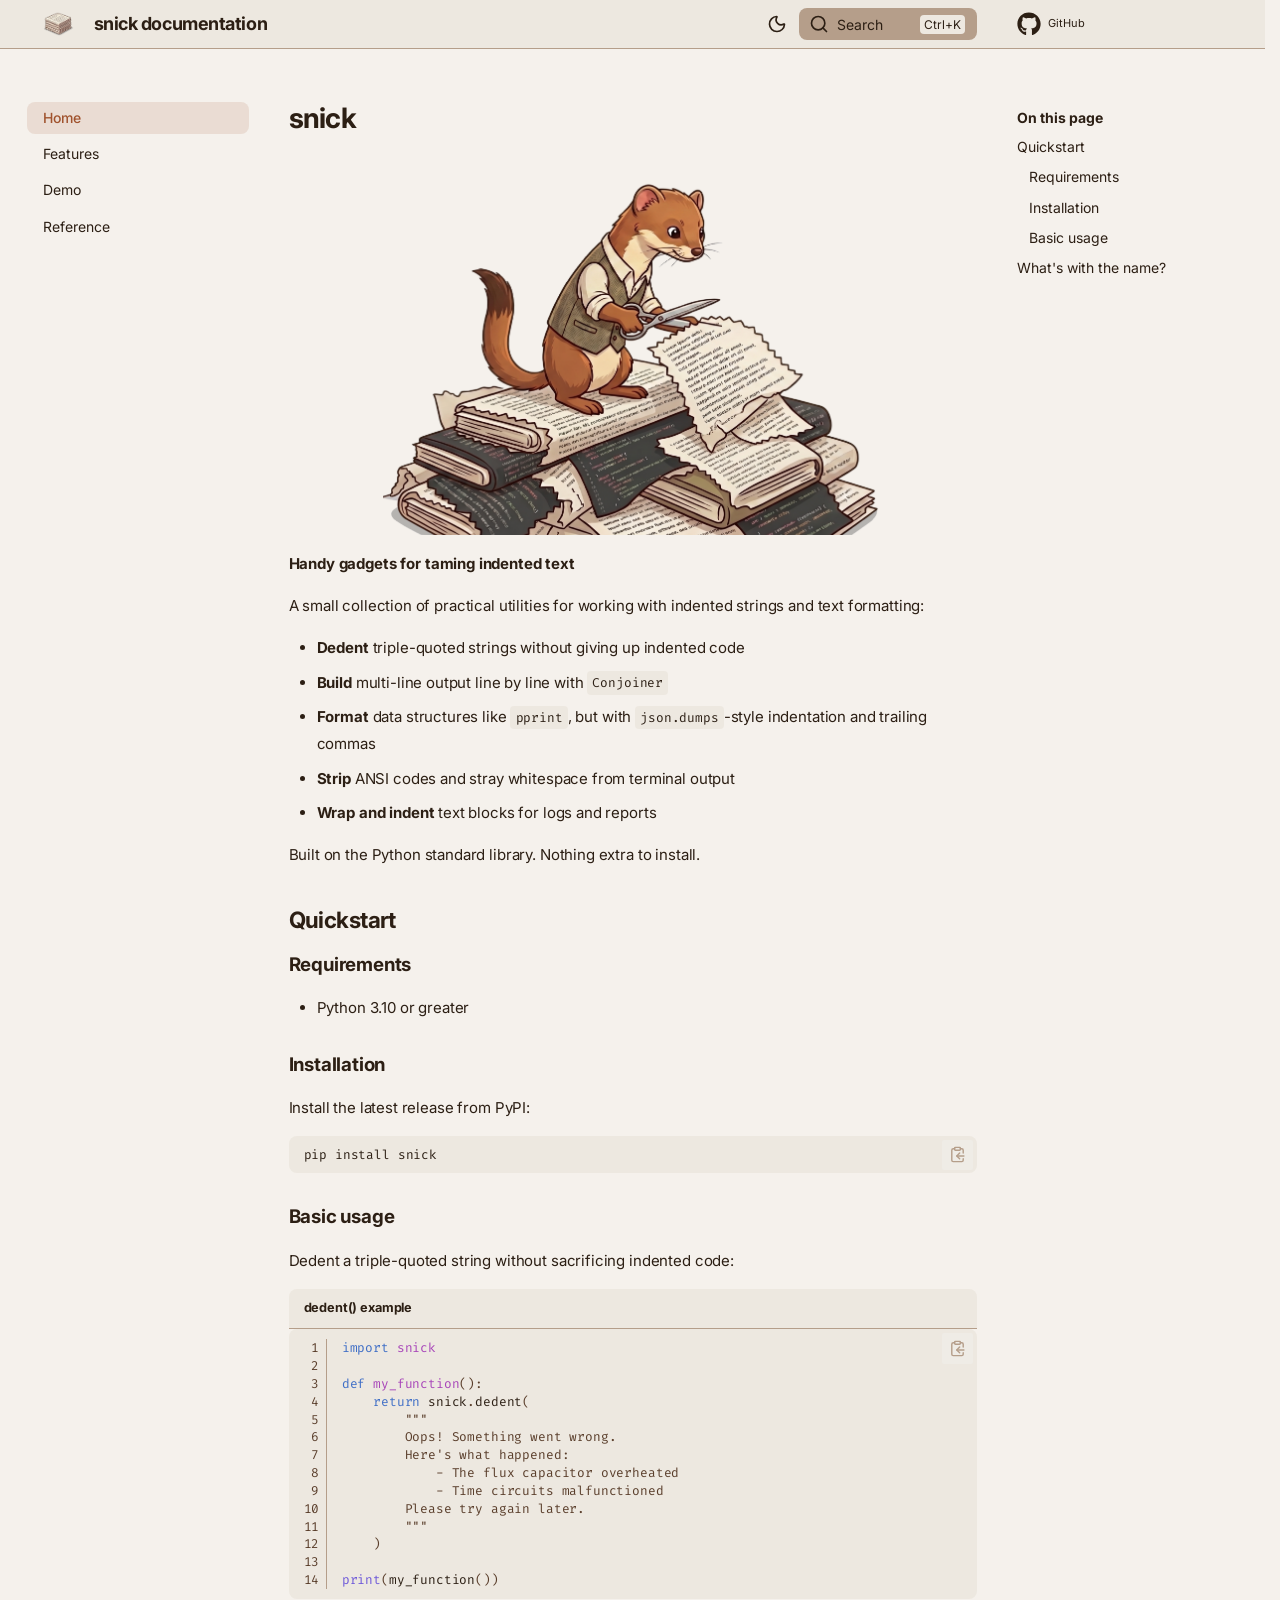
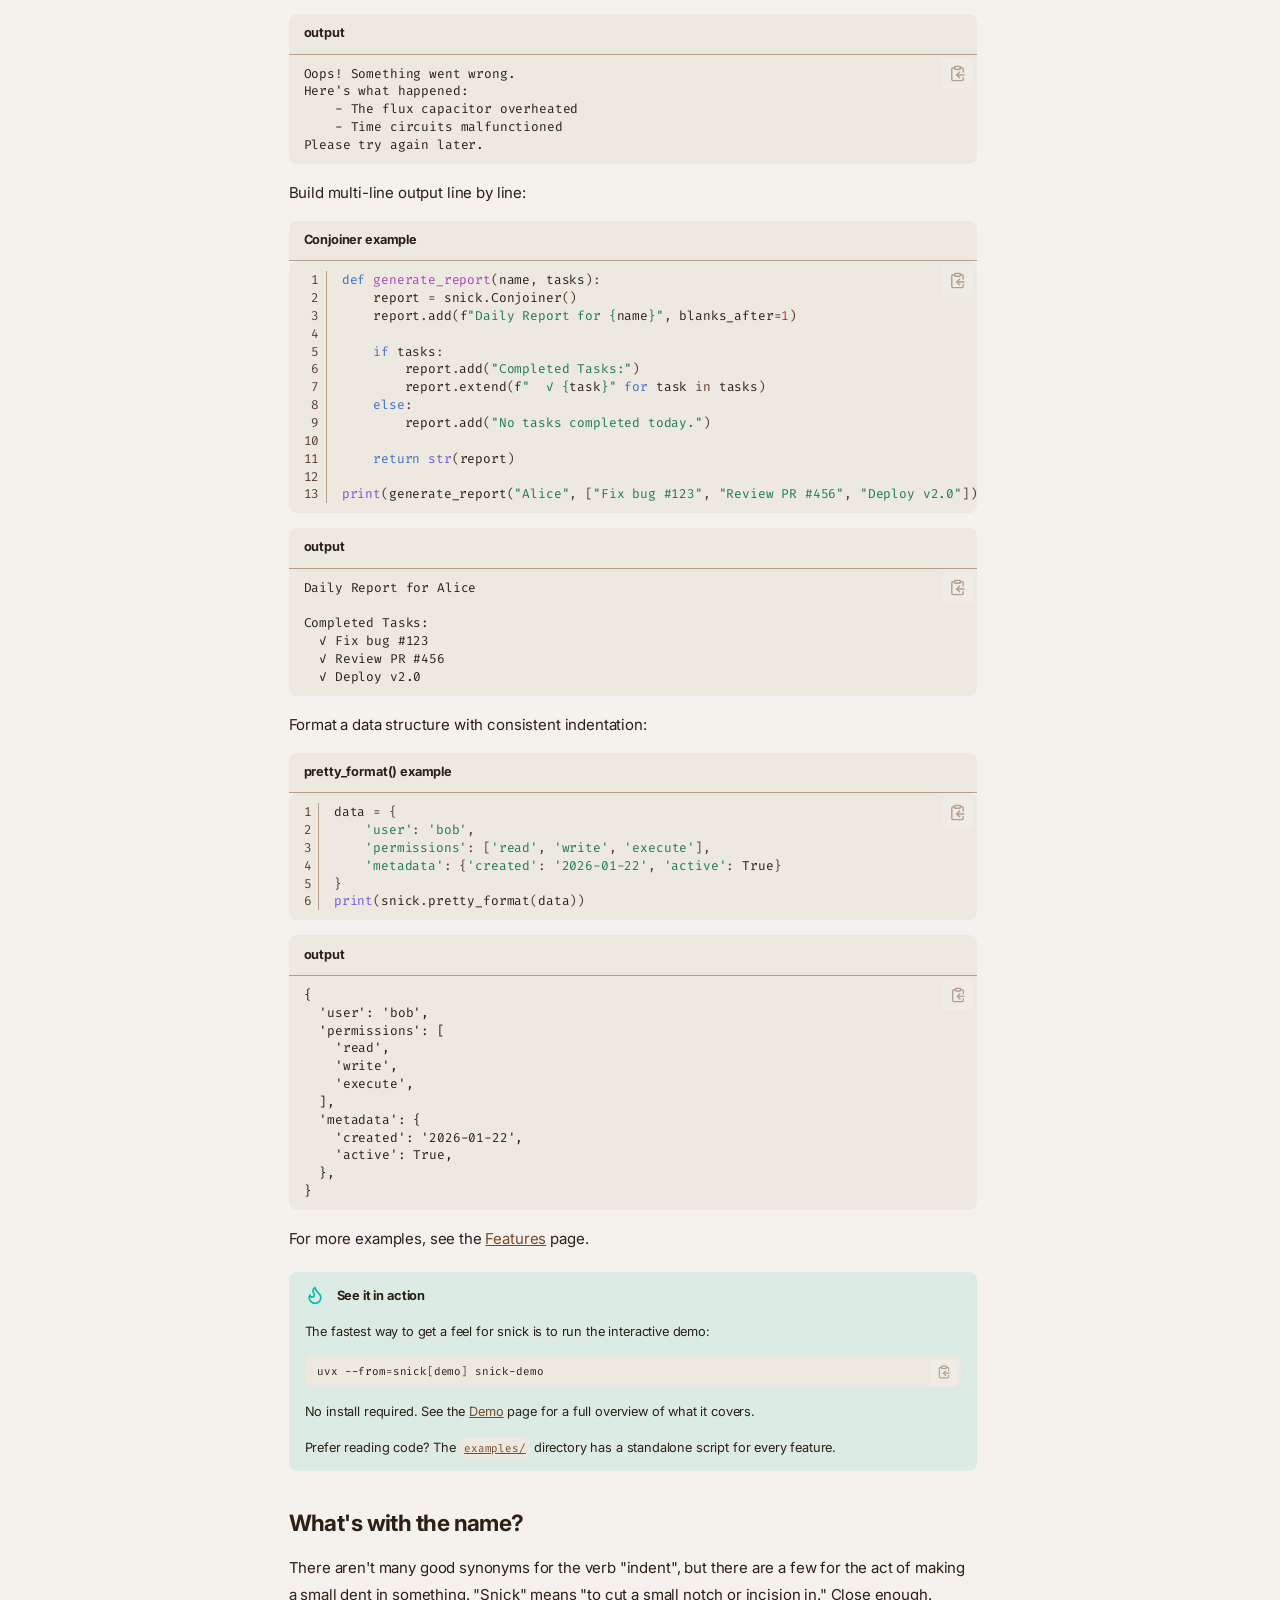
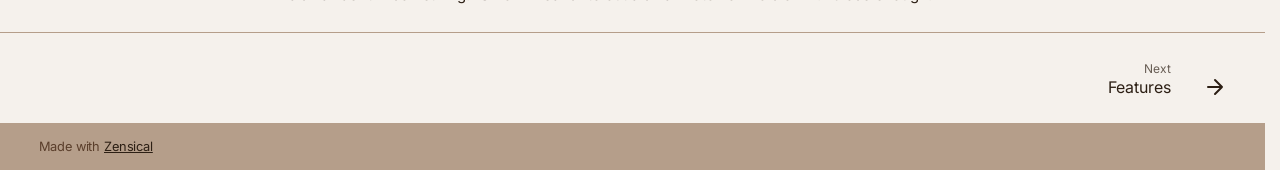
<file: index.html>
<!doctype html>
<html lang="en" class="no-js">
  <head>
    
      <meta charset="utf-8">
      <meta name="viewport" content="width=device-width,initial-scale=1">
      
      
      
        <link rel="canonical" href="https://dusktreader.github.io/snick/">
      
      
      
        <link rel="next" href="./features/">
      
      
        
      
      
      <link rel="icon" href="./images/snick-logo.png">
      <meta name="generator" content="zensical-0.0.33">
    
    
      
        <title>snick - snick documentation</title>
      
    
    
      
        
      
      <link rel="stylesheet" href="./assets/stylesheets/modern/main.53a7feaf.min.css">
      
        
          
        
        <link rel="stylesheet" href="./assets/stylesheets/modern/palette.dfe2e883.min.css">
      
      


    
    
      
    
    
      
        
        
        <link rel="preconnect" href="https://fonts.gstatic.com" crossorigin>
        <link rel="stylesheet" href="https://fonts.googleapis.com/css?family=Inter:300,300i,400,400i,500,500i,700,700i%7CFira+Code:400,400i,700,700i&amp;display=fallback">
        <style>:root{--md-text-font:"Inter";--md-code-font:"Fira Code"}</style>
      
    
    
      <link rel="stylesheet" href="./assets/stylesheets/extra.css">
    
    <script>__md_scope=new URL(".",location),__md_hash=e=>[...e].reduce(((e,t)=>(e<<5)-e+t.charCodeAt(0)),0),__md_get=(e,t=localStorage,a=__md_scope)=>JSON.parse(t.getItem(a.pathname+"."+e)),__md_set=(e,t,a=localStorage,_=__md_scope)=>{try{a.setItem(_.pathname+"."+e,JSON.stringify(t))}catch(e){}},document.documentElement.setAttribute("data-platform",navigator.platform)</script>
    
      

    
    
  </head>
  
  
    
    
      
    
    
    
    
    <body dir="ltr" data-md-color-scheme="default" data-md-color-primary="custom" data-md-color-accent="custom">
  
    
    <input class="md-toggle" data-md-toggle="drawer" type="checkbox" id="__drawer" autocomplete="off">
    <input class="md-toggle" data-md-toggle="search" type="checkbox" id="__search" autocomplete="off">
    <label class="md-overlay" for="__drawer" aria-label="Navigation"></label>
    <div data-md-component="skip">
      
        
        <a href="#snick" class="md-skip">
          Skip to content
        </a>
      
    </div>
    <div data-md-component="announce">
      
    </div>
    
    
      

  

<header class="md-header md-header--shadow" data-md-component="header">
  <nav class="md-header__inner md-grid" aria-label="Header">
    <a href="" title="snick documentation" class="md-header__button md-logo" aria-label="snick documentation" data-md-component="logo">
      
  <img src="./images/snick-logo.png" alt="snick documentation">

    </a>
    <label class="md-header__button md-icon" for="__drawer" aria-label="Navigation">
      
      <svg xmlns="http://www.w3.org/2000/svg" fill="none" stroke="currentColor" stroke-linecap="round" stroke-linejoin="round" stroke-width="2" class="lucide lucide-menu" viewBox="0 0 24 24"><path d="M4 5h16M4 12h16M4 19h16"/></svg>
    </label>
    <div class="md-header__title" data-md-component="header-title">
      <div class="md-header__ellipsis">
        <div class="md-header__topic">
          <span class="md-ellipsis">
            snick documentation
          </span>
        </div>
        <div class="md-header__topic" data-md-component="header-topic">
          <span class="md-ellipsis">
            
              snick
            
          </span>
        </div>
      </div>
    </div>
    
      
        <form class="md-header__option" data-md-component="palette">
  
    
    
    
    <input class="md-option" data-md-color-media="(prefers-color-scheme: light)" data-md-color-scheme="default" data-md-color-primary="custom" data-md-color-accent="custom"  aria-label="Switch to dark mode"  type="radio" name="__palette" id="__palette_0">
    
      <label class="md-header__button md-icon" title="Switch to dark mode" for="__palette_1" hidden>
        <svg xmlns="http://www.w3.org/2000/svg" fill="none" stroke="currentColor" stroke-linecap="round" stroke-linejoin="round" stroke-width="2" class="lucide lucide-moon" viewBox="0 0 24 24"><path d="M20.985 12.486a9 9 0 1 1-9.473-9.472c.405-.022.617.46.402.803a6 6 0 0 0 8.268 8.268c.344-.215.825-.004.803.401"/></svg>
      </label>
    
  
    
    
    
    <input class="md-option" data-md-color-media="(prefers-color-scheme: dark)" data-md-color-scheme="slate" data-md-color-primary="custom" data-md-color-accent="custom"  aria-label="Switch to light mode"  type="radio" name="__palette" id="__palette_1">
    
      <label class="md-header__button md-icon" title="Switch to light mode" for="__palette_0" hidden>
        <svg xmlns="http://www.w3.org/2000/svg" fill="none" stroke="currentColor" stroke-linecap="round" stroke-linejoin="round" stroke-width="2" class="lucide lucide-sun" viewBox="0 0 24 24"><circle cx="12" cy="12" r="4"/><path d="M12 2v2M12 20v2M4.93 4.93l1.41 1.41M17.66 17.66l1.41 1.41M2 12h2M20 12h2M6.34 17.66l-1.41 1.41M19.07 4.93l-1.41 1.41"/></svg>
      </label>
    
  
</form>
      
    
    
      <script>var palette=__md_get("__palette");if(palette&&palette.color){if("(prefers-color-scheme)"===palette.color.media){var media=matchMedia("(prefers-color-scheme: light)"),input=document.querySelector(media.matches?"[data-md-color-media='(prefers-color-scheme: light)']":"[data-md-color-media='(prefers-color-scheme: dark)']");palette.color.media=input.getAttribute("data-md-color-media"),palette.color.scheme=input.getAttribute("data-md-color-scheme"),palette.color.primary=input.getAttribute("data-md-color-primary"),palette.color.accent=input.getAttribute("data-md-color-accent")}for(var[key,value]of Object.entries(palette.color))document.body.setAttribute("data-md-color-"+key,value)}</script>
    
    
    
      
      
        <label class="md-header__button md-icon" for="__search" aria-label="Search">
          
          <svg xmlns="http://www.w3.org/2000/svg" fill="none" stroke="currentColor" stroke-linecap="round" stroke-linejoin="round" stroke-width="2" class="lucide lucide-search" viewBox="0 0 24 24"><path d="m21 21-4.34-4.34"/><circle cx="11" cy="11" r="8"/></svg>
        </label>
        <div class="md-search" data-md-component="search" role="dialog" aria-label="Search">
  <button type="button" class="md-search__button">
    Search
  </button>
</div>
      
    
    <div class="md-header__source">
      
        <a href="https://github.com/dusktreader/snick" title="Go to repository" class="md-source" data-md-component="source">
  <div class="md-source__icon md-icon">
    
    <svg xmlns="http://www.w3.org/2000/svg" viewBox="0 0 512 512"><!--! Font Awesome Free 7.2.0 by @fontawesome - https://fontawesome.com License - https://fontawesome.com/license/free (Icons: CC BY 4.0, Fonts: SIL OFL 1.1, Code: MIT License) Copyright 2026 Fonticons, Inc.--><path fill="currentColor" d="M173.9 397.4c0 2-2.3 3.6-5.2 3.6-3.3.3-5.6-1.3-5.6-3.6 0-2 2.3-3.6 5.2-3.6 3-.3 5.6 1.3 5.6 3.6m-31.1-4.5c-.7 2 1.3 4.3 4.3 4.9 2.6 1 5.6 0 6.2-2s-1.3-4.3-4.3-5.2c-2.6-.7-5.5.3-6.2 2.3m44.2-1.7c-2.9.7-4.9 2.6-4.6 4.9.3 2 2.9 3.3 5.9 2.6 2.9-.7 4.9-2.6 4.6-4.6-.3-1.9-3-3.2-5.9-2.9M252.8 8C114.1 8 8 113.3 8 252c0 110.9 69.8 205.8 169.5 239.2 12.8 2.3 17.3-5.6 17.3-12.1 0-6.2-.3-40.4-.3-61.4 0 0-70 15-84.7-29.8 0 0-11.4-29.1-27.8-36.6 0 0-22.9-15.7 1.6-15.4 0 0 24.9 2 38.6 25.8 21.9 38.6 58.6 27.5 72.9 20.9 2.3-16 8.8-27.1 16-33.7-55.9-6.2-112.3-14.3-112.3-110.5 0-27.5 7.6-41.3 23.6-58.9-2.6-6.5-11.1-33.3 2.6-67.9 20.9-6.5 69 27 69 27 20-5.6 41.5-8.5 62.8-8.5s42.8 2.9 62.8 8.5c0 0 48.1-33.6 69-27 13.7 34.7 5.2 61.4 2.6 67.9 16 17.7 25.8 31.5 25.8 58.9 0 96.5-58.9 104.2-114.8 110.5 9.2 7.9 17 22.9 17 46.4 0 33.7-.3 75.4-.3 83.6 0 6.5 4.6 14.4 17.3 12.1C436.2 457.8 504 362.9 504 252 504 113.3 391.5 8 252.8 8M105.2 352.9c-1.3 1-1 3.3.7 5.2 1.6 1.6 3.9 2.3 5.2 1 1.3-1 1-3.3-.7-5.2-1.6-1.6-3.9-2.3-5.2-1m-10.8-8.1c-.7 1.3.3 2.9 2.3 3.9 1.6 1 3.6.7 4.3-.7.7-1.3-.3-2.9-2.3-3.9-2-.6-3.6-.3-4.3.7m32.4 35.6c-1.6 1.3-1 4.3 1.3 6.2 2.3 2.3 5.2 2.6 6.5 1 1.3-1.3.7-4.3-1.3-6.2-2.2-2.3-5.2-2.6-6.5-1m-11.4-14.7c-1.6 1-1.6 3.6 0 5.9s4.3 3.3 5.6 2.3c1.6-1.3 1.6-3.9 0-6.2-1.4-2.3-4-3.3-5.6-2"/></svg>
  </div>
  <div class="md-source__repository">
    GitHub
  </div>
</a>
      
    </div>
  </nav>
  
</header>
    
    <div class="md-container" data-md-component="container">
      
      
        
          
        
      
      <main class="md-main" data-md-component="main">
        <div class="md-main__inner md-grid">
          
            
              
              <div class="md-sidebar md-sidebar--primary" data-md-component="sidebar" data-md-type="navigation" >
                <div class="md-sidebar__scrollwrap">
                  <div class="md-sidebar__inner">
                    



<nav class="md-nav md-nav--primary" aria-label="Navigation" data-md-level="0">
  <label class="md-nav__title" for="__drawer">
    <a href="" title="snick documentation" class="md-nav__button md-logo" aria-label="snick documentation" data-md-component="logo">
      
  <img src="./images/snick-logo.png" alt="snick documentation">

    </a>
    snick documentation
  </label>
  
    <div class="md-nav__source">
      <a href="https://github.com/dusktreader/snick" title="Go to repository" class="md-source" data-md-component="source">
  <div class="md-source__icon md-icon">
    
    <svg xmlns="http://www.w3.org/2000/svg" viewBox="0 0 512 512"><!--! Font Awesome Free 7.2.0 by @fontawesome - https://fontawesome.com License - https://fontawesome.com/license/free (Icons: CC BY 4.0, Fonts: SIL OFL 1.1, Code: MIT License) Copyright 2026 Fonticons, Inc.--><path fill="currentColor" d="M173.9 397.4c0 2-2.3 3.6-5.2 3.6-3.3.3-5.6-1.3-5.6-3.6 0-2 2.3-3.6 5.2-3.6 3-.3 5.6 1.3 5.6 3.6m-31.1-4.5c-.7 2 1.3 4.3 4.3 4.9 2.6 1 5.6 0 6.2-2s-1.3-4.3-4.3-5.2c-2.6-.7-5.5.3-6.2 2.3m44.2-1.7c-2.9.7-4.9 2.6-4.6 4.9.3 2 2.9 3.3 5.9 2.6 2.9-.7 4.9-2.6 4.6-4.6-.3-1.9-3-3.2-5.9-2.9M252.8 8C114.1 8 8 113.3 8 252c0 110.9 69.8 205.8 169.5 239.2 12.8 2.3 17.3-5.6 17.3-12.1 0-6.2-.3-40.4-.3-61.4 0 0-70 15-84.7-29.8 0 0-11.4-29.1-27.8-36.6 0 0-22.9-15.7 1.6-15.4 0 0 24.9 2 38.6 25.8 21.9 38.6 58.6 27.5 72.9 20.9 2.3-16 8.8-27.1 16-33.7-55.9-6.2-112.3-14.3-112.3-110.5 0-27.5 7.6-41.3 23.6-58.9-2.6-6.5-11.1-33.3 2.6-67.9 20.9-6.5 69 27 69 27 20-5.6 41.5-8.5 62.8-8.5s42.8 2.9 62.8 8.5c0 0 48.1-33.6 69-27 13.7 34.7 5.2 61.4 2.6 67.9 16 17.7 25.8 31.5 25.8 58.9 0 96.5-58.9 104.2-114.8 110.5 9.2 7.9 17 22.9 17 46.4 0 33.7-.3 75.4-.3 83.6 0 6.5 4.6 14.4 17.3 12.1C436.2 457.8 504 362.9 504 252 504 113.3 391.5 8 252.8 8M105.2 352.9c-1.3 1-1 3.3.7 5.2 1.6 1.6 3.9 2.3 5.2 1 1.3-1 1-3.3-.7-5.2-1.6-1.6-3.9-2.3-5.2-1m-10.8-8.1c-.7 1.3.3 2.9 2.3 3.9 1.6 1 3.6.7 4.3-.7.7-1.3-.3-2.9-2.3-3.9-2-.6-3.6-.3-4.3.7m32.4 35.6c-1.6 1.3-1 4.3 1.3 6.2 2.3 2.3 5.2 2.6 6.5 1 1.3-1.3.7-4.3-1.3-6.2-2.2-2.3-5.2-2.6-6.5-1m-11.4-14.7c-1.6 1-1.6 3.6 0 5.9s4.3 3.3 5.6 2.3c1.6-1.3 1.6-3.9 0-6.2-1.4-2.3-4-3.3-5.6-2"/></svg>
  </div>
  <div class="md-source__repository">
    GitHub
  </div>
</a>
    </div>
  
  <ul class="md-nav__list" data-md-scrollfix>
    
      
      
  
  
    
  
  
  
    <li class="md-nav__item md-nav__item--active">
      
      
      
      
        
      
      
        <label class="md-nav__link md-nav__link--active" for="__toc">
          
  
  
  <span class="md-ellipsis">
    
  
    Home
  

    
  </span>
  
  

          <span class="md-nav__icon md-icon"></span>
        </label>
      
      <a href="" class="md-nav__link md-nav__link--active">
        
  
  
  <span class="md-ellipsis">
    
  
    Home
  

    
  </span>
  
  

      </a>
      
        


<nav class="md-nav md-nav--secondary" aria-label="On this page">
  
  
  
    
  
  
    <label class="md-nav__title" for="__toc">
      <span class="md-nav__icon md-icon"></span>
      On this page
    </label>
    <ul class="md-nav__list" data-md-component="toc" data-md-scrollfix>
      
        <li class="md-nav__item">
  <a href="#quickstart" class="md-nav__link">
    <span class="md-ellipsis">
      
        Quickstart
      
    </span>
  </a>
  
    <nav class="md-nav" aria-label="Quickstart">
      <ul class="md-nav__list">
        
          <li class="md-nav__item">
  <a href="#requirements" class="md-nav__link">
    <span class="md-ellipsis">
      
        Requirements
      
    </span>
  </a>
  
</li>
        
          <li class="md-nav__item">
  <a href="#installation" class="md-nav__link">
    <span class="md-ellipsis">
      
        Installation
      
    </span>
  </a>
  
</li>
        
          <li class="md-nav__item">
  <a href="#basic-usage" class="md-nav__link">
    <span class="md-ellipsis">
      
        Basic usage
      
    </span>
  </a>
  
</li>
        
      </ul>
    </nav>
  
</li>
      
        <li class="md-nav__item">
  <a href="#whats-with-the-name" class="md-nav__link">
    <span class="md-ellipsis">
      
        What's with the name?
      
    </span>
  </a>
  
</li>
      
    </ul>
  
</nav>
      
    </li>
  

    
      
      
  
  
  
  
    <li class="md-nav__item">
      <a href="./features/" class="md-nav__link">
        
  
  
  <span class="md-ellipsis">
    
  
    Features
  

    
  </span>
  
  

      </a>
    </li>
  

    
      
      
  
  
  
  
    <li class="md-nav__item">
      <a href="./demo/" class="md-nav__link">
        
  
  
  <span class="md-ellipsis">
    
  
    Demo
  

    
  </span>
  
  

      </a>
    </li>
  

    
      
      
  
  
  
  
    <li class="md-nav__item">
      <a href="./reference/" class="md-nav__link">
        
  
  
  <span class="md-ellipsis">
    
  
    Reference
  

    
  </span>
  
  

      </a>
    </li>
  

    
  </ul>
</nav>
                  </div>
                </div>
              </div>
            
            
              
              <div class="md-sidebar md-sidebar--secondary" data-md-component="sidebar" data-md-type="toc" >
                <div class="md-sidebar__scrollwrap">
                  
                    
                    
                    
                      
                    
                    
                      <input class="md-nav__toggle md-toggle" type="checkbox" id="__toc">
                      <div class="md-sidebar-button__wrapper">
                        <label class="md-sidebar-button" for="__toc"></label>
                      </div>
                    
                  
                  <div class="md-sidebar__inner">
                    


<nav class="md-nav md-nav--secondary" aria-label="On this page">
  
  
  
    
  
  
    <label class="md-nav__title" for="__toc">
      <span class="md-nav__icon md-icon"></span>
      On this page
    </label>
    <ul class="md-nav__list" data-md-component="toc" data-md-scrollfix>
      
        <li class="md-nav__item">
  <a href="#quickstart" class="md-nav__link">
    <span class="md-ellipsis">
      
        Quickstart
      
    </span>
  </a>
  
    <nav class="md-nav" aria-label="Quickstart">
      <ul class="md-nav__list">
        
          <li class="md-nav__item">
  <a href="#requirements" class="md-nav__link">
    <span class="md-ellipsis">
      
        Requirements
      
    </span>
  </a>
  
</li>
        
          <li class="md-nav__item">
  <a href="#installation" class="md-nav__link">
    <span class="md-ellipsis">
      
        Installation
      
    </span>
  </a>
  
</li>
        
          <li class="md-nav__item">
  <a href="#basic-usage" class="md-nav__link">
    <span class="md-ellipsis">
      
        Basic usage
      
    </span>
  </a>
  
</li>
        
      </ul>
    </nav>
  
</li>
      
        <li class="md-nav__item">
  <a href="#whats-with-the-name" class="md-nav__link">
    <span class="md-ellipsis">
      
        What's with the name?
      
    </span>
  </a>
  
</li>
      
    </ul>
  
</nav>
                  </div>
                </div>
              </div>
            
          
          
            <div class="md-content" data-md-component="content">
              
              <article class="md-content__inner md-typeset">
                
                  
  
  


<h1 id="snick">snick</h1>
<p><img alt="snick-hero" class="hero-image" src="images/snick-hero.png" width="500" /></p>
<p><strong>Handy gadgets for taming indented text</strong></p>
<p>A small collection of practical utilities for working with indented strings and text formatting:</p>
<ul>
<li><strong>Dedent</strong> triple-quoted strings without giving up indented code</li>
<li><strong>Build</strong> multi-line output line by line with <code>Conjoiner</code></li>
<li><strong>Format</strong> data structures like <code>pprint</code>, but with <code>json.dumps</code>-style indentation and trailing commas</li>
<li><strong>Strip</strong> ANSI codes and stray whitespace from terminal output</li>
<li><strong>Wrap and indent</strong> text blocks for logs and reports</li>
</ul>
<p>Built on the Python standard library. Nothing extra to install.</p>
<h2 id="quickstart">Quickstart</h2>
<h3 id="requirements">Requirements</h3>
<ul>
<li>Python 3.10 or greater</li>
</ul>
<h3 id="installation">Installation</h3>
<p>Install the latest release from PyPI:</p>
<div class="language-shell highlight"><pre><span></span><code><span id="__span-0-1"><a id="__codelineno-0-1" name="__codelineno-0-1" href="#__codelineno-0-1"></a>pip<span class="w"> </span>install<span class="w"> </span>snick
</span></code></pre></div>
<h3 id="basic-usage">Basic usage</h3>
<p>Dedent a triple-quoted string without sacrificing indented code:</p>
<div class="language-python highlight"><table class="highlighttable"><tr><th colspan="2" class="filename"><span class="filename">dedent() example</span></th></tr><tr><td class="linenos"><div class="linenodiv"><pre><span></span><span class="normal"><a href="#__codelineno-1-1"> 1</a></span>
<span class="normal"><a href="#__codelineno-1-2"> 2</a></span>
<span class="normal"><a href="#__codelineno-1-3"> 3</a></span>
<span class="normal"><a href="#__codelineno-1-4"> 4</a></span>
<span class="normal"><a href="#__codelineno-1-5"> 5</a></span>
<span class="normal"><a href="#__codelineno-1-6"> 6</a></span>
<span class="normal"><a href="#__codelineno-1-7"> 7</a></span>
<span class="normal"><a href="#__codelineno-1-8"> 8</a></span>
<span class="normal"><a href="#__codelineno-1-9"> 9</a></span>
<span class="normal"><a href="#__codelineno-1-10">10</a></span>
<span class="normal"><a href="#__codelineno-1-11">11</a></span>
<span class="normal"><a href="#__codelineno-1-12">12</a></span>
<span class="normal"><a href="#__codelineno-1-13">13</a></span>
<span class="normal"><a href="#__codelineno-1-14">14</a></span></pre></div></td><td class="code"><div><pre><span></span><code><span id="__span-1-1"><a id="__codelineno-1-1" name="__codelineno-1-1"></a><span class="kn">import</span><span class="w"> </span><span class="nn">snick</span>
</span><span id="__span-1-2"><a id="__codelineno-1-2" name="__codelineno-1-2"></a>
</span><span id="__span-1-3"><a id="__codelineno-1-3" name="__codelineno-1-3"></a><span class="k">def</span><span class="w"> </span><span class="nf">my_function</span><span class="p">():</span>
</span><span id="__span-1-4"><a id="__codelineno-1-4" name="__codelineno-1-4"></a>    <span class="k">return</span> <span class="n">snick</span><span class="o">.</span><span class="n">dedent</span><span class="p">(</span>
</span><span id="__span-1-5"><a id="__codelineno-1-5" name="__codelineno-1-5"></a><span class="w">        </span><span class="sd">&quot;&quot;&quot;</span>
</span><span id="__span-1-6"><a id="__codelineno-1-6" name="__codelineno-1-6"></a><span class="sd">        Oops! Something went wrong.</span>
</span><span id="__span-1-7"><a id="__codelineno-1-7" name="__codelineno-1-7"></a><span class="sd">        Here&#39;s what happened:</span>
</span><span id="__span-1-8"><a id="__codelineno-1-8" name="__codelineno-1-8"></a><span class="sd">            - The flux capacitor overheated</span>
</span><span id="__span-1-9"><a id="__codelineno-1-9" name="__codelineno-1-9"></a><span class="sd">            - Time circuits malfunctioned</span>
</span><span id="__span-1-10"><a id="__codelineno-1-10" name="__codelineno-1-10"></a><span class="sd">        Please try again later.</span>
</span><span id="__span-1-11"><a id="__codelineno-1-11" name="__codelineno-1-11"></a><span class="sd">        &quot;&quot;&quot;</span>
</span><span id="__span-1-12"><a id="__codelineno-1-12" name="__codelineno-1-12"></a>    <span class="p">)</span>
</span><span id="__span-1-13"><a id="__codelineno-1-13" name="__codelineno-1-13"></a>
</span><span id="__span-1-14"><a id="__codelineno-1-14" name="__codelineno-1-14"></a><span class="nb">print</span><span class="p">(</span><span class="n">my_function</span><span class="p">())</span>
</span></code></pre></div></td></tr></table></div>
<div class="language-text highlight"><span class="filename">output</span><pre><span></span><code><span id="__span-2-1"><a id="__codelineno-2-1" name="__codelineno-2-1" href="#__codelineno-2-1"></a>Oops! Something went wrong.
</span><span id="__span-2-2"><a id="__codelineno-2-2" name="__codelineno-2-2" href="#__codelineno-2-2"></a>Here&#39;s what happened:
</span><span id="__span-2-3"><a id="__codelineno-2-3" name="__codelineno-2-3" href="#__codelineno-2-3"></a>    - The flux capacitor overheated
</span><span id="__span-2-4"><a id="__codelineno-2-4" name="__codelineno-2-4" href="#__codelineno-2-4"></a>    - Time circuits malfunctioned
</span><span id="__span-2-5"><a id="__codelineno-2-5" name="__codelineno-2-5" href="#__codelineno-2-5"></a>Please try again later.
</span></code></pre></div>
<p>Build multi-line output line by line:</p>
<div class="language-python highlight"><table class="highlighttable"><tr><th colspan="2" class="filename"><span class="filename">Conjoiner example</span></th></tr><tr><td class="linenos"><div class="linenodiv"><pre><span></span><span class="normal"><a href="#__codelineno-3-1"> 1</a></span>
<span class="normal"><a href="#__codelineno-3-2"> 2</a></span>
<span class="normal"><a href="#__codelineno-3-3"> 3</a></span>
<span class="normal"><a href="#__codelineno-3-4"> 4</a></span>
<span class="normal"><a href="#__codelineno-3-5"> 5</a></span>
<span class="normal"><a href="#__codelineno-3-6"> 6</a></span>
<span class="normal"><a href="#__codelineno-3-7"> 7</a></span>
<span class="normal"><a href="#__codelineno-3-8"> 8</a></span>
<span class="normal"><a href="#__codelineno-3-9"> 9</a></span>
<span class="normal"><a href="#__codelineno-3-10">10</a></span>
<span class="normal"><a href="#__codelineno-3-11">11</a></span>
<span class="normal"><a href="#__codelineno-3-12">12</a></span>
<span class="normal"><a href="#__codelineno-3-13">13</a></span></pre></div></td><td class="code"><div><pre><span></span><code><span id="__span-3-1"><a id="__codelineno-3-1" name="__codelineno-3-1"></a><span class="k">def</span><span class="w"> </span><span class="nf">generate_report</span><span class="p">(</span><span class="n">name</span><span class="p">,</span> <span class="n">tasks</span><span class="p">):</span>
</span><span id="__span-3-2"><a id="__codelineno-3-2" name="__codelineno-3-2"></a>    <span class="n">report</span> <span class="o">=</span> <span class="n">snick</span><span class="o">.</span><span class="n">Conjoiner</span><span class="p">()</span>
</span><span id="__span-3-3"><a id="__codelineno-3-3" name="__codelineno-3-3"></a>    <span class="n">report</span><span class="o">.</span><span class="n">add</span><span class="p">(</span><span class="sa">f</span><span class="s2">&quot;Daily Report for </span><span class="si">{</span><span class="n">name</span><span class="si">}</span><span class="s2">&quot;</span><span class="p">,</span> <span class="n">blanks_after</span><span class="o">=</span><span class="mi">1</span><span class="p">)</span>
</span><span id="__span-3-4"><a id="__codelineno-3-4" name="__codelineno-3-4"></a>
</span><span id="__span-3-5"><a id="__codelineno-3-5" name="__codelineno-3-5"></a>    <span class="k">if</span> <span class="n">tasks</span><span class="p">:</span>
</span><span id="__span-3-6"><a id="__codelineno-3-6" name="__codelineno-3-6"></a>        <span class="n">report</span><span class="o">.</span><span class="n">add</span><span class="p">(</span><span class="s2">&quot;Completed Tasks:&quot;</span><span class="p">)</span>
</span><span id="__span-3-7"><a id="__codelineno-3-7" name="__codelineno-3-7"></a>        <span class="n">report</span><span class="o">.</span><span class="n">extend</span><span class="p">(</span><span class="sa">f</span><span class="s2">&quot;  ✓ </span><span class="si">{</span><span class="n">task</span><span class="si">}</span><span class="s2">&quot;</span> <span class="k">for</span> <span class="n">task</span> <span class="ow">in</span> <span class="n">tasks</span><span class="p">)</span>
</span><span id="__span-3-8"><a id="__codelineno-3-8" name="__codelineno-3-8"></a>    <span class="k">else</span><span class="p">:</span>
</span><span id="__span-3-9"><a id="__codelineno-3-9" name="__codelineno-3-9"></a>        <span class="n">report</span><span class="o">.</span><span class="n">add</span><span class="p">(</span><span class="s2">&quot;No tasks completed today.&quot;</span><span class="p">)</span>
</span><span id="__span-3-10"><a id="__codelineno-3-10" name="__codelineno-3-10"></a>
</span><span id="__span-3-11"><a id="__codelineno-3-11" name="__codelineno-3-11"></a>    <span class="k">return</span> <span class="nb">str</span><span class="p">(</span><span class="n">report</span><span class="p">)</span>
</span><span id="__span-3-12"><a id="__codelineno-3-12" name="__codelineno-3-12"></a>
</span><span id="__span-3-13"><a id="__codelineno-3-13" name="__codelineno-3-13"></a><span class="nb">print</span><span class="p">(</span><span class="n">generate_report</span><span class="p">(</span><span class="s2">&quot;Alice&quot;</span><span class="p">,</span> <span class="p">[</span><span class="s2">&quot;Fix bug #123&quot;</span><span class="p">,</span> <span class="s2">&quot;Review PR #456&quot;</span><span class="p">,</span> <span class="s2">&quot;Deploy v2.0&quot;</span><span class="p">]))</span>
</span></code></pre></div></td></tr></table></div>
<div class="language-text highlight"><span class="filename">output</span><pre><span></span><code><span id="__span-4-1"><a id="__codelineno-4-1" name="__codelineno-4-1" href="#__codelineno-4-1"></a>Daily Report for Alice
</span><span id="__span-4-2"><a id="__codelineno-4-2" name="__codelineno-4-2" href="#__codelineno-4-2"></a>
</span><span id="__span-4-3"><a id="__codelineno-4-3" name="__codelineno-4-3" href="#__codelineno-4-3"></a>Completed Tasks:
</span><span id="__span-4-4"><a id="__codelineno-4-4" name="__codelineno-4-4" href="#__codelineno-4-4"></a>  ✓ Fix bug #123
</span><span id="__span-4-5"><a id="__codelineno-4-5" name="__codelineno-4-5" href="#__codelineno-4-5"></a>  ✓ Review PR #456
</span><span id="__span-4-6"><a id="__codelineno-4-6" name="__codelineno-4-6" href="#__codelineno-4-6"></a>  ✓ Deploy v2.0
</span></code></pre></div>
<p>Format a data structure with consistent indentation:</p>
<div class="language-python highlight"><table class="highlighttable"><tr><th colspan="2" class="filename"><span class="filename">pretty_format() example</span></th></tr><tr><td class="linenos"><div class="linenodiv"><pre><span></span><span class="normal"><a href="#__codelineno-5-1">1</a></span>
<span class="normal"><a href="#__codelineno-5-2">2</a></span>
<span class="normal"><a href="#__codelineno-5-3">3</a></span>
<span class="normal"><a href="#__codelineno-5-4">4</a></span>
<span class="normal"><a href="#__codelineno-5-5">5</a></span>
<span class="normal"><a href="#__codelineno-5-6">6</a></span></pre></div></td><td class="code"><div><pre><span></span><code><span id="__span-5-1"><a id="__codelineno-5-1" name="__codelineno-5-1"></a><span class="n">data</span> <span class="o">=</span> <span class="p">{</span>
</span><span id="__span-5-2"><a id="__codelineno-5-2" name="__codelineno-5-2"></a>    <span class="s1">&#39;user&#39;</span><span class="p">:</span> <span class="s1">&#39;bob&#39;</span><span class="p">,</span>
</span><span id="__span-5-3"><a id="__codelineno-5-3" name="__codelineno-5-3"></a>    <span class="s1">&#39;permissions&#39;</span><span class="p">:</span> <span class="p">[</span><span class="s1">&#39;read&#39;</span><span class="p">,</span> <span class="s1">&#39;write&#39;</span><span class="p">,</span> <span class="s1">&#39;execute&#39;</span><span class="p">],</span>
</span><span id="__span-5-4"><a id="__codelineno-5-4" name="__codelineno-5-4"></a>    <span class="s1">&#39;metadata&#39;</span><span class="p">:</span> <span class="p">{</span><span class="s1">&#39;created&#39;</span><span class="p">:</span> <span class="s1">&#39;2026-01-22&#39;</span><span class="p">,</span> <span class="s1">&#39;active&#39;</span><span class="p">:</span> <span class="kc">True</span><span class="p">}</span>
</span><span id="__span-5-5"><a id="__codelineno-5-5" name="__codelineno-5-5"></a><span class="p">}</span>
</span><span id="__span-5-6"><a id="__codelineno-5-6" name="__codelineno-5-6"></a><span class="nb">print</span><span class="p">(</span><span class="n">snick</span><span class="o">.</span><span class="n">pretty_format</span><span class="p">(</span><span class="n">data</span><span class="p">))</span>
</span></code></pre></div></td></tr></table></div>
<div class="language-text highlight"><span class="filename">output</span><pre><span></span><code><span id="__span-6-1"><a id="__codelineno-6-1" name="__codelineno-6-1" href="#__codelineno-6-1"></a>{
</span><span id="__span-6-2"><a id="__codelineno-6-2" name="__codelineno-6-2" href="#__codelineno-6-2"></a>  &#39;user&#39;: &#39;bob&#39;,
</span><span id="__span-6-3"><a id="__codelineno-6-3" name="__codelineno-6-3" href="#__codelineno-6-3"></a>  &#39;permissions&#39;: [
</span><span id="__span-6-4"><a id="__codelineno-6-4" name="__codelineno-6-4" href="#__codelineno-6-4"></a>    &#39;read&#39;,
</span><span id="__span-6-5"><a id="__codelineno-6-5" name="__codelineno-6-5" href="#__codelineno-6-5"></a>    &#39;write&#39;,
</span><span id="__span-6-6"><a id="__codelineno-6-6" name="__codelineno-6-6" href="#__codelineno-6-6"></a>    &#39;execute&#39;,
</span><span id="__span-6-7"><a id="__codelineno-6-7" name="__codelineno-6-7" href="#__codelineno-6-7"></a>  ],
</span><span id="__span-6-8"><a id="__codelineno-6-8" name="__codelineno-6-8" href="#__codelineno-6-8"></a>  &#39;metadata&#39;: {
</span><span id="__span-6-9"><a id="__codelineno-6-9" name="__codelineno-6-9" href="#__codelineno-6-9"></a>    &#39;created&#39;: &#39;2026-01-22&#39;,
</span><span id="__span-6-10"><a id="__codelineno-6-10" name="__codelineno-6-10" href="#__codelineno-6-10"></a>    &#39;active&#39;: True,
</span><span id="__span-6-11"><a id="__codelineno-6-11" name="__codelineno-6-11" href="#__codelineno-6-11"></a>  },
</span><span id="__span-6-12"><a id="__codelineno-6-12" name="__codelineno-6-12" href="#__codelineno-6-12"></a>}
</span></code></pre></div>
<p>For more examples, see the <a href="features/">Features</a> page.</p>
<div class="admonition tip">
<p class="admonition-title">See it in action</p>
<p>The fastest way to get a feel for snick is to run the interactive demo:</p>
<div class="language-shell highlight"><pre><span></span><code><span id="__span-7-1"><a id="__codelineno-7-1" name="__codelineno-7-1" href="#__codelineno-7-1"></a>uvx<span class="w"> </span>--from<span class="o">=</span>snick<span class="o">[</span>demo<span class="o">]</span><span class="w"> </span>snick-demo
</span></code></pre></div>
<p>No install required. See the <a href="demo/">Demo</a> page for a full overview of what it covers.</p>
<p>Prefer reading code? The <a href="https://github.com/dusktreader/snick/tree/main/examples"><code>examples/</code></a>
directory has a standalone script for every feature.</p>
</div>
<h2 id="whats-with-the-name">What's with the name?</h2>
<p>There aren't many good synonyms for the verb "indent", but there are a few for the act of making a small dent in
something. "Snick" means "to cut a small notch or incision in." Close enough.</p>














                
              </article>
            </div>
          
          
<script>var target=document.getElementById(location.hash.slice(1));target&&target.name&&(target.checked=target.name.startsWith("__tabbed_"))</script>
        </div>
        
      </main>
      
        <footer class="md-footer">
  
    
      
      <nav class="md-footer__inner md-grid" aria-label="Footer" >
        
        
          
          <a href="./features/" class="md-footer__link md-footer__link--next" aria-label="Next: Features">
            <div class="md-footer__title">
              <span class="md-footer__direction">
                Next
              </span>
              <div class="md-ellipsis">
                Features
              </div>
            </div>
            <div class="md-footer__button md-icon">
              
              <svg xmlns="http://www.w3.org/2000/svg" fill="none" stroke="currentColor" stroke-linecap="round" stroke-linejoin="round" stroke-width="2" class="lucide lucide-arrow-right" viewBox="0 0 24 24"><path d="M5 12h14M12 5l7 7-7 7"/></svg>
            </div>
          </a>
        
      </nav>
    
  
  <div class="md-footer-meta md-typeset">
    <div class="md-footer-meta__inner md-grid">
      <div class="md-copyright">
  
  
    Made with
    <a href="https://zensical.org/" target="_blank" rel="noopener">
      Zensical
    </a>
  
</div>
      
    </div>
  </div>
</footer>
      
    </div>
    <div class="md-dialog" data-md-component="dialog">
      <div class="md-dialog__inner md-typeset"></div>
    </div>
    
    
    
      
      
      <script id="__config" type="application/json">{"annotate":null,"base":".","features":["content.code.copy","navigation.expand","navigation.footer","navigation.tracking"],"search":"./assets/javascripts/workers/search.e2d2d235.min.js","tags":null,"translations":{"clipboard.copied":"Copied to clipboard","clipboard.copy":"Copy to clipboard","search.result.more.one":"1 more on this page","search.result.more.other":"# more on this page","search.result.none":"No matching documents","search.result.one":"1 matching document","search.result.other":"# matching documents","search.result.placeholder":"Type to start searching","search.result.term.missing":"Missing","select.version":"Select version"},"version":null}</script>
    
    
      <script src="./assets/javascripts/bundle.63456bd9.min.js"></script>
      
    
  </body>
</html>
</file>
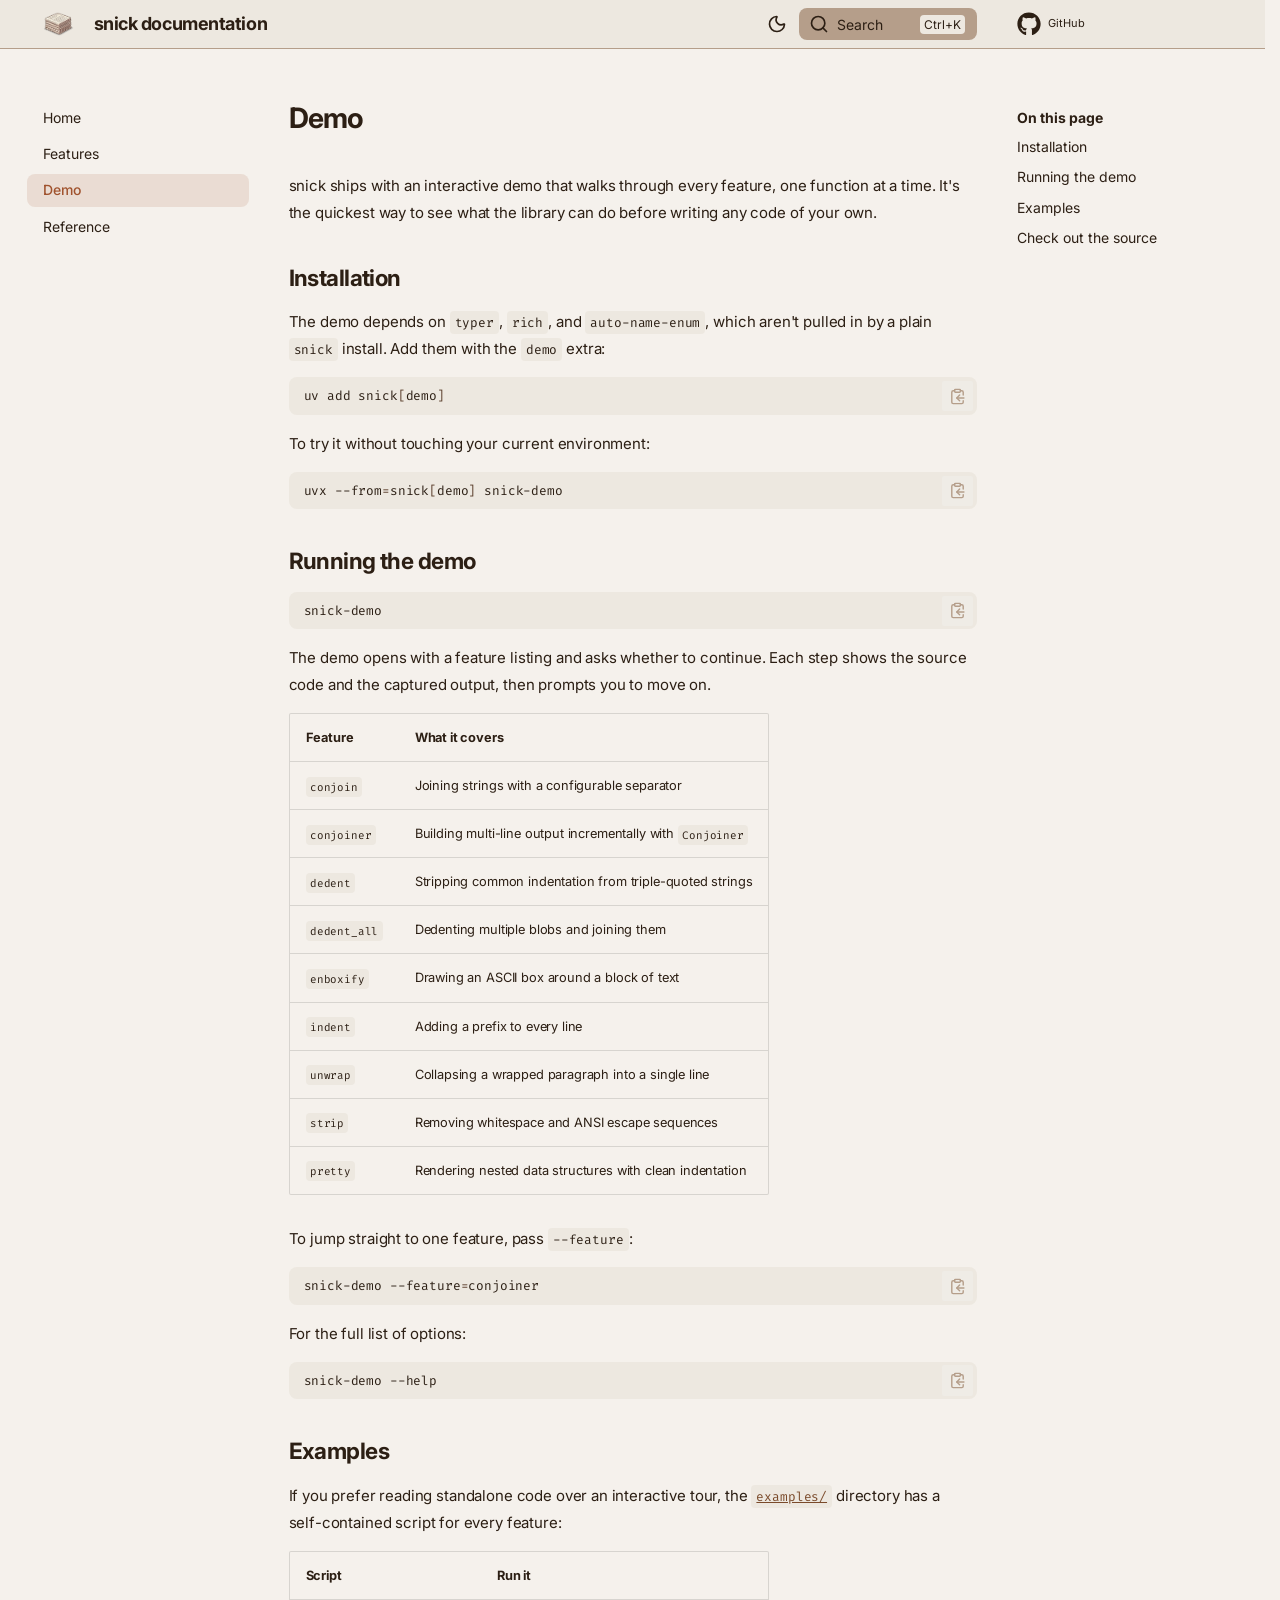
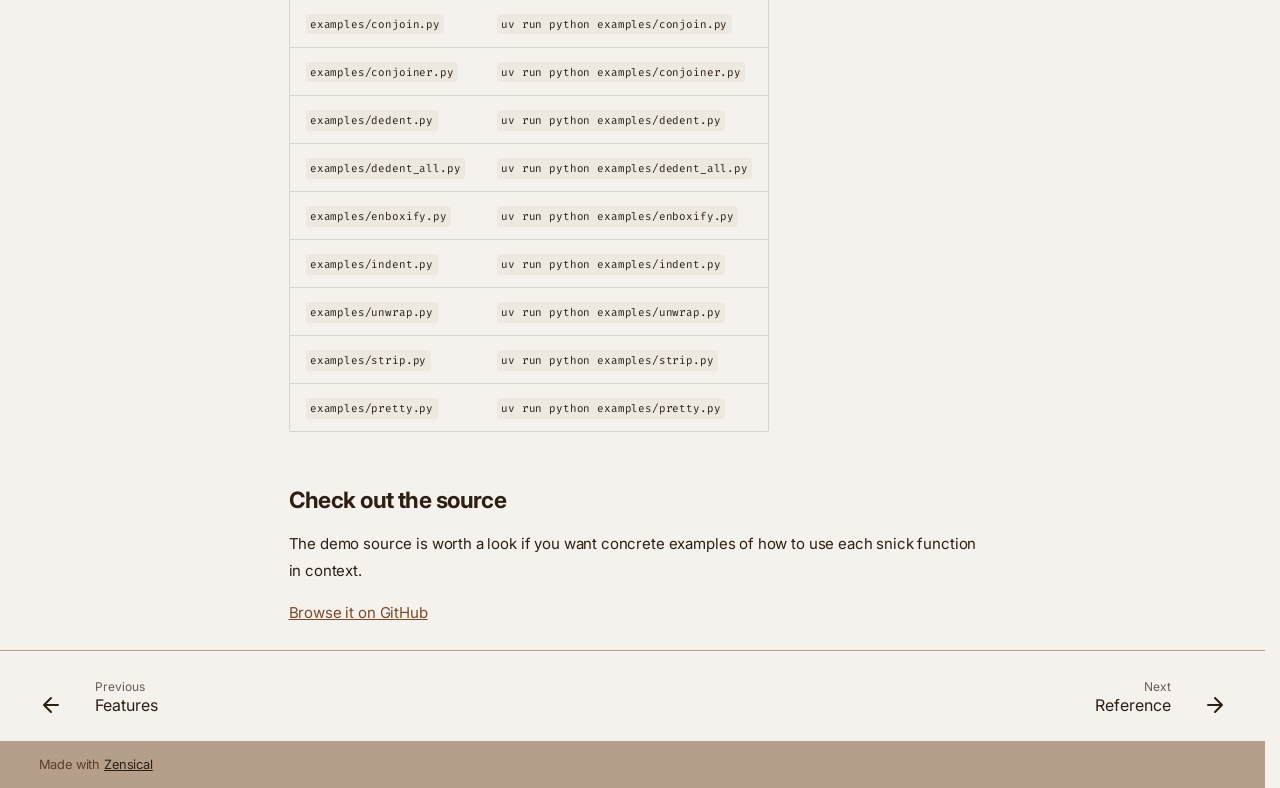
<file: demo/index.html>
<!doctype html>
<html lang="en" class="no-js">
  <head>
    
      <meta charset="utf-8">
      <meta name="viewport" content="width=device-width,initial-scale=1">
      
      
      
        <link rel="canonical" href="https://dusktreader.github.io/snick/demo/">
      
      
        <link rel="prev" href="../features/">
      
      
        <link rel="next" href="../reference/">
      
      
        
      
      
      <link rel="icon" href="../images/snick-logo.png">
      <meta name="generator" content="zensical-0.0.33">
    
    
      
        <title>Demo - snick documentation</title>
      
    
    
      
        
      
      <link rel="stylesheet" href="../assets/stylesheets/modern/main.53a7feaf.min.css">
      
        
          
        
        <link rel="stylesheet" href="../assets/stylesheets/modern/palette.dfe2e883.min.css">
      
      


    
    
      
    
    
      
        
        
        <link rel="preconnect" href="https://fonts.gstatic.com" crossorigin>
        <link rel="stylesheet" href="https://fonts.googleapis.com/css?family=Inter:300,300i,400,400i,500,500i,700,700i%7CFira+Code:400,400i,700,700i&amp;display=fallback">
        <style>:root{--md-text-font:"Inter";--md-code-font:"Fira Code"}</style>
      
    
    
      <link rel="stylesheet" href="../assets/stylesheets/extra.css">
    
    <script>__md_scope=new URL("..",location),__md_hash=e=>[...e].reduce(((e,t)=>(e<<5)-e+t.charCodeAt(0)),0),__md_get=(e,t=localStorage,a=__md_scope)=>JSON.parse(t.getItem(a.pathname+"."+e)),__md_set=(e,t,a=localStorage,_=__md_scope)=>{try{a.setItem(_.pathname+"."+e,JSON.stringify(t))}catch(e){}},document.documentElement.setAttribute("data-platform",navigator.platform)</script>
    
      

    
    
  </head>
  
  
    
    
      
    
    
    
    
    <body dir="ltr" data-md-color-scheme="default" data-md-color-primary="custom" data-md-color-accent="custom">
  
    
    <input class="md-toggle" data-md-toggle="drawer" type="checkbox" id="__drawer" autocomplete="off">
    <input class="md-toggle" data-md-toggle="search" type="checkbox" id="__search" autocomplete="off">
    <label class="md-overlay" for="__drawer" aria-label="Navigation"></label>
    <div data-md-component="skip">
      
        
        <a href="#demo" class="md-skip">
          Skip to content
        </a>
      
    </div>
    <div data-md-component="announce">
      
    </div>
    
    
      

  

<header class="md-header md-header--shadow" data-md-component="header">
  <nav class="md-header__inner md-grid" aria-label="Header">
    <a href="./.." title="snick documentation" class="md-header__button md-logo" aria-label="snick documentation" data-md-component="logo">
      
  <img src="../images/snick-logo.png" alt="snick documentation">

    </a>
    <label class="md-header__button md-icon" for="__drawer" aria-label="Navigation">
      
      <svg xmlns="http://www.w3.org/2000/svg" fill="none" stroke="currentColor" stroke-linecap="round" stroke-linejoin="round" stroke-width="2" class="lucide lucide-menu" viewBox="0 0 24 24"><path d="M4 5h16M4 12h16M4 19h16"/></svg>
    </label>
    <div class="md-header__title" data-md-component="header-title">
      <div class="md-header__ellipsis">
        <div class="md-header__topic">
          <span class="md-ellipsis">
            snick documentation
          </span>
        </div>
        <div class="md-header__topic" data-md-component="header-topic">
          <span class="md-ellipsis">
            
              Demo
            
          </span>
        </div>
      </div>
    </div>
    
      
        <form class="md-header__option" data-md-component="palette">
  
    
    
    
    <input class="md-option" data-md-color-media="(prefers-color-scheme: light)" data-md-color-scheme="default" data-md-color-primary="custom" data-md-color-accent="custom"  aria-label="Switch to dark mode"  type="radio" name="__palette" id="__palette_0">
    
      <label class="md-header__button md-icon" title="Switch to dark mode" for="__palette_1" hidden>
        <svg xmlns="http://www.w3.org/2000/svg" fill="none" stroke="currentColor" stroke-linecap="round" stroke-linejoin="round" stroke-width="2" class="lucide lucide-moon" viewBox="0 0 24 24"><path d="M20.985 12.486a9 9 0 1 1-9.473-9.472c.405-.022.617.46.402.803a6 6 0 0 0 8.268 8.268c.344-.215.825-.004.803.401"/></svg>
      </label>
    
  
    
    
    
    <input class="md-option" data-md-color-media="(prefers-color-scheme: dark)" data-md-color-scheme="slate" data-md-color-primary="custom" data-md-color-accent="custom"  aria-label="Switch to light mode"  type="radio" name="__palette" id="__palette_1">
    
      <label class="md-header__button md-icon" title="Switch to light mode" for="__palette_0" hidden>
        <svg xmlns="http://www.w3.org/2000/svg" fill="none" stroke="currentColor" stroke-linecap="round" stroke-linejoin="round" stroke-width="2" class="lucide lucide-sun" viewBox="0 0 24 24"><circle cx="12" cy="12" r="4"/><path d="M12 2v2M12 20v2M4.93 4.93l1.41 1.41M17.66 17.66l1.41 1.41M2 12h2M20 12h2M6.34 17.66l-1.41 1.41M19.07 4.93l-1.41 1.41"/></svg>
      </label>
    
  
</form>
      
    
    
      <script>var palette=__md_get("__palette");if(palette&&palette.color){if("(prefers-color-scheme)"===palette.color.media){var media=matchMedia("(prefers-color-scheme: light)"),input=document.querySelector(media.matches?"[data-md-color-media='(prefers-color-scheme: light)']":"[data-md-color-media='(prefers-color-scheme: dark)']");palette.color.media=input.getAttribute("data-md-color-media"),palette.color.scheme=input.getAttribute("data-md-color-scheme"),palette.color.primary=input.getAttribute("data-md-color-primary"),palette.color.accent=input.getAttribute("data-md-color-accent")}for(var[key,value]of Object.entries(palette.color))document.body.setAttribute("data-md-color-"+key,value)}</script>
    
    
    
      
      
        <label class="md-header__button md-icon" for="__search" aria-label="Search">
          
          <svg xmlns="http://www.w3.org/2000/svg" fill="none" stroke="currentColor" stroke-linecap="round" stroke-linejoin="round" stroke-width="2" class="lucide lucide-search" viewBox="0 0 24 24"><path d="m21 21-4.34-4.34"/><circle cx="11" cy="11" r="8"/></svg>
        </label>
        <div class="md-search" data-md-component="search" role="dialog" aria-label="Search">
  <button type="button" class="md-search__button">
    Search
  </button>
</div>
      
    
    <div class="md-header__source">
      
        <a href="https://github.com/dusktreader/snick" title="Go to repository" class="md-source" data-md-component="source">
  <div class="md-source__icon md-icon">
    
    <svg xmlns="http://www.w3.org/2000/svg" viewBox="0 0 512 512"><!--! Font Awesome Free 7.2.0 by @fontawesome - https://fontawesome.com License - https://fontawesome.com/license/free (Icons: CC BY 4.0, Fonts: SIL OFL 1.1, Code: MIT License) Copyright 2026 Fonticons, Inc.--><path fill="currentColor" d="M173.9 397.4c0 2-2.3 3.6-5.2 3.6-3.3.3-5.6-1.3-5.6-3.6 0-2 2.3-3.6 5.2-3.6 3-.3 5.6 1.3 5.6 3.6m-31.1-4.5c-.7 2 1.3 4.3 4.3 4.9 2.6 1 5.6 0 6.2-2s-1.3-4.3-4.3-5.2c-2.6-.7-5.5.3-6.2 2.3m44.2-1.7c-2.9.7-4.9 2.6-4.6 4.9.3 2 2.9 3.3 5.9 2.6 2.9-.7 4.9-2.6 4.6-4.6-.3-1.9-3-3.2-5.9-2.9M252.8 8C114.1 8 8 113.3 8 252c0 110.9 69.8 205.8 169.5 239.2 12.8 2.3 17.3-5.6 17.3-12.1 0-6.2-.3-40.4-.3-61.4 0 0-70 15-84.7-29.8 0 0-11.4-29.1-27.8-36.6 0 0-22.9-15.7 1.6-15.4 0 0 24.9 2 38.6 25.8 21.9 38.6 58.6 27.5 72.9 20.9 2.3-16 8.8-27.1 16-33.7-55.9-6.2-112.3-14.3-112.3-110.5 0-27.5 7.6-41.3 23.6-58.9-2.6-6.5-11.1-33.3 2.6-67.9 20.9-6.5 69 27 69 27 20-5.6 41.5-8.5 62.8-8.5s42.8 2.9 62.8 8.5c0 0 48.1-33.6 69-27 13.7 34.7 5.2 61.4 2.6 67.9 16 17.7 25.8 31.5 25.8 58.9 0 96.5-58.9 104.2-114.8 110.5 9.2 7.9 17 22.9 17 46.4 0 33.7-.3 75.4-.3 83.6 0 6.5 4.6 14.4 17.3 12.1C436.2 457.8 504 362.9 504 252 504 113.3 391.5 8 252.8 8M105.2 352.9c-1.3 1-1 3.3.7 5.2 1.6 1.6 3.9 2.3 5.2 1 1.3-1 1-3.3-.7-5.2-1.6-1.6-3.9-2.3-5.2-1m-10.8-8.1c-.7 1.3.3 2.9 2.3 3.9 1.6 1 3.6.7 4.3-.7.7-1.3-.3-2.9-2.3-3.9-2-.6-3.6-.3-4.3.7m32.4 35.6c-1.6 1.3-1 4.3 1.3 6.2 2.3 2.3 5.2 2.6 6.5 1 1.3-1.3.7-4.3-1.3-6.2-2.2-2.3-5.2-2.6-6.5-1m-11.4-14.7c-1.6 1-1.6 3.6 0 5.9s4.3 3.3 5.6 2.3c1.6-1.3 1.6-3.9 0-6.2-1.4-2.3-4-3.3-5.6-2"/></svg>
  </div>
  <div class="md-source__repository">
    GitHub
  </div>
</a>
      
    </div>
  </nav>
  
</header>
    
    <div class="md-container" data-md-component="container">
      
      
        
          
        
      
      <main class="md-main" data-md-component="main">
        <div class="md-main__inner md-grid">
          
            
              
              <div class="md-sidebar md-sidebar--primary" data-md-component="sidebar" data-md-type="navigation" >
                <div class="md-sidebar__scrollwrap">
                  <div class="md-sidebar__inner">
                    



<nav class="md-nav md-nav--primary" aria-label="Navigation" data-md-level="0">
  <label class="md-nav__title" for="__drawer">
    <a href="./.." title="snick documentation" class="md-nav__button md-logo" aria-label="snick documentation" data-md-component="logo">
      
  <img src="../images/snick-logo.png" alt="snick documentation">

    </a>
    snick documentation
  </label>
  
    <div class="md-nav__source">
      <a href="https://github.com/dusktreader/snick" title="Go to repository" class="md-source" data-md-component="source">
  <div class="md-source__icon md-icon">
    
    <svg xmlns="http://www.w3.org/2000/svg" viewBox="0 0 512 512"><!--! Font Awesome Free 7.2.0 by @fontawesome - https://fontawesome.com License - https://fontawesome.com/license/free (Icons: CC BY 4.0, Fonts: SIL OFL 1.1, Code: MIT License) Copyright 2026 Fonticons, Inc.--><path fill="currentColor" d="M173.9 397.4c0 2-2.3 3.6-5.2 3.6-3.3.3-5.6-1.3-5.6-3.6 0-2 2.3-3.6 5.2-3.6 3-.3 5.6 1.3 5.6 3.6m-31.1-4.5c-.7 2 1.3 4.3 4.3 4.9 2.6 1 5.6 0 6.2-2s-1.3-4.3-4.3-5.2c-2.6-.7-5.5.3-6.2 2.3m44.2-1.7c-2.9.7-4.9 2.6-4.6 4.9.3 2 2.9 3.3 5.9 2.6 2.9-.7 4.9-2.6 4.6-4.6-.3-1.9-3-3.2-5.9-2.9M252.8 8C114.1 8 8 113.3 8 252c0 110.9 69.8 205.8 169.5 239.2 12.8 2.3 17.3-5.6 17.3-12.1 0-6.2-.3-40.4-.3-61.4 0 0-70 15-84.7-29.8 0 0-11.4-29.1-27.8-36.6 0 0-22.9-15.7 1.6-15.4 0 0 24.9 2 38.6 25.8 21.9 38.6 58.6 27.5 72.9 20.9 2.3-16 8.8-27.1 16-33.7-55.9-6.2-112.3-14.3-112.3-110.5 0-27.5 7.6-41.3 23.6-58.9-2.6-6.5-11.1-33.3 2.6-67.9 20.9-6.5 69 27 69 27 20-5.6 41.5-8.5 62.8-8.5s42.8 2.9 62.8 8.5c0 0 48.1-33.6 69-27 13.7 34.7 5.2 61.4 2.6 67.9 16 17.7 25.8 31.5 25.8 58.9 0 96.5-58.9 104.2-114.8 110.5 9.2 7.9 17 22.9 17 46.4 0 33.7-.3 75.4-.3 83.6 0 6.5 4.6 14.4 17.3 12.1C436.2 457.8 504 362.9 504 252 504 113.3 391.5 8 252.8 8M105.2 352.9c-1.3 1-1 3.3.7 5.2 1.6 1.6 3.9 2.3 5.2 1 1.3-1 1-3.3-.7-5.2-1.6-1.6-3.9-2.3-5.2-1m-10.8-8.1c-.7 1.3.3 2.9 2.3 3.9 1.6 1 3.6.7 4.3-.7.7-1.3-.3-2.9-2.3-3.9-2-.6-3.6-.3-4.3.7m32.4 35.6c-1.6 1.3-1 4.3 1.3 6.2 2.3 2.3 5.2 2.6 6.5 1 1.3-1.3.7-4.3-1.3-6.2-2.2-2.3-5.2-2.6-6.5-1m-11.4-14.7c-1.6 1-1.6 3.6 0 5.9s4.3 3.3 5.6 2.3c1.6-1.3 1.6-3.9 0-6.2-1.4-2.3-4-3.3-5.6-2"/></svg>
  </div>
  <div class="md-source__repository">
    GitHub
  </div>
</a>
    </div>
  
  <ul class="md-nav__list" data-md-scrollfix>
    
      
      
  
  
  
  
    <li class="md-nav__item">
      <a href="./.." class="md-nav__link">
        
  
  
  <span class="md-ellipsis">
    
  
    Home
  

    
  </span>
  
  

      </a>
    </li>
  

    
      
      
  
  
  
  
    <li class="md-nav__item">
      <a href="../features/" class="md-nav__link">
        
  
  
  <span class="md-ellipsis">
    
  
    Features
  

    
  </span>
  
  

      </a>
    </li>
  

    
      
      
  
  
    
  
  
  
    <li class="md-nav__item md-nav__item--active">
      
      
      
      
        
      
      
        <label class="md-nav__link md-nav__link--active" for="__toc">
          
  
  
  <span class="md-ellipsis">
    
  
    Demo
  

    
  </span>
  
  

          <span class="md-nav__icon md-icon"></span>
        </label>
      
      <a href="././" class="md-nav__link md-nav__link--active">
        
  
  
  <span class="md-ellipsis">
    
  
    Demo
  

    
  </span>
  
  

      </a>
      
        


<nav class="md-nav md-nav--secondary" aria-label="On this page">
  
  
  
    
  
  
    <label class="md-nav__title" for="__toc">
      <span class="md-nav__icon md-icon"></span>
      On this page
    </label>
    <ul class="md-nav__list" data-md-component="toc" data-md-scrollfix>
      
        <li class="md-nav__item">
  <a href="#installation" class="md-nav__link">
    <span class="md-ellipsis">
      
        Installation
      
    </span>
  </a>
  
</li>
      
        <li class="md-nav__item">
  <a href="#running-the-demo" class="md-nav__link">
    <span class="md-ellipsis">
      
        Running the demo
      
    </span>
  </a>
  
</li>
      
        <li class="md-nav__item">
  <a href="#examples" class="md-nav__link">
    <span class="md-ellipsis">
      
        Examples
      
    </span>
  </a>
  
</li>
      
        <li class="md-nav__item">
  <a href="#check-out-the-source" class="md-nav__link">
    <span class="md-ellipsis">
      
        Check out the source
      
    </span>
  </a>
  
</li>
      
    </ul>
  
</nav>
      
    </li>
  

    
      
      
  
  
  
  
    <li class="md-nav__item">
      <a href="../reference/" class="md-nav__link">
        
  
  
  <span class="md-ellipsis">
    
  
    Reference
  

    
  </span>
  
  

      </a>
    </li>
  

    
  </ul>
</nav>
                  </div>
                </div>
              </div>
            
            
              
              <div class="md-sidebar md-sidebar--secondary" data-md-component="sidebar" data-md-type="toc" >
                <div class="md-sidebar__scrollwrap">
                  
                    
                    
                    
                      
                    
                    
                      <input class="md-nav__toggle md-toggle" type="checkbox" id="__toc">
                      <div class="md-sidebar-button__wrapper">
                        <label class="md-sidebar-button" for="__toc"></label>
                      </div>
                    
                  
                  <div class="md-sidebar__inner">
                    


<nav class="md-nav md-nav--secondary" aria-label="On this page">
  
  
  
    
  
  
    <label class="md-nav__title" for="__toc">
      <span class="md-nav__icon md-icon"></span>
      On this page
    </label>
    <ul class="md-nav__list" data-md-component="toc" data-md-scrollfix>
      
        <li class="md-nav__item">
  <a href="#installation" class="md-nav__link">
    <span class="md-ellipsis">
      
        Installation
      
    </span>
  </a>
  
</li>
      
        <li class="md-nav__item">
  <a href="#running-the-demo" class="md-nav__link">
    <span class="md-ellipsis">
      
        Running the demo
      
    </span>
  </a>
  
</li>
      
        <li class="md-nav__item">
  <a href="#examples" class="md-nav__link">
    <span class="md-ellipsis">
      
        Examples
      
    </span>
  </a>
  
</li>
      
        <li class="md-nav__item">
  <a href="#check-out-the-source" class="md-nav__link">
    <span class="md-ellipsis">
      
        Check out the source
      
    </span>
  </a>
  
</li>
      
    </ul>
  
</nav>
                  </div>
                </div>
              </div>
            
          
          
            <div class="md-content" data-md-component="content">
              
              <article class="md-content__inner md-typeset">
                
                  
  
  


<h1 id="demo">Demo</h1>
<p>snick ships with an interactive demo that walks through every feature, one function at a time. It's the quickest
way to see what the library can do before writing any code of your own.</p>
<h2 id="installation">Installation</h2>
<p>The demo depends on <code>typer</code>, <code>rich</code>, and <code>auto-name-enum</code>, which aren't pulled in by a plain <code>snick</code> install.
Add them with the <code>demo</code> extra:</p>
<div class="language-shell highlight"><pre><span></span><code><span id="__span-0-1"><a id="__codelineno-0-1" name="__codelineno-0-1" href="#__codelineno-0-1"></a>uv<span class="w"> </span>add<span class="w"> </span>snick<span class="o">[</span>demo<span class="o">]</span>
</span></code></pre></div>
<p>To try it without touching your current environment:</p>
<div class="language-shell highlight"><pre><span></span><code><span id="__span-1-1"><a id="__codelineno-1-1" name="__codelineno-1-1" href="#__codelineno-1-1"></a>uvx<span class="w"> </span>--from<span class="o">=</span>snick<span class="o">[</span>demo<span class="o">]</span><span class="w"> </span>snick-demo
</span></code></pre></div>
<h2 id="running-the-demo">Running the demo</h2>
<div class="language-shell highlight"><pre><span></span><code><span id="__span-2-1"><a id="__codelineno-2-1" name="__codelineno-2-1" href="#__codelineno-2-1"></a>snick-demo
</span></code></pre></div>
<p>The demo opens with a feature listing and asks whether to continue. Each step shows the source code and the
captured output, then prompts you to move on.</p>
<table>
<thead>
<tr>
<th>Feature</th>
<th>What it covers</th>
</tr>
</thead>
<tbody>
<tr>
<td><code>conjoin</code></td>
<td>Joining strings with a configurable separator</td>
</tr>
<tr>
<td><code>conjoiner</code></td>
<td>Building multi-line output incrementally with <code>Conjoiner</code></td>
</tr>
<tr>
<td><code>dedent</code></td>
<td>Stripping common indentation from triple-quoted strings</td>
</tr>
<tr>
<td><code>dedent_all</code></td>
<td>Dedenting multiple blobs and joining them</td>
</tr>
<tr>
<td><code>enboxify</code></td>
<td>Drawing an ASCII box around a block of text</td>
</tr>
<tr>
<td><code>indent</code></td>
<td>Adding a prefix to every line</td>
</tr>
<tr>
<td><code>unwrap</code></td>
<td>Collapsing a wrapped paragraph into a single line</td>
</tr>
<tr>
<td><code>strip</code></td>
<td>Removing whitespace and ANSI escape sequences</td>
</tr>
<tr>
<td><code>pretty</code></td>
<td>Rendering nested data structures with clean indentation</td>
</tr>
</tbody>
</table>
<p>To jump straight to one feature, pass <code>--feature</code>:</p>
<div class="language-shell highlight"><pre><span></span><code><span id="__span-3-1"><a id="__codelineno-3-1" name="__codelineno-3-1" href="#__codelineno-3-1"></a>snick-demo<span class="w"> </span>--feature<span class="o">=</span>conjoiner
</span></code></pre></div>
<p>For the full list of options:</p>
<div class="language-shell highlight"><pre><span></span><code><span id="__span-4-1"><a id="__codelineno-4-1" name="__codelineno-4-1" href="#__codelineno-4-1"></a>snick-demo<span class="w"> </span>--help
</span></code></pre></div>
<h2 id="examples">Examples</h2>
<p>If you prefer reading standalone code over an interactive tour, the
<a href="https://github.com/dusktreader/snick/tree/main/examples"><code>examples/</code></a> directory has a self-contained script
for every feature:</p>
<table>
<thead>
<tr>
<th>Script</th>
<th>Run it</th>
</tr>
</thead>
<tbody>
<tr>
<td><code>examples/conjoin.py</code></td>
<td><code>uv run python examples/conjoin.py</code></td>
</tr>
<tr>
<td><code>examples/conjoiner.py</code></td>
<td><code>uv run python examples/conjoiner.py</code></td>
</tr>
<tr>
<td><code>examples/dedent.py</code></td>
<td><code>uv run python examples/dedent.py</code></td>
</tr>
<tr>
<td><code>examples/dedent_all.py</code></td>
<td><code>uv run python examples/dedent_all.py</code></td>
</tr>
<tr>
<td><code>examples/enboxify.py</code></td>
<td><code>uv run python examples/enboxify.py</code></td>
</tr>
<tr>
<td><code>examples/indent.py</code></td>
<td><code>uv run python examples/indent.py</code></td>
</tr>
<tr>
<td><code>examples/unwrap.py</code></td>
<td><code>uv run python examples/unwrap.py</code></td>
</tr>
<tr>
<td><code>examples/strip.py</code></td>
<td><code>uv run python examples/strip.py</code></td>
</tr>
<tr>
<td><code>examples/pretty.py</code></td>
<td><code>uv run python examples/pretty.py</code></td>
</tr>
</tbody>
</table>
<h2 id="check-out-the-source">Check out the source</h2>
<p>The demo source is worth a look if you want concrete examples of how to use each snick function in context.</p>
<p><a href="https://github.com/dusktreader/snick/tree/main/src/snick_demo">Browse it on GitHub</a></p>














                
              </article>
            </div>
          
          
<script>var target=document.getElementById(location.hash.slice(1));target&&target.name&&(target.checked=target.name.startsWith("__tabbed_"))</script>
        </div>
        
      </main>
      
        <footer class="md-footer">
  
    
      
      <nav class="md-footer__inner md-grid" aria-label="Footer" >
        
          
          <a href="../features/" class="md-footer__link md-footer__link--prev" aria-label="Previous: Features">
            <div class="md-footer__button md-icon">
              
              <svg xmlns="http://www.w3.org/2000/svg" fill="none" stroke="currentColor" stroke-linecap="round" stroke-linejoin="round" stroke-width="2" class="lucide lucide-arrow-left" viewBox="0 0 24 24"><path d="m12 19-7-7 7-7M19 12H5"/></svg>
            </div>
            <div class="md-footer__title">
              <span class="md-footer__direction">
                Previous
              </span>
              <div class="md-ellipsis">
                Features
              </div>
            </div>
          </a>
        
        
          
          <a href="../reference/" class="md-footer__link md-footer__link--next" aria-label="Next: Reference">
            <div class="md-footer__title">
              <span class="md-footer__direction">
                Next
              </span>
              <div class="md-ellipsis">
                Reference
              </div>
            </div>
            <div class="md-footer__button md-icon">
              
              <svg xmlns="http://www.w3.org/2000/svg" fill="none" stroke="currentColor" stroke-linecap="round" stroke-linejoin="round" stroke-width="2" class="lucide lucide-arrow-right" viewBox="0 0 24 24"><path d="M5 12h14M12 5l7 7-7 7"/></svg>
            </div>
          </a>
        
      </nav>
    
  
  <div class="md-footer-meta md-typeset">
    <div class="md-footer-meta__inner md-grid">
      <div class="md-copyright">
  
  
    Made with
    <a href="https://zensical.org/" target="_blank" rel="noopener">
      Zensical
    </a>
  
</div>
      
    </div>
  </div>
</footer>
      
    </div>
    <div class="md-dialog" data-md-component="dialog">
      <div class="md-dialog__inner md-typeset"></div>
    </div>
    
    
    
      
      
      <script id="__config" type="application/json">{"annotate":null,"base":"..","features":["content.code.copy","navigation.expand","navigation.footer","navigation.tracking"],"search":"../assets/javascripts/workers/search.e2d2d235.min.js","tags":null,"translations":{"clipboard.copied":"Copied to clipboard","clipboard.copy":"Copy to clipboard","search.result.more.one":"1 more on this page","search.result.more.other":"# more on this page","search.result.none":"No matching documents","search.result.one":"1 matching document","search.result.other":"# matching documents","search.result.placeholder":"Type to start searching","search.result.term.missing":"Missing","select.version":"Select version"},"version":null}</script>
    
    
      <script src="../assets/javascripts/bundle.63456bd9.min.js"></script>
      
    
  </body>
</html>
</file>
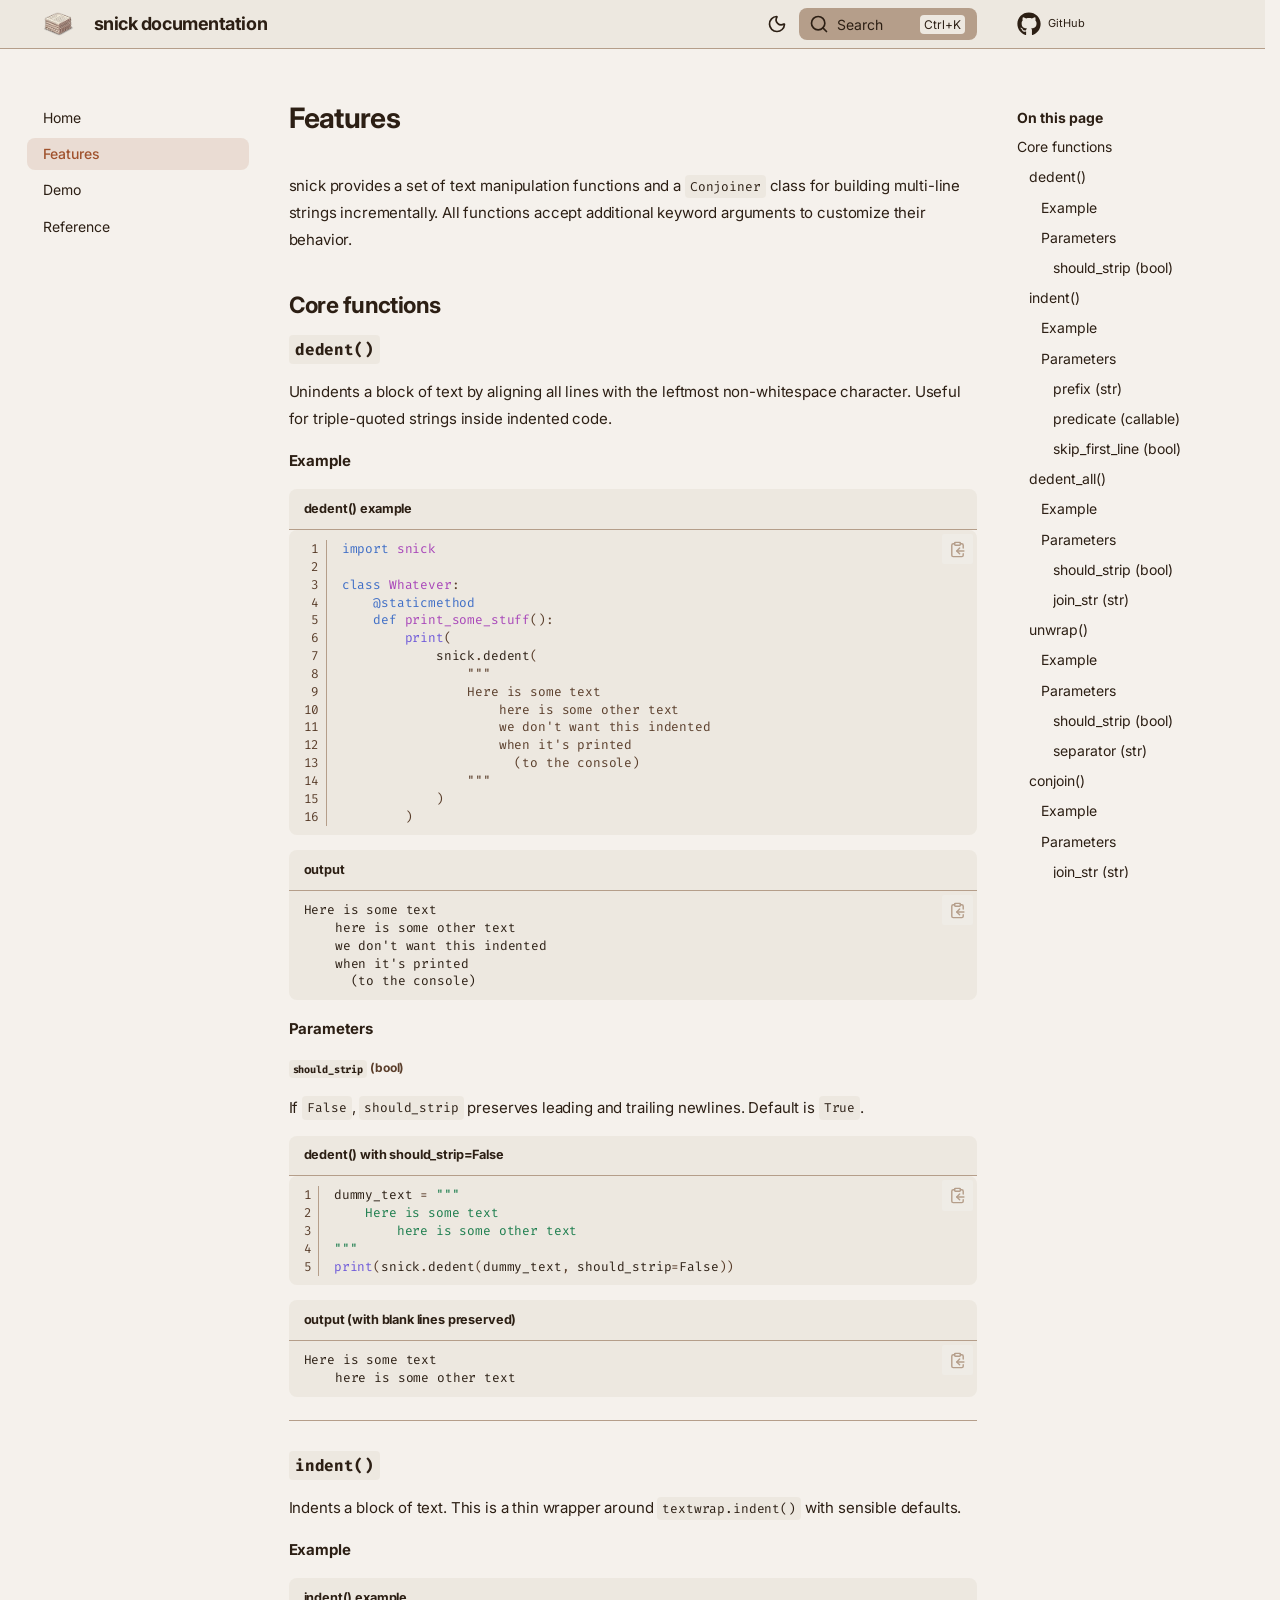
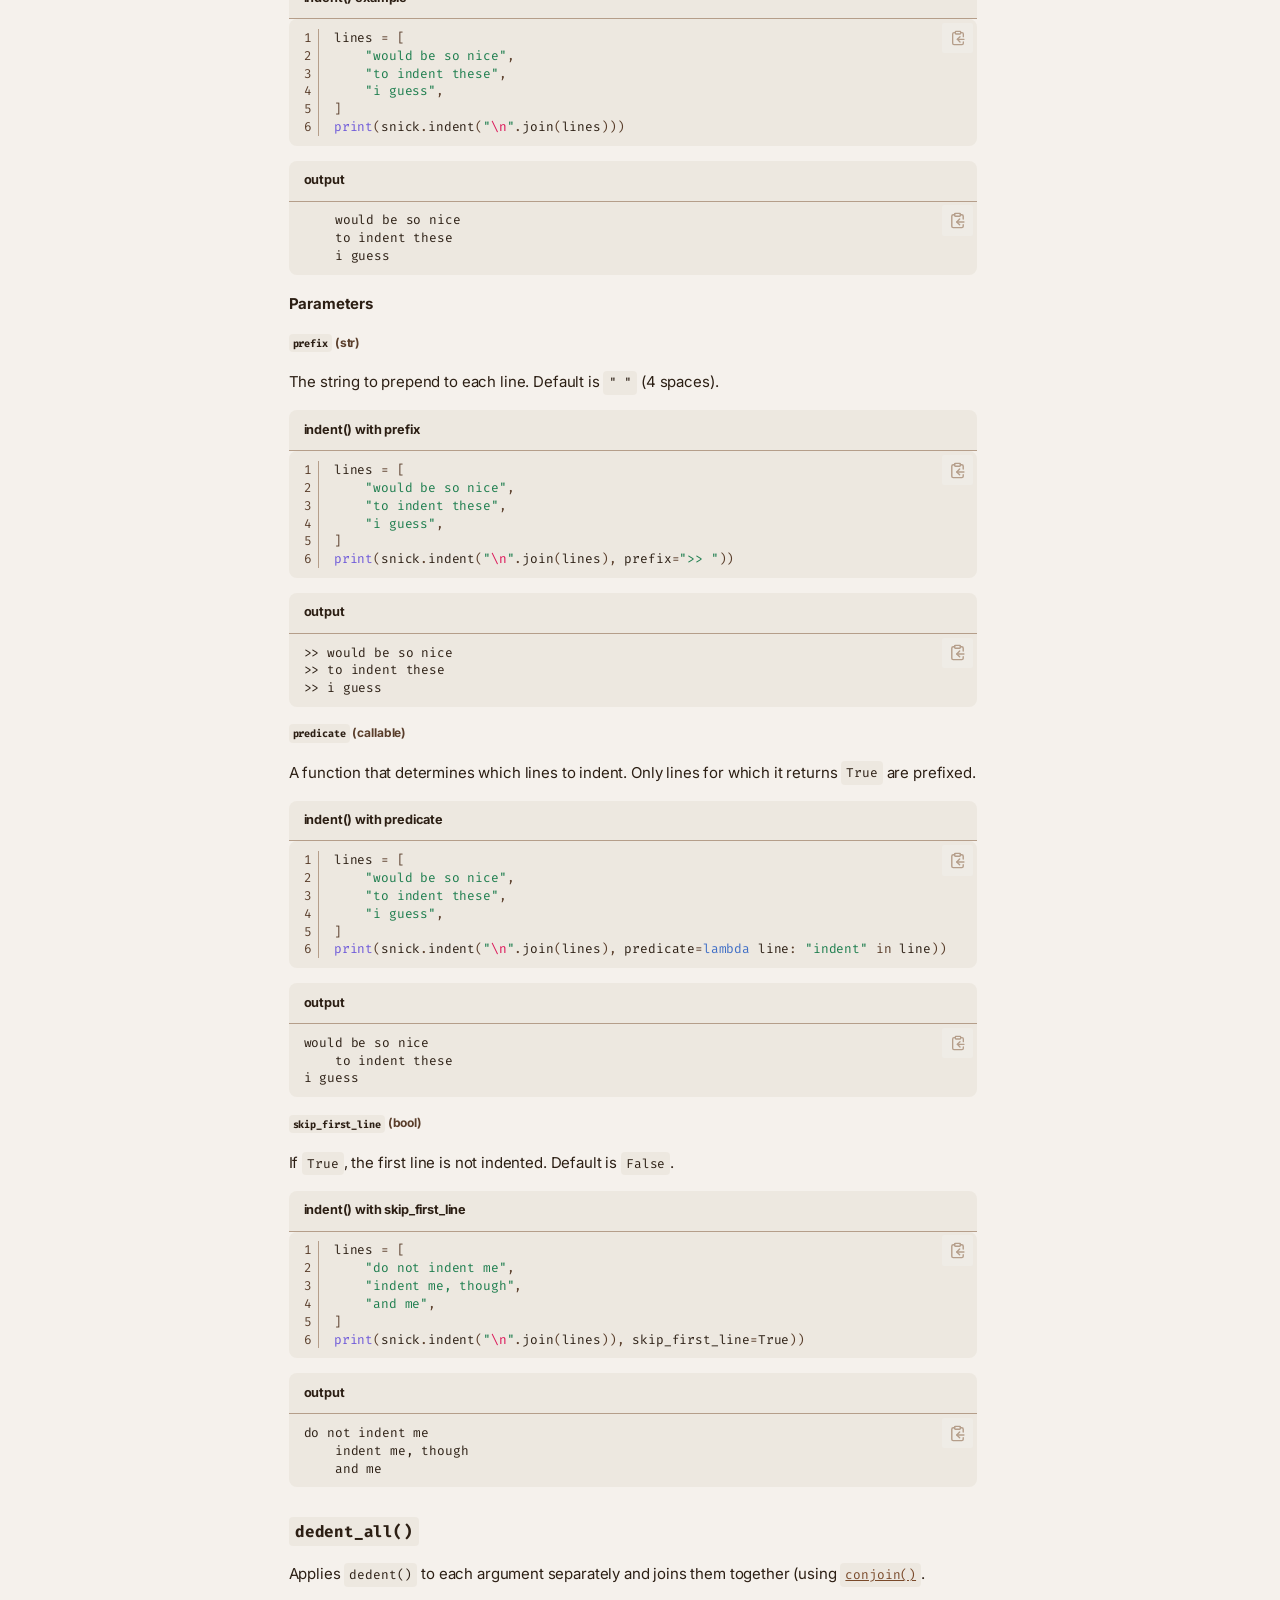
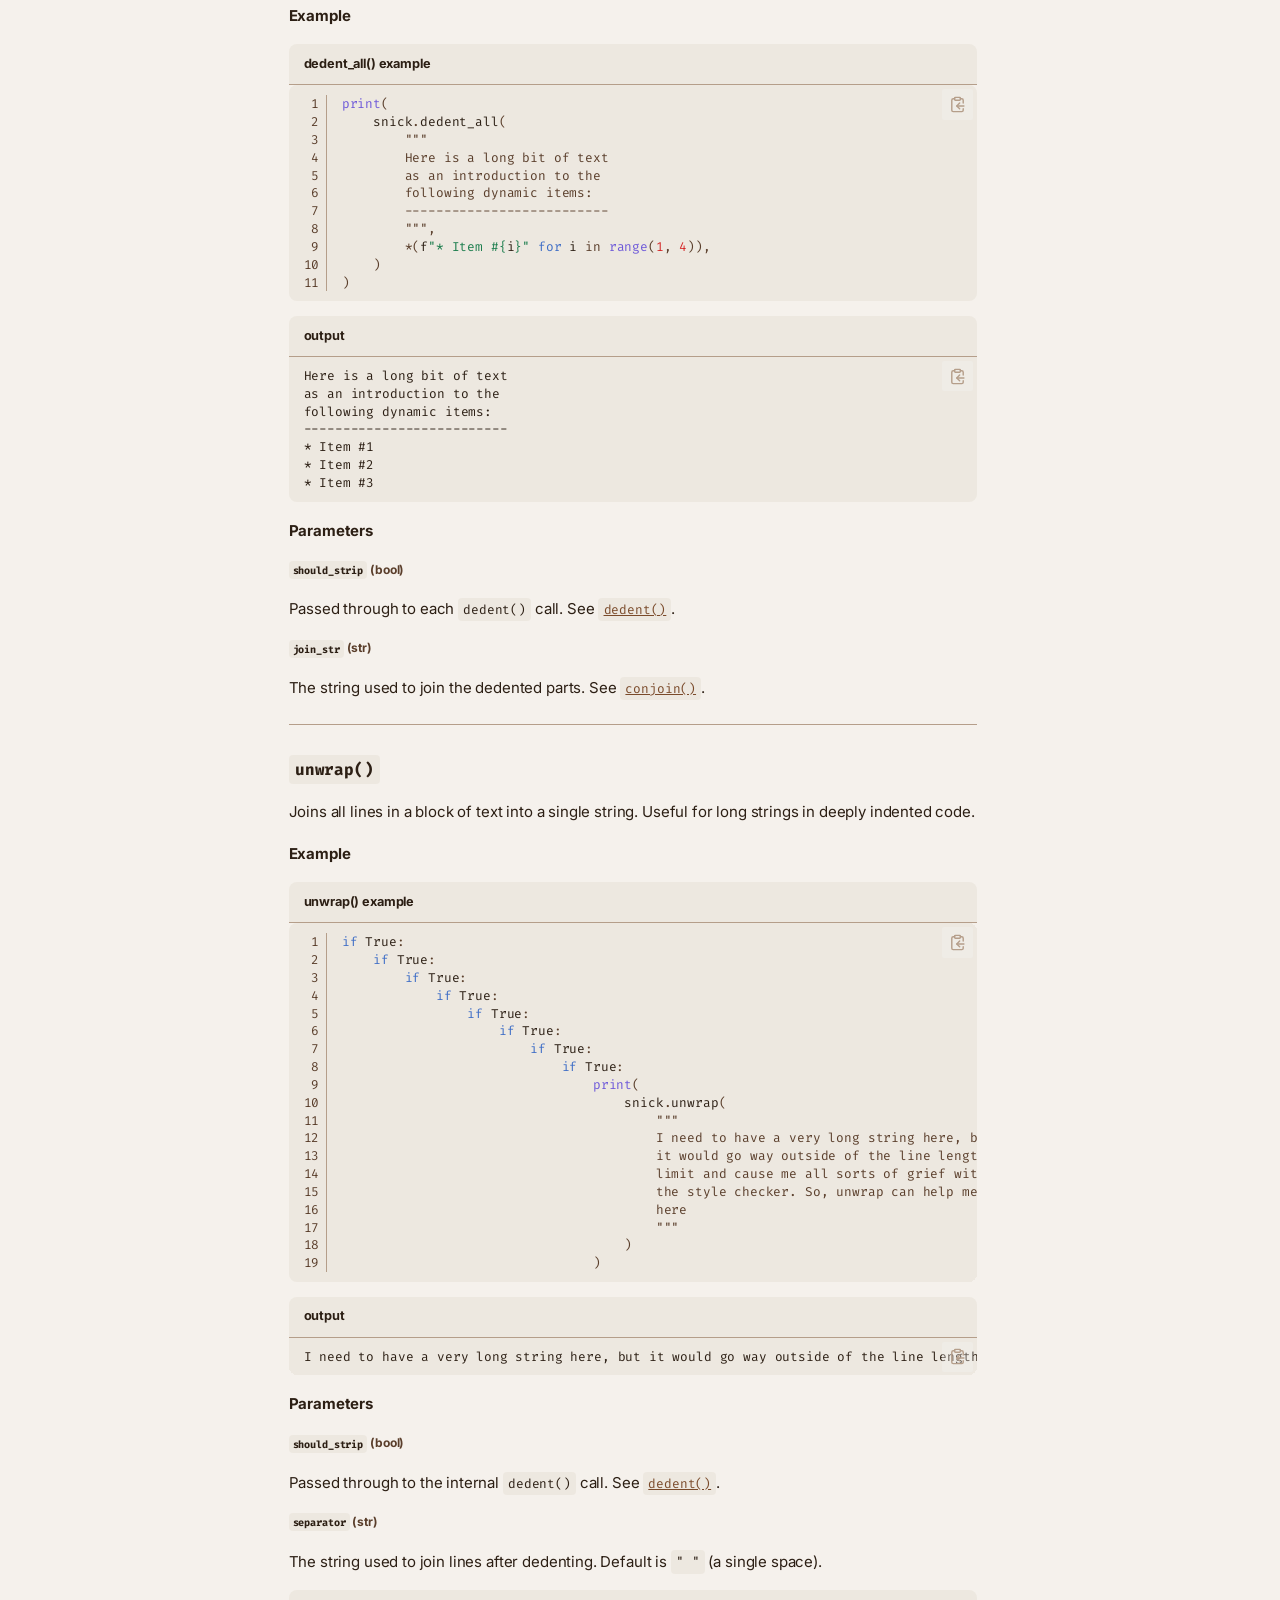
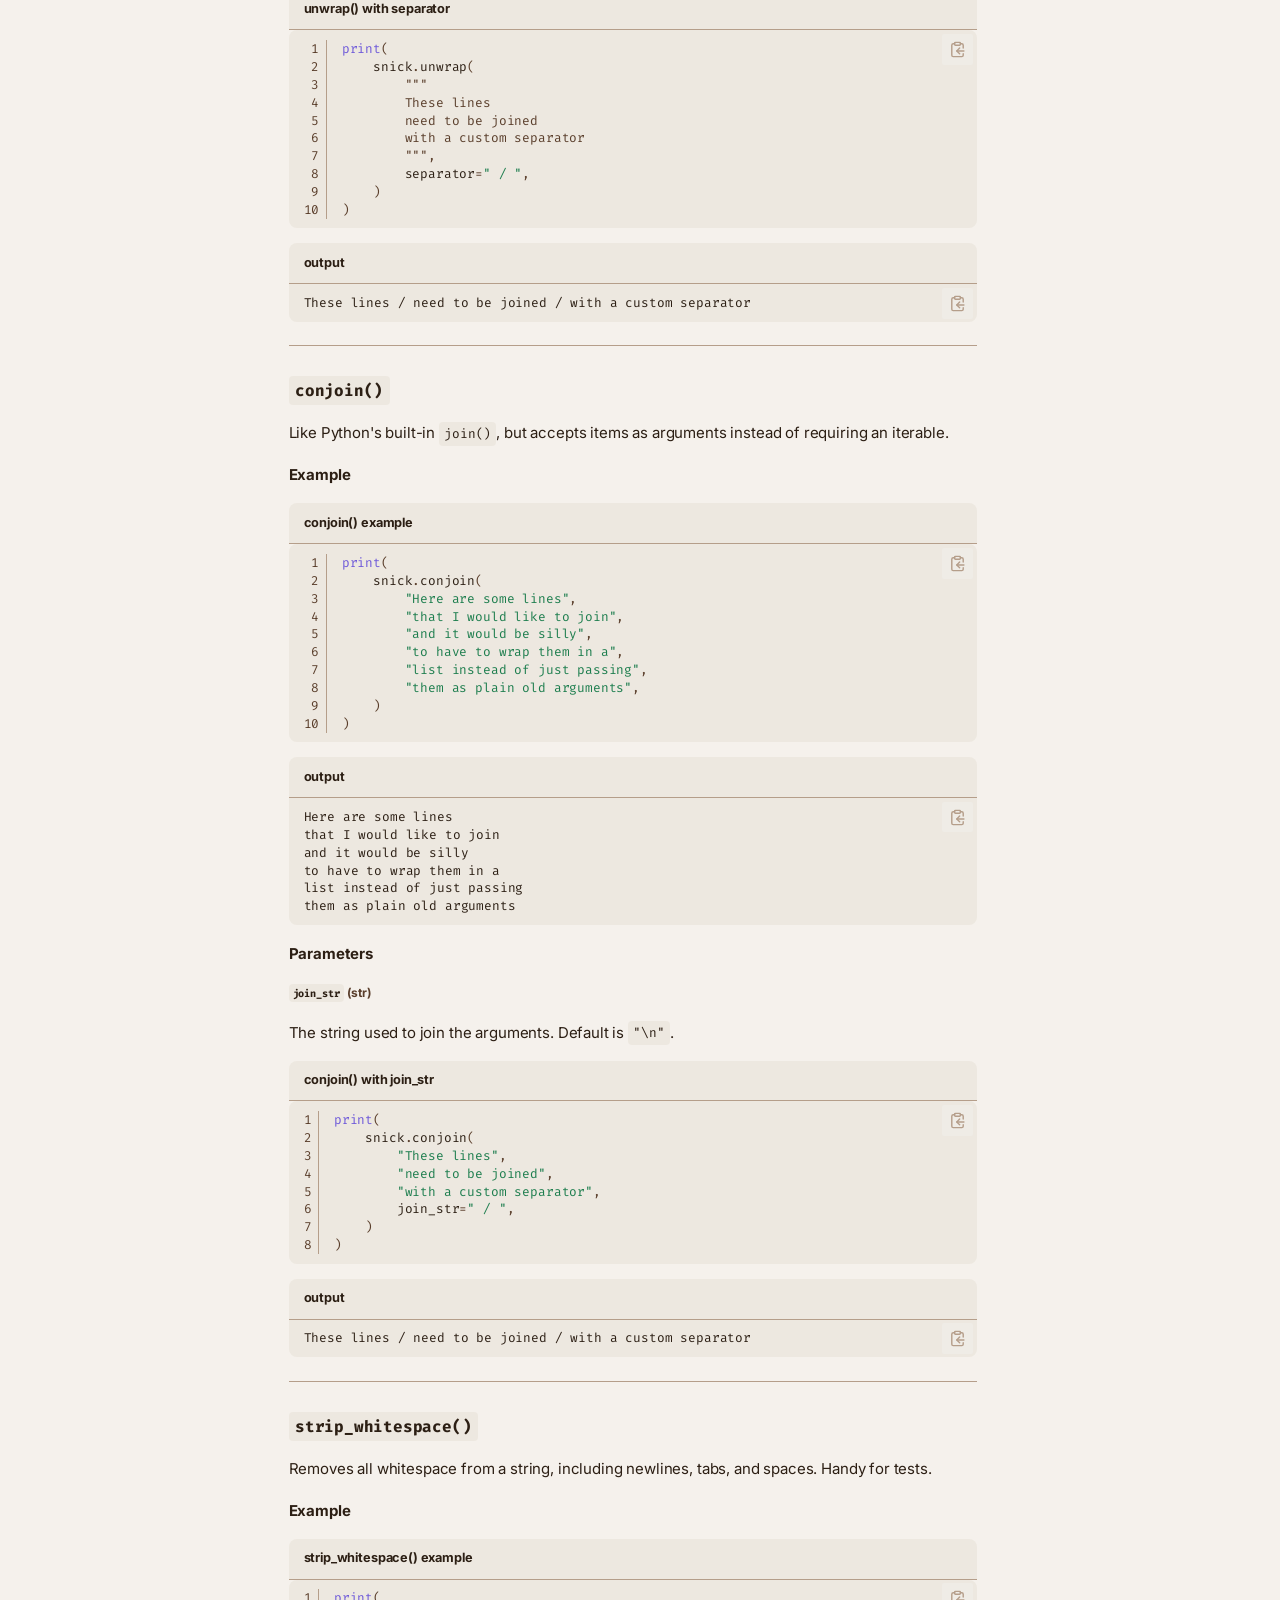
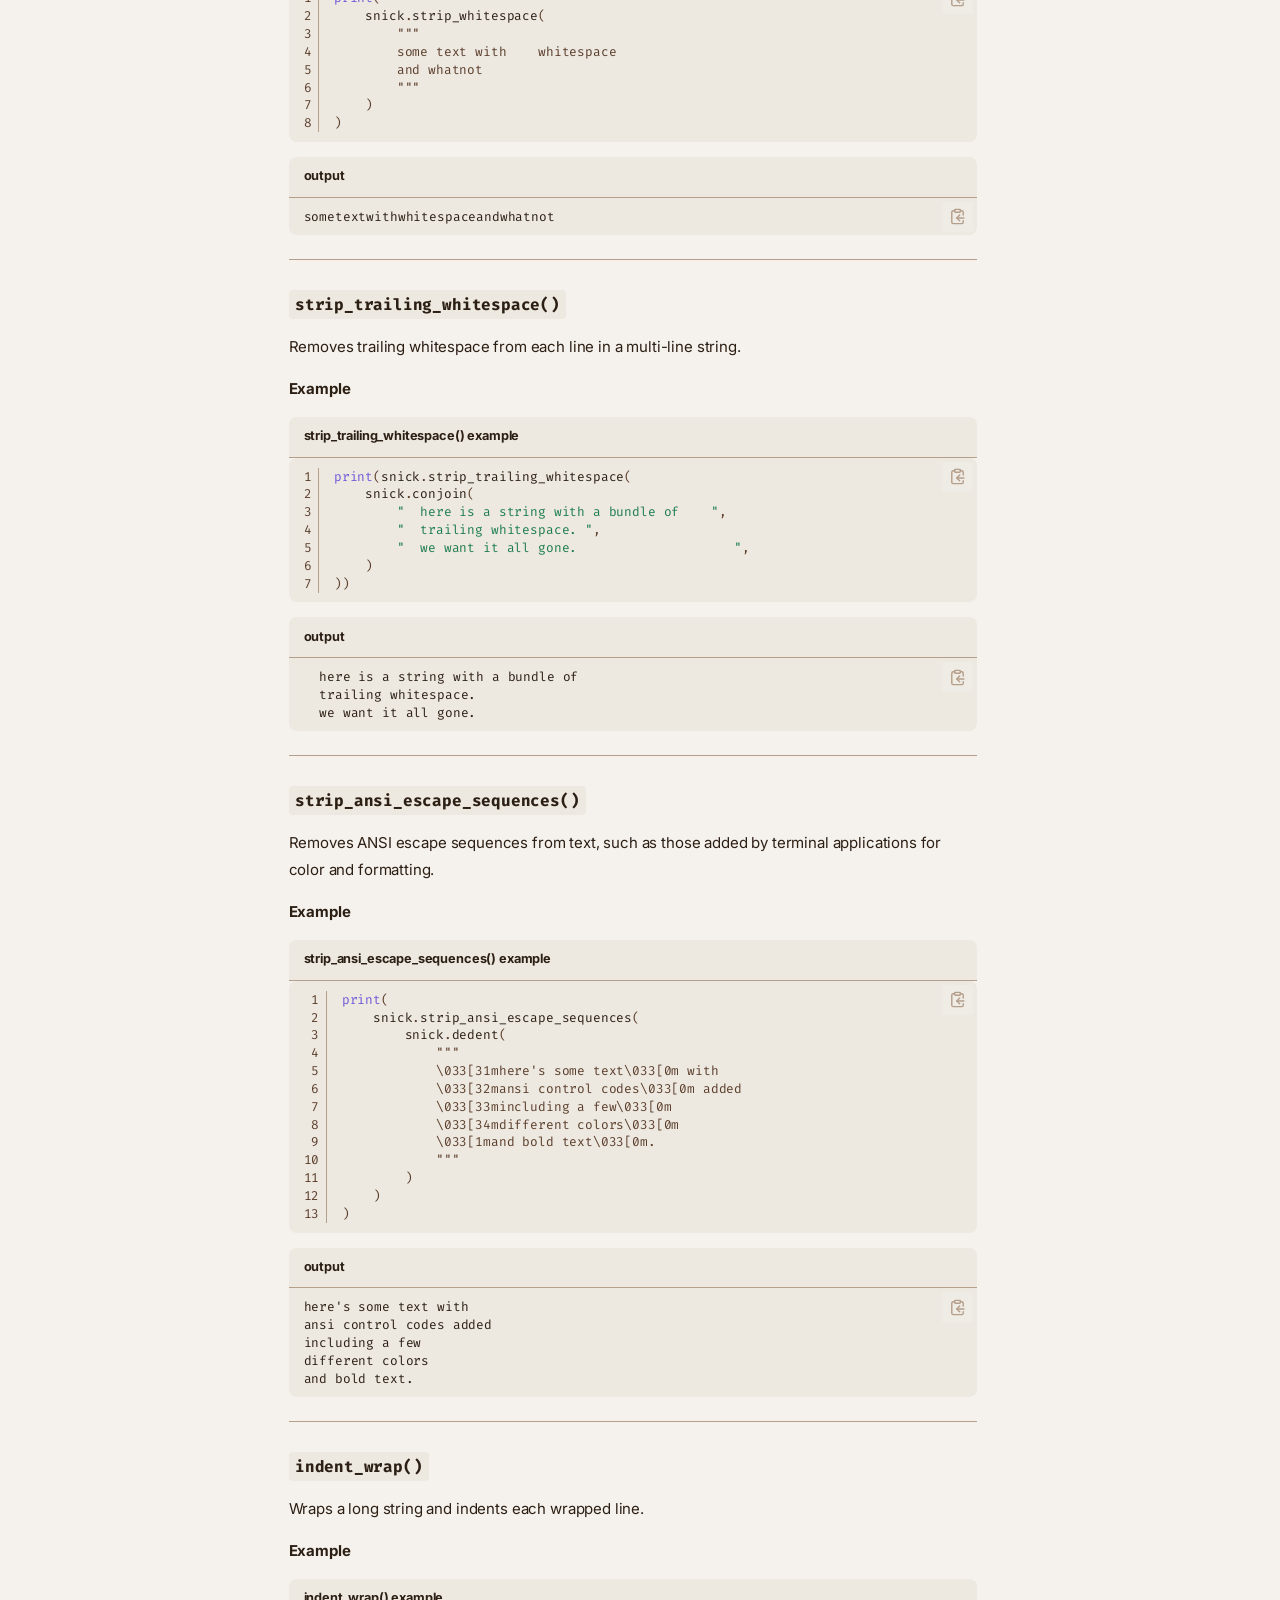
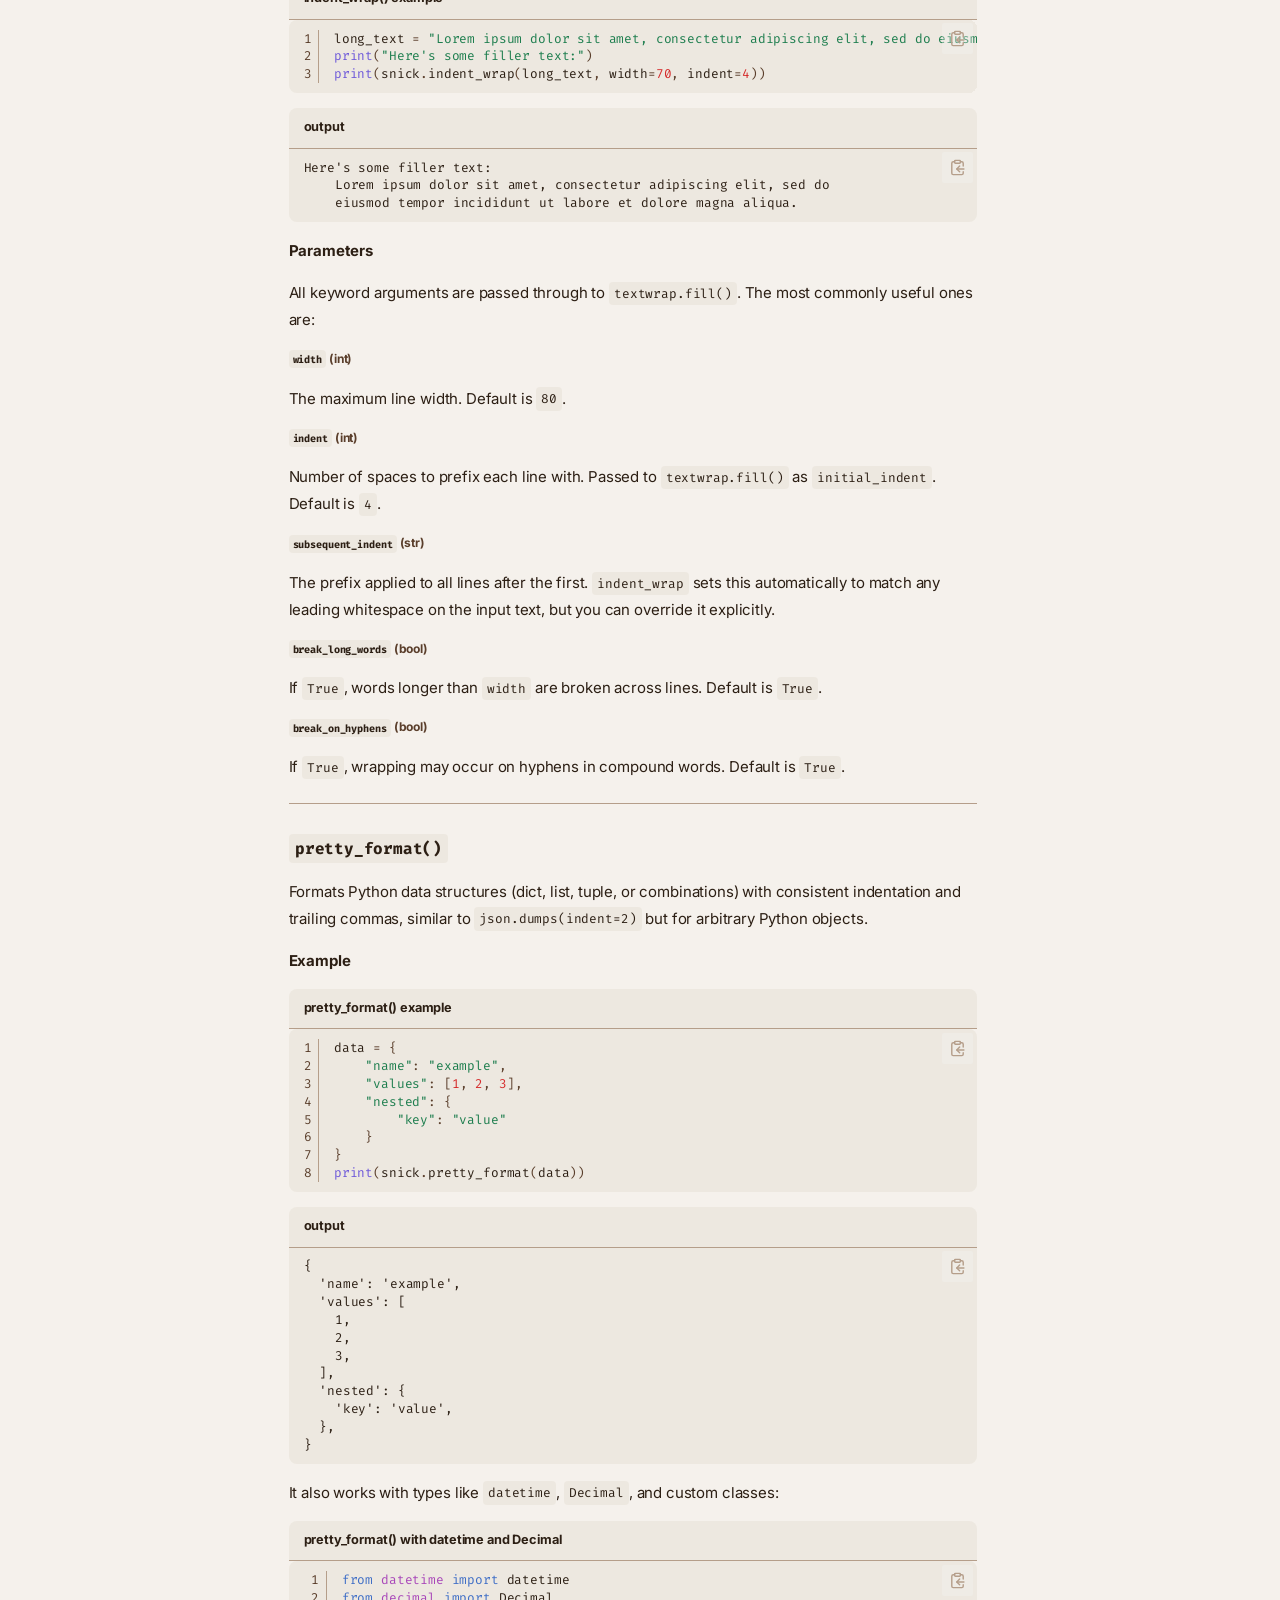
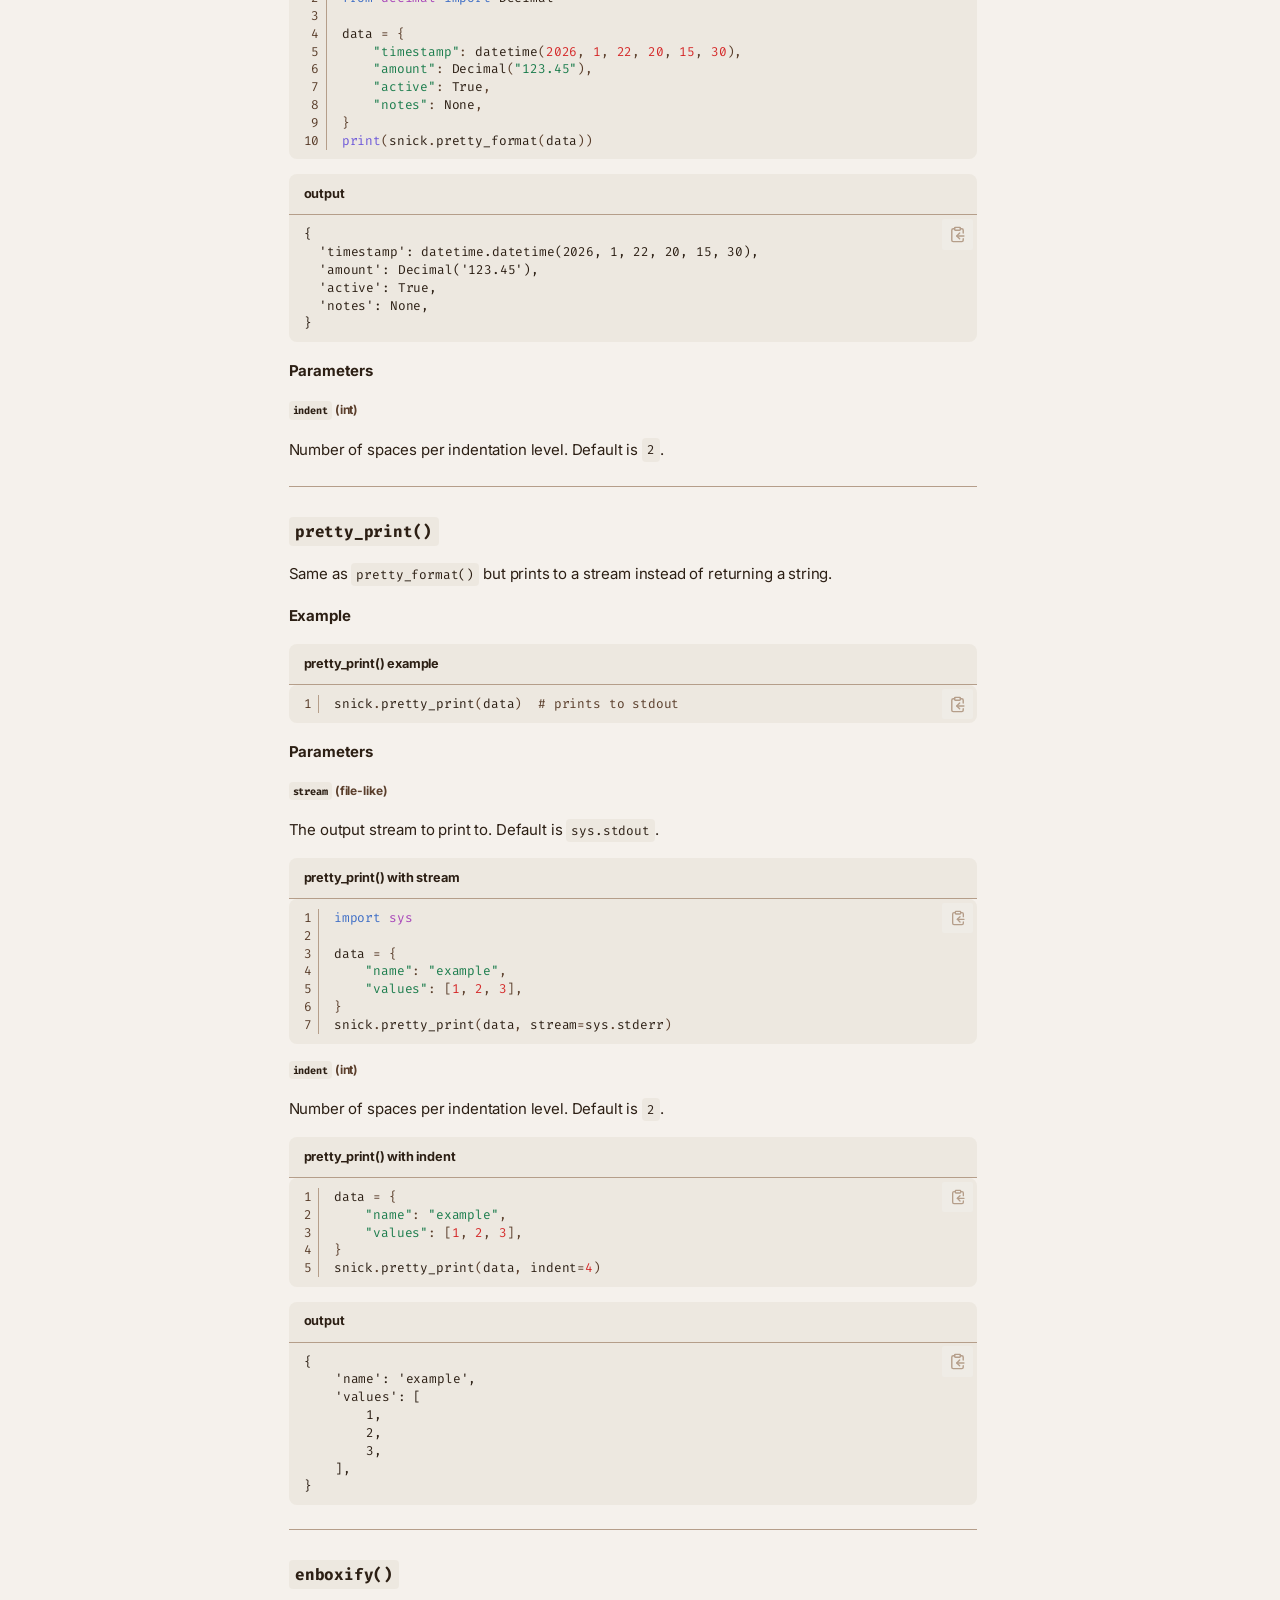
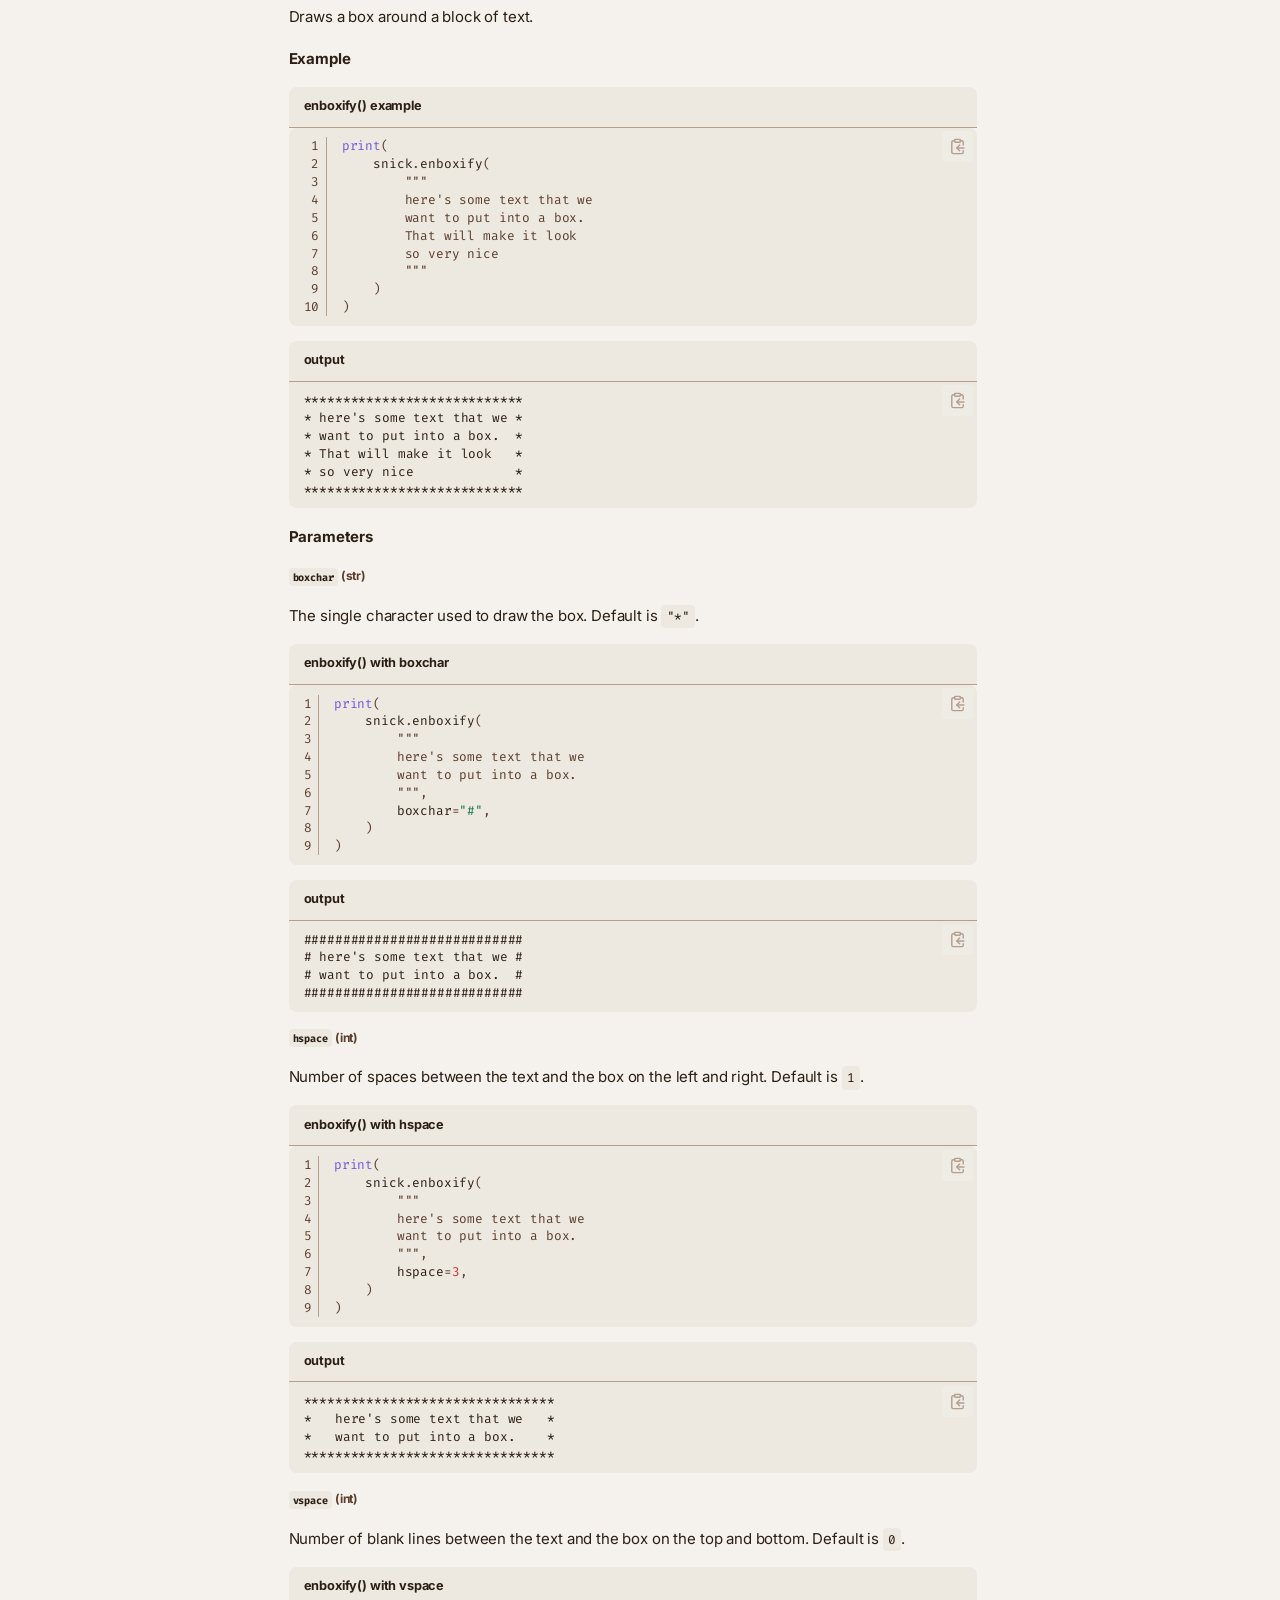
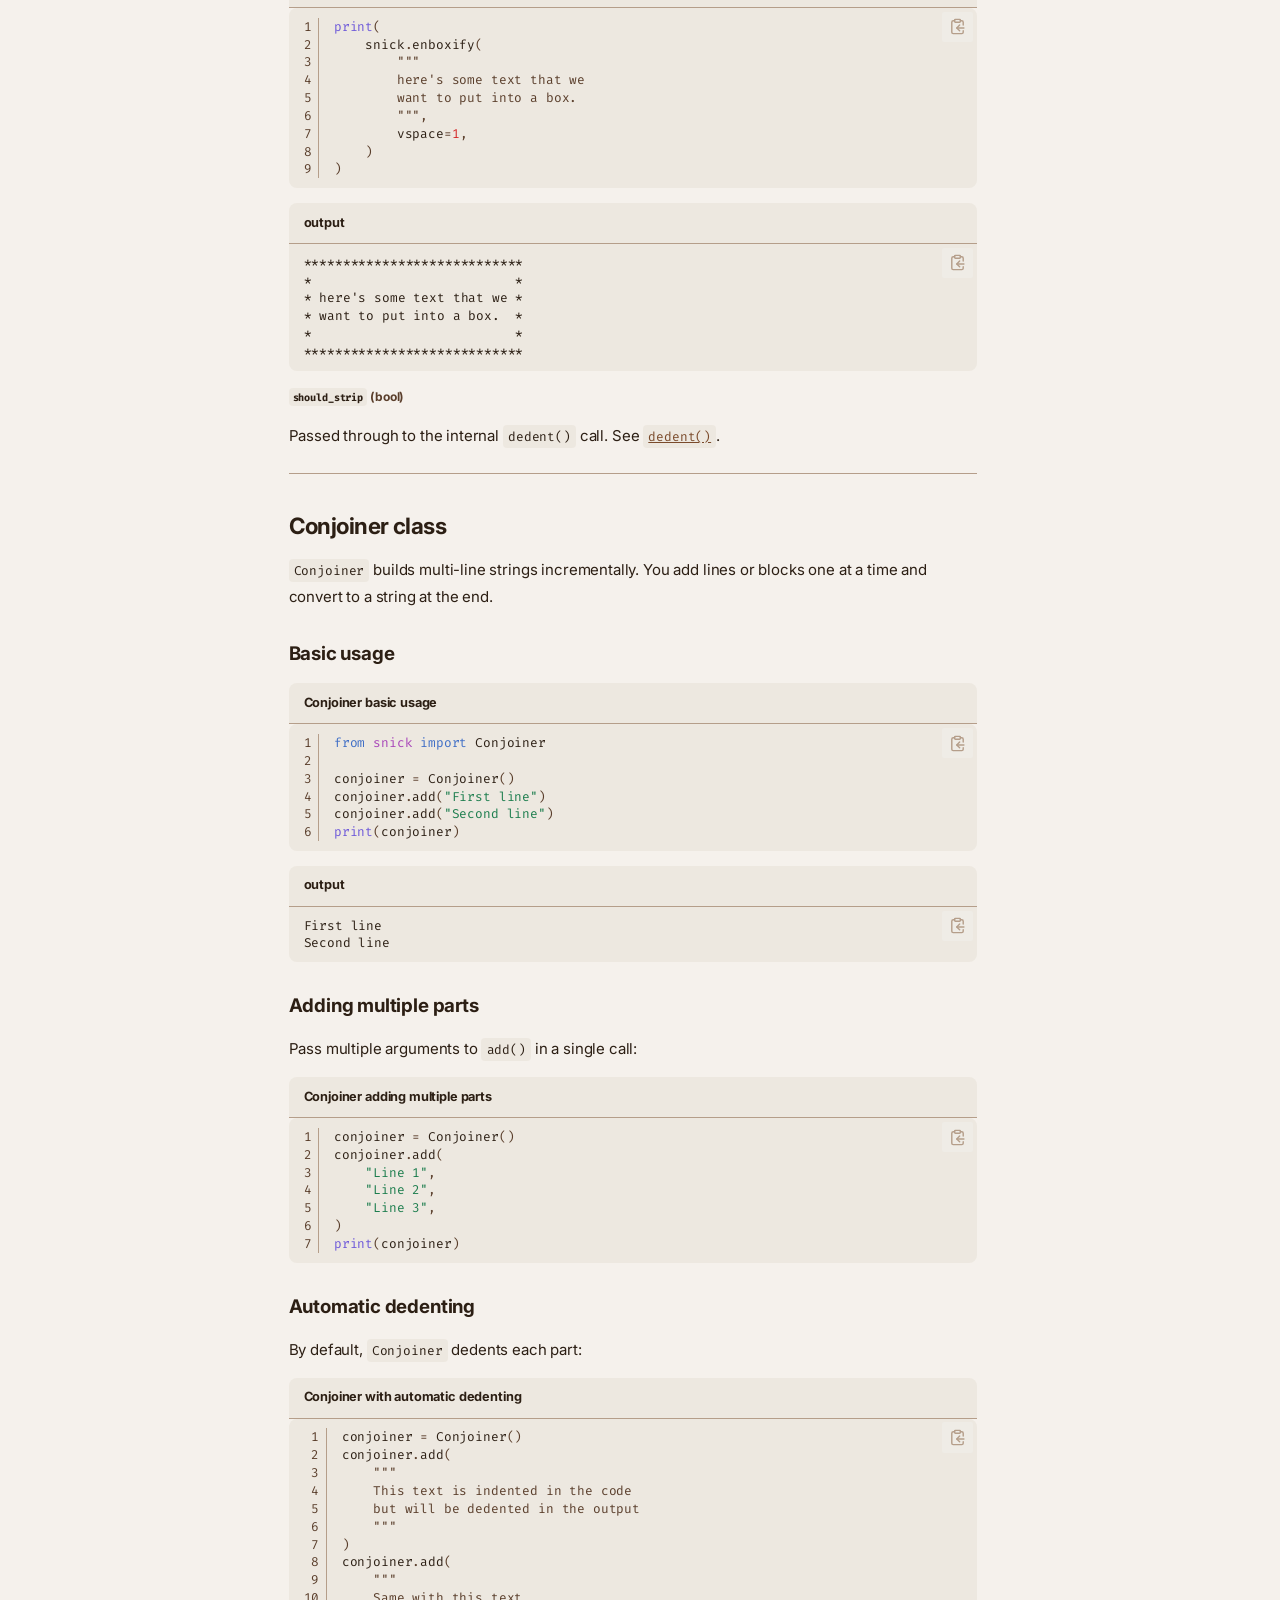
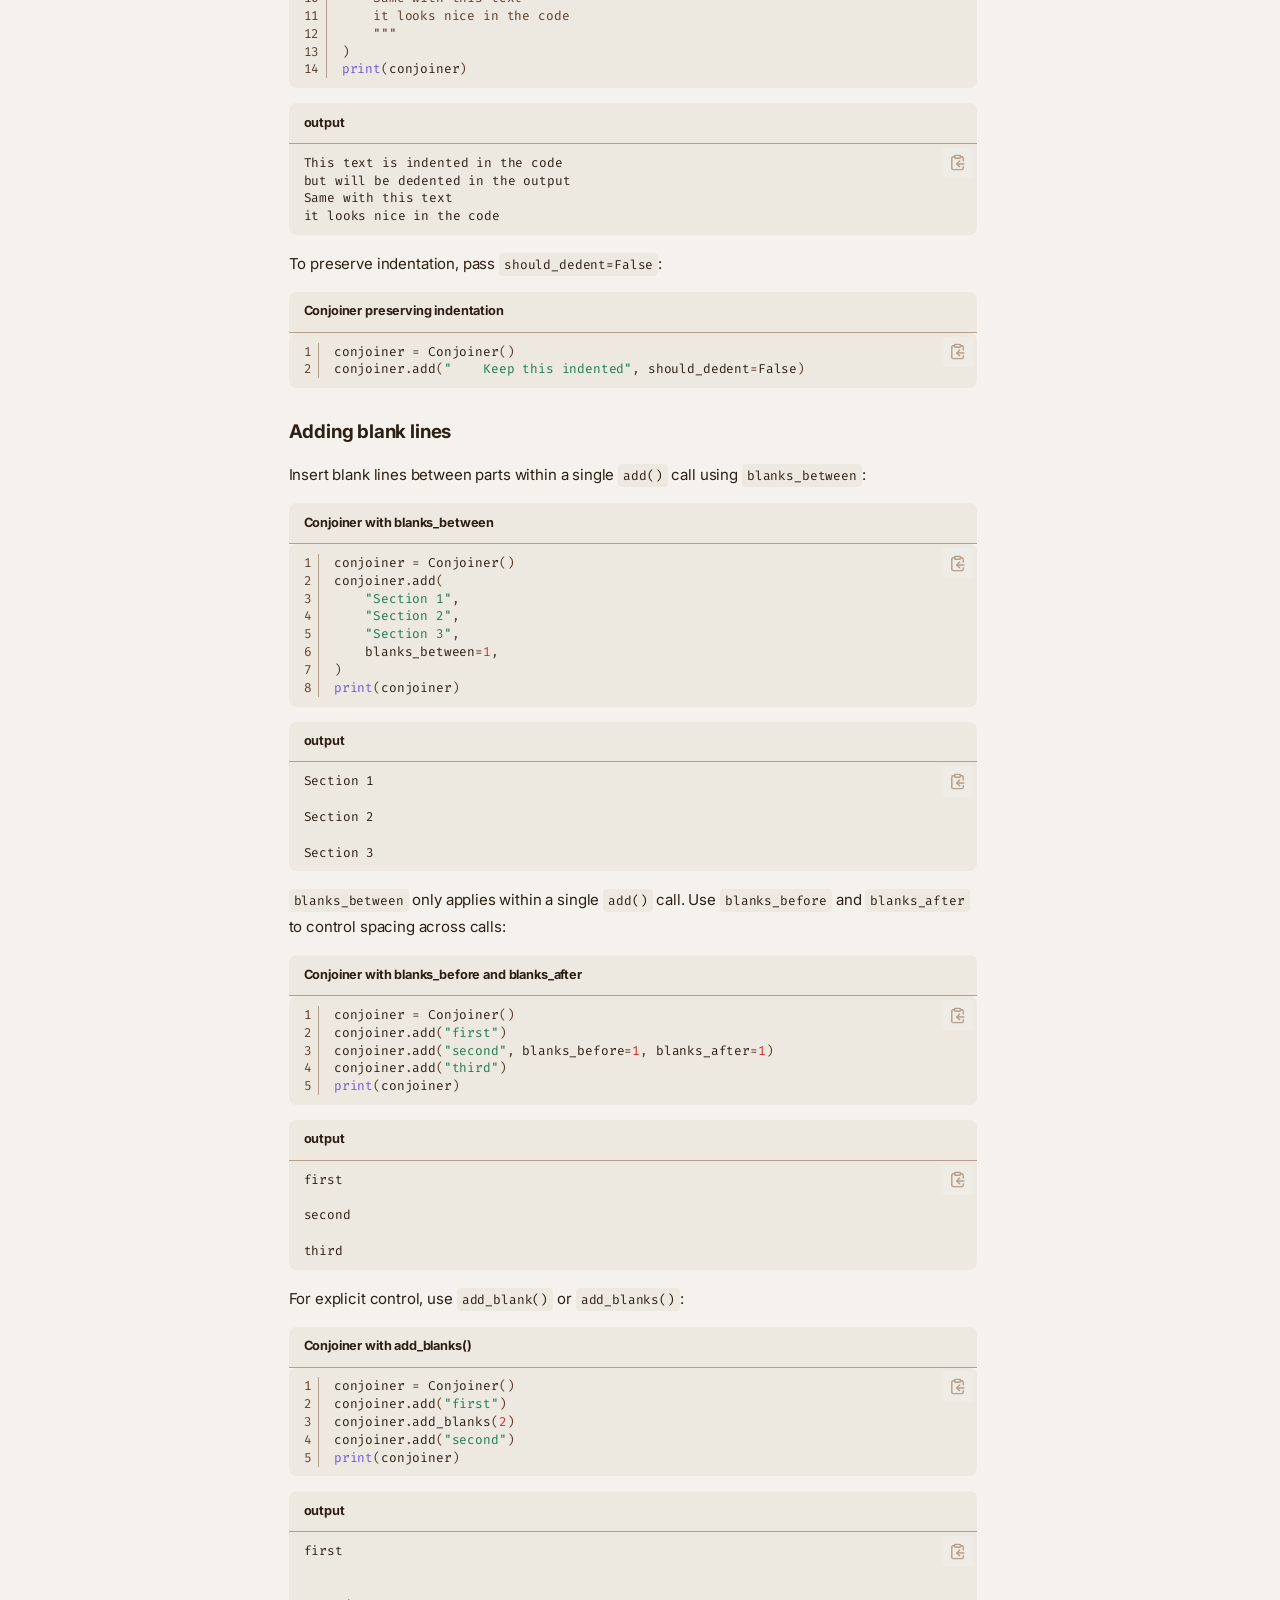
<file: features/index.html>
<!doctype html>
<html lang="en" class="no-js">
  <head>
    
      <meta charset="utf-8">
      <meta name="viewport" content="width=device-width,initial-scale=1">
      
      
      
        <link rel="canonical" href="https://dusktreader.github.io/snick/features/">
      
      
        <link rel="prev" href="./..">
      
      
        <link rel="next" href="../demo/">
      
      
        
      
      
      <link rel="icon" href="../images/snick-logo.png">
      <meta name="generator" content="zensical-0.0.33">
    
    
      
        <title>Features - snick documentation</title>
      
    
    
      
        
      
      <link rel="stylesheet" href="../assets/stylesheets/modern/main.53a7feaf.min.css">
      
        
          
        
        <link rel="stylesheet" href="../assets/stylesheets/modern/palette.dfe2e883.min.css">
      
      


    
    
      
    
    
      
        
        
        <link rel="preconnect" href="https://fonts.gstatic.com" crossorigin>
        <link rel="stylesheet" href="https://fonts.googleapis.com/css?family=Inter:300,300i,400,400i,500,500i,700,700i%7CFira+Code:400,400i,700,700i&amp;display=fallback">
        <style>:root{--md-text-font:"Inter";--md-code-font:"Fira Code"}</style>
      
    
    
      <link rel="stylesheet" href="../assets/stylesheets/extra.css">
    
    <script>__md_scope=new URL("..",location),__md_hash=e=>[...e].reduce(((e,t)=>(e<<5)-e+t.charCodeAt(0)),0),__md_get=(e,t=localStorage,a=__md_scope)=>JSON.parse(t.getItem(a.pathname+"."+e)),__md_set=(e,t,a=localStorage,_=__md_scope)=>{try{a.setItem(_.pathname+"."+e,JSON.stringify(t))}catch(e){}},document.documentElement.setAttribute("data-platform",navigator.platform)</script>
    
      

    
    
  </head>
  
  
    
    
      
    
    
    
    
    <body dir="ltr" data-md-color-scheme="default" data-md-color-primary="custom" data-md-color-accent="custom">
  
    
    <input class="md-toggle" data-md-toggle="drawer" type="checkbox" id="__drawer" autocomplete="off">
    <input class="md-toggle" data-md-toggle="search" type="checkbox" id="__search" autocomplete="off">
    <label class="md-overlay" for="__drawer" aria-label="Navigation"></label>
    <div data-md-component="skip">
      
        
        <a href="#features" class="md-skip">
          Skip to content
        </a>
      
    </div>
    <div data-md-component="announce">
      
    </div>
    
    
      

  

<header class="md-header md-header--shadow" data-md-component="header">
  <nav class="md-header__inner md-grid" aria-label="Header">
    <a href="./.." title="snick documentation" class="md-header__button md-logo" aria-label="snick documentation" data-md-component="logo">
      
  <img src="../images/snick-logo.png" alt="snick documentation">

    </a>
    <label class="md-header__button md-icon" for="__drawer" aria-label="Navigation">
      
      <svg xmlns="http://www.w3.org/2000/svg" fill="none" stroke="currentColor" stroke-linecap="round" stroke-linejoin="round" stroke-width="2" class="lucide lucide-menu" viewBox="0 0 24 24"><path d="M4 5h16M4 12h16M4 19h16"/></svg>
    </label>
    <div class="md-header__title" data-md-component="header-title">
      <div class="md-header__ellipsis">
        <div class="md-header__topic">
          <span class="md-ellipsis">
            snick documentation
          </span>
        </div>
        <div class="md-header__topic" data-md-component="header-topic">
          <span class="md-ellipsis">
            
              Features
            
          </span>
        </div>
      </div>
    </div>
    
      
        <form class="md-header__option" data-md-component="palette">
  
    
    
    
    <input class="md-option" data-md-color-media="(prefers-color-scheme: light)" data-md-color-scheme="default" data-md-color-primary="custom" data-md-color-accent="custom"  aria-label="Switch to dark mode"  type="radio" name="__palette" id="__palette_0">
    
      <label class="md-header__button md-icon" title="Switch to dark mode" for="__palette_1" hidden>
        <svg xmlns="http://www.w3.org/2000/svg" fill="none" stroke="currentColor" stroke-linecap="round" stroke-linejoin="round" stroke-width="2" class="lucide lucide-moon" viewBox="0 0 24 24"><path d="M20.985 12.486a9 9 0 1 1-9.473-9.472c.405-.022.617.46.402.803a6 6 0 0 0 8.268 8.268c.344-.215.825-.004.803.401"/></svg>
      </label>
    
  
    
    
    
    <input class="md-option" data-md-color-media="(prefers-color-scheme: dark)" data-md-color-scheme="slate" data-md-color-primary="custom" data-md-color-accent="custom"  aria-label="Switch to light mode"  type="radio" name="__palette" id="__palette_1">
    
      <label class="md-header__button md-icon" title="Switch to light mode" for="__palette_0" hidden>
        <svg xmlns="http://www.w3.org/2000/svg" fill="none" stroke="currentColor" stroke-linecap="round" stroke-linejoin="round" stroke-width="2" class="lucide lucide-sun" viewBox="0 0 24 24"><circle cx="12" cy="12" r="4"/><path d="M12 2v2M12 20v2M4.93 4.93l1.41 1.41M17.66 17.66l1.41 1.41M2 12h2M20 12h2M6.34 17.66l-1.41 1.41M19.07 4.93l-1.41 1.41"/></svg>
      </label>
    
  
</form>
      
    
    
      <script>var palette=__md_get("__palette");if(palette&&palette.color){if("(prefers-color-scheme)"===palette.color.media){var media=matchMedia("(prefers-color-scheme: light)"),input=document.querySelector(media.matches?"[data-md-color-media='(prefers-color-scheme: light)']":"[data-md-color-media='(prefers-color-scheme: dark)']");palette.color.media=input.getAttribute("data-md-color-media"),palette.color.scheme=input.getAttribute("data-md-color-scheme"),palette.color.primary=input.getAttribute("data-md-color-primary"),palette.color.accent=input.getAttribute("data-md-color-accent")}for(var[key,value]of Object.entries(palette.color))document.body.setAttribute("data-md-color-"+key,value)}</script>
    
    
    
      
      
        <label class="md-header__button md-icon" for="__search" aria-label="Search">
          
          <svg xmlns="http://www.w3.org/2000/svg" fill="none" stroke="currentColor" stroke-linecap="round" stroke-linejoin="round" stroke-width="2" class="lucide lucide-search" viewBox="0 0 24 24"><path d="m21 21-4.34-4.34"/><circle cx="11" cy="11" r="8"/></svg>
        </label>
        <div class="md-search" data-md-component="search" role="dialog" aria-label="Search">
  <button type="button" class="md-search__button">
    Search
  </button>
</div>
      
    
    <div class="md-header__source">
      
        <a href="https://github.com/dusktreader/snick" title="Go to repository" class="md-source" data-md-component="source">
  <div class="md-source__icon md-icon">
    
    <svg xmlns="http://www.w3.org/2000/svg" viewBox="0 0 512 512"><!--! Font Awesome Free 7.2.0 by @fontawesome - https://fontawesome.com License - https://fontawesome.com/license/free (Icons: CC BY 4.0, Fonts: SIL OFL 1.1, Code: MIT License) Copyright 2026 Fonticons, Inc.--><path fill="currentColor" d="M173.9 397.4c0 2-2.3 3.6-5.2 3.6-3.3.3-5.6-1.3-5.6-3.6 0-2 2.3-3.6 5.2-3.6 3-.3 5.6 1.3 5.6 3.6m-31.1-4.5c-.7 2 1.3 4.3 4.3 4.9 2.6 1 5.6 0 6.2-2s-1.3-4.3-4.3-5.2c-2.6-.7-5.5.3-6.2 2.3m44.2-1.7c-2.9.7-4.9 2.6-4.6 4.9.3 2 2.9 3.3 5.9 2.6 2.9-.7 4.9-2.6 4.6-4.6-.3-1.9-3-3.2-5.9-2.9M252.8 8C114.1 8 8 113.3 8 252c0 110.9 69.8 205.8 169.5 239.2 12.8 2.3 17.3-5.6 17.3-12.1 0-6.2-.3-40.4-.3-61.4 0 0-70 15-84.7-29.8 0 0-11.4-29.1-27.8-36.6 0 0-22.9-15.7 1.6-15.4 0 0 24.9 2 38.6 25.8 21.9 38.6 58.6 27.5 72.9 20.9 2.3-16 8.8-27.1 16-33.7-55.9-6.2-112.3-14.3-112.3-110.5 0-27.5 7.6-41.3 23.6-58.9-2.6-6.5-11.1-33.3 2.6-67.9 20.9-6.5 69 27 69 27 20-5.6 41.5-8.5 62.8-8.5s42.8 2.9 62.8 8.5c0 0 48.1-33.6 69-27 13.7 34.7 5.2 61.4 2.6 67.9 16 17.7 25.8 31.5 25.8 58.9 0 96.5-58.9 104.2-114.8 110.5 9.2 7.9 17 22.9 17 46.4 0 33.7-.3 75.4-.3 83.6 0 6.5 4.6 14.4 17.3 12.1C436.2 457.8 504 362.9 504 252 504 113.3 391.5 8 252.8 8M105.2 352.9c-1.3 1-1 3.3.7 5.2 1.6 1.6 3.9 2.3 5.2 1 1.3-1 1-3.3-.7-5.2-1.6-1.6-3.9-2.3-5.2-1m-10.8-8.1c-.7 1.3.3 2.9 2.3 3.9 1.6 1 3.6.7 4.3-.7.7-1.3-.3-2.9-2.3-3.9-2-.6-3.6-.3-4.3.7m32.4 35.6c-1.6 1.3-1 4.3 1.3 6.2 2.3 2.3 5.2 2.6 6.5 1 1.3-1.3.7-4.3-1.3-6.2-2.2-2.3-5.2-2.6-6.5-1m-11.4-14.7c-1.6 1-1.6 3.6 0 5.9s4.3 3.3 5.6 2.3c1.6-1.3 1.6-3.9 0-6.2-1.4-2.3-4-3.3-5.6-2"/></svg>
  </div>
  <div class="md-source__repository">
    GitHub
  </div>
</a>
      
    </div>
  </nav>
  
</header>
    
    <div class="md-container" data-md-component="container">
      
      
        
          
        
      
      <main class="md-main" data-md-component="main">
        <div class="md-main__inner md-grid">
          
            
              
              <div class="md-sidebar md-sidebar--primary" data-md-component="sidebar" data-md-type="navigation" >
                <div class="md-sidebar__scrollwrap">
                  <div class="md-sidebar__inner">
                    



<nav class="md-nav md-nav--primary" aria-label="Navigation" data-md-level="0">
  <label class="md-nav__title" for="__drawer">
    <a href="./.." title="snick documentation" class="md-nav__button md-logo" aria-label="snick documentation" data-md-component="logo">
      
  <img src="../images/snick-logo.png" alt="snick documentation">

    </a>
    snick documentation
  </label>
  
    <div class="md-nav__source">
      <a href="https://github.com/dusktreader/snick" title="Go to repository" class="md-source" data-md-component="source">
  <div class="md-source__icon md-icon">
    
    <svg xmlns="http://www.w3.org/2000/svg" viewBox="0 0 512 512"><!--! Font Awesome Free 7.2.0 by @fontawesome - https://fontawesome.com License - https://fontawesome.com/license/free (Icons: CC BY 4.0, Fonts: SIL OFL 1.1, Code: MIT License) Copyright 2026 Fonticons, Inc.--><path fill="currentColor" d="M173.9 397.4c0 2-2.3 3.6-5.2 3.6-3.3.3-5.6-1.3-5.6-3.6 0-2 2.3-3.6 5.2-3.6 3-.3 5.6 1.3 5.6 3.6m-31.1-4.5c-.7 2 1.3 4.3 4.3 4.9 2.6 1 5.6 0 6.2-2s-1.3-4.3-4.3-5.2c-2.6-.7-5.5.3-6.2 2.3m44.2-1.7c-2.9.7-4.9 2.6-4.6 4.9.3 2 2.9 3.3 5.9 2.6 2.9-.7 4.9-2.6 4.6-4.6-.3-1.9-3-3.2-5.9-2.9M252.8 8C114.1 8 8 113.3 8 252c0 110.9 69.8 205.8 169.5 239.2 12.8 2.3 17.3-5.6 17.3-12.1 0-6.2-.3-40.4-.3-61.4 0 0-70 15-84.7-29.8 0 0-11.4-29.1-27.8-36.6 0 0-22.9-15.7 1.6-15.4 0 0 24.9 2 38.6 25.8 21.9 38.6 58.6 27.5 72.9 20.9 2.3-16 8.8-27.1 16-33.7-55.9-6.2-112.3-14.3-112.3-110.5 0-27.5 7.6-41.3 23.6-58.9-2.6-6.5-11.1-33.3 2.6-67.9 20.9-6.5 69 27 69 27 20-5.6 41.5-8.5 62.8-8.5s42.8 2.9 62.8 8.5c0 0 48.1-33.6 69-27 13.7 34.7 5.2 61.4 2.6 67.9 16 17.7 25.8 31.5 25.8 58.9 0 96.5-58.9 104.2-114.8 110.5 9.2 7.9 17 22.9 17 46.4 0 33.7-.3 75.4-.3 83.6 0 6.5 4.6 14.4 17.3 12.1C436.2 457.8 504 362.9 504 252 504 113.3 391.5 8 252.8 8M105.2 352.9c-1.3 1-1 3.3.7 5.2 1.6 1.6 3.9 2.3 5.2 1 1.3-1 1-3.3-.7-5.2-1.6-1.6-3.9-2.3-5.2-1m-10.8-8.1c-.7 1.3.3 2.9 2.3 3.9 1.6 1 3.6.7 4.3-.7.7-1.3-.3-2.9-2.3-3.9-2-.6-3.6-.3-4.3.7m32.4 35.6c-1.6 1.3-1 4.3 1.3 6.2 2.3 2.3 5.2 2.6 6.5 1 1.3-1.3.7-4.3-1.3-6.2-2.2-2.3-5.2-2.6-6.5-1m-11.4-14.7c-1.6 1-1.6 3.6 0 5.9s4.3 3.3 5.6 2.3c1.6-1.3 1.6-3.9 0-6.2-1.4-2.3-4-3.3-5.6-2"/></svg>
  </div>
  <div class="md-source__repository">
    GitHub
  </div>
</a>
    </div>
  
  <ul class="md-nav__list" data-md-scrollfix>
    
      
      
  
  
  
  
    <li class="md-nav__item">
      <a href="./.." class="md-nav__link">
        
  
  
  <span class="md-ellipsis">
    
  
    Home
  

    
  </span>
  
  

      </a>
    </li>
  

    
      
      
  
  
    
  
  
  
    <li class="md-nav__item md-nav__item--active">
      
      
      
      
        
      
      
        <label class="md-nav__link md-nav__link--active" for="__toc">
          
  
  
  <span class="md-ellipsis">
    
  
    Features
  

    
  </span>
  
  

          <span class="md-nav__icon md-icon"></span>
        </label>
      
      <a href="././" class="md-nav__link md-nav__link--active">
        
  
  
  <span class="md-ellipsis">
    
  
    Features
  

    
  </span>
  
  

      </a>
      
        


<nav class="md-nav md-nav--secondary" aria-label="On this page">
  
  
  
    
  
  
    <label class="md-nav__title" for="__toc">
      <span class="md-nav__icon md-icon"></span>
      On this page
    </label>
    <ul class="md-nav__list" data-md-component="toc" data-md-scrollfix>
      
        <li class="md-nav__item">
  <a href="#core-functions" class="md-nav__link">
    <span class="md-ellipsis">
      
        Core functions
      
    </span>
  </a>
  
    <nav class="md-nav" aria-label="Core functions">
      <ul class="md-nav__list">
        
          <li class="md-nav__item">
  <a href="#dedent" class="md-nav__link">
    <span class="md-ellipsis">
      
        dedent()
      
    </span>
  </a>
  
    <nav class="md-nav" aria-label="dedent()">
      <ul class="md-nav__list">
        
          <li class="md-nav__item">
  <a href="#example" class="md-nav__link">
    <span class="md-ellipsis">
      
        Example
      
    </span>
  </a>
  
</li>
        
          <li class="md-nav__item">
  <a href="#parameters" class="md-nav__link">
    <span class="md-ellipsis">
      
        Parameters
      
    </span>
  </a>
  
    <nav class="md-nav" aria-label="Parameters">
      <ul class="md-nav__list">
        
          <li class="md-nav__item">
  <a href="#should_strip-bool" class="md-nav__link">
    <span class="md-ellipsis">
      
        should_strip (bool)
      
    </span>
  </a>
  
</li>
        
      </ul>
    </nav>
  
</li>
        
      </ul>
    </nav>
  
</li>
        
          <li class="md-nav__item">
  <a href="#indent" class="md-nav__link">
    <span class="md-ellipsis">
      
        indent()
      
    </span>
  </a>
  
    <nav class="md-nav" aria-label="indent()">
      <ul class="md-nav__list">
        
          <li class="md-nav__item">
  <a href="#example_1" class="md-nav__link">
    <span class="md-ellipsis">
      
        Example
      
    </span>
  </a>
  
</li>
        
          <li class="md-nav__item">
  <a href="#parameters_1" class="md-nav__link">
    <span class="md-ellipsis">
      
        Parameters
      
    </span>
  </a>
  
    <nav class="md-nav" aria-label="Parameters">
      <ul class="md-nav__list">
        
          <li class="md-nav__item">
  <a href="#prefix-str" class="md-nav__link">
    <span class="md-ellipsis">
      
        prefix (str)
      
    </span>
  </a>
  
</li>
        
          <li class="md-nav__item">
  <a href="#predicate-callable" class="md-nav__link">
    <span class="md-ellipsis">
      
        predicate (callable)
      
    </span>
  </a>
  
</li>
        
          <li class="md-nav__item">
  <a href="#skip_first_line-bool" class="md-nav__link">
    <span class="md-ellipsis">
      
        skip_first_line (bool)
      
    </span>
  </a>
  
</li>
        
      </ul>
    </nav>
  
</li>
        
      </ul>
    </nav>
  
</li>
        
          <li class="md-nav__item">
  <a href="#dedent_all" class="md-nav__link">
    <span class="md-ellipsis">
      
        dedent_all()
      
    </span>
  </a>
  
    <nav class="md-nav" aria-label="dedent_all()">
      <ul class="md-nav__list">
        
          <li class="md-nav__item">
  <a href="#example_2" class="md-nav__link">
    <span class="md-ellipsis">
      
        Example
      
    </span>
  </a>
  
</li>
        
          <li class="md-nav__item">
  <a href="#parameters_2" class="md-nav__link">
    <span class="md-ellipsis">
      
        Parameters
      
    </span>
  </a>
  
    <nav class="md-nav" aria-label="Parameters">
      <ul class="md-nav__list">
        
          <li class="md-nav__item">
  <a href="#should_strip-bool_1" class="md-nav__link">
    <span class="md-ellipsis">
      
        should_strip (bool)
      
    </span>
  </a>
  
</li>
        
          <li class="md-nav__item">
  <a href="#join_str-str" class="md-nav__link">
    <span class="md-ellipsis">
      
        join_str (str)
      
    </span>
  </a>
  
</li>
        
      </ul>
    </nav>
  
</li>
        
      </ul>
    </nav>
  
</li>
        
          <li class="md-nav__item">
  <a href="#unwrap" class="md-nav__link">
    <span class="md-ellipsis">
      
        unwrap()
      
    </span>
  </a>
  
    <nav class="md-nav" aria-label="unwrap()">
      <ul class="md-nav__list">
        
          <li class="md-nav__item">
  <a href="#example_3" class="md-nav__link">
    <span class="md-ellipsis">
      
        Example
      
    </span>
  </a>
  
</li>
        
          <li class="md-nav__item">
  <a href="#parameters_3" class="md-nav__link">
    <span class="md-ellipsis">
      
        Parameters
      
    </span>
  </a>
  
    <nav class="md-nav" aria-label="Parameters">
      <ul class="md-nav__list">
        
          <li class="md-nav__item">
  <a href="#should_strip-bool_2" class="md-nav__link">
    <span class="md-ellipsis">
      
        should_strip (bool)
      
    </span>
  </a>
  
</li>
        
          <li class="md-nav__item">
  <a href="#separator-str" class="md-nav__link">
    <span class="md-ellipsis">
      
        separator (str)
      
    </span>
  </a>
  
</li>
        
      </ul>
    </nav>
  
</li>
        
      </ul>
    </nav>
  
</li>
        
          <li class="md-nav__item">
  <a href="#conjoin" class="md-nav__link">
    <span class="md-ellipsis">
      
        conjoin()
      
    </span>
  </a>
  
    <nav class="md-nav" aria-label="conjoin()">
      <ul class="md-nav__list">
        
          <li class="md-nav__item">
  <a href="#example_4" class="md-nav__link">
    <span class="md-ellipsis">
      
        Example
      
    </span>
  </a>
  
</li>
        
          <li class="md-nav__item">
  <a href="#parameters_4" class="md-nav__link">
    <span class="md-ellipsis">
      
        Parameters
      
    </span>
  </a>
  
    <nav class="md-nav" aria-label="Parameters">
      <ul class="md-nav__list">
        
          <li class="md-nav__item">
  <a href="#join_str-str_1" class="md-nav__link">
    <span class="md-ellipsis">
      
        join_str (str)
      
    </span>
  </a>
  
</li>
        
      </ul>
    </nav>
  
</li>
        
      </ul>
    </nav>
  
</li>
        
          <li class="md-nav__item">
  <a href="#strip_whitespace" class="md-nav__link">
    <span class="md-ellipsis">
      
        strip_whitespace()
      
    </span>
  </a>
  
    <nav class="md-nav" aria-label="strip_whitespace()">
      <ul class="md-nav__list">
        
          <li class="md-nav__item">
  <a href="#example_5" class="md-nav__link">
    <span class="md-ellipsis">
      
        Example
      
    </span>
  </a>
  
</li>
        
      </ul>
    </nav>
  
</li>
        
          <li class="md-nav__item">
  <a href="#strip_trailing_whitespace" class="md-nav__link">
    <span class="md-ellipsis">
      
        strip_trailing_whitespace()
      
    </span>
  </a>
  
    <nav class="md-nav" aria-label="strip_trailing_whitespace()">
      <ul class="md-nav__list">
        
          <li class="md-nav__item">
  <a href="#example_6" class="md-nav__link">
    <span class="md-ellipsis">
      
        Example
      
    </span>
  </a>
  
</li>
        
      </ul>
    </nav>
  
</li>
        
          <li class="md-nav__item">
  <a href="#strip_ansi_escape_sequences" class="md-nav__link">
    <span class="md-ellipsis">
      
        strip_ansi_escape_sequences()
      
    </span>
  </a>
  
    <nav class="md-nav" aria-label="strip_ansi_escape_sequences()">
      <ul class="md-nav__list">
        
          <li class="md-nav__item">
  <a href="#example_7" class="md-nav__link">
    <span class="md-ellipsis">
      
        Example
      
    </span>
  </a>
  
</li>
        
      </ul>
    </nav>
  
</li>
        
          <li class="md-nav__item">
  <a href="#indent_wrap" class="md-nav__link">
    <span class="md-ellipsis">
      
        indent_wrap()
      
    </span>
  </a>
  
    <nav class="md-nav" aria-label="indent_wrap()">
      <ul class="md-nav__list">
        
          <li class="md-nav__item">
  <a href="#example_8" class="md-nav__link">
    <span class="md-ellipsis">
      
        Example
      
    </span>
  </a>
  
</li>
        
          <li class="md-nav__item">
  <a href="#parameters_5" class="md-nav__link">
    <span class="md-ellipsis">
      
        Parameters
      
    </span>
  </a>
  
    <nav class="md-nav" aria-label="Parameters">
      <ul class="md-nav__list">
        
          <li class="md-nav__item">
  <a href="#width-int" class="md-nav__link">
    <span class="md-ellipsis">
      
        width (int)
      
    </span>
  </a>
  
</li>
        
          <li class="md-nav__item">
  <a href="#indent-int" class="md-nav__link">
    <span class="md-ellipsis">
      
        indent (int)
      
    </span>
  </a>
  
</li>
        
          <li class="md-nav__item">
  <a href="#subsequent_indent-str" class="md-nav__link">
    <span class="md-ellipsis">
      
        subsequent_indent (str)
      
    </span>
  </a>
  
</li>
        
          <li class="md-nav__item">
  <a href="#break_long_words-bool" class="md-nav__link">
    <span class="md-ellipsis">
      
        break_long_words (bool)
      
    </span>
  </a>
  
</li>
        
          <li class="md-nav__item">
  <a href="#break_on_hyphens-bool" class="md-nav__link">
    <span class="md-ellipsis">
      
        break_on_hyphens (bool)
      
    </span>
  </a>
  
</li>
        
      </ul>
    </nav>
  
</li>
        
      </ul>
    </nav>
  
</li>
        
          <li class="md-nav__item">
  <a href="#pretty_format" class="md-nav__link">
    <span class="md-ellipsis">
      
        pretty_format()
      
    </span>
  </a>
  
    <nav class="md-nav" aria-label="pretty_format()">
      <ul class="md-nav__list">
        
          <li class="md-nav__item">
  <a href="#example_9" class="md-nav__link">
    <span class="md-ellipsis">
      
        Example
      
    </span>
  </a>
  
</li>
        
          <li class="md-nav__item">
  <a href="#parameters_6" class="md-nav__link">
    <span class="md-ellipsis">
      
        Parameters
      
    </span>
  </a>
  
    <nav class="md-nav" aria-label="Parameters">
      <ul class="md-nav__list">
        
          <li class="md-nav__item">
  <a href="#indent-int_1" class="md-nav__link">
    <span class="md-ellipsis">
      
        indent (int)
      
    </span>
  </a>
  
</li>
        
      </ul>
    </nav>
  
</li>
        
      </ul>
    </nav>
  
</li>
        
          <li class="md-nav__item">
  <a href="#pretty_print" class="md-nav__link">
    <span class="md-ellipsis">
      
        pretty_print()
      
    </span>
  </a>
  
    <nav class="md-nav" aria-label="pretty_print()">
      <ul class="md-nav__list">
        
          <li class="md-nav__item">
  <a href="#example_10" class="md-nav__link">
    <span class="md-ellipsis">
      
        Example
      
    </span>
  </a>
  
</li>
        
          <li class="md-nav__item">
  <a href="#parameters_7" class="md-nav__link">
    <span class="md-ellipsis">
      
        Parameters
      
    </span>
  </a>
  
    <nav class="md-nav" aria-label="Parameters">
      <ul class="md-nav__list">
        
          <li class="md-nav__item">
  <a href="#stream-file-like" class="md-nav__link">
    <span class="md-ellipsis">
      
        stream (file-like)
      
    </span>
  </a>
  
</li>
        
          <li class="md-nav__item">
  <a href="#indent-int_2" class="md-nav__link">
    <span class="md-ellipsis">
      
        indent (int)
      
    </span>
  </a>
  
</li>
        
      </ul>
    </nav>
  
</li>
        
      </ul>
    </nav>
  
</li>
        
          <li class="md-nav__item">
  <a href="#enboxify" class="md-nav__link">
    <span class="md-ellipsis">
      
        enboxify()
      
    </span>
  </a>
  
    <nav class="md-nav" aria-label="enboxify()">
      <ul class="md-nav__list">
        
          <li class="md-nav__item">
  <a href="#example_11" class="md-nav__link">
    <span class="md-ellipsis">
      
        Example
      
    </span>
  </a>
  
</li>
        
          <li class="md-nav__item">
  <a href="#parameters_8" class="md-nav__link">
    <span class="md-ellipsis">
      
        Parameters
      
    </span>
  </a>
  
    <nav class="md-nav" aria-label="Parameters">
      <ul class="md-nav__list">
        
          <li class="md-nav__item">
  <a href="#boxchar-str" class="md-nav__link">
    <span class="md-ellipsis">
      
        boxchar (str)
      
    </span>
  </a>
  
</li>
        
          <li class="md-nav__item">
  <a href="#hspace-int" class="md-nav__link">
    <span class="md-ellipsis">
      
        hspace (int)
      
    </span>
  </a>
  
</li>
        
          <li class="md-nav__item">
  <a href="#vspace-int" class="md-nav__link">
    <span class="md-ellipsis">
      
        vspace (int)
      
    </span>
  </a>
  
</li>
        
          <li class="md-nav__item">
  <a href="#should_strip-bool_3" class="md-nav__link">
    <span class="md-ellipsis">
      
        should_strip (bool)
      
    </span>
  </a>
  
</li>
        
      </ul>
    </nav>
  
</li>
        
      </ul>
    </nav>
  
</li>
        
      </ul>
    </nav>
  
</li>
      
        <li class="md-nav__item">
  <a href="#conjoiner-class" class="md-nav__link">
    <span class="md-ellipsis">
      
        Conjoiner class
      
    </span>
  </a>
  
    <nav class="md-nav" aria-label="Conjoiner class">
      <ul class="md-nav__list">
        
          <li class="md-nav__item">
  <a href="#basic-usage" class="md-nav__link">
    <span class="md-ellipsis">
      
        Basic usage
      
    </span>
  </a>
  
</li>
        
          <li class="md-nav__item">
  <a href="#adding-multiple-parts" class="md-nav__link">
    <span class="md-ellipsis">
      
        Adding multiple parts
      
    </span>
  </a>
  
</li>
        
          <li class="md-nav__item">
  <a href="#automatic-dedenting" class="md-nav__link">
    <span class="md-ellipsis">
      
        Automatic dedenting
      
    </span>
  </a>
  
</li>
        
          <li class="md-nav__item">
  <a href="#adding-blank-lines" class="md-nav__link">
    <span class="md-ellipsis">
      
        Adding blank lines
      
    </span>
  </a>
  
</li>
        
          <li class="md-nav__item">
  <a href="#customizing-the-join-string" class="md-nav__link">
    <span class="md-ellipsis">
      
        Customizing the join string
      
    </span>
  </a>
  
</li>
        
          <li class="md-nav__item">
  <a href="#customizing-blank-lines" class="md-nav__link">
    <span class="md-ellipsis">
      
        Customizing blank lines
      
    </span>
  </a>
  
</li>
        
          <li class="md-nav__item">
  <a href="#practical-example" class="md-nav__link">
    <span class="md-ellipsis">
      
        Practical example
      
    </span>
  </a>
  
</li>
        
      </ul>
    </nav>
  
</li>
      
        <li class="md-nav__item">
  <a href="#api-reference" class="md-nav__link">
    <span class="md-ellipsis">
      
        API reference
      
    </span>
  </a>
  
</li>
      
    </ul>
  
</nav>
      
    </li>
  

    
      
      
  
  
  
  
    <li class="md-nav__item">
      <a href="../demo/" class="md-nav__link">
        
  
  
  <span class="md-ellipsis">
    
  
    Demo
  

    
  </span>
  
  

      </a>
    </li>
  

    
      
      
  
  
  
  
    <li class="md-nav__item">
      <a href="../reference/" class="md-nav__link">
        
  
  
  <span class="md-ellipsis">
    
  
    Reference
  

    
  </span>
  
  

      </a>
    </li>
  

    
  </ul>
</nav>
                  </div>
                </div>
              </div>
            
            
              
              <div class="md-sidebar md-sidebar--secondary" data-md-component="sidebar" data-md-type="toc" >
                <div class="md-sidebar__scrollwrap">
                  
                    
                    
                    
                      
                    
                    
                      <input class="md-nav__toggle md-toggle" type="checkbox" id="__toc">
                      <div class="md-sidebar-button__wrapper">
                        <label class="md-sidebar-button" for="__toc"></label>
                      </div>
                    
                  
                  <div class="md-sidebar__inner">
                    


<nav class="md-nav md-nav--secondary" aria-label="On this page">
  
  
  
    
  
  
    <label class="md-nav__title" for="__toc">
      <span class="md-nav__icon md-icon"></span>
      On this page
    </label>
    <ul class="md-nav__list" data-md-component="toc" data-md-scrollfix>
      
        <li class="md-nav__item">
  <a href="#core-functions" class="md-nav__link">
    <span class="md-ellipsis">
      
        Core functions
      
    </span>
  </a>
  
    <nav class="md-nav" aria-label="Core functions">
      <ul class="md-nav__list">
        
          <li class="md-nav__item">
  <a href="#dedent" class="md-nav__link">
    <span class="md-ellipsis">
      
        dedent()
      
    </span>
  </a>
  
    <nav class="md-nav" aria-label="dedent()">
      <ul class="md-nav__list">
        
          <li class="md-nav__item">
  <a href="#example" class="md-nav__link">
    <span class="md-ellipsis">
      
        Example
      
    </span>
  </a>
  
</li>
        
          <li class="md-nav__item">
  <a href="#parameters" class="md-nav__link">
    <span class="md-ellipsis">
      
        Parameters
      
    </span>
  </a>
  
    <nav class="md-nav" aria-label="Parameters">
      <ul class="md-nav__list">
        
          <li class="md-nav__item">
  <a href="#should_strip-bool" class="md-nav__link">
    <span class="md-ellipsis">
      
        should_strip (bool)
      
    </span>
  </a>
  
</li>
        
      </ul>
    </nav>
  
</li>
        
      </ul>
    </nav>
  
</li>
        
          <li class="md-nav__item">
  <a href="#indent" class="md-nav__link">
    <span class="md-ellipsis">
      
        indent()
      
    </span>
  </a>
  
    <nav class="md-nav" aria-label="indent()">
      <ul class="md-nav__list">
        
          <li class="md-nav__item">
  <a href="#example_1" class="md-nav__link">
    <span class="md-ellipsis">
      
        Example
      
    </span>
  </a>
  
</li>
        
          <li class="md-nav__item">
  <a href="#parameters_1" class="md-nav__link">
    <span class="md-ellipsis">
      
        Parameters
      
    </span>
  </a>
  
    <nav class="md-nav" aria-label="Parameters">
      <ul class="md-nav__list">
        
          <li class="md-nav__item">
  <a href="#prefix-str" class="md-nav__link">
    <span class="md-ellipsis">
      
        prefix (str)
      
    </span>
  </a>
  
</li>
        
          <li class="md-nav__item">
  <a href="#predicate-callable" class="md-nav__link">
    <span class="md-ellipsis">
      
        predicate (callable)
      
    </span>
  </a>
  
</li>
        
          <li class="md-nav__item">
  <a href="#skip_first_line-bool" class="md-nav__link">
    <span class="md-ellipsis">
      
        skip_first_line (bool)
      
    </span>
  </a>
  
</li>
        
      </ul>
    </nav>
  
</li>
        
      </ul>
    </nav>
  
</li>
        
          <li class="md-nav__item">
  <a href="#dedent_all" class="md-nav__link">
    <span class="md-ellipsis">
      
        dedent_all()
      
    </span>
  </a>
  
    <nav class="md-nav" aria-label="dedent_all()">
      <ul class="md-nav__list">
        
          <li class="md-nav__item">
  <a href="#example_2" class="md-nav__link">
    <span class="md-ellipsis">
      
        Example
      
    </span>
  </a>
  
</li>
        
          <li class="md-nav__item">
  <a href="#parameters_2" class="md-nav__link">
    <span class="md-ellipsis">
      
        Parameters
      
    </span>
  </a>
  
    <nav class="md-nav" aria-label="Parameters">
      <ul class="md-nav__list">
        
          <li class="md-nav__item">
  <a href="#should_strip-bool_1" class="md-nav__link">
    <span class="md-ellipsis">
      
        should_strip (bool)
      
    </span>
  </a>
  
</li>
        
          <li class="md-nav__item">
  <a href="#join_str-str" class="md-nav__link">
    <span class="md-ellipsis">
      
        join_str (str)
      
    </span>
  </a>
  
</li>
        
      </ul>
    </nav>
  
</li>
        
      </ul>
    </nav>
  
</li>
        
          <li class="md-nav__item">
  <a href="#unwrap" class="md-nav__link">
    <span class="md-ellipsis">
      
        unwrap()
      
    </span>
  </a>
  
    <nav class="md-nav" aria-label="unwrap()">
      <ul class="md-nav__list">
        
          <li class="md-nav__item">
  <a href="#example_3" class="md-nav__link">
    <span class="md-ellipsis">
      
        Example
      
    </span>
  </a>
  
</li>
        
          <li class="md-nav__item">
  <a href="#parameters_3" class="md-nav__link">
    <span class="md-ellipsis">
      
        Parameters
      
    </span>
  </a>
  
    <nav class="md-nav" aria-label="Parameters">
      <ul class="md-nav__list">
        
          <li class="md-nav__item">
  <a href="#should_strip-bool_2" class="md-nav__link">
    <span class="md-ellipsis">
      
        should_strip (bool)
      
    </span>
  </a>
  
</li>
        
          <li class="md-nav__item">
  <a href="#separator-str" class="md-nav__link">
    <span class="md-ellipsis">
      
        separator (str)
      
    </span>
  </a>
  
</li>
        
      </ul>
    </nav>
  
</li>
        
      </ul>
    </nav>
  
</li>
        
          <li class="md-nav__item">
  <a href="#conjoin" class="md-nav__link">
    <span class="md-ellipsis">
      
        conjoin()
      
    </span>
  </a>
  
    <nav class="md-nav" aria-label="conjoin()">
      <ul class="md-nav__list">
        
          <li class="md-nav__item">
  <a href="#example_4" class="md-nav__link">
    <span class="md-ellipsis">
      
        Example
      
    </span>
  </a>
  
</li>
        
          <li class="md-nav__item">
  <a href="#parameters_4" class="md-nav__link">
    <span class="md-ellipsis">
      
        Parameters
      
    </span>
  </a>
  
    <nav class="md-nav" aria-label="Parameters">
      <ul class="md-nav__list">
        
          <li class="md-nav__item">
  <a href="#join_str-str_1" class="md-nav__link">
    <span class="md-ellipsis">
      
        join_str (str)
      
    </span>
  </a>
  
</li>
        
      </ul>
    </nav>
  
</li>
        
      </ul>
    </nav>
  
</li>
        
          <li class="md-nav__item">
  <a href="#strip_whitespace" class="md-nav__link">
    <span class="md-ellipsis">
      
        strip_whitespace()
      
    </span>
  </a>
  
    <nav class="md-nav" aria-label="strip_whitespace()">
      <ul class="md-nav__list">
        
          <li class="md-nav__item">
  <a href="#example_5" class="md-nav__link">
    <span class="md-ellipsis">
      
        Example
      
    </span>
  </a>
  
</li>
        
      </ul>
    </nav>
  
</li>
        
          <li class="md-nav__item">
  <a href="#strip_trailing_whitespace" class="md-nav__link">
    <span class="md-ellipsis">
      
        strip_trailing_whitespace()
      
    </span>
  </a>
  
    <nav class="md-nav" aria-label="strip_trailing_whitespace()">
      <ul class="md-nav__list">
        
          <li class="md-nav__item">
  <a href="#example_6" class="md-nav__link">
    <span class="md-ellipsis">
      
        Example
      
    </span>
  </a>
  
</li>
        
      </ul>
    </nav>
  
</li>
        
          <li class="md-nav__item">
  <a href="#strip_ansi_escape_sequences" class="md-nav__link">
    <span class="md-ellipsis">
      
        strip_ansi_escape_sequences()
      
    </span>
  </a>
  
    <nav class="md-nav" aria-label="strip_ansi_escape_sequences()">
      <ul class="md-nav__list">
        
          <li class="md-nav__item">
  <a href="#example_7" class="md-nav__link">
    <span class="md-ellipsis">
      
        Example
      
    </span>
  </a>
  
</li>
        
      </ul>
    </nav>
  
</li>
        
          <li class="md-nav__item">
  <a href="#indent_wrap" class="md-nav__link">
    <span class="md-ellipsis">
      
        indent_wrap()
      
    </span>
  </a>
  
    <nav class="md-nav" aria-label="indent_wrap()">
      <ul class="md-nav__list">
        
          <li class="md-nav__item">
  <a href="#example_8" class="md-nav__link">
    <span class="md-ellipsis">
      
        Example
      
    </span>
  </a>
  
</li>
        
          <li class="md-nav__item">
  <a href="#parameters_5" class="md-nav__link">
    <span class="md-ellipsis">
      
        Parameters
      
    </span>
  </a>
  
    <nav class="md-nav" aria-label="Parameters">
      <ul class="md-nav__list">
        
          <li class="md-nav__item">
  <a href="#width-int" class="md-nav__link">
    <span class="md-ellipsis">
      
        width (int)
      
    </span>
  </a>
  
</li>
        
          <li class="md-nav__item">
  <a href="#indent-int" class="md-nav__link">
    <span class="md-ellipsis">
      
        indent (int)
      
    </span>
  </a>
  
</li>
        
          <li class="md-nav__item">
  <a href="#subsequent_indent-str" class="md-nav__link">
    <span class="md-ellipsis">
      
        subsequent_indent (str)
      
    </span>
  </a>
  
</li>
        
          <li class="md-nav__item">
  <a href="#break_long_words-bool" class="md-nav__link">
    <span class="md-ellipsis">
      
        break_long_words (bool)
      
    </span>
  </a>
  
</li>
        
          <li class="md-nav__item">
  <a href="#break_on_hyphens-bool" class="md-nav__link">
    <span class="md-ellipsis">
      
        break_on_hyphens (bool)
      
    </span>
  </a>
  
</li>
        
      </ul>
    </nav>
  
</li>
        
      </ul>
    </nav>
  
</li>
        
          <li class="md-nav__item">
  <a href="#pretty_format" class="md-nav__link">
    <span class="md-ellipsis">
      
        pretty_format()
      
    </span>
  </a>
  
    <nav class="md-nav" aria-label="pretty_format()">
      <ul class="md-nav__list">
        
          <li class="md-nav__item">
  <a href="#example_9" class="md-nav__link">
    <span class="md-ellipsis">
      
        Example
      
    </span>
  </a>
  
</li>
        
          <li class="md-nav__item">
  <a href="#parameters_6" class="md-nav__link">
    <span class="md-ellipsis">
      
        Parameters
      
    </span>
  </a>
  
    <nav class="md-nav" aria-label="Parameters">
      <ul class="md-nav__list">
        
          <li class="md-nav__item">
  <a href="#indent-int_1" class="md-nav__link">
    <span class="md-ellipsis">
      
        indent (int)
      
    </span>
  </a>
  
</li>
        
      </ul>
    </nav>
  
</li>
        
      </ul>
    </nav>
  
</li>
        
          <li class="md-nav__item">
  <a href="#pretty_print" class="md-nav__link">
    <span class="md-ellipsis">
      
        pretty_print()
      
    </span>
  </a>
  
    <nav class="md-nav" aria-label="pretty_print()">
      <ul class="md-nav__list">
        
          <li class="md-nav__item">
  <a href="#example_10" class="md-nav__link">
    <span class="md-ellipsis">
      
        Example
      
    </span>
  </a>
  
</li>
        
          <li class="md-nav__item">
  <a href="#parameters_7" class="md-nav__link">
    <span class="md-ellipsis">
      
        Parameters
      
    </span>
  </a>
  
    <nav class="md-nav" aria-label="Parameters">
      <ul class="md-nav__list">
        
          <li class="md-nav__item">
  <a href="#stream-file-like" class="md-nav__link">
    <span class="md-ellipsis">
      
        stream (file-like)
      
    </span>
  </a>
  
</li>
        
          <li class="md-nav__item">
  <a href="#indent-int_2" class="md-nav__link">
    <span class="md-ellipsis">
      
        indent (int)
      
    </span>
  </a>
  
</li>
        
      </ul>
    </nav>
  
</li>
        
      </ul>
    </nav>
  
</li>
        
          <li class="md-nav__item">
  <a href="#enboxify" class="md-nav__link">
    <span class="md-ellipsis">
      
        enboxify()
      
    </span>
  </a>
  
    <nav class="md-nav" aria-label="enboxify()">
      <ul class="md-nav__list">
        
          <li class="md-nav__item">
  <a href="#example_11" class="md-nav__link">
    <span class="md-ellipsis">
      
        Example
      
    </span>
  </a>
  
</li>
        
          <li class="md-nav__item">
  <a href="#parameters_8" class="md-nav__link">
    <span class="md-ellipsis">
      
        Parameters
      
    </span>
  </a>
  
    <nav class="md-nav" aria-label="Parameters">
      <ul class="md-nav__list">
        
          <li class="md-nav__item">
  <a href="#boxchar-str" class="md-nav__link">
    <span class="md-ellipsis">
      
        boxchar (str)
      
    </span>
  </a>
  
</li>
        
          <li class="md-nav__item">
  <a href="#hspace-int" class="md-nav__link">
    <span class="md-ellipsis">
      
        hspace (int)
      
    </span>
  </a>
  
</li>
        
          <li class="md-nav__item">
  <a href="#vspace-int" class="md-nav__link">
    <span class="md-ellipsis">
      
        vspace (int)
      
    </span>
  </a>
  
</li>
        
          <li class="md-nav__item">
  <a href="#should_strip-bool_3" class="md-nav__link">
    <span class="md-ellipsis">
      
        should_strip (bool)
      
    </span>
  </a>
  
</li>
        
      </ul>
    </nav>
  
</li>
        
      </ul>
    </nav>
  
</li>
        
      </ul>
    </nav>
  
</li>
      
        <li class="md-nav__item">
  <a href="#conjoiner-class" class="md-nav__link">
    <span class="md-ellipsis">
      
        Conjoiner class
      
    </span>
  </a>
  
    <nav class="md-nav" aria-label="Conjoiner class">
      <ul class="md-nav__list">
        
          <li class="md-nav__item">
  <a href="#basic-usage" class="md-nav__link">
    <span class="md-ellipsis">
      
        Basic usage
      
    </span>
  </a>
  
</li>
        
          <li class="md-nav__item">
  <a href="#adding-multiple-parts" class="md-nav__link">
    <span class="md-ellipsis">
      
        Adding multiple parts
      
    </span>
  </a>
  
</li>
        
          <li class="md-nav__item">
  <a href="#automatic-dedenting" class="md-nav__link">
    <span class="md-ellipsis">
      
        Automatic dedenting
      
    </span>
  </a>
  
</li>
        
          <li class="md-nav__item">
  <a href="#adding-blank-lines" class="md-nav__link">
    <span class="md-ellipsis">
      
        Adding blank lines
      
    </span>
  </a>
  
</li>
        
          <li class="md-nav__item">
  <a href="#customizing-the-join-string" class="md-nav__link">
    <span class="md-ellipsis">
      
        Customizing the join string
      
    </span>
  </a>
  
</li>
        
          <li class="md-nav__item">
  <a href="#customizing-blank-lines" class="md-nav__link">
    <span class="md-ellipsis">
      
        Customizing blank lines
      
    </span>
  </a>
  
</li>
        
          <li class="md-nav__item">
  <a href="#practical-example" class="md-nav__link">
    <span class="md-ellipsis">
      
        Practical example
      
    </span>
  </a>
  
</li>
        
      </ul>
    </nav>
  
</li>
      
        <li class="md-nav__item">
  <a href="#api-reference" class="md-nav__link">
    <span class="md-ellipsis">
      
        API reference
      
    </span>
  </a>
  
</li>
      
    </ul>
  
</nav>
                  </div>
                </div>
              </div>
            
          
          
            <div class="md-content" data-md-component="content">
              
              <article class="md-content__inner md-typeset">
                
                  
  
  


<h1 id="features">Features</h1>
<p>snick provides a set of text manipulation functions and a <code>Conjoiner</code> class for building multi-line strings
incrementally. All functions accept additional keyword arguments to customize their behavior.</p>
<h2 id="core-functions">Core functions</h2>
<h3 id="dedent"><code>dedent()</code></h3>
<p>Unindents a block of text by aligning all lines with the leftmost non-whitespace character. Useful for
triple-quoted strings inside indented code.</p>
<h4 id="example">Example</h4>
<div class="language-python highlight"><table class="highlighttable"><tr><th colspan="2" class="filename"><span class="filename">dedent() example</span></th></tr><tr><td class="linenos"><div class="linenodiv"><pre><span></span><span class="normal"><a href="#__codelineno-0-1"> 1</a></span>
<span class="normal"><a href="#__codelineno-0-2"> 2</a></span>
<span class="normal"><a href="#__codelineno-0-3"> 3</a></span>
<span class="normal"><a href="#__codelineno-0-4"> 4</a></span>
<span class="normal"><a href="#__codelineno-0-5"> 5</a></span>
<span class="normal"><a href="#__codelineno-0-6"> 6</a></span>
<span class="normal"><a href="#__codelineno-0-7"> 7</a></span>
<span class="normal"><a href="#__codelineno-0-8"> 8</a></span>
<span class="normal"><a href="#__codelineno-0-9"> 9</a></span>
<span class="normal"><a href="#__codelineno-0-10">10</a></span>
<span class="normal"><a href="#__codelineno-0-11">11</a></span>
<span class="normal"><a href="#__codelineno-0-12">12</a></span>
<span class="normal"><a href="#__codelineno-0-13">13</a></span>
<span class="normal"><a href="#__codelineno-0-14">14</a></span>
<span class="normal"><a href="#__codelineno-0-15">15</a></span>
<span class="normal"><a href="#__codelineno-0-16">16</a></span></pre></div></td><td class="code"><div><pre><span></span><code><span id="__span-0-1"><a id="__codelineno-0-1" name="__codelineno-0-1"></a><span class="kn">import</span><span class="w"> </span><span class="nn">snick</span>
</span><span id="__span-0-2"><a id="__codelineno-0-2" name="__codelineno-0-2"></a>
</span><span id="__span-0-3"><a id="__codelineno-0-3" name="__codelineno-0-3"></a><span class="k">class</span><span class="w"> </span><span class="nc">Whatever</span><span class="p">:</span>
</span><span id="__span-0-4"><a id="__codelineno-0-4" name="__codelineno-0-4"></a>    <span class="nd">@staticmethod</span>
</span><span id="__span-0-5"><a id="__codelineno-0-5" name="__codelineno-0-5"></a>    <span class="k">def</span><span class="w"> </span><span class="nf">print_some_stuff</span><span class="p">():</span>
</span><span id="__span-0-6"><a id="__codelineno-0-6" name="__codelineno-0-6"></a>        <span class="nb">print</span><span class="p">(</span>
</span><span id="__span-0-7"><a id="__codelineno-0-7" name="__codelineno-0-7"></a>            <span class="n">snick</span><span class="o">.</span><span class="n">dedent</span><span class="p">(</span>
</span><span id="__span-0-8"><a id="__codelineno-0-8" name="__codelineno-0-8"></a><span class="w">                </span><span class="sd">&quot;&quot;&quot;</span>
</span><span id="__span-0-9"><a id="__codelineno-0-9" name="__codelineno-0-9"></a><span class="sd">                Here is some text</span>
</span><span id="__span-0-10"><a id="__codelineno-0-10" name="__codelineno-0-10"></a><span class="sd">                    here is some other text</span>
</span><span id="__span-0-11"><a id="__codelineno-0-11" name="__codelineno-0-11"></a><span class="sd">                    we don&#39;t want this indented</span>
</span><span id="__span-0-12"><a id="__codelineno-0-12" name="__codelineno-0-12"></a><span class="sd">                    when it&#39;s printed</span>
</span><span id="__span-0-13"><a id="__codelineno-0-13" name="__codelineno-0-13"></a><span class="sd">                      (to the console)</span>
</span><span id="__span-0-14"><a id="__codelineno-0-14" name="__codelineno-0-14"></a><span class="sd">                &quot;&quot;&quot;</span>
</span><span id="__span-0-15"><a id="__codelineno-0-15" name="__codelineno-0-15"></a>            <span class="p">)</span>
</span><span id="__span-0-16"><a id="__codelineno-0-16" name="__codelineno-0-16"></a>        <span class="p">)</span>
</span></code></pre></div></td></tr></table></div>
<div class="language-text highlight"><span class="filename">output</span><pre><span></span><code><span id="__span-1-1"><a id="__codelineno-1-1" name="__codelineno-1-1" href="#__codelineno-1-1"></a>Here is some text
</span><span id="__span-1-2"><a id="__codelineno-1-2" name="__codelineno-1-2" href="#__codelineno-1-2"></a>    here is some other text
</span><span id="__span-1-3"><a id="__codelineno-1-3" name="__codelineno-1-3" href="#__codelineno-1-3"></a>    we don&#39;t want this indented
</span><span id="__span-1-4"><a id="__codelineno-1-4" name="__codelineno-1-4" href="#__codelineno-1-4"></a>    when it&#39;s printed
</span><span id="__span-1-5"><a id="__codelineno-1-5" name="__codelineno-1-5" href="#__codelineno-1-5"></a>      (to the console)
</span></code></pre></div>
<h4 id="parameters">Parameters</h4>
<h5 id="should_strip-bool"><code>should_strip</code> (bool)</h5>
<p>If <code>False</code>, <code>should_strip</code> preserves leading and trailing newlines. Default is <code>True</code>.</p>
<div class="language-python highlight"><table class="highlighttable"><tr><th colspan="2" class="filename"><span class="filename">dedent() with should_strip=False</span></th></tr><tr><td class="linenos"><div class="linenodiv"><pre><span></span><span class="normal"><a href="#__codelineno-2-1">1</a></span>
<span class="normal"><a href="#__codelineno-2-2">2</a></span>
<span class="normal"><a href="#__codelineno-2-3">3</a></span>
<span class="normal"><a href="#__codelineno-2-4">4</a></span>
<span class="normal"><a href="#__codelineno-2-5">5</a></span></pre></div></td><td class="code"><div><pre><span></span><code><span id="__span-2-1"><a id="__codelineno-2-1" name="__codelineno-2-1"></a><span class="n">dummy_text</span> <span class="o">=</span> <span class="s2">&quot;&quot;&quot;</span>
</span><span id="__span-2-2"><a id="__codelineno-2-2" name="__codelineno-2-2"></a><span class="s2">    Here is some text</span>
</span><span id="__span-2-3"><a id="__codelineno-2-3" name="__codelineno-2-3"></a><span class="s2">        here is some other text</span>
</span><span id="__span-2-4"><a id="__codelineno-2-4" name="__codelineno-2-4"></a><span class="s2">&quot;&quot;&quot;</span>
</span><span id="__span-2-5"><a id="__codelineno-2-5" name="__codelineno-2-5"></a><span class="nb">print</span><span class="p">(</span><span class="n">snick</span><span class="o">.</span><span class="n">dedent</span><span class="p">(</span><span class="n">dummy_text</span><span class="p">,</span> <span class="n">should_strip</span><span class="o">=</span><span class="kc">False</span><span class="p">))</span>
</span></code></pre></div></td></tr></table></div>
<div class="language-text highlight"><span class="filename">output (with blank lines preserved)</span><pre><span></span><code><span id="__span-3-1"><a id="__codelineno-3-1" name="__codelineno-3-1" href="#__codelineno-3-1"></a>Here is some text
</span><span id="__span-3-2"><a id="__codelineno-3-2" name="__codelineno-3-2" href="#__codelineno-3-2"></a>    here is some other text
</span></code></pre></div>
<hr />
<h3 id="indent"><code>indent()</code></h3>
<p>Indents a block of text. This is a thin wrapper around <code>textwrap.indent()</code> with sensible defaults.</p>
<h4 id="example_1">Example</h4>
<div class="language-python highlight"><table class="highlighttable"><tr><th colspan="2" class="filename"><span class="filename">indent() example</span></th></tr><tr><td class="linenos"><div class="linenodiv"><pre><span></span><span class="normal"><a href="#__codelineno-4-1">1</a></span>
<span class="normal"><a href="#__codelineno-4-2">2</a></span>
<span class="normal"><a href="#__codelineno-4-3">3</a></span>
<span class="normal"><a href="#__codelineno-4-4">4</a></span>
<span class="normal"><a href="#__codelineno-4-5">5</a></span>
<span class="normal"><a href="#__codelineno-4-6">6</a></span></pre></div></td><td class="code"><div><pre><span></span><code><span id="__span-4-1"><a id="__codelineno-4-1" name="__codelineno-4-1"></a><span class="n">lines</span> <span class="o">=</span> <span class="p">[</span>
</span><span id="__span-4-2"><a id="__codelineno-4-2" name="__codelineno-4-2"></a>    <span class="s2">&quot;would be so nice&quot;</span><span class="p">,</span>
</span><span id="__span-4-3"><a id="__codelineno-4-3" name="__codelineno-4-3"></a>    <span class="s2">&quot;to indent these&quot;</span><span class="p">,</span>
</span><span id="__span-4-4"><a id="__codelineno-4-4" name="__codelineno-4-4"></a>    <span class="s2">&quot;i guess&quot;</span><span class="p">,</span>
</span><span id="__span-4-5"><a id="__codelineno-4-5" name="__codelineno-4-5"></a><span class="p">]</span>
</span><span id="__span-4-6"><a id="__codelineno-4-6" name="__codelineno-4-6"></a><span class="nb">print</span><span class="p">(</span><span class="n">snick</span><span class="o">.</span><span class="n">indent</span><span class="p">(</span><span class="s2">&quot;</span><span class="se">\n</span><span class="s2">&quot;</span><span class="o">.</span><span class="n">join</span><span class="p">(</span><span class="n">lines</span><span class="p">)))</span>
</span></code></pre></div></td></tr></table></div>
<div class="language-text highlight"><span class="filename">output</span><pre><span></span><code><span id="__span-5-1"><a id="__codelineno-5-1" name="__codelineno-5-1" href="#__codelineno-5-1"></a>    would be so nice
</span><span id="__span-5-2"><a id="__codelineno-5-2" name="__codelineno-5-2" href="#__codelineno-5-2"></a>    to indent these
</span><span id="__span-5-3"><a id="__codelineno-5-3" name="__codelineno-5-3" href="#__codelineno-5-3"></a>    i guess
</span></code></pre></div>
<h4 id="parameters_1">Parameters</h4>
<h5 id="prefix-str"><code>prefix</code> (str)</h5>
<p>The string to prepend to each line. Default is <code>"    "</code> (4 spaces).</p>
<div class="language-python highlight"><table class="highlighttable"><tr><th colspan="2" class="filename"><span class="filename">indent() with prefix</span></th></tr><tr><td class="linenos"><div class="linenodiv"><pre><span></span><span class="normal"><a href="#__codelineno-6-1">1</a></span>
<span class="normal"><a href="#__codelineno-6-2">2</a></span>
<span class="normal"><a href="#__codelineno-6-3">3</a></span>
<span class="normal"><a href="#__codelineno-6-4">4</a></span>
<span class="normal"><a href="#__codelineno-6-5">5</a></span>
<span class="normal"><a href="#__codelineno-6-6">6</a></span></pre></div></td><td class="code"><div><pre><span></span><code><span id="__span-6-1"><a id="__codelineno-6-1" name="__codelineno-6-1"></a><span class="n">lines</span> <span class="o">=</span> <span class="p">[</span>
</span><span id="__span-6-2"><a id="__codelineno-6-2" name="__codelineno-6-2"></a>    <span class="s2">&quot;would be so nice&quot;</span><span class="p">,</span>
</span><span id="__span-6-3"><a id="__codelineno-6-3" name="__codelineno-6-3"></a>    <span class="s2">&quot;to indent these&quot;</span><span class="p">,</span>
</span><span id="__span-6-4"><a id="__codelineno-6-4" name="__codelineno-6-4"></a>    <span class="s2">&quot;i guess&quot;</span><span class="p">,</span>
</span><span id="__span-6-5"><a id="__codelineno-6-5" name="__codelineno-6-5"></a><span class="p">]</span>
</span><span id="__span-6-6"><a id="__codelineno-6-6" name="__codelineno-6-6"></a><span class="nb">print</span><span class="p">(</span><span class="n">snick</span><span class="o">.</span><span class="n">indent</span><span class="p">(</span><span class="s2">&quot;</span><span class="se">\n</span><span class="s2">&quot;</span><span class="o">.</span><span class="n">join</span><span class="p">(</span><span class="n">lines</span><span class="p">),</span> <span class="n">prefix</span><span class="o">=</span><span class="s2">&quot;&gt;&gt; &quot;</span><span class="p">))</span>
</span></code></pre></div></td></tr></table></div>
<div class="language-text highlight"><span class="filename">output</span><pre><span></span><code><span id="__span-7-1"><a id="__codelineno-7-1" name="__codelineno-7-1" href="#__codelineno-7-1"></a>&gt;&gt; would be so nice
</span><span id="__span-7-2"><a id="__codelineno-7-2" name="__codelineno-7-2" href="#__codelineno-7-2"></a>&gt;&gt; to indent these
</span><span id="__span-7-3"><a id="__codelineno-7-3" name="__codelineno-7-3" href="#__codelineno-7-3"></a>&gt;&gt; i guess
</span></code></pre></div>
<h5 id="predicate-callable"><code>predicate</code> (callable)</h5>
<p>A function that determines which lines to indent. Only lines for which it returns <code>True</code> are prefixed.</p>
<div class="language-python highlight"><table class="highlighttable"><tr><th colspan="2" class="filename"><span class="filename">indent() with predicate</span></th></tr><tr><td class="linenos"><div class="linenodiv"><pre><span></span><span class="normal"><a href="#__codelineno-8-1">1</a></span>
<span class="normal"><a href="#__codelineno-8-2">2</a></span>
<span class="normal"><a href="#__codelineno-8-3">3</a></span>
<span class="normal"><a href="#__codelineno-8-4">4</a></span>
<span class="normal"><a href="#__codelineno-8-5">5</a></span>
<span class="normal"><a href="#__codelineno-8-6">6</a></span></pre></div></td><td class="code"><div><pre><span></span><code><span id="__span-8-1"><a id="__codelineno-8-1" name="__codelineno-8-1"></a><span class="n">lines</span> <span class="o">=</span> <span class="p">[</span>
</span><span id="__span-8-2"><a id="__codelineno-8-2" name="__codelineno-8-2"></a>    <span class="s2">&quot;would be so nice&quot;</span><span class="p">,</span>
</span><span id="__span-8-3"><a id="__codelineno-8-3" name="__codelineno-8-3"></a>    <span class="s2">&quot;to indent these&quot;</span><span class="p">,</span>
</span><span id="__span-8-4"><a id="__codelineno-8-4" name="__codelineno-8-4"></a>    <span class="s2">&quot;i guess&quot;</span><span class="p">,</span>
</span><span id="__span-8-5"><a id="__codelineno-8-5" name="__codelineno-8-5"></a><span class="p">]</span>
</span><span id="__span-8-6"><a id="__codelineno-8-6" name="__codelineno-8-6"></a><span class="nb">print</span><span class="p">(</span><span class="n">snick</span><span class="o">.</span><span class="n">indent</span><span class="p">(</span><span class="s2">&quot;</span><span class="se">\n</span><span class="s2">&quot;</span><span class="o">.</span><span class="n">join</span><span class="p">(</span><span class="n">lines</span><span class="p">),</span> <span class="n">predicate</span><span class="o">=</span><span class="k">lambda</span> <span class="n">line</span><span class="p">:</span> <span class="s2">&quot;indent&quot;</span> <span class="ow">in</span> <span class="n">line</span><span class="p">))</span>
</span></code></pre></div></td></tr></table></div>
<div class="language-text highlight"><span class="filename">output</span><pre><span></span><code><span id="__span-9-1"><a id="__codelineno-9-1" name="__codelineno-9-1" href="#__codelineno-9-1"></a>would be so nice
</span><span id="__span-9-2"><a id="__codelineno-9-2" name="__codelineno-9-2" href="#__codelineno-9-2"></a>    to indent these
</span><span id="__span-9-3"><a id="__codelineno-9-3" name="__codelineno-9-3" href="#__codelineno-9-3"></a>i guess
</span></code></pre></div>
<h5 id="skip_first_line-bool"><code>skip_first_line</code> (bool)</h5>
<p>If <code>True</code>, the first line is not indented. Default is <code>False</code>.</p>
<div class="language-python highlight"><table class="highlighttable"><tr><th colspan="2" class="filename"><span class="filename">indent() with skip_first_line</span></th></tr><tr><td class="linenos"><div class="linenodiv"><pre><span></span><span class="normal"><a href="#__codelineno-10-1">1</a></span>
<span class="normal"><a href="#__codelineno-10-2">2</a></span>
<span class="normal"><a href="#__codelineno-10-3">3</a></span>
<span class="normal"><a href="#__codelineno-10-4">4</a></span>
<span class="normal"><a href="#__codelineno-10-5">5</a></span>
<span class="normal"><a href="#__codelineno-10-6">6</a></span></pre></div></td><td class="code"><div><pre><span></span><code><span id="__span-10-1"><a id="__codelineno-10-1" name="__codelineno-10-1"></a><span class="n">lines</span> <span class="o">=</span> <span class="p">[</span>
</span><span id="__span-10-2"><a id="__codelineno-10-2" name="__codelineno-10-2"></a>    <span class="s2">&quot;do not indent me&quot;</span><span class="p">,</span>
</span><span id="__span-10-3"><a id="__codelineno-10-3" name="__codelineno-10-3"></a>    <span class="s2">&quot;indent me, though&quot;</span><span class="p">,</span>
</span><span id="__span-10-4"><a id="__codelineno-10-4" name="__codelineno-10-4"></a>    <span class="s2">&quot;and me&quot;</span><span class="p">,</span>
</span><span id="__span-10-5"><a id="__codelineno-10-5" name="__codelineno-10-5"></a><span class="p">]</span>
</span><span id="__span-10-6"><a id="__codelineno-10-6" name="__codelineno-10-6"></a><span class="nb">print</span><span class="p">(</span><span class="n">snick</span><span class="o">.</span><span class="n">indent</span><span class="p">(</span><span class="s2">&quot;</span><span class="se">\n</span><span class="s2">&quot;</span><span class="o">.</span><span class="n">join</span><span class="p">(</span><span class="n">lines</span><span class="p">)),</span> <span class="n">skip_first_line</span><span class="o">=</span><span class="kc">True</span><span class="p">))</span>
</span></code></pre></div></td></tr></table></div>
<div class="language-text highlight"><span class="filename">output</span><pre><span></span><code><span id="__span-11-1"><a id="__codelineno-11-1" name="__codelineno-11-1" href="#__codelineno-11-1"></a>do not indent me
</span><span id="__span-11-2"><a id="__codelineno-11-2" name="__codelineno-11-2" href="#__codelineno-11-2"></a>    indent me, though
</span><span id="__span-11-3"><a id="__codelineno-11-3" name="__codelineno-11-3" href="#__codelineno-11-3"></a>    and me
</span></code></pre></div>
<h3 id="dedent_all"><code>dedent_all()</code></h3>
<p>Applies <code>dedent()</code> to each argument separately and joins them together (using <a href="#conjoin"><code>conjoin()</code></a>.</p>
<h4 id="example_2">Example</h4>
<div class="language-python highlight"><table class="highlighttable"><tr><th colspan="2" class="filename"><span class="filename">dedent_all() example</span></th></tr><tr><td class="linenos"><div class="linenodiv"><pre><span></span><span class="normal"><a href="#__codelineno-12-1"> 1</a></span>
<span class="normal"><a href="#__codelineno-12-2"> 2</a></span>
<span class="normal"><a href="#__codelineno-12-3"> 3</a></span>
<span class="normal"><a href="#__codelineno-12-4"> 4</a></span>
<span class="normal"><a href="#__codelineno-12-5"> 5</a></span>
<span class="normal"><a href="#__codelineno-12-6"> 6</a></span>
<span class="normal"><a href="#__codelineno-12-7"> 7</a></span>
<span class="normal"><a href="#__codelineno-12-8"> 8</a></span>
<span class="normal"><a href="#__codelineno-12-9"> 9</a></span>
<span class="normal"><a href="#__codelineno-12-10">10</a></span>
<span class="normal"><a href="#__codelineno-12-11">11</a></span></pre></div></td><td class="code"><div><pre><span></span><code><span id="__span-12-1"><a id="__codelineno-12-1" name="__codelineno-12-1"></a><span class="nb">print</span><span class="p">(</span>
</span><span id="__span-12-2"><a id="__codelineno-12-2" name="__codelineno-12-2"></a>    <span class="n">snick</span><span class="o">.</span><span class="n">dedent_all</span><span class="p">(</span>
</span><span id="__span-12-3"><a id="__codelineno-12-3" name="__codelineno-12-3"></a><span class="w">        </span><span class="sd">&quot;&quot;&quot;</span>
</span><span id="__span-12-4"><a id="__codelineno-12-4" name="__codelineno-12-4"></a><span class="sd">        Here is a long bit of text</span>
</span><span id="__span-12-5"><a id="__codelineno-12-5" name="__codelineno-12-5"></a><span class="sd">        as an introduction to the</span>
</span><span id="__span-12-6"><a id="__codelineno-12-6" name="__codelineno-12-6"></a><span class="sd">        following dynamic items:</span>
</span><span id="__span-12-7"><a id="__codelineno-12-7" name="__codelineno-12-7"></a><span class="sd">        --------------------------</span>
</span><span id="__span-12-8"><a id="__codelineno-12-8" name="__codelineno-12-8"></a><span class="sd">        &quot;&quot;&quot;</span><span class="p">,</span>
</span><span id="__span-12-9"><a id="__codelineno-12-9" name="__codelineno-12-9"></a>        <span class="o">*</span><span class="p">(</span><span class="sa">f</span><span class="s2">&quot;* Item #</span><span class="si">{</span><span class="n">i</span><span class="si">}</span><span class="s2">&quot;</span> <span class="k">for</span> <span class="n">i</span> <span class="ow">in</span> <span class="nb">range</span><span class="p">(</span><span class="mi">1</span><span class="p">,</span> <span class="mi">4</span><span class="p">)),</span>
</span><span id="__span-12-10"><a id="__codelineno-12-10" name="__codelineno-12-10"></a>    <span class="p">)</span>
</span><span id="__span-12-11"><a id="__codelineno-12-11" name="__codelineno-12-11"></a><span class="p">)</span>
</span></code></pre></div></td></tr></table></div>
<div class="language-text highlight"><span class="filename">output</span><pre><span></span><code><span id="__span-13-1"><a id="__codelineno-13-1" name="__codelineno-13-1" href="#__codelineno-13-1"></a>Here is a long bit of text
</span><span id="__span-13-2"><a id="__codelineno-13-2" name="__codelineno-13-2" href="#__codelineno-13-2"></a>as an introduction to the
</span><span id="__span-13-3"><a id="__codelineno-13-3" name="__codelineno-13-3" href="#__codelineno-13-3"></a>following dynamic items:
</span><span id="__span-13-4"><a id="__codelineno-13-4" name="__codelineno-13-4" href="#__codelineno-13-4"></a>--------------------------
</span><span id="__span-13-5"><a id="__codelineno-13-5" name="__codelineno-13-5" href="#__codelineno-13-5"></a>* Item #1
</span><span id="__span-13-6"><a id="__codelineno-13-6" name="__codelineno-13-6" href="#__codelineno-13-6"></a>* Item #2
</span><span id="__span-13-7"><a id="__codelineno-13-7" name="__codelineno-13-7" href="#__codelineno-13-7"></a>* Item #3
</span></code></pre></div>
<h4 id="parameters_2">Parameters</h4>
<h5 id="should_strip-bool_1"><code>should_strip</code> (bool)</h5>
<p>Passed through to each <code>dedent()</code> call. See <a href="#dedent"><code>dedent()</code></a>.</p>
<h5 id="join_str-str"><code>join_str</code> (str)</h5>
<p>The string used to join the dedented parts. See <a href="#conjoin"><code>conjoin()</code></a>.</p>
<hr />
<h3 id="unwrap"><code>unwrap()</code></h3>
<p>Joins all lines in a block of text into a single string. Useful for long strings in deeply indented code.</p>
<h4 id="example_3">Example</h4>
<div class="language-python highlight"><table class="highlighttable"><tr><th colspan="2" class="filename"><span class="filename">unwrap() example</span></th></tr><tr><td class="linenos"><div class="linenodiv"><pre><span></span><span class="normal"><a href="#__codelineno-14-1"> 1</a></span>
<span class="normal"><a href="#__codelineno-14-2"> 2</a></span>
<span class="normal"><a href="#__codelineno-14-3"> 3</a></span>
<span class="normal"><a href="#__codelineno-14-4"> 4</a></span>
<span class="normal"><a href="#__codelineno-14-5"> 5</a></span>
<span class="normal"><a href="#__codelineno-14-6"> 6</a></span>
<span class="normal"><a href="#__codelineno-14-7"> 7</a></span>
<span class="normal"><a href="#__codelineno-14-8"> 8</a></span>
<span class="normal"><a href="#__codelineno-14-9"> 9</a></span>
<span class="normal"><a href="#__codelineno-14-10">10</a></span>
<span class="normal"><a href="#__codelineno-14-11">11</a></span>
<span class="normal"><a href="#__codelineno-14-12">12</a></span>
<span class="normal"><a href="#__codelineno-14-13">13</a></span>
<span class="normal"><a href="#__codelineno-14-14">14</a></span>
<span class="normal"><a href="#__codelineno-14-15">15</a></span>
<span class="normal"><a href="#__codelineno-14-16">16</a></span>
<span class="normal"><a href="#__codelineno-14-17">17</a></span>
<span class="normal"><a href="#__codelineno-14-18">18</a></span>
<span class="normal"><a href="#__codelineno-14-19">19</a></span></pre></div></td><td class="code"><div><pre><span></span><code><span id="__span-14-1"><a id="__codelineno-14-1" name="__codelineno-14-1"></a><span class="k">if</span> <span class="kc">True</span><span class="p">:</span>
</span><span id="__span-14-2"><a id="__codelineno-14-2" name="__codelineno-14-2"></a>    <span class="k">if</span> <span class="kc">True</span><span class="p">:</span>
</span><span id="__span-14-3"><a id="__codelineno-14-3" name="__codelineno-14-3"></a>        <span class="k">if</span> <span class="kc">True</span><span class="p">:</span>
</span><span id="__span-14-4"><a id="__codelineno-14-4" name="__codelineno-14-4"></a>            <span class="k">if</span> <span class="kc">True</span><span class="p">:</span>
</span><span id="__span-14-5"><a id="__codelineno-14-5" name="__codelineno-14-5"></a>                <span class="k">if</span> <span class="kc">True</span><span class="p">:</span>
</span><span id="__span-14-6"><a id="__codelineno-14-6" name="__codelineno-14-6"></a>                    <span class="k">if</span> <span class="kc">True</span><span class="p">:</span>
</span><span id="__span-14-7"><a id="__codelineno-14-7" name="__codelineno-14-7"></a>                        <span class="k">if</span> <span class="kc">True</span><span class="p">:</span>
</span><span id="__span-14-8"><a id="__codelineno-14-8" name="__codelineno-14-8"></a>                            <span class="k">if</span> <span class="kc">True</span><span class="p">:</span>
</span><span id="__span-14-9"><a id="__codelineno-14-9" name="__codelineno-14-9"></a>                                <span class="nb">print</span><span class="p">(</span>
</span><span id="__span-14-10"><a id="__codelineno-14-10" name="__codelineno-14-10"></a>                                    <span class="n">snick</span><span class="o">.</span><span class="n">unwrap</span><span class="p">(</span>
</span><span id="__span-14-11"><a id="__codelineno-14-11" name="__codelineno-14-11"></a><span class="w">                                        </span><span class="sd">&quot;&quot;&quot;</span>
</span><span id="__span-14-12"><a id="__codelineno-14-12" name="__codelineno-14-12"></a><span class="sd">                                        I need to have a very long string here, but</span>
</span><span id="__span-14-13"><a id="__codelineno-14-13" name="__codelineno-14-13"></a><span class="sd">                                        it would go way outside of the line length</span>
</span><span id="__span-14-14"><a id="__codelineno-14-14" name="__codelineno-14-14"></a><span class="sd">                                        limit and cause me all sorts of grief with</span>
</span><span id="__span-14-15"><a id="__codelineno-14-15" name="__codelineno-14-15"></a><span class="sd">                                        the style checker. So, unwrap can help me</span>
</span><span id="__span-14-16"><a id="__codelineno-14-16" name="__codelineno-14-16"></a><span class="sd">                                        here</span>
</span><span id="__span-14-17"><a id="__codelineno-14-17" name="__codelineno-14-17"></a><span class="sd">                                        &quot;&quot;&quot;</span>
</span><span id="__span-14-18"><a id="__codelineno-14-18" name="__codelineno-14-18"></a>                                    <span class="p">)</span>
</span><span id="__span-14-19"><a id="__codelineno-14-19" name="__codelineno-14-19"></a>                                <span class="p">)</span>
</span></code></pre></div></td></tr></table></div>
<div class="language-text highlight"><span class="filename">output</span><pre><span></span><code><span id="__span-15-1"><a id="__codelineno-15-1" name="__codelineno-15-1" href="#__codelineno-15-1"></a>I need to have a very long string here, but it would go way outside of the line length limit and cause me all sorts of grief with the style checker. So, unwrap can help me here
</span></code></pre></div>
<h4 id="parameters_3">Parameters</h4>
<h5 id="should_strip-bool_2"><code>should_strip</code> (bool)</h5>
<p>Passed through to the internal <code>dedent()</code> call. See <a href="#dedent"><code>dedent()</code></a>.</p>
<h5 id="separator-str"><code>separator</code> (str)</h5>
<p>The string used to join lines after dedenting. Default is <code>" "</code> (a single space).</p>
<div class="language-python highlight"><table class="highlighttable"><tr><th colspan="2" class="filename"><span class="filename">unwrap() with separator</span></th></tr><tr><td class="linenos"><div class="linenodiv"><pre><span></span><span class="normal"><a href="#__codelineno-16-1"> 1</a></span>
<span class="normal"><a href="#__codelineno-16-2"> 2</a></span>
<span class="normal"><a href="#__codelineno-16-3"> 3</a></span>
<span class="normal"><a href="#__codelineno-16-4"> 4</a></span>
<span class="normal"><a href="#__codelineno-16-5"> 5</a></span>
<span class="normal"><a href="#__codelineno-16-6"> 6</a></span>
<span class="normal"><a href="#__codelineno-16-7"> 7</a></span>
<span class="normal"><a href="#__codelineno-16-8"> 8</a></span>
<span class="normal"><a href="#__codelineno-16-9"> 9</a></span>
<span class="normal"><a href="#__codelineno-16-10">10</a></span></pre></div></td><td class="code"><div><pre><span></span><code><span id="__span-16-1"><a id="__codelineno-16-1" name="__codelineno-16-1"></a><span class="nb">print</span><span class="p">(</span>
</span><span id="__span-16-2"><a id="__codelineno-16-2" name="__codelineno-16-2"></a>    <span class="n">snick</span><span class="o">.</span><span class="n">unwrap</span><span class="p">(</span>
</span><span id="__span-16-3"><a id="__codelineno-16-3" name="__codelineno-16-3"></a><span class="w">        </span><span class="sd">&quot;&quot;&quot;</span>
</span><span id="__span-16-4"><a id="__codelineno-16-4" name="__codelineno-16-4"></a><span class="sd">        These lines</span>
</span><span id="__span-16-5"><a id="__codelineno-16-5" name="__codelineno-16-5"></a><span class="sd">        need to be joined</span>
</span><span id="__span-16-6"><a id="__codelineno-16-6" name="__codelineno-16-6"></a><span class="sd">        with a custom separator</span>
</span><span id="__span-16-7"><a id="__codelineno-16-7" name="__codelineno-16-7"></a><span class="sd">        &quot;&quot;&quot;</span><span class="p">,</span>
</span><span id="__span-16-8"><a id="__codelineno-16-8" name="__codelineno-16-8"></a>        <span class="n">separator</span><span class="o">=</span><span class="s2">&quot; / &quot;</span><span class="p">,</span>
</span><span id="__span-16-9"><a id="__codelineno-16-9" name="__codelineno-16-9"></a>    <span class="p">)</span>
</span><span id="__span-16-10"><a id="__codelineno-16-10" name="__codelineno-16-10"></a><span class="p">)</span>
</span></code></pre></div></td></tr></table></div>
<div class="language-text highlight"><span class="filename">output</span><pre><span></span><code><span id="__span-17-1"><a id="__codelineno-17-1" name="__codelineno-17-1" href="#__codelineno-17-1"></a>These lines / need to be joined / with a custom separator
</span></code></pre></div>
<hr />
<h3 id="conjoin"><code>conjoin()</code></h3>
<p>Like Python's built-in <code>join()</code>, but accepts items as arguments instead of requiring an iterable.</p>
<h4 id="example_4">Example</h4>
<div class="language-python highlight"><table class="highlighttable"><tr><th colspan="2" class="filename"><span class="filename">conjoin() example</span></th></tr><tr><td class="linenos"><div class="linenodiv"><pre><span></span><span class="normal"><a href="#__codelineno-18-1"> 1</a></span>
<span class="normal"><a href="#__codelineno-18-2"> 2</a></span>
<span class="normal"><a href="#__codelineno-18-3"> 3</a></span>
<span class="normal"><a href="#__codelineno-18-4"> 4</a></span>
<span class="normal"><a href="#__codelineno-18-5"> 5</a></span>
<span class="normal"><a href="#__codelineno-18-6"> 6</a></span>
<span class="normal"><a href="#__codelineno-18-7"> 7</a></span>
<span class="normal"><a href="#__codelineno-18-8"> 8</a></span>
<span class="normal"><a href="#__codelineno-18-9"> 9</a></span>
<span class="normal"><a href="#__codelineno-18-10">10</a></span></pre></div></td><td class="code"><div><pre><span></span><code><span id="__span-18-1"><a id="__codelineno-18-1" name="__codelineno-18-1"></a><span class="nb">print</span><span class="p">(</span>
</span><span id="__span-18-2"><a id="__codelineno-18-2" name="__codelineno-18-2"></a>    <span class="n">snick</span><span class="o">.</span><span class="n">conjoin</span><span class="p">(</span>
</span><span id="__span-18-3"><a id="__codelineno-18-3" name="__codelineno-18-3"></a>        <span class="s2">&quot;Here are some lines&quot;</span><span class="p">,</span>
</span><span id="__span-18-4"><a id="__codelineno-18-4" name="__codelineno-18-4"></a>        <span class="s2">&quot;that I would like to join&quot;</span><span class="p">,</span>
</span><span id="__span-18-5"><a id="__codelineno-18-5" name="__codelineno-18-5"></a>        <span class="s2">&quot;and it would be silly&quot;</span><span class="p">,</span>
</span><span id="__span-18-6"><a id="__codelineno-18-6" name="__codelineno-18-6"></a>        <span class="s2">&quot;to have to wrap them in a&quot;</span><span class="p">,</span>
</span><span id="__span-18-7"><a id="__codelineno-18-7" name="__codelineno-18-7"></a>        <span class="s2">&quot;list instead of just passing&quot;</span><span class="p">,</span>
</span><span id="__span-18-8"><a id="__codelineno-18-8" name="__codelineno-18-8"></a>        <span class="s2">&quot;them as plain old arguments&quot;</span><span class="p">,</span>
</span><span id="__span-18-9"><a id="__codelineno-18-9" name="__codelineno-18-9"></a>    <span class="p">)</span>
</span><span id="__span-18-10"><a id="__codelineno-18-10" name="__codelineno-18-10"></a><span class="p">)</span>
</span></code></pre></div></td></tr></table></div>
<div class="language-text highlight"><span class="filename">output</span><pre><span></span><code><span id="__span-19-1"><a id="__codelineno-19-1" name="__codelineno-19-1" href="#__codelineno-19-1"></a>Here are some lines
</span><span id="__span-19-2"><a id="__codelineno-19-2" name="__codelineno-19-2" href="#__codelineno-19-2"></a>that I would like to join
</span><span id="__span-19-3"><a id="__codelineno-19-3" name="__codelineno-19-3" href="#__codelineno-19-3"></a>and it would be silly
</span><span id="__span-19-4"><a id="__codelineno-19-4" name="__codelineno-19-4" href="#__codelineno-19-4"></a>to have to wrap them in a
</span><span id="__span-19-5"><a id="__codelineno-19-5" name="__codelineno-19-5" href="#__codelineno-19-5"></a>list instead of just passing
</span><span id="__span-19-6"><a id="__codelineno-19-6" name="__codelineno-19-6" href="#__codelineno-19-6"></a>them as plain old arguments
</span></code></pre></div>
<h4 id="parameters_4">Parameters</h4>
<h5 id="join_str-str_1"><code>join_str</code> (str)</h5>
<p>The string used to join the arguments. Default is <code>"\n"</code>.</p>
<div class="language-python highlight"><table class="highlighttable"><tr><th colspan="2" class="filename"><span class="filename">conjoin() with join_str</span></th></tr><tr><td class="linenos"><div class="linenodiv"><pre><span></span><span class="normal"><a href="#__codelineno-20-1">1</a></span>
<span class="normal"><a href="#__codelineno-20-2">2</a></span>
<span class="normal"><a href="#__codelineno-20-3">3</a></span>
<span class="normal"><a href="#__codelineno-20-4">4</a></span>
<span class="normal"><a href="#__codelineno-20-5">5</a></span>
<span class="normal"><a href="#__codelineno-20-6">6</a></span>
<span class="normal"><a href="#__codelineno-20-7">7</a></span>
<span class="normal"><a href="#__codelineno-20-8">8</a></span></pre></div></td><td class="code"><div><pre><span></span><code><span id="__span-20-1"><a id="__codelineno-20-1" name="__codelineno-20-1"></a><span class="nb">print</span><span class="p">(</span>
</span><span id="__span-20-2"><a id="__codelineno-20-2" name="__codelineno-20-2"></a>    <span class="n">snick</span><span class="o">.</span><span class="n">conjoin</span><span class="p">(</span>
</span><span id="__span-20-3"><a id="__codelineno-20-3" name="__codelineno-20-3"></a>        <span class="s2">&quot;These lines&quot;</span><span class="p">,</span>
</span><span id="__span-20-4"><a id="__codelineno-20-4" name="__codelineno-20-4"></a>        <span class="s2">&quot;need to be joined&quot;</span><span class="p">,</span>
</span><span id="__span-20-5"><a id="__codelineno-20-5" name="__codelineno-20-5"></a>        <span class="s2">&quot;with a custom separator&quot;</span><span class="p">,</span>
</span><span id="__span-20-6"><a id="__codelineno-20-6" name="__codelineno-20-6"></a>        <span class="n">join_str</span><span class="o">=</span><span class="s2">&quot; / &quot;</span><span class="p">,</span>
</span><span id="__span-20-7"><a id="__codelineno-20-7" name="__codelineno-20-7"></a>    <span class="p">)</span>
</span><span id="__span-20-8"><a id="__codelineno-20-8" name="__codelineno-20-8"></a><span class="p">)</span>
</span></code></pre></div></td></tr></table></div>
<div class="language-text highlight"><span class="filename">output</span><pre><span></span><code><span id="__span-21-1"><a id="__codelineno-21-1" name="__codelineno-21-1" href="#__codelineno-21-1"></a>These lines / need to be joined / with a custom separator
</span></code></pre></div>
<hr />
<h3 id="strip_whitespace"><code>strip_whitespace()</code></h3>
<p>Removes all whitespace from a string, including newlines, tabs, and spaces. Handy for tests.</p>
<h4 id="example_5">Example</h4>
<div class="language-python highlight"><table class="highlighttable"><tr><th colspan="2" class="filename"><span class="filename">strip_whitespace() example</span></th></tr><tr><td class="linenos"><div class="linenodiv"><pre><span></span><span class="normal"><a href="#__codelineno-22-1">1</a></span>
<span class="normal"><a href="#__codelineno-22-2">2</a></span>
<span class="normal"><a href="#__codelineno-22-3">3</a></span>
<span class="normal"><a href="#__codelineno-22-4">4</a></span>
<span class="normal"><a href="#__codelineno-22-5">5</a></span>
<span class="normal"><a href="#__codelineno-22-6">6</a></span>
<span class="normal"><a href="#__codelineno-22-7">7</a></span>
<span class="normal"><a href="#__codelineno-22-8">8</a></span></pre></div></td><td class="code"><div><pre><span></span><code><span id="__span-22-1"><a id="__codelineno-22-1" name="__codelineno-22-1"></a><span class="nb">print</span><span class="p">(</span>
</span><span id="__span-22-2"><a id="__codelineno-22-2" name="__codelineno-22-2"></a>    <span class="n">snick</span><span class="o">.</span><span class="n">strip_whitespace</span><span class="p">(</span>
</span><span id="__span-22-3"><a id="__codelineno-22-3" name="__codelineno-22-3"></a><span class="w">        </span><span class="sd">&quot;&quot;&quot;</span>
</span><span id="__span-22-4"><a id="__codelineno-22-4" name="__codelineno-22-4"></a><span class="sd">        some text with    whitespace</span>
</span><span id="__span-22-5"><a id="__codelineno-22-5" name="__codelineno-22-5"></a><span class="sd">        and whatnot</span>
</span><span id="__span-22-6"><a id="__codelineno-22-6" name="__codelineno-22-6"></a><span class="sd">        &quot;&quot;&quot;</span>
</span><span id="__span-22-7"><a id="__codelineno-22-7" name="__codelineno-22-7"></a>    <span class="p">)</span>
</span><span id="__span-22-8"><a id="__codelineno-22-8" name="__codelineno-22-8"></a><span class="p">)</span>
</span></code></pre></div></td></tr></table></div>
<div class="language-text highlight"><span class="filename">output</span><pre><span></span><code><span id="__span-23-1"><a id="__codelineno-23-1" name="__codelineno-23-1" href="#__codelineno-23-1"></a>sometextwithwhitespaceandwhatnot
</span></code></pre></div>
<hr />
<h3 id="strip_trailing_whitespace"><code>strip_trailing_whitespace()</code></h3>
<p>Removes trailing whitespace from each line in a multi-line string.</p>
<h4 id="example_6">Example</h4>
<div class="language-python highlight"><table class="highlighttable"><tr><th colspan="2" class="filename"><span class="filename">strip_trailing_whitespace() example</span></th></tr><tr><td class="linenos"><div class="linenodiv"><pre><span></span><span class="normal"><a href="#__codelineno-24-1">1</a></span>
<span class="normal"><a href="#__codelineno-24-2">2</a></span>
<span class="normal"><a href="#__codelineno-24-3">3</a></span>
<span class="normal"><a href="#__codelineno-24-4">4</a></span>
<span class="normal"><a href="#__codelineno-24-5">5</a></span>
<span class="normal"><a href="#__codelineno-24-6">6</a></span>
<span class="normal"><a href="#__codelineno-24-7">7</a></span></pre></div></td><td class="code"><div><pre><span></span><code><span id="__span-24-1"><a id="__codelineno-24-1" name="__codelineno-24-1"></a><span class="nb">print</span><span class="p">(</span><span class="n">snick</span><span class="o">.</span><span class="n">strip_trailing_whitespace</span><span class="p">(</span>
</span><span id="__span-24-2"><a id="__codelineno-24-2" name="__codelineno-24-2"></a>    <span class="n">snick</span><span class="o">.</span><span class="n">conjoin</span><span class="p">(</span>
</span><span id="__span-24-3"><a id="__codelineno-24-3" name="__codelineno-24-3"></a>        <span class="s2">&quot;  here is a string with a bundle of    &quot;</span><span class="p">,</span>
</span><span id="__span-24-4"><a id="__codelineno-24-4" name="__codelineno-24-4"></a>        <span class="s2">&quot;  trailing whitespace. &quot;</span><span class="p">,</span>
</span><span id="__span-24-5"><a id="__codelineno-24-5" name="__codelineno-24-5"></a>        <span class="s2">&quot;  we want it all gone.                    &quot;</span><span class="p">,</span>
</span><span id="__span-24-6"><a id="__codelineno-24-6" name="__codelineno-24-6"></a>    <span class="p">)</span>
</span><span id="__span-24-7"><a id="__codelineno-24-7" name="__codelineno-24-7"></a><span class="p">))</span>
</span></code></pre></div></td></tr></table></div>
<div class="language-text highlight"><span class="filename">output</span><pre><span></span><code><span id="__span-25-1"><a id="__codelineno-25-1" name="__codelineno-25-1" href="#__codelineno-25-1"></a>  here is a string with a bundle of
</span><span id="__span-25-2"><a id="__codelineno-25-2" name="__codelineno-25-2" href="#__codelineno-25-2"></a>  trailing whitespace.
</span><span id="__span-25-3"><a id="__codelineno-25-3" name="__codelineno-25-3" href="#__codelineno-25-3"></a>  we want it all gone.
</span></code></pre></div>
<hr />
<h3 id="strip_ansi_escape_sequences"><code>strip_ansi_escape_sequences()</code></h3>
<p>Removes ANSI escape sequences from text, such as those added by terminal applications for color and formatting.</p>
<h4 id="example_7">Example</h4>
<div class="language-python highlight"><table class="highlighttable"><tr><th colspan="2" class="filename"><span class="filename">strip_ansi_escape_sequences() example</span></th></tr><tr><td class="linenos"><div class="linenodiv"><pre><span></span><span class="normal"><a href="#__codelineno-26-1"> 1</a></span>
<span class="normal"><a href="#__codelineno-26-2"> 2</a></span>
<span class="normal"><a href="#__codelineno-26-3"> 3</a></span>
<span class="normal"><a href="#__codelineno-26-4"> 4</a></span>
<span class="normal"><a href="#__codelineno-26-5"> 5</a></span>
<span class="normal"><a href="#__codelineno-26-6"> 6</a></span>
<span class="normal"><a href="#__codelineno-26-7"> 7</a></span>
<span class="normal"><a href="#__codelineno-26-8"> 8</a></span>
<span class="normal"><a href="#__codelineno-26-9"> 9</a></span>
<span class="normal"><a href="#__codelineno-26-10">10</a></span>
<span class="normal"><a href="#__codelineno-26-11">11</a></span>
<span class="normal"><a href="#__codelineno-26-12">12</a></span>
<span class="normal"><a href="#__codelineno-26-13">13</a></span></pre></div></td><td class="code"><div><pre><span></span><code><span id="__span-26-1"><a id="__codelineno-26-1" name="__codelineno-26-1"></a><span class="nb">print</span><span class="p">(</span>
</span><span id="__span-26-2"><a id="__codelineno-26-2" name="__codelineno-26-2"></a>    <span class="n">snick</span><span class="o">.</span><span class="n">strip_ansi_escape_sequences</span><span class="p">(</span>
</span><span id="__span-26-3"><a id="__codelineno-26-3" name="__codelineno-26-3"></a>        <span class="n">snick</span><span class="o">.</span><span class="n">dedent</span><span class="p">(</span>
</span><span id="__span-26-4"><a id="__codelineno-26-4" name="__codelineno-26-4"></a><span class="w">            </span><span class="sd">&quot;&quot;&quot;</span>
</span><span id="__span-26-5"><a id="__codelineno-26-5" name="__codelineno-26-5"></a><span class="sd">            \033[31mhere&#39;s some text\033[0m with</span>
</span><span id="__span-26-6"><a id="__codelineno-26-6" name="__codelineno-26-6"></a><span class="sd">            \033[32mansi control codes\033[0m added</span>
</span><span id="__span-26-7"><a id="__codelineno-26-7" name="__codelineno-26-7"></a><span class="sd">            \033[33mincluding a few\033[0m</span>
</span><span id="__span-26-8"><a id="__codelineno-26-8" name="__codelineno-26-8"></a><span class="sd">            \033[34mdifferent colors\033[0m</span>
</span><span id="__span-26-9"><a id="__codelineno-26-9" name="__codelineno-26-9"></a><span class="sd">            \033[1mand bold text\033[0m.</span>
</span><span id="__span-26-10"><a id="__codelineno-26-10" name="__codelineno-26-10"></a><span class="sd">            &quot;&quot;&quot;</span>
</span><span id="__span-26-11"><a id="__codelineno-26-11" name="__codelineno-26-11"></a>        <span class="p">)</span>
</span><span id="__span-26-12"><a id="__codelineno-26-12" name="__codelineno-26-12"></a>    <span class="p">)</span>
</span><span id="__span-26-13"><a id="__codelineno-26-13" name="__codelineno-26-13"></a><span class="p">)</span>
</span></code></pre></div></td></tr></table></div>
<div class="language-text highlight"><span class="filename">output</span><pre><span></span><code><span id="__span-27-1"><a id="__codelineno-27-1" name="__codelineno-27-1" href="#__codelineno-27-1"></a>here&#39;s some text with
</span><span id="__span-27-2"><a id="__codelineno-27-2" name="__codelineno-27-2" href="#__codelineno-27-2"></a>ansi control codes added
</span><span id="__span-27-3"><a id="__codelineno-27-3" name="__codelineno-27-3" href="#__codelineno-27-3"></a>including a few
</span><span id="__span-27-4"><a id="__codelineno-27-4" name="__codelineno-27-4" href="#__codelineno-27-4"></a>different colors
</span><span id="__span-27-5"><a id="__codelineno-27-5" name="__codelineno-27-5" href="#__codelineno-27-5"></a>and bold text.
</span></code></pre></div>
<hr />
<h3 id="indent_wrap"><code>indent_wrap()</code></h3>
<p>Wraps a long string and indents each wrapped line.</p>
<h4 id="example_8">Example</h4>
<div class="language-python highlight"><table class="highlighttable"><tr><th colspan="2" class="filename"><span class="filename">indent_wrap() example</span></th></tr><tr><td class="linenos"><div class="linenodiv"><pre><span></span><span class="normal"><a href="#__codelineno-28-1">1</a></span>
<span class="normal"><a href="#__codelineno-28-2">2</a></span>
<span class="normal"><a href="#__codelineno-28-3">3</a></span></pre></div></td><td class="code"><div><pre><span></span><code><span id="__span-28-1"><a id="__codelineno-28-1" name="__codelineno-28-1"></a><span class="n">long_text</span> <span class="o">=</span> <span class="s2">&quot;Lorem ipsum dolor sit amet, consectetur adipiscing elit, sed do eiusmod tempor incididunt ut labore et dolore magna aliqua.&quot;</span>
</span><span id="__span-28-2"><a id="__codelineno-28-2" name="__codelineno-28-2"></a><span class="nb">print</span><span class="p">(</span><span class="s2">&quot;Here&#39;s some filler text:&quot;</span><span class="p">)</span>
</span><span id="__span-28-3"><a id="__codelineno-28-3" name="__codelineno-28-3"></a><span class="nb">print</span><span class="p">(</span><span class="n">snick</span><span class="o">.</span><span class="n">indent_wrap</span><span class="p">(</span><span class="n">long_text</span><span class="p">,</span> <span class="n">width</span><span class="o">=</span><span class="mi">70</span><span class="p">,</span> <span class="n">indent</span><span class="o">=</span><span class="mi">4</span><span class="p">))</span>
</span></code></pre></div></td></tr></table></div>
<div class="language-text highlight"><span class="filename">output</span><pre><span></span><code><span id="__span-29-1"><a id="__codelineno-29-1" name="__codelineno-29-1" href="#__codelineno-29-1"></a>Here&#39;s some filler text:
</span><span id="__span-29-2"><a id="__codelineno-29-2" name="__codelineno-29-2" href="#__codelineno-29-2"></a>    Lorem ipsum dolor sit amet, consectetur adipiscing elit, sed do
</span><span id="__span-29-3"><a id="__codelineno-29-3" name="__codelineno-29-3" href="#__codelineno-29-3"></a>    eiusmod tempor incididunt ut labore et dolore magna aliqua.
</span></code></pre></div>
<h4 id="parameters_5">Parameters</h4>
<p>All keyword arguments are passed through to <code>textwrap.fill()</code>. The most commonly useful ones are:</p>
<h5 id="width-int"><code>width</code> (int)</h5>
<p>The maximum line width. Default is <code>80</code>.</p>
<h5 id="indent-int"><code>indent</code> (int)</h5>
<p>Number of spaces to prefix each line with. Passed to <code>textwrap.fill()</code> as <code>initial_indent</code>. Default is <code>4</code>.</p>
<h5 id="subsequent_indent-str"><code>subsequent_indent</code> (str)</h5>
<p>The prefix applied to all lines after the first. <code>indent_wrap</code> sets this automatically to match any leading
whitespace on the input text, but you can override it explicitly.</p>
<h5 id="break_long_words-bool"><code>break_long_words</code> (bool)</h5>
<p>If <code>True</code>, words longer than <code>width</code> are broken across lines. Default is <code>True</code>.</p>
<h5 id="break_on_hyphens-bool"><code>break_on_hyphens</code> (bool)</h5>
<p>If <code>True</code>, wrapping may occur on hyphens in compound words. Default is <code>True</code>.</p>
<hr />
<h3 id="pretty_format"><code>pretty_format()</code></h3>
<p>Formats Python data structures (dict, list, tuple, or combinations) with consistent indentation and trailing
commas, similar to <code>json.dumps(indent=2)</code> but for arbitrary Python objects.</p>
<h4 id="example_9">Example</h4>
<div class="language-python highlight"><table class="highlighttable"><tr><th colspan="2" class="filename"><span class="filename">pretty_format() example</span></th></tr><tr><td class="linenos"><div class="linenodiv"><pre><span></span><span class="normal"><a href="#__codelineno-30-1">1</a></span>
<span class="normal"><a href="#__codelineno-30-2">2</a></span>
<span class="normal"><a href="#__codelineno-30-3">3</a></span>
<span class="normal"><a href="#__codelineno-30-4">4</a></span>
<span class="normal"><a href="#__codelineno-30-5">5</a></span>
<span class="normal"><a href="#__codelineno-30-6">6</a></span>
<span class="normal"><a href="#__codelineno-30-7">7</a></span>
<span class="normal"><a href="#__codelineno-30-8">8</a></span></pre></div></td><td class="code"><div><pre><span></span><code><span id="__span-30-1"><a id="__codelineno-30-1" name="__codelineno-30-1"></a><span class="n">data</span> <span class="o">=</span> <span class="p">{</span>
</span><span id="__span-30-2"><a id="__codelineno-30-2" name="__codelineno-30-2"></a>    <span class="s2">&quot;name&quot;</span><span class="p">:</span> <span class="s2">&quot;example&quot;</span><span class="p">,</span>
</span><span id="__span-30-3"><a id="__codelineno-30-3" name="__codelineno-30-3"></a>    <span class="s2">&quot;values&quot;</span><span class="p">:</span> <span class="p">[</span><span class="mi">1</span><span class="p">,</span> <span class="mi">2</span><span class="p">,</span> <span class="mi">3</span><span class="p">],</span>
</span><span id="__span-30-4"><a id="__codelineno-30-4" name="__codelineno-30-4"></a>    <span class="s2">&quot;nested&quot;</span><span class="p">:</span> <span class="p">{</span>
</span><span id="__span-30-5"><a id="__codelineno-30-5" name="__codelineno-30-5"></a>        <span class="s2">&quot;key&quot;</span><span class="p">:</span> <span class="s2">&quot;value&quot;</span>
</span><span id="__span-30-6"><a id="__codelineno-30-6" name="__codelineno-30-6"></a>    <span class="p">}</span>
</span><span id="__span-30-7"><a id="__codelineno-30-7" name="__codelineno-30-7"></a><span class="p">}</span>
</span><span id="__span-30-8"><a id="__codelineno-30-8" name="__codelineno-30-8"></a><span class="nb">print</span><span class="p">(</span><span class="n">snick</span><span class="o">.</span><span class="n">pretty_format</span><span class="p">(</span><span class="n">data</span><span class="p">))</span>
</span></code></pre></div></td></tr></table></div>
<div class="language-text highlight"><span class="filename">output</span><pre><span></span><code><span id="__span-31-1"><a id="__codelineno-31-1" name="__codelineno-31-1" href="#__codelineno-31-1"></a>{
</span><span id="__span-31-2"><a id="__codelineno-31-2" name="__codelineno-31-2" href="#__codelineno-31-2"></a>  &#39;name&#39;: &#39;example&#39;,
</span><span id="__span-31-3"><a id="__codelineno-31-3" name="__codelineno-31-3" href="#__codelineno-31-3"></a>  &#39;values&#39;: [
</span><span id="__span-31-4"><a id="__codelineno-31-4" name="__codelineno-31-4" href="#__codelineno-31-4"></a>    1,
</span><span id="__span-31-5"><a id="__codelineno-31-5" name="__codelineno-31-5" href="#__codelineno-31-5"></a>    2,
</span><span id="__span-31-6"><a id="__codelineno-31-6" name="__codelineno-31-6" href="#__codelineno-31-6"></a>    3,
</span><span id="__span-31-7"><a id="__codelineno-31-7" name="__codelineno-31-7" href="#__codelineno-31-7"></a>  ],
</span><span id="__span-31-8"><a id="__codelineno-31-8" name="__codelineno-31-8" href="#__codelineno-31-8"></a>  &#39;nested&#39;: {
</span><span id="__span-31-9"><a id="__codelineno-31-9" name="__codelineno-31-9" href="#__codelineno-31-9"></a>    &#39;key&#39;: &#39;value&#39;,
</span><span id="__span-31-10"><a id="__codelineno-31-10" name="__codelineno-31-10" href="#__codelineno-31-10"></a>  },
</span><span id="__span-31-11"><a id="__codelineno-31-11" name="__codelineno-31-11" href="#__codelineno-31-11"></a>}
</span></code></pre></div>
<p>It also works with types like <code>datetime</code>, <code>Decimal</code>, and custom classes:</p>
<div class="language-python highlight"><table class="highlighttable"><tr><th colspan="2" class="filename"><span class="filename">pretty_format() with datetime and Decimal</span></th></tr><tr><td class="linenos"><div class="linenodiv"><pre><span></span><span class="normal"><a href="#__codelineno-32-1"> 1</a></span>
<span class="normal"><a href="#__codelineno-32-2"> 2</a></span>
<span class="normal"><a href="#__codelineno-32-3"> 3</a></span>
<span class="normal"><a href="#__codelineno-32-4"> 4</a></span>
<span class="normal"><a href="#__codelineno-32-5"> 5</a></span>
<span class="normal"><a href="#__codelineno-32-6"> 6</a></span>
<span class="normal"><a href="#__codelineno-32-7"> 7</a></span>
<span class="normal"><a href="#__codelineno-32-8"> 8</a></span>
<span class="normal"><a href="#__codelineno-32-9"> 9</a></span>
<span class="normal"><a href="#__codelineno-32-10">10</a></span></pre></div></td><td class="code"><div><pre><span></span><code><span id="__span-32-1"><a id="__codelineno-32-1" name="__codelineno-32-1"></a><span class="kn">from</span><span class="w"> </span><span class="nn">datetime</span><span class="w"> </span><span class="kn">import</span> <span class="n">datetime</span>
</span><span id="__span-32-2"><a id="__codelineno-32-2" name="__codelineno-32-2"></a><span class="kn">from</span><span class="w"> </span><span class="nn">decimal</span><span class="w"> </span><span class="kn">import</span> <span class="n">Decimal</span>
</span><span id="__span-32-3"><a id="__codelineno-32-3" name="__codelineno-32-3"></a>
</span><span id="__span-32-4"><a id="__codelineno-32-4" name="__codelineno-32-4"></a><span class="n">data</span> <span class="o">=</span> <span class="p">{</span>
</span><span id="__span-32-5"><a id="__codelineno-32-5" name="__codelineno-32-5"></a>    <span class="s2">&quot;timestamp&quot;</span><span class="p">:</span> <span class="n">datetime</span><span class="p">(</span><span class="mi">2026</span><span class="p">,</span> <span class="mi">1</span><span class="p">,</span> <span class="mi">22</span><span class="p">,</span> <span class="mi">20</span><span class="p">,</span> <span class="mi">15</span><span class="p">,</span> <span class="mi">30</span><span class="p">),</span>
</span><span id="__span-32-6"><a id="__codelineno-32-6" name="__codelineno-32-6"></a>    <span class="s2">&quot;amount&quot;</span><span class="p">:</span> <span class="n">Decimal</span><span class="p">(</span><span class="s2">&quot;123.45&quot;</span><span class="p">),</span>
</span><span id="__span-32-7"><a id="__codelineno-32-7" name="__codelineno-32-7"></a>    <span class="s2">&quot;active&quot;</span><span class="p">:</span> <span class="kc">True</span><span class="p">,</span>
</span><span id="__span-32-8"><a id="__codelineno-32-8" name="__codelineno-32-8"></a>    <span class="s2">&quot;notes&quot;</span><span class="p">:</span> <span class="kc">None</span><span class="p">,</span>
</span><span id="__span-32-9"><a id="__codelineno-32-9" name="__codelineno-32-9"></a><span class="p">}</span>
</span><span id="__span-32-10"><a id="__codelineno-32-10" name="__codelineno-32-10"></a><span class="nb">print</span><span class="p">(</span><span class="n">snick</span><span class="o">.</span><span class="n">pretty_format</span><span class="p">(</span><span class="n">data</span><span class="p">))</span>
</span></code></pre></div></td></tr></table></div>
<div class="language-text highlight"><span class="filename">output</span><pre><span></span><code><span id="__span-33-1"><a id="__codelineno-33-1" name="__codelineno-33-1" href="#__codelineno-33-1"></a>{
</span><span id="__span-33-2"><a id="__codelineno-33-2" name="__codelineno-33-2" href="#__codelineno-33-2"></a>  &#39;timestamp&#39;: datetime.datetime(2026, 1, 22, 20, 15, 30),
</span><span id="__span-33-3"><a id="__codelineno-33-3" name="__codelineno-33-3" href="#__codelineno-33-3"></a>  &#39;amount&#39;: Decimal(&#39;123.45&#39;),
</span><span id="__span-33-4"><a id="__codelineno-33-4" name="__codelineno-33-4" href="#__codelineno-33-4"></a>  &#39;active&#39;: True,
</span><span id="__span-33-5"><a id="__codelineno-33-5" name="__codelineno-33-5" href="#__codelineno-33-5"></a>  &#39;notes&#39;: None,
</span><span id="__span-33-6"><a id="__codelineno-33-6" name="__codelineno-33-6" href="#__codelineno-33-6"></a>}
</span></code></pre></div>
<h4 id="parameters_6">Parameters</h4>
<h5 id="indent-int_1"><code>indent</code> (int)</h5>
<p>Number of spaces per indentation level. Default is <code>2</code>.</p>
<hr />
<h3 id="pretty_print"><code>pretty_print()</code></h3>
<p>Same as <code>pretty_format()</code> but prints to a stream instead of returning a string.</p>
<h4 id="example_10">Example</h4>
<div class="language-python highlight"><table class="highlighttable"><tr><th colspan="2" class="filename"><span class="filename">pretty_print() example</span></th></tr><tr><td class="linenos"><div class="linenodiv"><pre><span></span><span class="normal"><a href="#__codelineno-34-1">1</a></span></pre></div></td><td class="code"><div><pre><span></span><code><span id="__span-34-1"><a id="__codelineno-34-1" name="__codelineno-34-1"></a><span class="n">snick</span><span class="o">.</span><span class="n">pretty_print</span><span class="p">(</span><span class="n">data</span><span class="p">)</span>  <span class="c1"># prints to stdout</span>
</span></code></pre></div></td></tr></table></div>
<h4 id="parameters_7">Parameters</h4>
<h5 id="stream-file-like"><code>stream</code> (file-like)</h5>
<p>The output stream to print to. Default is <code>sys.stdout</code>.</p>
<div class="language-python highlight"><table class="highlighttable"><tr><th colspan="2" class="filename"><span class="filename">pretty_print() with stream</span></th></tr><tr><td class="linenos"><div class="linenodiv"><pre><span></span><span class="normal"><a href="#__codelineno-35-1">1</a></span>
<span class="normal"><a href="#__codelineno-35-2">2</a></span>
<span class="normal"><a href="#__codelineno-35-3">3</a></span>
<span class="normal"><a href="#__codelineno-35-4">4</a></span>
<span class="normal"><a href="#__codelineno-35-5">5</a></span>
<span class="normal"><a href="#__codelineno-35-6">6</a></span>
<span class="normal"><a href="#__codelineno-35-7">7</a></span></pre></div></td><td class="code"><div><pre><span></span><code><span id="__span-35-1"><a id="__codelineno-35-1" name="__codelineno-35-1"></a><span class="kn">import</span><span class="w"> </span><span class="nn">sys</span>
</span><span id="__span-35-2"><a id="__codelineno-35-2" name="__codelineno-35-2"></a>
</span><span id="__span-35-3"><a id="__codelineno-35-3" name="__codelineno-35-3"></a><span class="n">data</span> <span class="o">=</span> <span class="p">{</span>
</span><span id="__span-35-4"><a id="__codelineno-35-4" name="__codelineno-35-4"></a>    <span class="s2">&quot;name&quot;</span><span class="p">:</span> <span class="s2">&quot;example&quot;</span><span class="p">,</span>
</span><span id="__span-35-5"><a id="__codelineno-35-5" name="__codelineno-35-5"></a>    <span class="s2">&quot;values&quot;</span><span class="p">:</span> <span class="p">[</span><span class="mi">1</span><span class="p">,</span> <span class="mi">2</span><span class="p">,</span> <span class="mi">3</span><span class="p">],</span>
</span><span id="__span-35-6"><a id="__codelineno-35-6" name="__codelineno-35-6"></a><span class="p">}</span>
</span><span id="__span-35-7"><a id="__codelineno-35-7" name="__codelineno-35-7"></a><span class="n">snick</span><span class="o">.</span><span class="n">pretty_print</span><span class="p">(</span><span class="n">data</span><span class="p">,</span> <span class="n">stream</span><span class="o">=</span><span class="n">sys</span><span class="o">.</span><span class="n">stderr</span><span class="p">)</span>
</span></code></pre></div></td></tr></table></div>
<h5 id="indent-int_2"><code>indent</code> (int)</h5>
<p>Number of spaces per indentation level. Default is <code>2</code>.</p>
<div class="language-python highlight"><table class="highlighttable"><tr><th colspan="2" class="filename"><span class="filename">pretty_print() with indent</span></th></tr><tr><td class="linenos"><div class="linenodiv"><pre><span></span><span class="normal"><a href="#__codelineno-36-1">1</a></span>
<span class="normal"><a href="#__codelineno-36-2">2</a></span>
<span class="normal"><a href="#__codelineno-36-3">3</a></span>
<span class="normal"><a href="#__codelineno-36-4">4</a></span>
<span class="normal"><a href="#__codelineno-36-5">5</a></span></pre></div></td><td class="code"><div><pre><span></span><code><span id="__span-36-1"><a id="__codelineno-36-1" name="__codelineno-36-1"></a><span class="n">data</span> <span class="o">=</span> <span class="p">{</span>
</span><span id="__span-36-2"><a id="__codelineno-36-2" name="__codelineno-36-2"></a>    <span class="s2">&quot;name&quot;</span><span class="p">:</span> <span class="s2">&quot;example&quot;</span><span class="p">,</span>
</span><span id="__span-36-3"><a id="__codelineno-36-3" name="__codelineno-36-3"></a>    <span class="s2">&quot;values&quot;</span><span class="p">:</span> <span class="p">[</span><span class="mi">1</span><span class="p">,</span> <span class="mi">2</span><span class="p">,</span> <span class="mi">3</span><span class="p">],</span>
</span><span id="__span-36-4"><a id="__codelineno-36-4" name="__codelineno-36-4"></a><span class="p">}</span>
</span><span id="__span-36-5"><a id="__codelineno-36-5" name="__codelineno-36-5"></a><span class="n">snick</span><span class="o">.</span><span class="n">pretty_print</span><span class="p">(</span><span class="n">data</span><span class="p">,</span> <span class="n">indent</span><span class="o">=</span><span class="mi">4</span><span class="p">)</span>
</span></code></pre></div></td></tr></table></div>
<div class="language-text highlight"><span class="filename">output</span><pre><span></span><code><span id="__span-37-1"><a id="__codelineno-37-1" name="__codelineno-37-1" href="#__codelineno-37-1"></a>{
</span><span id="__span-37-2"><a id="__codelineno-37-2" name="__codelineno-37-2" href="#__codelineno-37-2"></a>    &#39;name&#39;: &#39;example&#39;,
</span><span id="__span-37-3"><a id="__codelineno-37-3" name="__codelineno-37-3" href="#__codelineno-37-3"></a>    &#39;values&#39;: [
</span><span id="__span-37-4"><a id="__codelineno-37-4" name="__codelineno-37-4" href="#__codelineno-37-4"></a>        1,
</span><span id="__span-37-5"><a id="__codelineno-37-5" name="__codelineno-37-5" href="#__codelineno-37-5"></a>        2,
</span><span id="__span-37-6"><a id="__codelineno-37-6" name="__codelineno-37-6" href="#__codelineno-37-6"></a>        3,
</span><span id="__span-37-7"><a id="__codelineno-37-7" name="__codelineno-37-7" href="#__codelineno-37-7"></a>    ],
</span><span id="__span-37-8"><a id="__codelineno-37-8" name="__codelineno-37-8" href="#__codelineno-37-8"></a>}
</span></code></pre></div>
<hr />
<h3 id="enboxify"><code>enboxify()</code></h3>
<p>Draws a box around a block of text.</p>
<h4 id="example_11">Example</h4>
<div class="language-python highlight"><table class="highlighttable"><tr><th colspan="2" class="filename"><span class="filename">enboxify() example</span></th></tr><tr><td class="linenos"><div class="linenodiv"><pre><span></span><span class="normal"><a href="#__codelineno-38-1"> 1</a></span>
<span class="normal"><a href="#__codelineno-38-2"> 2</a></span>
<span class="normal"><a href="#__codelineno-38-3"> 3</a></span>
<span class="normal"><a href="#__codelineno-38-4"> 4</a></span>
<span class="normal"><a href="#__codelineno-38-5"> 5</a></span>
<span class="normal"><a href="#__codelineno-38-6"> 6</a></span>
<span class="normal"><a href="#__codelineno-38-7"> 7</a></span>
<span class="normal"><a href="#__codelineno-38-8"> 8</a></span>
<span class="normal"><a href="#__codelineno-38-9"> 9</a></span>
<span class="normal"><a href="#__codelineno-38-10">10</a></span></pre></div></td><td class="code"><div><pre><span></span><code><span id="__span-38-1"><a id="__codelineno-38-1" name="__codelineno-38-1"></a><span class="nb">print</span><span class="p">(</span>
</span><span id="__span-38-2"><a id="__codelineno-38-2" name="__codelineno-38-2"></a>    <span class="n">snick</span><span class="o">.</span><span class="n">enboxify</span><span class="p">(</span>
</span><span id="__span-38-3"><a id="__codelineno-38-3" name="__codelineno-38-3"></a><span class="w">        </span><span class="sd">&quot;&quot;&quot;</span>
</span><span id="__span-38-4"><a id="__codelineno-38-4" name="__codelineno-38-4"></a><span class="sd">        here&#39;s some text that we</span>
</span><span id="__span-38-5"><a id="__codelineno-38-5" name="__codelineno-38-5"></a><span class="sd">        want to put into a box.</span>
</span><span id="__span-38-6"><a id="__codelineno-38-6" name="__codelineno-38-6"></a><span class="sd">        That will make it look</span>
</span><span id="__span-38-7"><a id="__codelineno-38-7" name="__codelineno-38-7"></a><span class="sd">        so very nice</span>
</span><span id="__span-38-8"><a id="__codelineno-38-8" name="__codelineno-38-8"></a><span class="sd">        &quot;&quot;&quot;</span>
</span><span id="__span-38-9"><a id="__codelineno-38-9" name="__codelineno-38-9"></a>    <span class="p">)</span>
</span><span id="__span-38-10"><a id="__codelineno-38-10" name="__codelineno-38-10"></a><span class="p">)</span>
</span></code></pre></div></td></tr></table></div>
<div class="language-text highlight"><span class="filename">output</span><pre><span></span><code><span id="__span-39-1"><a id="__codelineno-39-1" name="__codelineno-39-1" href="#__codelineno-39-1"></a>****************************
</span><span id="__span-39-2"><a id="__codelineno-39-2" name="__codelineno-39-2" href="#__codelineno-39-2"></a>* here&#39;s some text that we *
</span><span id="__span-39-3"><a id="__codelineno-39-3" name="__codelineno-39-3" href="#__codelineno-39-3"></a>* want to put into a box.  *
</span><span id="__span-39-4"><a id="__codelineno-39-4" name="__codelineno-39-4" href="#__codelineno-39-4"></a>* That will make it look   *
</span><span id="__span-39-5"><a id="__codelineno-39-5" name="__codelineno-39-5" href="#__codelineno-39-5"></a>* so very nice             *
</span><span id="__span-39-6"><a id="__codelineno-39-6" name="__codelineno-39-6" href="#__codelineno-39-6"></a>****************************
</span></code></pre></div>
<h4 id="parameters_8">Parameters</h4>
<h5 id="boxchar-str"><code>boxchar</code> (str)</h5>
<p>The single character used to draw the box. Default is <code>"*"</code>.</p>
<div class="language-python highlight"><table class="highlighttable"><tr><th colspan="2" class="filename"><span class="filename">enboxify() with boxchar</span></th></tr><tr><td class="linenos"><div class="linenodiv"><pre><span></span><span class="normal"><a href="#__codelineno-40-1">1</a></span>
<span class="normal"><a href="#__codelineno-40-2">2</a></span>
<span class="normal"><a href="#__codelineno-40-3">3</a></span>
<span class="normal"><a href="#__codelineno-40-4">4</a></span>
<span class="normal"><a href="#__codelineno-40-5">5</a></span>
<span class="normal"><a href="#__codelineno-40-6">6</a></span>
<span class="normal"><a href="#__codelineno-40-7">7</a></span>
<span class="normal"><a href="#__codelineno-40-8">8</a></span>
<span class="normal"><a href="#__codelineno-40-9">9</a></span></pre></div></td><td class="code"><div><pre><span></span><code><span id="__span-40-1"><a id="__codelineno-40-1" name="__codelineno-40-1"></a><span class="nb">print</span><span class="p">(</span>
</span><span id="__span-40-2"><a id="__codelineno-40-2" name="__codelineno-40-2"></a>    <span class="n">snick</span><span class="o">.</span><span class="n">enboxify</span><span class="p">(</span>
</span><span id="__span-40-3"><a id="__codelineno-40-3" name="__codelineno-40-3"></a><span class="w">        </span><span class="sd">&quot;&quot;&quot;</span>
</span><span id="__span-40-4"><a id="__codelineno-40-4" name="__codelineno-40-4"></a><span class="sd">        here&#39;s some text that we</span>
</span><span id="__span-40-5"><a id="__codelineno-40-5" name="__codelineno-40-5"></a><span class="sd">        want to put into a box.</span>
</span><span id="__span-40-6"><a id="__codelineno-40-6" name="__codelineno-40-6"></a><span class="sd">        &quot;&quot;&quot;</span><span class="p">,</span>
</span><span id="__span-40-7"><a id="__codelineno-40-7" name="__codelineno-40-7"></a>        <span class="n">boxchar</span><span class="o">=</span><span class="s2">&quot;#&quot;</span><span class="p">,</span>
</span><span id="__span-40-8"><a id="__codelineno-40-8" name="__codelineno-40-8"></a>    <span class="p">)</span>
</span><span id="__span-40-9"><a id="__codelineno-40-9" name="__codelineno-40-9"></a><span class="p">)</span>
</span></code></pre></div></td></tr></table></div>
<div class="language-text highlight"><span class="filename">output</span><pre><span></span><code><span id="__span-41-1"><a id="__codelineno-41-1" name="__codelineno-41-1" href="#__codelineno-41-1"></a>############################
</span><span id="__span-41-2"><a id="__codelineno-41-2" name="__codelineno-41-2" href="#__codelineno-41-2"></a># here&#39;s some text that we #
</span><span id="__span-41-3"><a id="__codelineno-41-3" name="__codelineno-41-3" href="#__codelineno-41-3"></a># want to put into a box.  #
</span><span id="__span-41-4"><a id="__codelineno-41-4" name="__codelineno-41-4" href="#__codelineno-41-4"></a>############################
</span></code></pre></div>
<h5 id="hspace-int"><code>hspace</code> (int)</h5>
<p>Number of spaces between the text and the box on the left and right. Default is <code>1</code>.</p>
<div class="language-python highlight"><table class="highlighttable"><tr><th colspan="2" class="filename"><span class="filename">enboxify() with hspace</span></th></tr><tr><td class="linenos"><div class="linenodiv"><pre><span></span><span class="normal"><a href="#__codelineno-42-1">1</a></span>
<span class="normal"><a href="#__codelineno-42-2">2</a></span>
<span class="normal"><a href="#__codelineno-42-3">3</a></span>
<span class="normal"><a href="#__codelineno-42-4">4</a></span>
<span class="normal"><a href="#__codelineno-42-5">5</a></span>
<span class="normal"><a href="#__codelineno-42-6">6</a></span>
<span class="normal"><a href="#__codelineno-42-7">7</a></span>
<span class="normal"><a href="#__codelineno-42-8">8</a></span>
<span class="normal"><a href="#__codelineno-42-9">9</a></span></pre></div></td><td class="code"><div><pre><span></span><code><span id="__span-42-1"><a id="__codelineno-42-1" name="__codelineno-42-1"></a><span class="nb">print</span><span class="p">(</span>
</span><span id="__span-42-2"><a id="__codelineno-42-2" name="__codelineno-42-2"></a>    <span class="n">snick</span><span class="o">.</span><span class="n">enboxify</span><span class="p">(</span>
</span><span id="__span-42-3"><a id="__codelineno-42-3" name="__codelineno-42-3"></a><span class="w">        </span><span class="sd">&quot;&quot;&quot;</span>
</span><span id="__span-42-4"><a id="__codelineno-42-4" name="__codelineno-42-4"></a><span class="sd">        here&#39;s some text that we</span>
</span><span id="__span-42-5"><a id="__codelineno-42-5" name="__codelineno-42-5"></a><span class="sd">        want to put into a box.</span>
</span><span id="__span-42-6"><a id="__codelineno-42-6" name="__codelineno-42-6"></a><span class="sd">        &quot;&quot;&quot;</span><span class="p">,</span>
</span><span id="__span-42-7"><a id="__codelineno-42-7" name="__codelineno-42-7"></a>        <span class="n">hspace</span><span class="o">=</span><span class="mi">3</span><span class="p">,</span>
</span><span id="__span-42-8"><a id="__codelineno-42-8" name="__codelineno-42-8"></a>    <span class="p">)</span>
</span><span id="__span-42-9"><a id="__codelineno-42-9" name="__codelineno-42-9"></a><span class="p">)</span>
</span></code></pre></div></td></tr></table></div>
<div class="language-text highlight"><span class="filename">output</span><pre><span></span><code><span id="__span-43-1"><a id="__codelineno-43-1" name="__codelineno-43-1" href="#__codelineno-43-1"></a>********************************
</span><span id="__span-43-2"><a id="__codelineno-43-2" name="__codelineno-43-2" href="#__codelineno-43-2"></a>*   here&#39;s some text that we   *
</span><span id="__span-43-3"><a id="__codelineno-43-3" name="__codelineno-43-3" href="#__codelineno-43-3"></a>*   want to put into a box.    *
</span><span id="__span-43-4"><a id="__codelineno-43-4" name="__codelineno-43-4" href="#__codelineno-43-4"></a>********************************
</span></code></pre></div>
<h5 id="vspace-int"><code>vspace</code> (int)</h5>
<p>Number of blank lines between the text and the box on the top and bottom. Default is <code>0</code>.</p>
<div class="language-python highlight"><table class="highlighttable"><tr><th colspan="2" class="filename"><span class="filename">enboxify() with vspace</span></th></tr><tr><td class="linenos"><div class="linenodiv"><pre><span></span><span class="normal"><a href="#__codelineno-44-1">1</a></span>
<span class="normal"><a href="#__codelineno-44-2">2</a></span>
<span class="normal"><a href="#__codelineno-44-3">3</a></span>
<span class="normal"><a href="#__codelineno-44-4">4</a></span>
<span class="normal"><a href="#__codelineno-44-5">5</a></span>
<span class="normal"><a href="#__codelineno-44-6">6</a></span>
<span class="normal"><a href="#__codelineno-44-7">7</a></span>
<span class="normal"><a href="#__codelineno-44-8">8</a></span>
<span class="normal"><a href="#__codelineno-44-9">9</a></span></pre></div></td><td class="code"><div><pre><span></span><code><span id="__span-44-1"><a id="__codelineno-44-1" name="__codelineno-44-1"></a><span class="nb">print</span><span class="p">(</span>
</span><span id="__span-44-2"><a id="__codelineno-44-2" name="__codelineno-44-2"></a>    <span class="n">snick</span><span class="o">.</span><span class="n">enboxify</span><span class="p">(</span>
</span><span id="__span-44-3"><a id="__codelineno-44-3" name="__codelineno-44-3"></a><span class="w">        </span><span class="sd">&quot;&quot;&quot;</span>
</span><span id="__span-44-4"><a id="__codelineno-44-4" name="__codelineno-44-4"></a><span class="sd">        here&#39;s some text that we</span>
</span><span id="__span-44-5"><a id="__codelineno-44-5" name="__codelineno-44-5"></a><span class="sd">        want to put into a box.</span>
</span><span id="__span-44-6"><a id="__codelineno-44-6" name="__codelineno-44-6"></a><span class="sd">        &quot;&quot;&quot;</span><span class="p">,</span>
</span><span id="__span-44-7"><a id="__codelineno-44-7" name="__codelineno-44-7"></a>        <span class="n">vspace</span><span class="o">=</span><span class="mi">1</span><span class="p">,</span>
</span><span id="__span-44-8"><a id="__codelineno-44-8" name="__codelineno-44-8"></a>    <span class="p">)</span>
</span><span id="__span-44-9"><a id="__codelineno-44-9" name="__codelineno-44-9"></a><span class="p">)</span>
</span></code></pre></div></td></tr></table></div>
<div class="language-text highlight"><span class="filename">output</span><pre><span></span><code><span id="__span-45-1"><a id="__codelineno-45-1" name="__codelineno-45-1" href="#__codelineno-45-1"></a>****************************
</span><span id="__span-45-2"><a id="__codelineno-45-2" name="__codelineno-45-2" href="#__codelineno-45-2"></a>*                          *
</span><span id="__span-45-3"><a id="__codelineno-45-3" name="__codelineno-45-3" href="#__codelineno-45-3"></a>* here&#39;s some text that we *
</span><span id="__span-45-4"><a id="__codelineno-45-4" name="__codelineno-45-4" href="#__codelineno-45-4"></a>* want to put into a box.  *
</span><span id="__span-45-5"><a id="__codelineno-45-5" name="__codelineno-45-5" href="#__codelineno-45-5"></a>*                          *
</span><span id="__span-45-6"><a id="__codelineno-45-6" name="__codelineno-45-6" href="#__codelineno-45-6"></a>****************************
</span></code></pre></div>
<h5 id="should_strip-bool_3"><code>should_strip</code> (bool)</h5>
<p>Passed through to the internal <code>dedent()</code> call. See <a href="#dedent"><code>dedent()</code></a>.</p>
<hr />
<h2 id="conjoiner-class">Conjoiner class</h2>
<p><code>Conjoiner</code> builds multi-line strings incrementally. You add lines or blocks one at a time and convert to a
string at the end.</p>
<h3 id="basic-usage">Basic usage</h3>
<div class="language-python highlight"><table class="highlighttable"><tr><th colspan="2" class="filename"><span class="filename">Conjoiner basic usage</span></th></tr><tr><td class="linenos"><div class="linenodiv"><pre><span></span><span class="normal"><a href="#__codelineno-46-1">1</a></span>
<span class="normal"><a href="#__codelineno-46-2">2</a></span>
<span class="normal"><a href="#__codelineno-46-3">3</a></span>
<span class="normal"><a href="#__codelineno-46-4">4</a></span>
<span class="normal"><a href="#__codelineno-46-5">5</a></span>
<span class="normal"><a href="#__codelineno-46-6">6</a></span></pre></div></td><td class="code"><div><pre><span></span><code><span id="__span-46-1"><a id="__codelineno-46-1" name="__codelineno-46-1"></a><span class="kn">from</span><span class="w"> </span><span class="nn">snick</span><span class="w"> </span><span class="kn">import</span> <span class="n">Conjoiner</span>
</span><span id="__span-46-2"><a id="__codelineno-46-2" name="__codelineno-46-2"></a>
</span><span id="__span-46-3"><a id="__codelineno-46-3" name="__codelineno-46-3"></a><span class="n">conjoiner</span> <span class="o">=</span> <span class="n">Conjoiner</span><span class="p">()</span>
</span><span id="__span-46-4"><a id="__codelineno-46-4" name="__codelineno-46-4"></a><span class="n">conjoiner</span><span class="o">.</span><span class="n">add</span><span class="p">(</span><span class="s2">&quot;First line&quot;</span><span class="p">)</span>
</span><span id="__span-46-5"><a id="__codelineno-46-5" name="__codelineno-46-5"></a><span class="n">conjoiner</span><span class="o">.</span><span class="n">add</span><span class="p">(</span><span class="s2">&quot;Second line&quot;</span><span class="p">)</span>
</span><span id="__span-46-6"><a id="__codelineno-46-6" name="__codelineno-46-6"></a><span class="nb">print</span><span class="p">(</span><span class="n">conjoiner</span><span class="p">)</span>
</span></code></pre></div></td></tr></table></div>
<div class="language-text highlight"><span class="filename">output</span><pre><span></span><code><span id="__span-47-1"><a id="__codelineno-47-1" name="__codelineno-47-1" href="#__codelineno-47-1"></a>First line
</span><span id="__span-47-2"><a id="__codelineno-47-2" name="__codelineno-47-2" href="#__codelineno-47-2"></a>Second line
</span></code></pre></div>
<h3 id="adding-multiple-parts">Adding multiple parts</h3>
<p>Pass multiple arguments to <code>add()</code> in a single call:</p>
<div class="language-python highlight"><table class="highlighttable"><tr><th colspan="2" class="filename"><span class="filename">Conjoiner adding multiple parts</span></th></tr><tr><td class="linenos"><div class="linenodiv"><pre><span></span><span class="normal"><a href="#__codelineno-48-1">1</a></span>
<span class="normal"><a href="#__codelineno-48-2">2</a></span>
<span class="normal"><a href="#__codelineno-48-3">3</a></span>
<span class="normal"><a href="#__codelineno-48-4">4</a></span>
<span class="normal"><a href="#__codelineno-48-5">5</a></span>
<span class="normal"><a href="#__codelineno-48-6">6</a></span>
<span class="normal"><a href="#__codelineno-48-7">7</a></span></pre></div></td><td class="code"><div><pre><span></span><code><span id="__span-48-1"><a id="__codelineno-48-1" name="__codelineno-48-1"></a><span class="n">conjoiner</span> <span class="o">=</span> <span class="n">Conjoiner</span><span class="p">()</span>
</span><span id="__span-48-2"><a id="__codelineno-48-2" name="__codelineno-48-2"></a><span class="n">conjoiner</span><span class="o">.</span><span class="n">add</span><span class="p">(</span>
</span><span id="__span-48-3"><a id="__codelineno-48-3" name="__codelineno-48-3"></a>    <span class="s2">&quot;Line 1&quot;</span><span class="p">,</span>
</span><span id="__span-48-4"><a id="__codelineno-48-4" name="__codelineno-48-4"></a>    <span class="s2">&quot;Line 2&quot;</span><span class="p">,</span>
</span><span id="__span-48-5"><a id="__codelineno-48-5" name="__codelineno-48-5"></a>    <span class="s2">&quot;Line 3&quot;</span><span class="p">,</span>
</span><span id="__span-48-6"><a id="__codelineno-48-6" name="__codelineno-48-6"></a><span class="p">)</span>
</span><span id="__span-48-7"><a id="__codelineno-48-7" name="__codelineno-48-7"></a><span class="nb">print</span><span class="p">(</span><span class="n">conjoiner</span><span class="p">)</span>
</span></code></pre></div></td></tr></table></div>
<h3 id="automatic-dedenting">Automatic dedenting</h3>
<p>By default, <code>Conjoiner</code> dedents each part:</p>
<div class="language-python highlight"><table class="highlighttable"><tr><th colspan="2" class="filename"><span class="filename">Conjoiner with automatic dedenting</span></th></tr><tr><td class="linenos"><div class="linenodiv"><pre><span></span><span class="normal"><a href="#__codelineno-49-1"> 1</a></span>
<span class="normal"><a href="#__codelineno-49-2"> 2</a></span>
<span class="normal"><a href="#__codelineno-49-3"> 3</a></span>
<span class="normal"><a href="#__codelineno-49-4"> 4</a></span>
<span class="normal"><a href="#__codelineno-49-5"> 5</a></span>
<span class="normal"><a href="#__codelineno-49-6"> 6</a></span>
<span class="normal"><a href="#__codelineno-49-7"> 7</a></span>
<span class="normal"><a href="#__codelineno-49-8"> 8</a></span>
<span class="normal"><a href="#__codelineno-49-9"> 9</a></span>
<span class="normal"><a href="#__codelineno-49-10">10</a></span>
<span class="normal"><a href="#__codelineno-49-11">11</a></span>
<span class="normal"><a href="#__codelineno-49-12">12</a></span>
<span class="normal"><a href="#__codelineno-49-13">13</a></span>
<span class="normal"><a href="#__codelineno-49-14">14</a></span></pre></div></td><td class="code"><div><pre><span></span><code><span id="__span-49-1"><a id="__codelineno-49-1" name="__codelineno-49-1"></a><span class="n">conjoiner</span> <span class="o">=</span> <span class="n">Conjoiner</span><span class="p">()</span>
</span><span id="__span-49-2"><a id="__codelineno-49-2" name="__codelineno-49-2"></a><span class="n">conjoiner</span><span class="o">.</span><span class="n">add</span><span class="p">(</span>
</span><span id="__span-49-3"><a id="__codelineno-49-3" name="__codelineno-49-3"></a><span class="w">    </span><span class="sd">&quot;&quot;&quot;</span>
</span><span id="__span-49-4"><a id="__codelineno-49-4" name="__codelineno-49-4"></a><span class="sd">    This text is indented in the code</span>
</span><span id="__span-49-5"><a id="__codelineno-49-5" name="__codelineno-49-5"></a><span class="sd">    but will be dedented in the output</span>
</span><span id="__span-49-6"><a id="__codelineno-49-6" name="__codelineno-49-6"></a><span class="sd">    &quot;&quot;&quot;</span>
</span><span id="__span-49-7"><a id="__codelineno-49-7" name="__codelineno-49-7"></a><span class="p">)</span>
</span><span id="__span-49-8"><a id="__codelineno-49-8" name="__codelineno-49-8"></a><span class="n">conjoiner</span><span class="o">.</span><span class="n">add</span><span class="p">(</span>
</span><span id="__span-49-9"><a id="__codelineno-49-9" name="__codelineno-49-9"></a><span class="w">    </span><span class="sd">&quot;&quot;&quot;</span>
</span><span id="__span-49-10"><a id="__codelineno-49-10" name="__codelineno-49-10"></a><span class="sd">    Same with this text</span>
</span><span id="__span-49-11"><a id="__codelineno-49-11" name="__codelineno-49-11"></a><span class="sd">    it looks nice in the code</span>
</span><span id="__span-49-12"><a id="__codelineno-49-12" name="__codelineno-49-12"></a><span class="sd">    &quot;&quot;&quot;</span>
</span><span id="__span-49-13"><a id="__codelineno-49-13" name="__codelineno-49-13"></a><span class="p">)</span>
</span><span id="__span-49-14"><a id="__codelineno-49-14" name="__codelineno-49-14"></a><span class="nb">print</span><span class="p">(</span><span class="n">conjoiner</span><span class="p">)</span>
</span></code></pre></div></td></tr></table></div>
<div class="language-text highlight"><span class="filename">output</span><pre><span></span><code><span id="__span-50-1"><a id="__codelineno-50-1" name="__codelineno-50-1" href="#__codelineno-50-1"></a>This text is indented in the code
</span><span id="__span-50-2"><a id="__codelineno-50-2" name="__codelineno-50-2" href="#__codelineno-50-2"></a>but will be dedented in the output
</span><span id="__span-50-3"><a id="__codelineno-50-3" name="__codelineno-50-3" href="#__codelineno-50-3"></a>Same with this text
</span><span id="__span-50-4"><a id="__codelineno-50-4" name="__codelineno-50-4" href="#__codelineno-50-4"></a>it looks nice in the code
</span></code></pre></div>
<p>To preserve indentation, pass <code>should_dedent=False</code>:</p>
<div class="language-python highlight"><table class="highlighttable"><tr><th colspan="2" class="filename"><span class="filename">Conjoiner preserving indentation</span></th></tr><tr><td class="linenos"><div class="linenodiv"><pre><span></span><span class="normal"><a href="#__codelineno-51-1">1</a></span>
<span class="normal"><a href="#__codelineno-51-2">2</a></span></pre></div></td><td class="code"><div><pre><span></span><code><span id="__span-51-1"><a id="__codelineno-51-1" name="__codelineno-51-1"></a><span class="n">conjoiner</span> <span class="o">=</span> <span class="n">Conjoiner</span><span class="p">()</span>
</span><span id="__span-51-2"><a id="__codelineno-51-2" name="__codelineno-51-2"></a><span class="n">conjoiner</span><span class="o">.</span><span class="n">add</span><span class="p">(</span><span class="s2">&quot;    Keep this indented&quot;</span><span class="p">,</span> <span class="n">should_dedent</span><span class="o">=</span><span class="kc">False</span><span class="p">)</span>
</span></code></pre></div></td></tr></table></div>
<h3 id="adding-blank-lines">Adding blank lines</h3>
<p>Insert blank lines between parts within a single <code>add()</code> call using <code>blanks_between</code>:</p>
<div class="language-python highlight"><table class="highlighttable"><tr><th colspan="2" class="filename"><span class="filename">Conjoiner with blanks_between</span></th></tr><tr><td class="linenos"><div class="linenodiv"><pre><span></span><span class="normal"><a href="#__codelineno-52-1">1</a></span>
<span class="normal"><a href="#__codelineno-52-2">2</a></span>
<span class="normal"><a href="#__codelineno-52-3">3</a></span>
<span class="normal"><a href="#__codelineno-52-4">4</a></span>
<span class="normal"><a href="#__codelineno-52-5">5</a></span>
<span class="normal"><a href="#__codelineno-52-6">6</a></span>
<span class="normal"><a href="#__codelineno-52-7">7</a></span>
<span class="normal"><a href="#__codelineno-52-8">8</a></span></pre></div></td><td class="code"><div><pre><span></span><code><span id="__span-52-1"><a id="__codelineno-52-1" name="__codelineno-52-1"></a><span class="n">conjoiner</span> <span class="o">=</span> <span class="n">Conjoiner</span><span class="p">()</span>
</span><span id="__span-52-2"><a id="__codelineno-52-2" name="__codelineno-52-2"></a><span class="n">conjoiner</span><span class="o">.</span><span class="n">add</span><span class="p">(</span>
</span><span id="__span-52-3"><a id="__codelineno-52-3" name="__codelineno-52-3"></a>    <span class="s2">&quot;Section 1&quot;</span><span class="p">,</span>
</span><span id="__span-52-4"><a id="__codelineno-52-4" name="__codelineno-52-4"></a>    <span class="s2">&quot;Section 2&quot;</span><span class="p">,</span>
</span><span id="__span-52-5"><a id="__codelineno-52-5" name="__codelineno-52-5"></a>    <span class="s2">&quot;Section 3&quot;</span><span class="p">,</span>
</span><span id="__span-52-6"><a id="__codelineno-52-6" name="__codelineno-52-6"></a>    <span class="n">blanks_between</span><span class="o">=</span><span class="mi">1</span><span class="p">,</span>
</span><span id="__span-52-7"><a id="__codelineno-52-7" name="__codelineno-52-7"></a><span class="p">)</span>
</span><span id="__span-52-8"><a id="__codelineno-52-8" name="__codelineno-52-8"></a><span class="nb">print</span><span class="p">(</span><span class="n">conjoiner</span><span class="p">)</span>
</span></code></pre></div></td></tr></table></div>
<div class="language-text highlight"><span class="filename">output</span><pre><span></span><code><span id="__span-53-1"><a id="__codelineno-53-1" name="__codelineno-53-1" href="#__codelineno-53-1"></a>Section 1
</span><span id="__span-53-2"><a id="__codelineno-53-2" name="__codelineno-53-2" href="#__codelineno-53-2"></a>
</span><span id="__span-53-3"><a id="__codelineno-53-3" name="__codelineno-53-3" href="#__codelineno-53-3"></a>Section 2
</span><span id="__span-53-4"><a id="__codelineno-53-4" name="__codelineno-53-4" href="#__codelineno-53-4"></a>
</span><span id="__span-53-5"><a id="__codelineno-53-5" name="__codelineno-53-5" href="#__codelineno-53-5"></a>Section 3
</span></code></pre></div>
<p><code>blanks_between</code> only applies within a single <code>add()</code> call. Use <code>blanks_before</code> and <code>blanks_after</code> to control
spacing across calls:</p>
<div class="language-python highlight"><table class="highlighttable"><tr><th colspan="2" class="filename"><span class="filename">Conjoiner with blanks_before and blanks_after</span></th></tr><tr><td class="linenos"><div class="linenodiv"><pre><span></span><span class="normal"><a href="#__codelineno-54-1">1</a></span>
<span class="normal"><a href="#__codelineno-54-2">2</a></span>
<span class="normal"><a href="#__codelineno-54-3">3</a></span>
<span class="normal"><a href="#__codelineno-54-4">4</a></span>
<span class="normal"><a href="#__codelineno-54-5">5</a></span></pre></div></td><td class="code"><div><pre><span></span><code><span id="__span-54-1"><a id="__codelineno-54-1" name="__codelineno-54-1"></a><span class="n">conjoiner</span> <span class="o">=</span> <span class="n">Conjoiner</span><span class="p">()</span>
</span><span id="__span-54-2"><a id="__codelineno-54-2" name="__codelineno-54-2"></a><span class="n">conjoiner</span><span class="o">.</span><span class="n">add</span><span class="p">(</span><span class="s2">&quot;first&quot;</span><span class="p">)</span>
</span><span id="__span-54-3"><a id="__codelineno-54-3" name="__codelineno-54-3"></a><span class="n">conjoiner</span><span class="o">.</span><span class="n">add</span><span class="p">(</span><span class="s2">&quot;second&quot;</span><span class="p">,</span> <span class="n">blanks_before</span><span class="o">=</span><span class="mi">1</span><span class="p">,</span> <span class="n">blanks_after</span><span class="o">=</span><span class="mi">1</span><span class="p">)</span>
</span><span id="__span-54-4"><a id="__codelineno-54-4" name="__codelineno-54-4"></a><span class="n">conjoiner</span><span class="o">.</span><span class="n">add</span><span class="p">(</span><span class="s2">&quot;third&quot;</span><span class="p">)</span>
</span><span id="__span-54-5"><a id="__codelineno-54-5" name="__codelineno-54-5"></a><span class="nb">print</span><span class="p">(</span><span class="n">conjoiner</span><span class="p">)</span>
</span></code></pre></div></td></tr></table></div>
<div class="language-text highlight"><span class="filename">output</span><pre><span></span><code><span id="__span-55-1"><a id="__codelineno-55-1" name="__codelineno-55-1" href="#__codelineno-55-1"></a>first
</span><span id="__span-55-2"><a id="__codelineno-55-2" name="__codelineno-55-2" href="#__codelineno-55-2"></a>
</span><span id="__span-55-3"><a id="__codelineno-55-3" name="__codelineno-55-3" href="#__codelineno-55-3"></a>second
</span><span id="__span-55-4"><a id="__codelineno-55-4" name="__codelineno-55-4" href="#__codelineno-55-4"></a>
</span><span id="__span-55-5"><a id="__codelineno-55-5" name="__codelineno-55-5" href="#__codelineno-55-5"></a>third
</span></code></pre></div>
<p>For explicit control, use <code>add_blank()</code> or <code>add_blanks()</code>:</p>
<div class="language-python highlight"><table class="highlighttable"><tr><th colspan="2" class="filename"><span class="filename">Conjoiner with add_blanks()</span></th></tr><tr><td class="linenos"><div class="linenodiv"><pre><span></span><span class="normal"><a href="#__codelineno-56-1">1</a></span>
<span class="normal"><a href="#__codelineno-56-2">2</a></span>
<span class="normal"><a href="#__codelineno-56-3">3</a></span>
<span class="normal"><a href="#__codelineno-56-4">4</a></span>
<span class="normal"><a href="#__codelineno-56-5">5</a></span></pre></div></td><td class="code"><div><pre><span></span><code><span id="__span-56-1"><a id="__codelineno-56-1" name="__codelineno-56-1"></a><span class="n">conjoiner</span> <span class="o">=</span> <span class="n">Conjoiner</span><span class="p">()</span>
</span><span id="__span-56-2"><a id="__codelineno-56-2" name="__codelineno-56-2"></a><span class="n">conjoiner</span><span class="o">.</span><span class="n">add</span><span class="p">(</span><span class="s2">&quot;first&quot;</span><span class="p">)</span>
</span><span id="__span-56-3"><a id="__codelineno-56-3" name="__codelineno-56-3"></a><span class="n">conjoiner</span><span class="o">.</span><span class="n">add_blanks</span><span class="p">(</span><span class="mi">2</span><span class="p">)</span>
</span><span id="__span-56-4"><a id="__codelineno-56-4" name="__codelineno-56-4"></a><span class="n">conjoiner</span><span class="o">.</span><span class="n">add</span><span class="p">(</span><span class="s2">&quot;second&quot;</span><span class="p">)</span>
</span><span id="__span-56-5"><a id="__codelineno-56-5" name="__codelineno-56-5"></a><span class="nb">print</span><span class="p">(</span><span class="n">conjoiner</span><span class="p">)</span>
</span></code></pre></div></td></tr></table></div>
<div class="language-text highlight"><span class="filename">output</span><pre><span></span><code><span id="__span-57-1"><a id="__codelineno-57-1" name="__codelineno-57-1" href="#__codelineno-57-1"></a>first
</span><span id="__span-57-2"><a id="__codelineno-57-2" name="__codelineno-57-2" href="#__codelineno-57-2"></a>
</span><span id="__span-57-3"><a id="__codelineno-57-3" name="__codelineno-57-3" href="#__codelineno-57-3"></a>
</span><span id="__span-57-4"><a id="__codelineno-57-4" name="__codelineno-57-4" href="#__codelineno-57-4"></a>second
</span></code></pre></div>
<h3 id="customizing-the-join-string">Customizing the join string</h3>
<div class="language-python highlight"><table class="highlighttable"><tr><th colspan="2" class="filename"><span class="filename">Conjoiner with custom join string</span></th></tr><tr><td class="linenos"><div class="linenodiv"><pre><span></span><span class="normal"><a href="#__codelineno-58-1">1</a></span>
<span class="normal"><a href="#__codelineno-58-2">2</a></span>
<span class="normal"><a href="#__codelineno-58-3">3</a></span></pre></div></td><td class="code"><div><pre><span></span><code><span id="__span-58-1"><a id="__codelineno-58-1" name="__codelineno-58-1"></a><span class="n">conjoiner</span> <span class="o">=</span> <span class="n">Conjoiner</span><span class="p">(</span><span class="n">join_str</span><span class="o">=</span><span class="s2">&quot; | &quot;</span><span class="p">)</span>
</span><span id="__span-58-2"><a id="__codelineno-58-2" name="__codelineno-58-2"></a><span class="n">conjoiner</span><span class="o">.</span><span class="n">add</span><span class="p">(</span><span class="s2">&quot;one&quot;</span><span class="p">,</span> <span class="s2">&quot;two&quot;</span><span class="p">,</span> <span class="s2">&quot;three&quot;</span><span class="p">)</span>
</span><span id="__span-58-3"><a id="__codelineno-58-3" name="__codelineno-58-3"></a><span class="nb">print</span><span class="p">(</span><span class="n">conjoiner</span><span class="p">)</span>
</span></code></pre></div></td></tr></table></div>
<div class="language-text highlight"><span class="filename">output</span><pre><span></span><code><span id="__span-59-1"><a id="__codelineno-59-1" name="__codelineno-59-1" href="#__codelineno-59-1"></a>one | two | three
</span></code></pre></div>
<h3 id="customizing-blank-lines">Customizing blank lines</h3>
<div class="language-python highlight"><table class="highlighttable"><tr><th colspan="2" class="filename"><span class="filename">Conjoiner with custom blank character</span></th></tr><tr><td class="linenos"><div class="linenodiv"><pre><span></span><span class="normal"><a href="#__codelineno-60-1">1</a></span>
<span class="normal"><a href="#__codelineno-60-2">2</a></span>
<span class="normal"><a href="#__codelineno-60-3">3</a></span></pre></div></td><td class="code"><div><pre><span></span><code><span id="__span-60-1"><a id="__codelineno-60-1" name="__codelineno-60-1"></a><span class="n">conjoiner</span> <span class="o">=</span> <span class="n">Conjoiner</span><span class="p">(</span><span class="n">blank</span><span class="o">=</span><span class="s2">&quot;---&quot;</span><span class="p">)</span>
</span><span id="__span-60-2"><a id="__codelineno-60-2" name="__codelineno-60-2"></a><span class="n">conjoiner</span><span class="o">.</span><span class="n">add</span><span class="p">(</span><span class="s2">&quot;First&quot;</span><span class="p">,</span> <span class="s2">&quot;Second&quot;</span><span class="p">,</span> <span class="n">blanks_between</span><span class="o">=</span><span class="mi">2</span><span class="p">)</span>
</span><span id="__span-60-3"><a id="__codelineno-60-3" name="__codelineno-60-3"></a><span class="nb">print</span><span class="p">(</span><span class="n">conjoiner</span><span class="p">)</span>
</span></code></pre></div></td></tr></table></div>
<div class="language-text highlight"><span class="filename">output</span><pre><span></span><code><span id="__span-61-1"><a id="__codelineno-61-1" name="__codelineno-61-1" href="#__codelineno-61-1"></a>First
</span><span id="__span-61-2"><a id="__codelineno-61-2" name="__codelineno-61-2" href="#__codelineno-61-2"></a>---
</span><span id="__span-61-3"><a id="__codelineno-61-3" name="__codelineno-61-3" href="#__codelineno-61-3"></a>---
</span><span id="__span-61-4"><a id="__codelineno-61-4" name="__codelineno-61-4" href="#__codelineno-61-4"></a>Second
</span></code></pre></div>
<h3 id="practical-example">Practical example</h3>
<p>Building a formatted report:</p>
<div class="language-python highlight"><table class="highlighttable"><tr><th colspan="2" class="filename"><span class="filename">Conjoiner practical report example</span></th></tr><tr><td class="linenos"><div class="linenodiv"><pre><span></span><span class="normal"><a href="#__codelineno-62-1"> 1</a></span>
<span class="normal"><a href="#__codelineno-62-2"> 2</a></span>
<span class="normal"><a href="#__codelineno-62-3"> 3</a></span>
<span class="normal"><a href="#__codelineno-62-4"> 4</a></span>
<span class="normal"><a href="#__codelineno-62-5"> 5</a></span>
<span class="normal"><a href="#__codelineno-62-6"> 6</a></span>
<span class="normal"><a href="#__codelineno-62-7"> 7</a></span>
<span class="normal"><a href="#__codelineno-62-8"> 8</a></span>
<span class="normal"><a href="#__codelineno-62-9"> 9</a></span>
<span class="normal"><a href="#__codelineno-62-10">10</a></span>
<span class="normal"><a href="#__codelineno-62-11">11</a></span>
<span class="normal"><a href="#__codelineno-62-12">12</a></span>
<span class="normal"><a href="#__codelineno-62-13">13</a></span>
<span class="normal"><a href="#__codelineno-62-14">14</a></span>
<span class="normal"><a href="#__codelineno-62-15">15</a></span>
<span class="normal"><a href="#__codelineno-62-16">16</a></span>
<span class="normal"><a href="#__codelineno-62-17">17</a></span></pre></div></td><td class="code"><div><pre><span></span><code><span id="__span-62-1"><a id="__codelineno-62-1" name="__codelineno-62-1"></a><span class="kn">from</span><span class="w"> </span><span class="nn">snick</span><span class="w"> </span><span class="kn">import</span> <span class="n">Conjoiner</span>
</span><span id="__span-62-2"><a id="__codelineno-62-2" name="__codelineno-62-2"></a>
</span><span id="__span-62-3"><a id="__codelineno-62-3" name="__codelineno-62-3"></a><span class="k">def</span><span class="w"> </span><span class="nf">generate_report</span><span class="p">(</span><span class="n">title</span><span class="p">,</span> <span class="n">items</span><span class="p">,</span> <span class="n">footer</span><span class="p">):</span>
</span><span id="__span-62-4"><a id="__codelineno-62-4" name="__codelineno-62-4"></a>    <span class="n">conjoiner</span> <span class="o">=</span> <span class="n">Conjoiner</span><span class="p">()</span>
</span><span id="__span-62-5"><a id="__codelineno-62-5" name="__codelineno-62-5"></a>
</span><span id="__span-62-6"><a id="__codelineno-62-6" name="__codelineno-62-6"></a>    <span class="n">conjoiner</span><span class="o">.</span><span class="n">add</span><span class="p">(</span><span class="sa">f</span><span class="s2">&quot;=== </span><span class="si">{</span><span class="n">title</span><span class="si">}</span><span class="s2"> ===&quot;</span><span class="p">,</span> <span class="n">blanks_after</span><span class="o">=</span><span class="mi">1</span><span class="p">)</span>
</span><span id="__span-62-7"><a id="__codelineno-62-7" name="__codelineno-62-7"></a>
</span><span id="__span-62-8"><a id="__codelineno-62-8" name="__codelineno-62-8"></a>    <span class="k">if</span> <span class="n">items</span><span class="p">:</span>
</span><span id="__span-62-9"><a id="__codelineno-62-9" name="__codelineno-62-9"></a>        <span class="n">conjoiner</span><span class="o">.</span><span class="n">add</span><span class="p">(</span><span class="s2">&quot;Items:&quot;</span><span class="p">)</span>
</span><span id="__span-62-10"><a id="__codelineno-62-10" name="__codelineno-62-10"></a>        <span class="n">conjoiner</span><span class="o">.</span><span class="n">extend</span><span class="p">((</span><span class="sa">f</span><span class="s2">&quot;  </span><span class="si">{</span><span class="n">i</span><span class="si">}</span><span class="s2">. </span><span class="si">{</span><span class="n">item</span><span class="si">}</span><span class="s2">&quot;</span> <span class="k">for</span> <span class="p">(</span><span class="n">i</span><span class="p">,</span> <span class="n">item</span><span class="p">)</span> <span class="ow">in</span> <span class="nb">enumerate</span><span class="p">(</span><span class="n">items</span><span class="p">,</span> <span class="mi">1</span><span class="p">)),</span> <span class="n">should_dedent</span><span class="o">=</span><span class="kc">False</span><span class="p">)</span>
</span><span id="__span-62-11"><a id="__codelineno-62-11" name="__codelineno-62-11"></a>    <span class="k">else</span><span class="p">:</span>
</span><span id="__span-62-12"><a id="__codelineno-62-12" name="__codelineno-62-12"></a>        <span class="n">conjoiner</span><span class="o">.</span><span class="n">add</span><span class="p">(</span><span class="s2">&quot;_No items found._&quot;</span><span class="p">)</span>
</span><span id="__span-62-13"><a id="__codelineno-62-13" name="__codelineno-62-13"></a>
</span><span id="__span-62-14"><a id="__codelineno-62-14" name="__codelineno-62-14"></a>    <span class="n">conjoiner</span><span class="o">.</span><span class="n">add</span><span class="p">(</span><span class="sa">f</span><span class="s2">&quot;--- </span><span class="si">{</span><span class="n">footer</span><span class="si">}</span><span class="s2"> ---&quot;</span><span class="p">,</span> <span class="n">blanks_before</span><span class="o">=</span><span class="mi">1</span><span class="p">)</span>
</span><span id="__span-62-15"><a id="__codelineno-62-15" name="__codelineno-62-15"></a>    <span class="k">return</span> <span class="n">conjoiner</span>
</span><span id="__span-62-16"><a id="__codelineno-62-16" name="__codelineno-62-16"></a>
</span><span id="__span-62-17"><a id="__codelineno-62-17" name="__codelineno-62-17"></a><span class="nb">print</span><span class="p">(</span><span class="n">generate_report</span><span class="p">(</span><span class="s2">&quot;Daily Report&quot;</span><span class="p">,</span> <span class="p">[</span><span class="s2">&quot;Task A&quot;</span><span class="p">,</span> <span class="s2">&quot;Task B&quot;</span><span class="p">,</span> <span class="s2">&quot;Task C&quot;</span><span class="p">],</span> <span class="s2">&quot;End of Report&quot;</span><span class="p">))</span>
</span></code></pre></div></td></tr></table></div>
<div class="language-text highlight"><span class="filename">output</span><pre><span></span><code><span id="__span-63-1"><a id="__codelineno-63-1" name="__codelineno-63-1" href="#__codelineno-63-1"></a>=== Daily Report ===
</span><span id="__span-63-2"><a id="__codelineno-63-2" name="__codelineno-63-2" href="#__codelineno-63-2"></a>
</span><span id="__span-63-3"><a id="__codelineno-63-3" name="__codelineno-63-3" href="#__codelineno-63-3"></a>Items:
</span><span id="__span-63-4"><a id="__codelineno-63-4" name="__codelineno-63-4" href="#__codelineno-63-4"></a>  1. Task A
</span><span id="__span-63-5"><a id="__codelineno-63-5" name="__codelineno-63-5" href="#__codelineno-63-5"></a>  2. Task B
</span><span id="__span-63-6"><a id="__codelineno-63-6" name="__codelineno-63-6" href="#__codelineno-63-6"></a>  3. Task C
</span><span id="__span-63-7"><a id="__codelineno-63-7" name="__codelineno-63-7" href="#__codelineno-63-7"></a>
</span><span id="__span-63-8"><a id="__codelineno-63-8" name="__codelineno-63-8" href="#__codelineno-63-8"></a>--- End of Report ---
</span></code></pre></div>
<hr />
<h2 id="api-reference">API reference</h2>
<p>For full parameter and return type documentation, see the <a href="../reference/">Reference</a> page.</p>














                
              </article>
            </div>
          
          
<script>var target=document.getElementById(location.hash.slice(1));target&&target.name&&(target.checked=target.name.startsWith("__tabbed_"))</script>
        </div>
        
      </main>
      
        <footer class="md-footer">
  
    
      
      <nav class="md-footer__inner md-grid" aria-label="Footer" >
        
          
          <a href="./.." class="md-footer__link md-footer__link--prev" aria-label="Previous: Home">
            <div class="md-footer__button md-icon">
              
              <svg xmlns="http://www.w3.org/2000/svg" fill="none" stroke="currentColor" stroke-linecap="round" stroke-linejoin="round" stroke-width="2" class="lucide lucide-arrow-left" viewBox="0 0 24 24"><path d="m12 19-7-7 7-7M19 12H5"/></svg>
            </div>
            <div class="md-footer__title">
              <span class="md-footer__direction">
                Previous
              </span>
              <div class="md-ellipsis">
                Home
              </div>
            </div>
          </a>
        
        
          
          <a href="../demo/" class="md-footer__link md-footer__link--next" aria-label="Next: Demo">
            <div class="md-footer__title">
              <span class="md-footer__direction">
                Next
              </span>
              <div class="md-ellipsis">
                Demo
              </div>
            </div>
            <div class="md-footer__button md-icon">
              
              <svg xmlns="http://www.w3.org/2000/svg" fill="none" stroke="currentColor" stroke-linecap="round" stroke-linejoin="round" stroke-width="2" class="lucide lucide-arrow-right" viewBox="0 0 24 24"><path d="M5 12h14M12 5l7 7-7 7"/></svg>
            </div>
          </a>
        
      </nav>
    
  
  <div class="md-footer-meta md-typeset">
    <div class="md-footer-meta__inner md-grid">
      <div class="md-copyright">
  
  
    Made with
    <a href="https://zensical.org/" target="_blank" rel="noopener">
      Zensical
    </a>
  
</div>
      
    </div>
  </div>
</footer>
      
    </div>
    <div class="md-dialog" data-md-component="dialog">
      <div class="md-dialog__inner md-typeset"></div>
    </div>
    
    
    
      
      
      <script id="__config" type="application/json">{"annotate":null,"base":"..","features":["content.code.copy","navigation.expand","navigation.footer","navigation.tracking"],"search":"../assets/javascripts/workers/search.e2d2d235.min.js","tags":null,"translations":{"clipboard.copied":"Copied to clipboard","clipboard.copy":"Copy to clipboard","search.result.more.one":"1 more on this page","search.result.more.other":"# more on this page","search.result.none":"No matching documents","search.result.one":"1 matching document","search.result.other":"# matching documents","search.result.placeholder":"Type to start searching","search.result.term.missing":"Missing","select.version":"Select version"},"version":null}</script>
    
    
      <script src="../assets/javascripts/bundle.63456bd9.min.js"></script>
      
    
  </body>
</html>
</file>
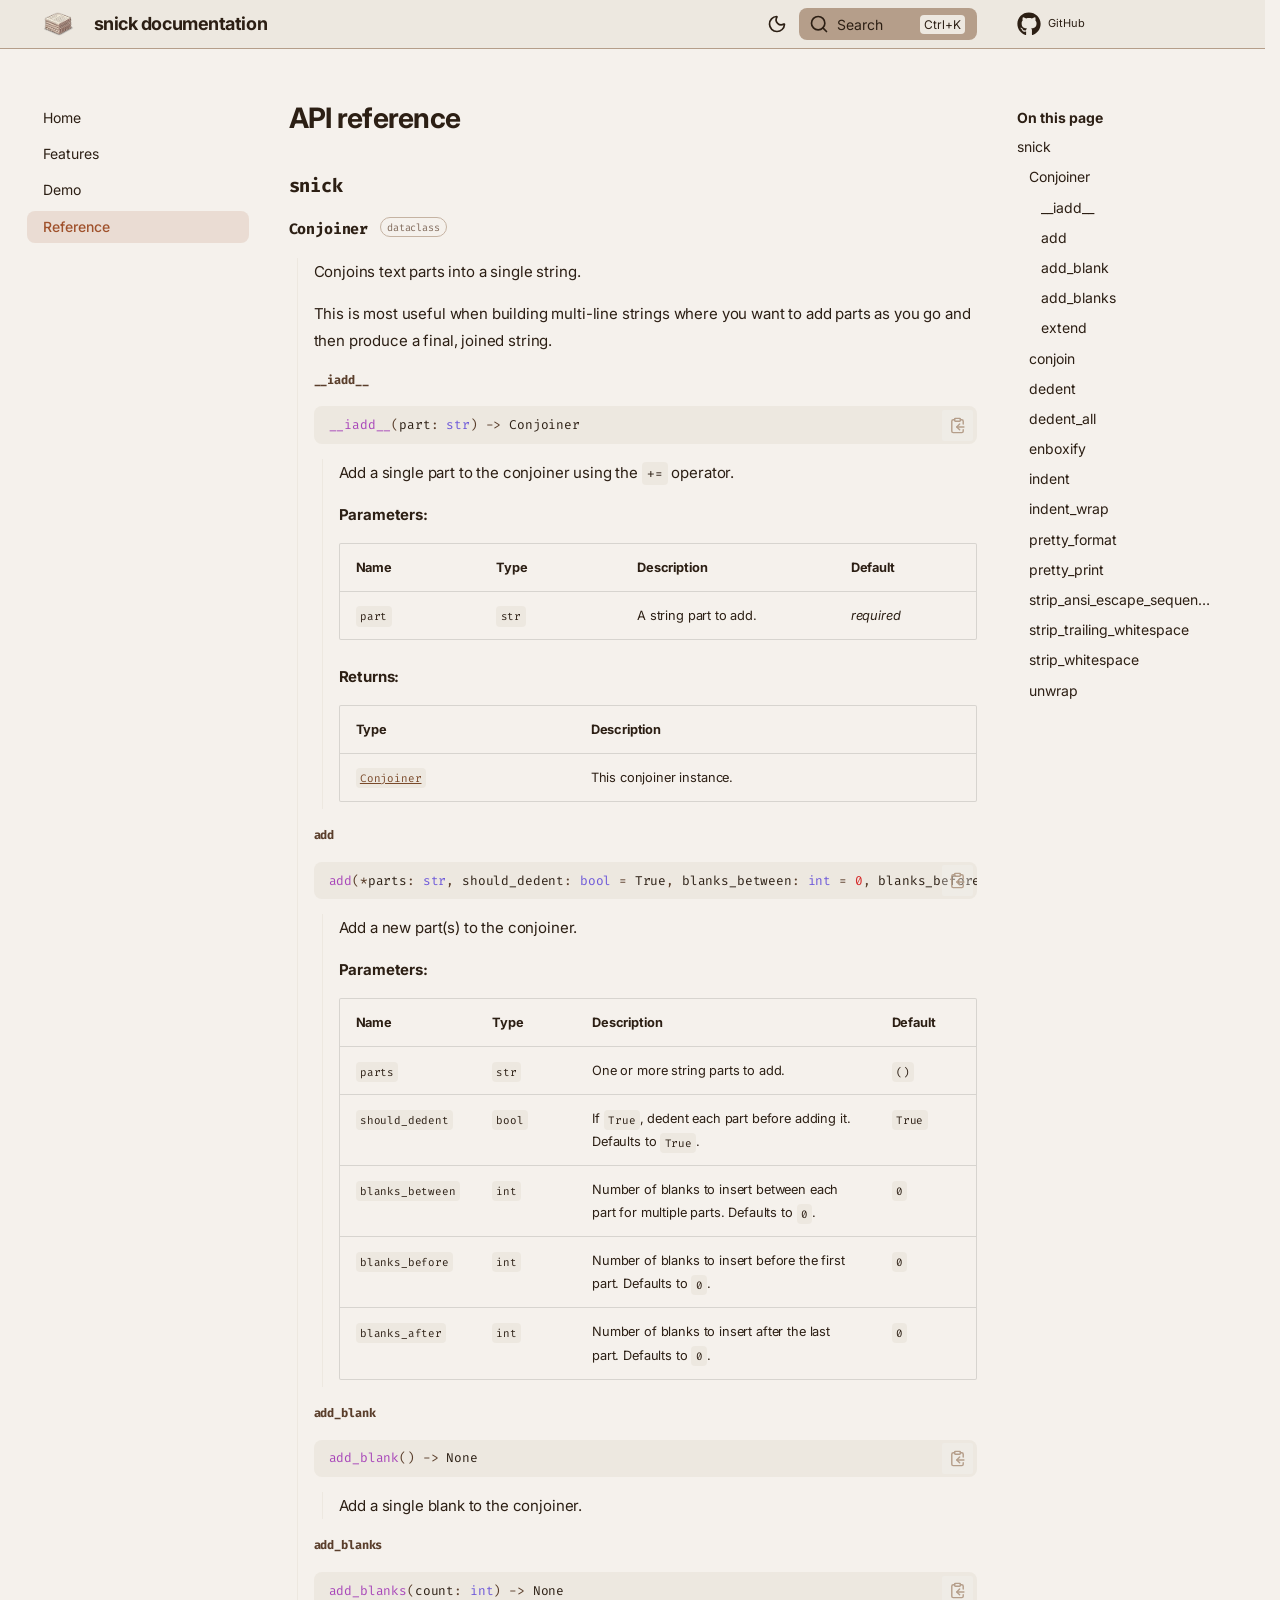
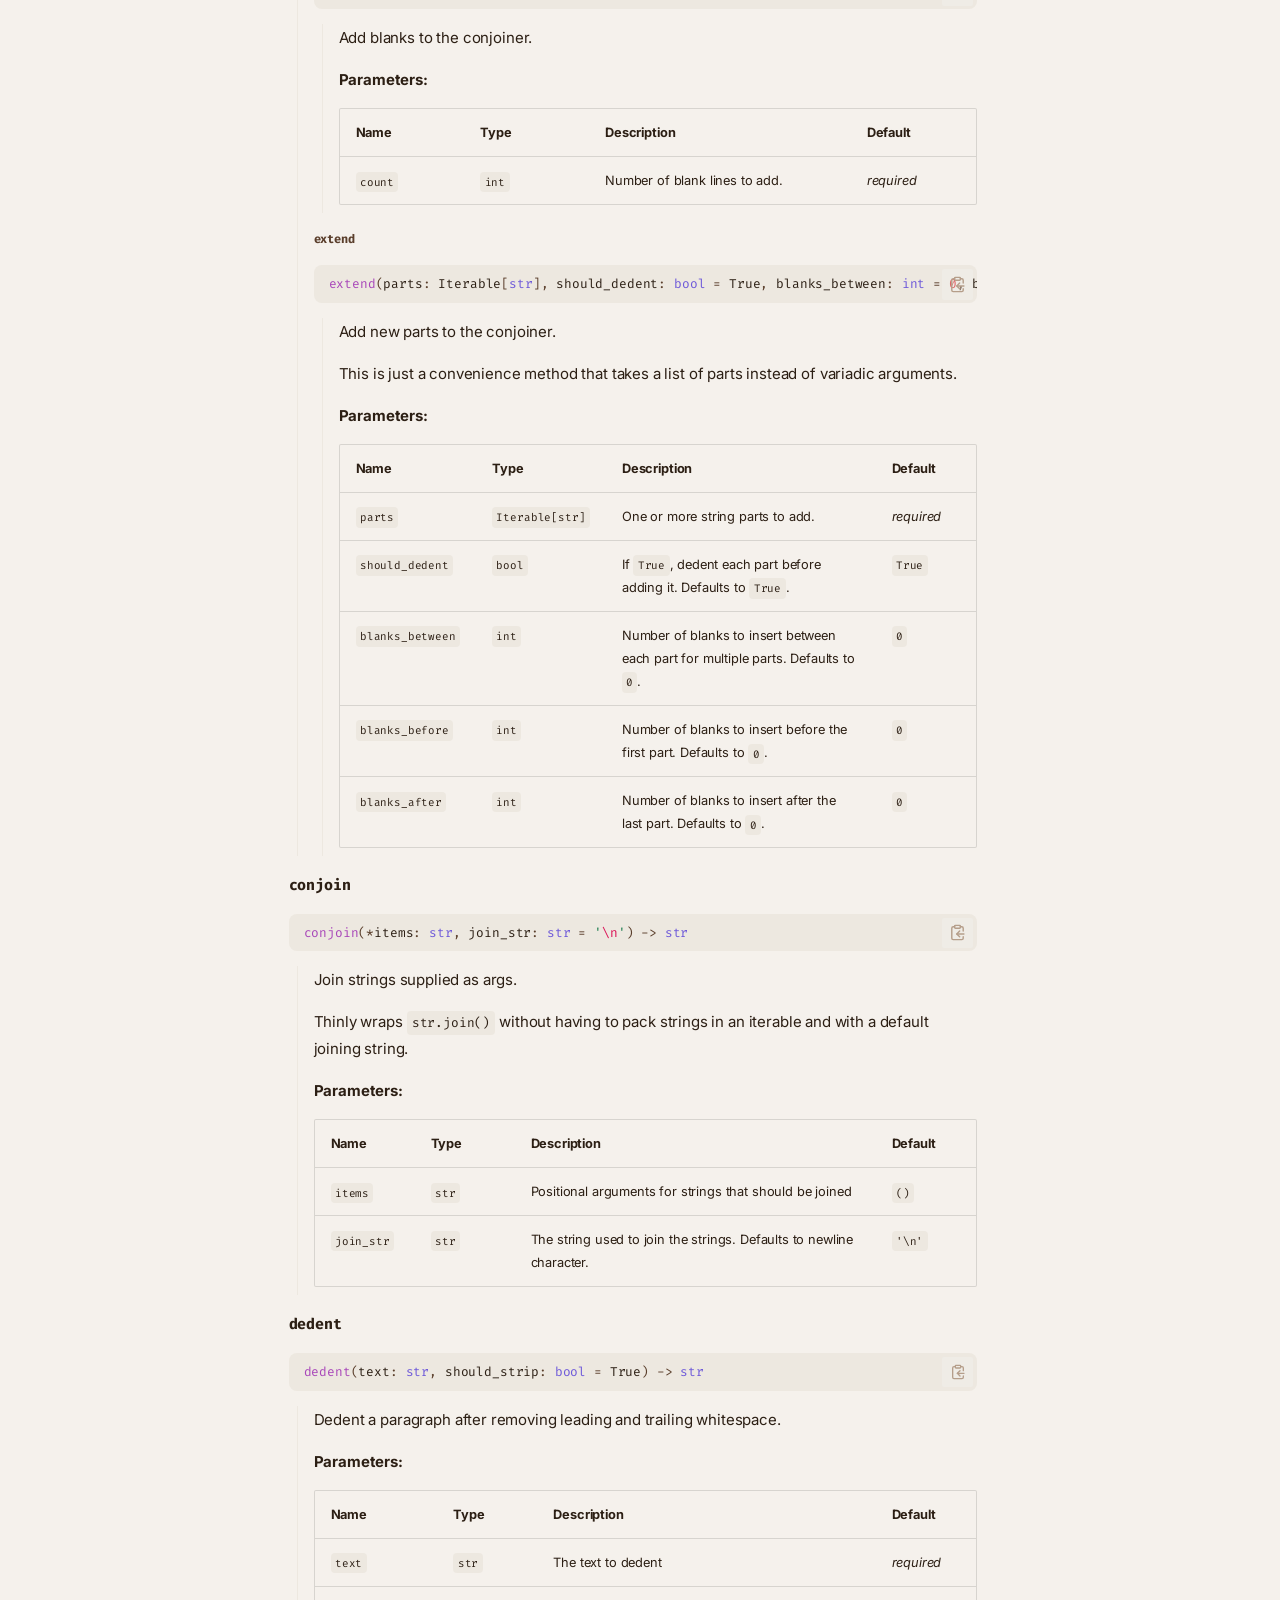
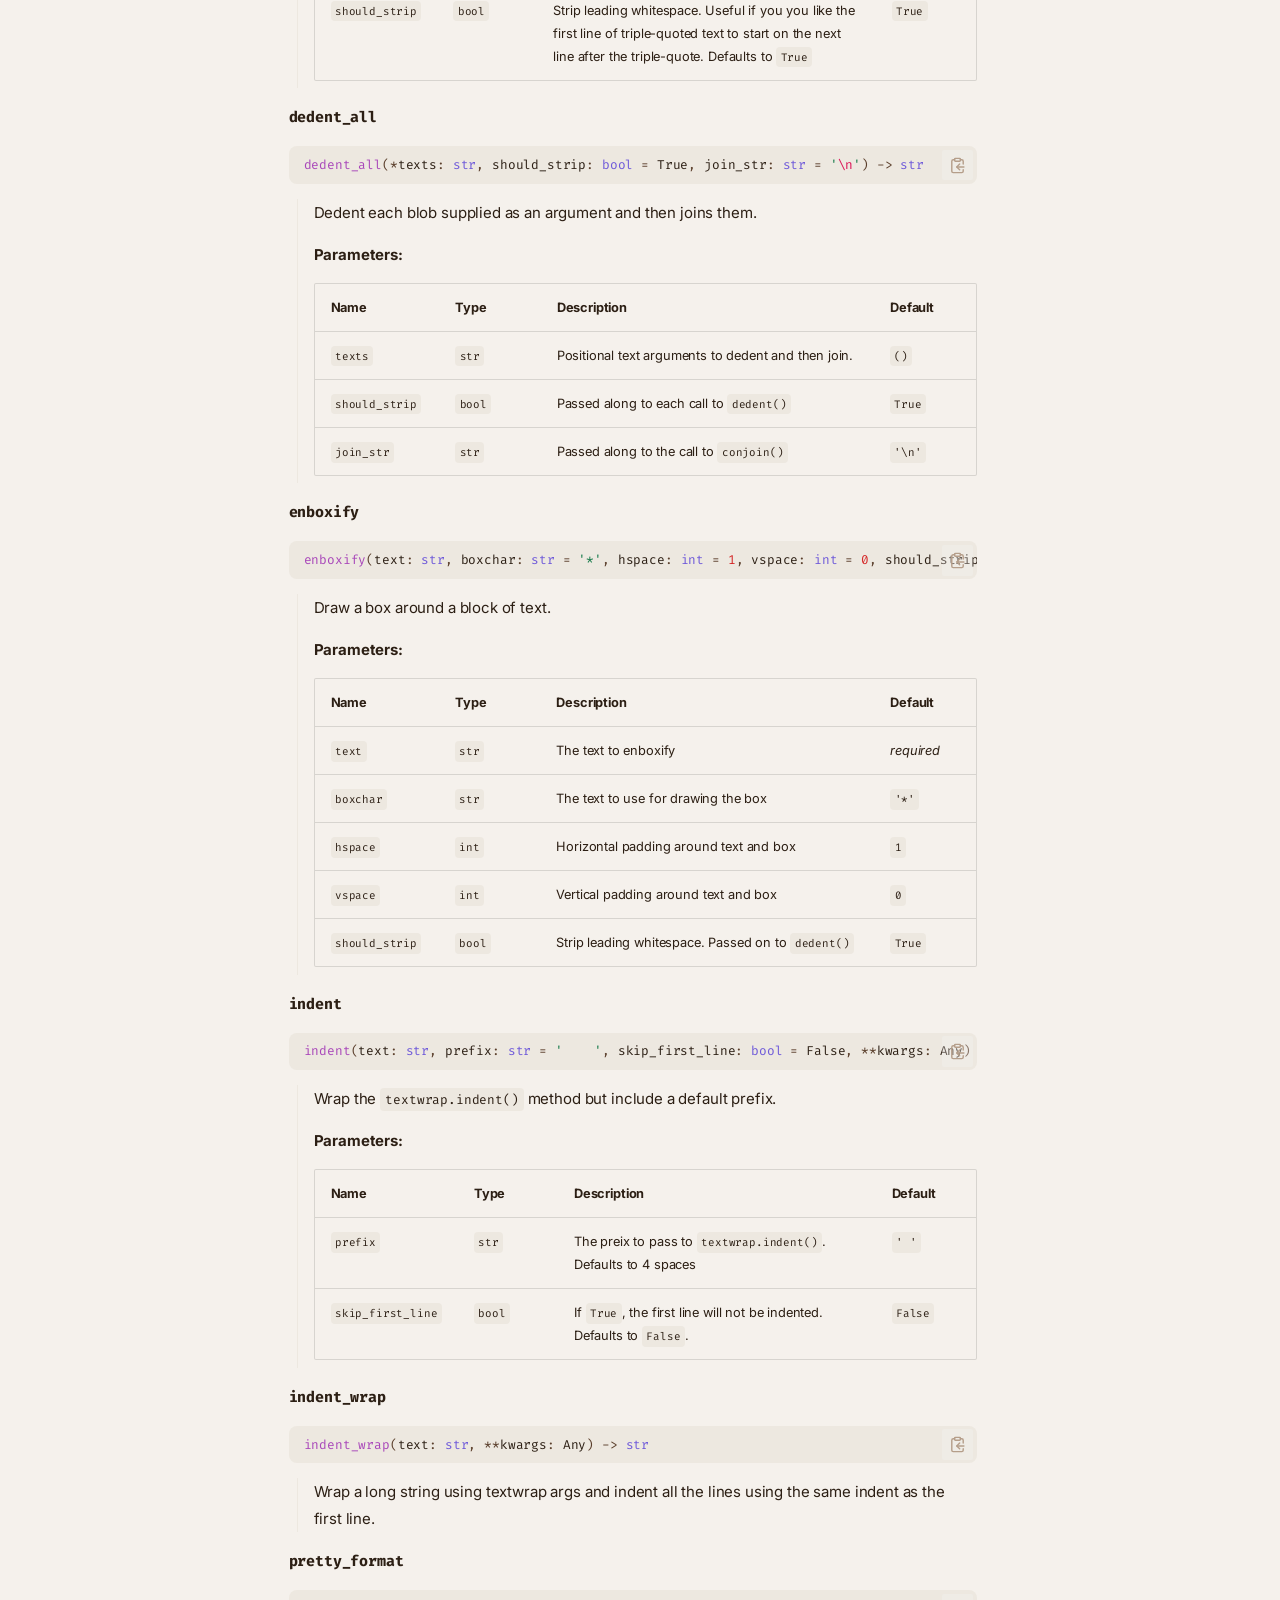
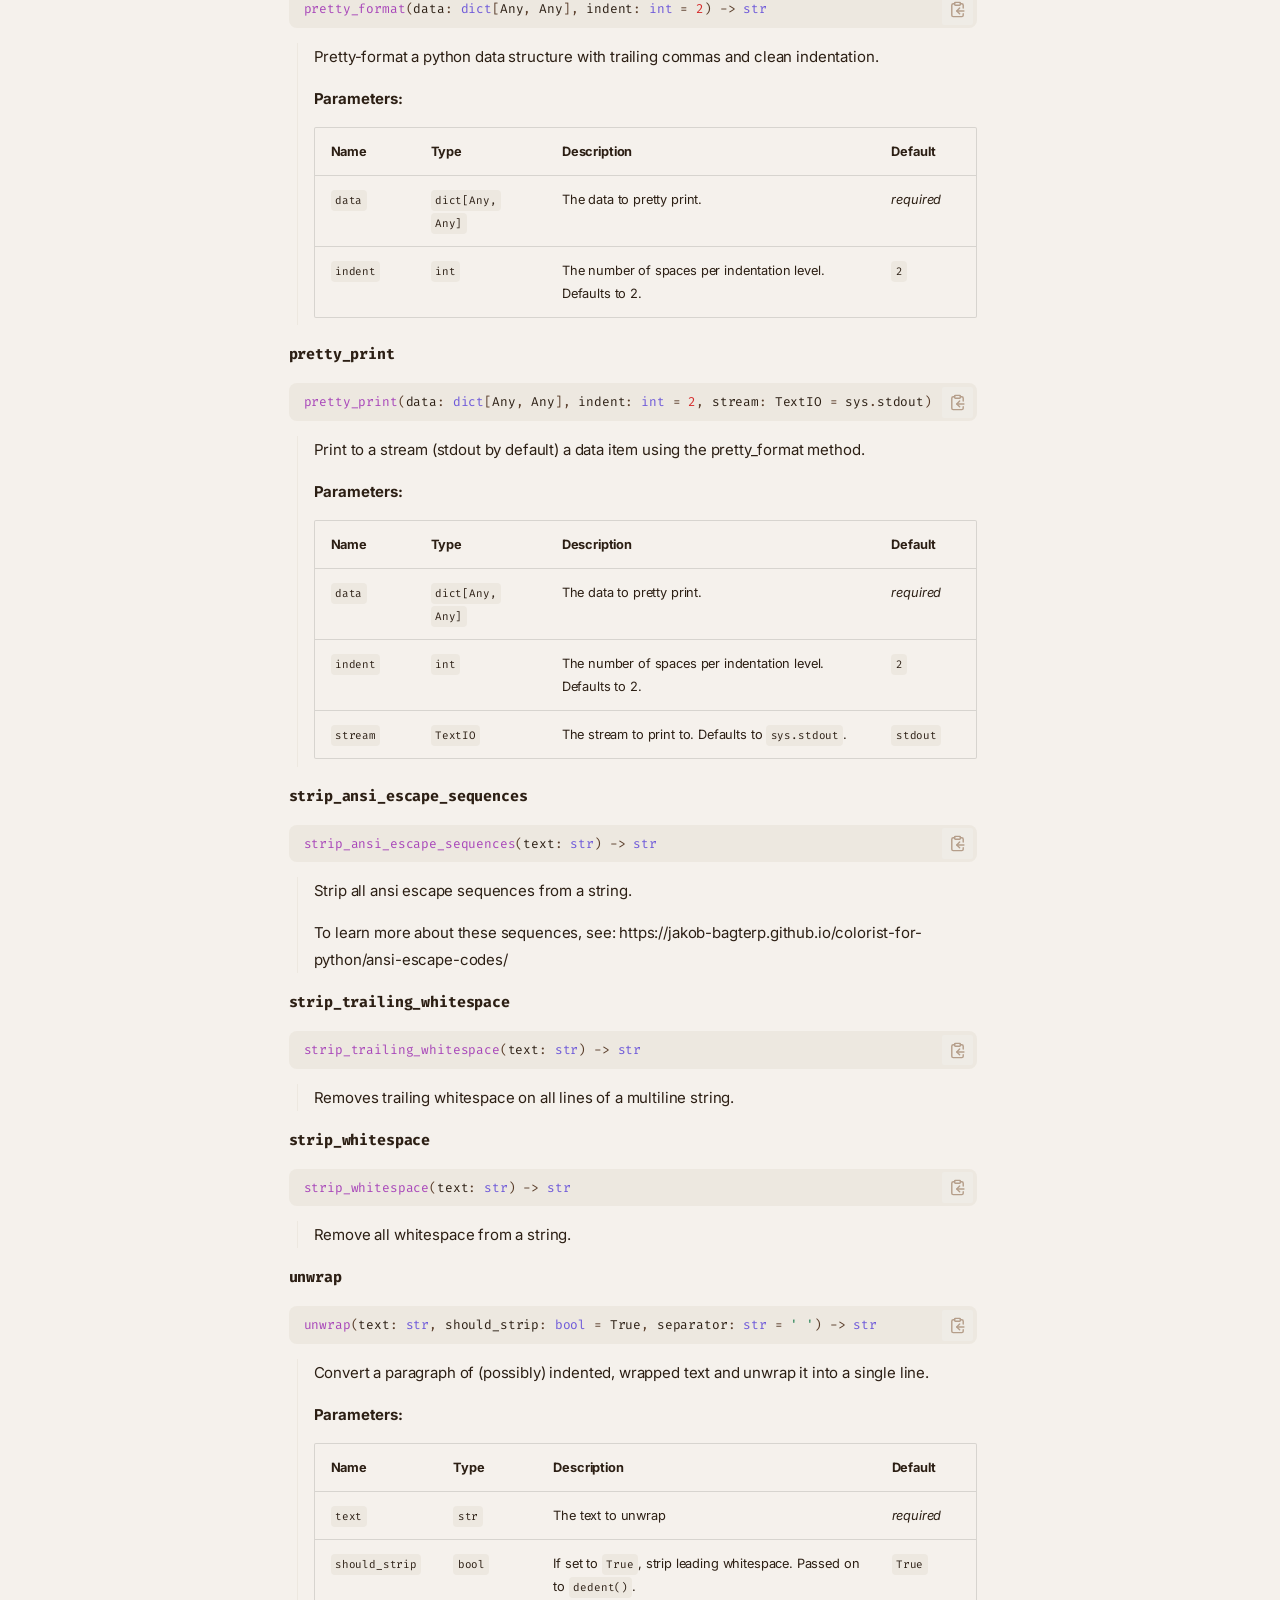
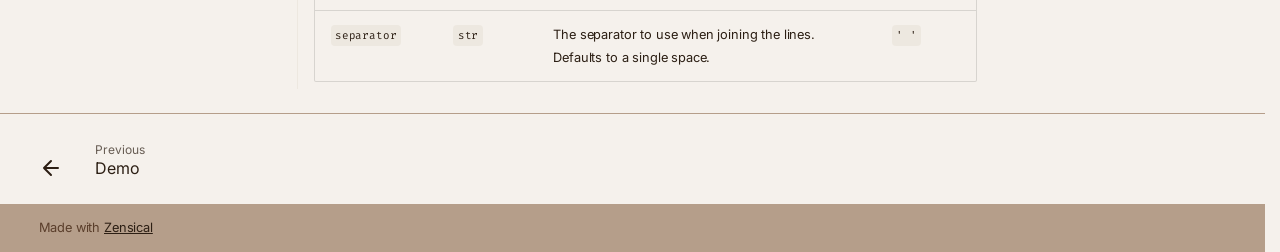
<file: reference/index.html>
<!doctype html>
<html lang="en" class="no-js">
  <head>
    
      <meta charset="utf-8">
      <meta name="viewport" content="width=device-width,initial-scale=1">
      
      
      
        <link rel="canonical" href="https://dusktreader.github.io/snick/reference/">
      
      
        <link rel="prev" href="../demo/">
      
      
      
        
      
      
      <link rel="icon" href="../images/snick-logo.png">
      <meta name="generator" content="zensical-0.0.33">
    
    
      
        <title>API reference - snick documentation</title>
      
    
    
      
        
      
      <link rel="stylesheet" href="../assets/stylesheets/modern/main.53a7feaf.min.css">
      
        
          
        
        <link rel="stylesheet" href="../assets/stylesheets/modern/palette.dfe2e883.min.css">
      
      


    
    
      
    
    
      
        
        
        <link rel="preconnect" href="https://fonts.gstatic.com" crossorigin>
        <link rel="stylesheet" href="https://fonts.googleapis.com/css?family=Inter:300,300i,400,400i,500,500i,700,700i%7CFira+Code:400,400i,700,700i&amp;display=fallback">
        <style>:root{--md-text-font:"Inter";--md-code-font:"Fira Code"}</style>
      
    
    
      <link rel="stylesheet" href="../assets/stylesheets/extra.css">
    
    <script>__md_scope=new URL("..",location),__md_hash=e=>[...e].reduce(((e,t)=>(e<<5)-e+t.charCodeAt(0)),0),__md_get=(e,t=localStorage,a=__md_scope)=>JSON.parse(t.getItem(a.pathname+"."+e)),__md_set=(e,t,a=localStorage,_=__md_scope)=>{try{a.setItem(_.pathname+"."+e,JSON.stringify(t))}catch(e){}},document.documentElement.setAttribute("data-platform",navigator.platform)</script>
    
      

    
    
  </head>
  
  
    
    
      
    
    
    
    
    <body dir="ltr" data-md-color-scheme="default" data-md-color-primary="custom" data-md-color-accent="custom">
  
    
    <input class="md-toggle" data-md-toggle="drawer" type="checkbox" id="__drawer" autocomplete="off">
    <input class="md-toggle" data-md-toggle="search" type="checkbox" id="__search" autocomplete="off">
    <label class="md-overlay" for="__drawer" aria-label="Navigation"></label>
    <div data-md-component="skip">
      
        
        <a href="#api-reference" class="md-skip">
          Skip to content
        </a>
      
    </div>
    <div data-md-component="announce">
      
    </div>
    
    
      

  

<header class="md-header md-header--shadow" data-md-component="header">
  <nav class="md-header__inner md-grid" aria-label="Header">
    <a href="./.." title="snick documentation" class="md-header__button md-logo" aria-label="snick documentation" data-md-component="logo">
      
  <img src="../images/snick-logo.png" alt="snick documentation">

    </a>
    <label class="md-header__button md-icon" for="__drawer" aria-label="Navigation">
      
      <svg xmlns="http://www.w3.org/2000/svg" fill="none" stroke="currentColor" stroke-linecap="round" stroke-linejoin="round" stroke-width="2" class="lucide lucide-menu" viewBox="0 0 24 24"><path d="M4 5h16M4 12h16M4 19h16"/></svg>
    </label>
    <div class="md-header__title" data-md-component="header-title">
      <div class="md-header__ellipsis">
        <div class="md-header__topic">
          <span class="md-ellipsis">
            snick documentation
          </span>
        </div>
        <div class="md-header__topic" data-md-component="header-topic">
          <span class="md-ellipsis">
            
              API reference
            
          </span>
        </div>
      </div>
    </div>
    
      
        <form class="md-header__option" data-md-component="palette">
  
    
    
    
    <input class="md-option" data-md-color-media="(prefers-color-scheme: light)" data-md-color-scheme="default" data-md-color-primary="custom" data-md-color-accent="custom"  aria-label="Switch to dark mode"  type="radio" name="__palette" id="__palette_0">
    
      <label class="md-header__button md-icon" title="Switch to dark mode" for="__palette_1" hidden>
        <svg xmlns="http://www.w3.org/2000/svg" fill="none" stroke="currentColor" stroke-linecap="round" stroke-linejoin="round" stroke-width="2" class="lucide lucide-moon" viewBox="0 0 24 24"><path d="M20.985 12.486a9 9 0 1 1-9.473-9.472c.405-.022.617.46.402.803a6 6 0 0 0 8.268 8.268c.344-.215.825-.004.803.401"/></svg>
      </label>
    
  
    
    
    
    <input class="md-option" data-md-color-media="(prefers-color-scheme: dark)" data-md-color-scheme="slate" data-md-color-primary="custom" data-md-color-accent="custom"  aria-label="Switch to light mode"  type="radio" name="__palette" id="__palette_1">
    
      <label class="md-header__button md-icon" title="Switch to light mode" for="__palette_0" hidden>
        <svg xmlns="http://www.w3.org/2000/svg" fill="none" stroke="currentColor" stroke-linecap="round" stroke-linejoin="round" stroke-width="2" class="lucide lucide-sun" viewBox="0 0 24 24"><circle cx="12" cy="12" r="4"/><path d="M12 2v2M12 20v2M4.93 4.93l1.41 1.41M17.66 17.66l1.41 1.41M2 12h2M20 12h2M6.34 17.66l-1.41 1.41M19.07 4.93l-1.41 1.41"/></svg>
      </label>
    
  
</form>
      
    
    
      <script>var palette=__md_get("__palette");if(palette&&palette.color){if("(prefers-color-scheme)"===palette.color.media){var media=matchMedia("(prefers-color-scheme: light)"),input=document.querySelector(media.matches?"[data-md-color-media='(prefers-color-scheme: light)']":"[data-md-color-media='(prefers-color-scheme: dark)']");palette.color.media=input.getAttribute("data-md-color-media"),palette.color.scheme=input.getAttribute("data-md-color-scheme"),palette.color.primary=input.getAttribute("data-md-color-primary"),palette.color.accent=input.getAttribute("data-md-color-accent")}for(var[key,value]of Object.entries(palette.color))document.body.setAttribute("data-md-color-"+key,value)}</script>
    
    
    
      
      
        <label class="md-header__button md-icon" for="__search" aria-label="Search">
          
          <svg xmlns="http://www.w3.org/2000/svg" fill="none" stroke="currentColor" stroke-linecap="round" stroke-linejoin="round" stroke-width="2" class="lucide lucide-search" viewBox="0 0 24 24"><path d="m21 21-4.34-4.34"/><circle cx="11" cy="11" r="8"/></svg>
        </label>
        <div class="md-search" data-md-component="search" role="dialog" aria-label="Search">
  <button type="button" class="md-search__button">
    Search
  </button>
</div>
      
    
    <div class="md-header__source">
      
        <a href="https://github.com/dusktreader/snick" title="Go to repository" class="md-source" data-md-component="source">
  <div class="md-source__icon md-icon">
    
    <svg xmlns="http://www.w3.org/2000/svg" viewBox="0 0 512 512"><!--! Font Awesome Free 7.2.0 by @fontawesome - https://fontawesome.com License - https://fontawesome.com/license/free (Icons: CC BY 4.0, Fonts: SIL OFL 1.1, Code: MIT License) Copyright 2026 Fonticons, Inc.--><path fill="currentColor" d="M173.9 397.4c0 2-2.3 3.6-5.2 3.6-3.3.3-5.6-1.3-5.6-3.6 0-2 2.3-3.6 5.2-3.6 3-.3 5.6 1.3 5.6 3.6m-31.1-4.5c-.7 2 1.3 4.3 4.3 4.9 2.6 1 5.6 0 6.2-2s-1.3-4.3-4.3-5.2c-2.6-.7-5.5.3-6.2 2.3m44.2-1.7c-2.9.7-4.9 2.6-4.6 4.9.3 2 2.9 3.3 5.9 2.6 2.9-.7 4.9-2.6 4.6-4.6-.3-1.9-3-3.2-5.9-2.9M252.8 8C114.1 8 8 113.3 8 252c0 110.9 69.8 205.8 169.5 239.2 12.8 2.3 17.3-5.6 17.3-12.1 0-6.2-.3-40.4-.3-61.4 0 0-70 15-84.7-29.8 0 0-11.4-29.1-27.8-36.6 0 0-22.9-15.7 1.6-15.4 0 0 24.9 2 38.6 25.8 21.9 38.6 58.6 27.5 72.9 20.9 2.3-16 8.8-27.1 16-33.7-55.9-6.2-112.3-14.3-112.3-110.5 0-27.5 7.6-41.3 23.6-58.9-2.6-6.5-11.1-33.3 2.6-67.9 20.9-6.5 69 27 69 27 20-5.6 41.5-8.5 62.8-8.5s42.8 2.9 62.8 8.5c0 0 48.1-33.6 69-27 13.7 34.7 5.2 61.4 2.6 67.9 16 17.7 25.8 31.5 25.8 58.9 0 96.5-58.9 104.2-114.8 110.5 9.2 7.9 17 22.9 17 46.4 0 33.7-.3 75.4-.3 83.6 0 6.5 4.6 14.4 17.3 12.1C436.2 457.8 504 362.9 504 252 504 113.3 391.5 8 252.8 8M105.2 352.9c-1.3 1-1 3.3.7 5.2 1.6 1.6 3.9 2.3 5.2 1 1.3-1 1-3.3-.7-5.2-1.6-1.6-3.9-2.3-5.2-1m-10.8-8.1c-.7 1.3.3 2.9 2.3 3.9 1.6 1 3.6.7 4.3-.7.7-1.3-.3-2.9-2.3-3.9-2-.6-3.6-.3-4.3.7m32.4 35.6c-1.6 1.3-1 4.3 1.3 6.2 2.3 2.3 5.2 2.6 6.5 1 1.3-1.3.7-4.3-1.3-6.2-2.2-2.3-5.2-2.6-6.5-1m-11.4-14.7c-1.6 1-1.6 3.6 0 5.9s4.3 3.3 5.6 2.3c1.6-1.3 1.6-3.9 0-6.2-1.4-2.3-4-3.3-5.6-2"/></svg>
  </div>
  <div class="md-source__repository">
    GitHub
  </div>
</a>
      
    </div>
  </nav>
  
</header>
    
    <div class="md-container" data-md-component="container">
      
      
        
          
        
      
      <main class="md-main" data-md-component="main">
        <div class="md-main__inner md-grid">
          
            
              
              <div class="md-sidebar md-sidebar--primary" data-md-component="sidebar" data-md-type="navigation" >
                <div class="md-sidebar__scrollwrap">
                  <div class="md-sidebar__inner">
                    



<nav class="md-nav md-nav--primary" aria-label="Navigation" data-md-level="0">
  <label class="md-nav__title" for="__drawer">
    <a href="./.." title="snick documentation" class="md-nav__button md-logo" aria-label="snick documentation" data-md-component="logo">
      
  <img src="../images/snick-logo.png" alt="snick documentation">

    </a>
    snick documentation
  </label>
  
    <div class="md-nav__source">
      <a href="https://github.com/dusktreader/snick" title="Go to repository" class="md-source" data-md-component="source">
  <div class="md-source__icon md-icon">
    
    <svg xmlns="http://www.w3.org/2000/svg" viewBox="0 0 512 512"><!--! Font Awesome Free 7.2.0 by @fontawesome - https://fontawesome.com License - https://fontawesome.com/license/free (Icons: CC BY 4.0, Fonts: SIL OFL 1.1, Code: MIT License) Copyright 2026 Fonticons, Inc.--><path fill="currentColor" d="M173.9 397.4c0 2-2.3 3.6-5.2 3.6-3.3.3-5.6-1.3-5.6-3.6 0-2 2.3-3.6 5.2-3.6 3-.3 5.6 1.3 5.6 3.6m-31.1-4.5c-.7 2 1.3 4.3 4.3 4.9 2.6 1 5.6 0 6.2-2s-1.3-4.3-4.3-5.2c-2.6-.7-5.5.3-6.2 2.3m44.2-1.7c-2.9.7-4.9 2.6-4.6 4.9.3 2 2.9 3.3 5.9 2.6 2.9-.7 4.9-2.6 4.6-4.6-.3-1.9-3-3.2-5.9-2.9M252.8 8C114.1 8 8 113.3 8 252c0 110.9 69.8 205.8 169.5 239.2 12.8 2.3 17.3-5.6 17.3-12.1 0-6.2-.3-40.4-.3-61.4 0 0-70 15-84.7-29.8 0 0-11.4-29.1-27.8-36.6 0 0-22.9-15.7 1.6-15.4 0 0 24.9 2 38.6 25.8 21.9 38.6 58.6 27.5 72.9 20.9 2.3-16 8.8-27.1 16-33.7-55.9-6.2-112.3-14.3-112.3-110.5 0-27.5 7.6-41.3 23.6-58.9-2.6-6.5-11.1-33.3 2.6-67.9 20.9-6.5 69 27 69 27 20-5.6 41.5-8.5 62.8-8.5s42.8 2.9 62.8 8.5c0 0 48.1-33.6 69-27 13.7 34.7 5.2 61.4 2.6 67.9 16 17.7 25.8 31.5 25.8 58.9 0 96.5-58.9 104.2-114.8 110.5 9.2 7.9 17 22.9 17 46.4 0 33.7-.3 75.4-.3 83.6 0 6.5 4.6 14.4 17.3 12.1C436.2 457.8 504 362.9 504 252 504 113.3 391.5 8 252.8 8M105.2 352.9c-1.3 1-1 3.3.7 5.2 1.6 1.6 3.9 2.3 5.2 1 1.3-1 1-3.3-.7-5.2-1.6-1.6-3.9-2.3-5.2-1m-10.8-8.1c-.7 1.3.3 2.9 2.3 3.9 1.6 1 3.6.7 4.3-.7.7-1.3-.3-2.9-2.3-3.9-2-.6-3.6-.3-4.3.7m32.4 35.6c-1.6 1.3-1 4.3 1.3 6.2 2.3 2.3 5.2 2.6 6.5 1 1.3-1.3.7-4.3-1.3-6.2-2.2-2.3-5.2-2.6-6.5-1m-11.4-14.7c-1.6 1-1.6 3.6 0 5.9s4.3 3.3 5.6 2.3c1.6-1.3 1.6-3.9 0-6.2-1.4-2.3-4-3.3-5.6-2"/></svg>
  </div>
  <div class="md-source__repository">
    GitHub
  </div>
</a>
    </div>
  
  <ul class="md-nav__list" data-md-scrollfix>
    
      
      
  
  
  
  
    <li class="md-nav__item">
      <a href="./.." class="md-nav__link">
        
  
  
  <span class="md-ellipsis">
    
  
    Home
  

    
  </span>
  
  

      </a>
    </li>
  

    
      
      
  
  
  
  
    <li class="md-nav__item">
      <a href="../features/" class="md-nav__link">
        
  
  
  <span class="md-ellipsis">
    
  
    Features
  

    
  </span>
  
  

      </a>
    </li>
  

    
      
      
  
  
  
  
    <li class="md-nav__item">
      <a href="../demo/" class="md-nav__link">
        
  
  
  <span class="md-ellipsis">
    
  
    Demo
  

    
  </span>
  
  

      </a>
    </li>
  

    
      
      
  
  
    
  
  
  
    <li class="md-nav__item md-nav__item--active">
      
      
      
      
        
      
      
        <label class="md-nav__link md-nav__link--active" for="__toc">
          
  
  
  <span class="md-ellipsis">
    
  
    Reference
  

    
  </span>
  
  

          <span class="md-nav__icon md-icon"></span>
        </label>
      
      <a href="././" class="md-nav__link md-nav__link--active">
        
  
  
  <span class="md-ellipsis">
    
  
    Reference
  

    
  </span>
  
  

      </a>
      
        


<nav class="md-nav md-nav--secondary" aria-label="On this page">
  
  
  
    
  
  
    <label class="md-nav__title" for="__toc">
      <span class="md-nav__icon md-icon"></span>
      On this page
    </label>
    <ul class="md-nav__list" data-md-component="toc" data-md-scrollfix>
      
        <li class="md-nav__item">
  <a href="#snick" class="md-nav__link">
    <span class="md-ellipsis">
      
        snick
      
    </span>
  </a>
  
    <nav class="md-nav" aria-label="snick">
      <ul class="md-nav__list">
        
          <li class="md-nav__item">
  <a href="#snick.Conjoiner" class="md-nav__link">
    <span class="md-ellipsis">
      
        Conjoiner
      
    </span>
  </a>
  
    <nav class="md-nav" aria-label="Conjoiner">
      <ul class="md-nav__list">
        
          <li class="md-nav__item">
  <a href="#snick.Conjoiner.__iadd__" class="md-nav__link">
    <span class="md-ellipsis">
      
        __iadd__
      
    </span>
  </a>
  
</li>
        
          <li class="md-nav__item">
  <a href="#snick.Conjoiner.add" class="md-nav__link">
    <span class="md-ellipsis">
      
        add
      
    </span>
  </a>
  
</li>
        
          <li class="md-nav__item">
  <a href="#snick.Conjoiner.add_blank" class="md-nav__link">
    <span class="md-ellipsis">
      
        add_blank
      
    </span>
  </a>
  
</li>
        
          <li class="md-nav__item">
  <a href="#snick.Conjoiner.add_blanks" class="md-nav__link">
    <span class="md-ellipsis">
      
        add_blanks
      
    </span>
  </a>
  
</li>
        
          <li class="md-nav__item">
  <a href="#snick.Conjoiner.extend" class="md-nav__link">
    <span class="md-ellipsis">
      
        extend
      
    </span>
  </a>
  
</li>
        
      </ul>
    </nav>
  
</li>
        
          <li class="md-nav__item">
  <a href="#snick.conjoin" class="md-nav__link">
    <span class="md-ellipsis">
      
        conjoin
      
    </span>
  </a>
  
</li>
        
          <li class="md-nav__item">
  <a href="#snick.dedent" class="md-nav__link">
    <span class="md-ellipsis">
      
        dedent
      
    </span>
  </a>
  
</li>
        
          <li class="md-nav__item">
  <a href="#snick.dedent_all" class="md-nav__link">
    <span class="md-ellipsis">
      
        dedent_all
      
    </span>
  </a>
  
</li>
        
          <li class="md-nav__item">
  <a href="#snick.enboxify" class="md-nav__link">
    <span class="md-ellipsis">
      
        enboxify
      
    </span>
  </a>
  
</li>
        
          <li class="md-nav__item">
  <a href="#snick.indent" class="md-nav__link">
    <span class="md-ellipsis">
      
        indent
      
    </span>
  </a>
  
</li>
        
          <li class="md-nav__item">
  <a href="#snick.indent_wrap" class="md-nav__link">
    <span class="md-ellipsis">
      
        indent_wrap
      
    </span>
  </a>
  
</li>
        
          <li class="md-nav__item">
  <a href="#snick.pretty_format" class="md-nav__link">
    <span class="md-ellipsis">
      
        pretty_format
      
    </span>
  </a>
  
</li>
        
          <li class="md-nav__item">
  <a href="#snick.pretty_print" class="md-nav__link">
    <span class="md-ellipsis">
      
        pretty_print
      
    </span>
  </a>
  
</li>
        
          <li class="md-nav__item">
  <a href="#snick.strip_ansi_escape_sequences" class="md-nav__link">
    <span class="md-ellipsis">
      
        strip_ansi_escape_sequences
      
    </span>
  </a>
  
</li>
        
          <li class="md-nav__item">
  <a href="#snick.strip_trailing_whitespace" class="md-nav__link">
    <span class="md-ellipsis">
      
        strip_trailing_whitespace
      
    </span>
  </a>
  
</li>
        
          <li class="md-nav__item">
  <a href="#snick.strip_whitespace" class="md-nav__link">
    <span class="md-ellipsis">
      
        strip_whitespace
      
    </span>
  </a>
  
</li>
        
          <li class="md-nav__item">
  <a href="#snick.unwrap" class="md-nav__link">
    <span class="md-ellipsis">
      
        unwrap
      
    </span>
  </a>
  
</li>
        
      </ul>
    </nav>
  
</li>
      
    </ul>
  
</nav>
      
    </li>
  

    
  </ul>
</nav>
                  </div>
                </div>
              </div>
            
            
              
              <div class="md-sidebar md-sidebar--secondary" data-md-component="sidebar" data-md-type="toc" >
                <div class="md-sidebar__scrollwrap">
                  
                    
                    
                    
                      
                    
                    
                      <input class="md-nav__toggle md-toggle" type="checkbox" id="__toc">
                      <div class="md-sidebar-button__wrapper">
                        <label class="md-sidebar-button" for="__toc"></label>
                      </div>
                    
                  
                  <div class="md-sidebar__inner">
                    


<nav class="md-nav md-nav--secondary" aria-label="On this page">
  
  
  
    
  
  
    <label class="md-nav__title" for="__toc">
      <span class="md-nav__icon md-icon"></span>
      On this page
    </label>
    <ul class="md-nav__list" data-md-component="toc" data-md-scrollfix>
      
        <li class="md-nav__item">
  <a href="#snick" class="md-nav__link">
    <span class="md-ellipsis">
      
        snick
      
    </span>
  </a>
  
    <nav class="md-nav" aria-label="snick">
      <ul class="md-nav__list">
        
          <li class="md-nav__item">
  <a href="#snick.Conjoiner" class="md-nav__link">
    <span class="md-ellipsis">
      
        Conjoiner
      
    </span>
  </a>
  
    <nav class="md-nav" aria-label="Conjoiner">
      <ul class="md-nav__list">
        
          <li class="md-nav__item">
  <a href="#snick.Conjoiner.__iadd__" class="md-nav__link">
    <span class="md-ellipsis">
      
        __iadd__
      
    </span>
  </a>
  
</li>
        
          <li class="md-nav__item">
  <a href="#snick.Conjoiner.add" class="md-nav__link">
    <span class="md-ellipsis">
      
        add
      
    </span>
  </a>
  
</li>
        
          <li class="md-nav__item">
  <a href="#snick.Conjoiner.add_blank" class="md-nav__link">
    <span class="md-ellipsis">
      
        add_blank
      
    </span>
  </a>
  
</li>
        
          <li class="md-nav__item">
  <a href="#snick.Conjoiner.add_blanks" class="md-nav__link">
    <span class="md-ellipsis">
      
        add_blanks
      
    </span>
  </a>
  
</li>
        
          <li class="md-nav__item">
  <a href="#snick.Conjoiner.extend" class="md-nav__link">
    <span class="md-ellipsis">
      
        extend
      
    </span>
  </a>
  
</li>
        
      </ul>
    </nav>
  
</li>
        
          <li class="md-nav__item">
  <a href="#snick.conjoin" class="md-nav__link">
    <span class="md-ellipsis">
      
        conjoin
      
    </span>
  </a>
  
</li>
        
          <li class="md-nav__item">
  <a href="#snick.dedent" class="md-nav__link">
    <span class="md-ellipsis">
      
        dedent
      
    </span>
  </a>
  
</li>
        
          <li class="md-nav__item">
  <a href="#snick.dedent_all" class="md-nav__link">
    <span class="md-ellipsis">
      
        dedent_all
      
    </span>
  </a>
  
</li>
        
          <li class="md-nav__item">
  <a href="#snick.enboxify" class="md-nav__link">
    <span class="md-ellipsis">
      
        enboxify
      
    </span>
  </a>
  
</li>
        
          <li class="md-nav__item">
  <a href="#snick.indent" class="md-nav__link">
    <span class="md-ellipsis">
      
        indent
      
    </span>
  </a>
  
</li>
        
          <li class="md-nav__item">
  <a href="#snick.indent_wrap" class="md-nav__link">
    <span class="md-ellipsis">
      
        indent_wrap
      
    </span>
  </a>
  
</li>
        
          <li class="md-nav__item">
  <a href="#snick.pretty_format" class="md-nav__link">
    <span class="md-ellipsis">
      
        pretty_format
      
    </span>
  </a>
  
</li>
        
          <li class="md-nav__item">
  <a href="#snick.pretty_print" class="md-nav__link">
    <span class="md-ellipsis">
      
        pretty_print
      
    </span>
  </a>
  
</li>
        
          <li class="md-nav__item">
  <a href="#snick.strip_ansi_escape_sequences" class="md-nav__link">
    <span class="md-ellipsis">
      
        strip_ansi_escape_sequences
      
    </span>
  </a>
  
</li>
        
          <li class="md-nav__item">
  <a href="#snick.strip_trailing_whitespace" class="md-nav__link">
    <span class="md-ellipsis">
      
        strip_trailing_whitespace
      
    </span>
  </a>
  
</li>
        
          <li class="md-nav__item">
  <a href="#snick.strip_whitespace" class="md-nav__link">
    <span class="md-ellipsis">
      
        strip_whitespace
      
    </span>
  </a>
  
</li>
        
          <li class="md-nav__item">
  <a href="#snick.unwrap" class="md-nav__link">
    <span class="md-ellipsis">
      
        unwrap
      
    </span>
  </a>
  
</li>
        
      </ul>
    </nav>
  
</li>
      
    </ul>
  
</nav>
                  </div>
                </div>
              </div>
            
          
          
            <div class="md-content" data-md-component="content">
              
              <article class="md-content__inner md-typeset">
                
                  
  
  


<h1 id="api-reference">API reference</h1>


<div class="doc doc-object doc-module">



<h3 id="snick" class="doc doc-heading">
            <span class="doc doc-object-name doc-module-name">snick</span>


</h3>

    <div class="doc doc-contents first">










<div class="doc doc-children">









<div class="doc doc-object doc-class">



<h4 id="snick.Conjoiner" class="doc doc-heading">
            <span class="doc doc-object-name doc-class-name">Conjoiner</span>


  <span class="doc doc-labels">
      <small class="doc doc-label doc-label-dataclass"><code>dataclass</code></small>
  </span>

</h4>


    <div class="doc doc-contents ">



        <p>Conjoins text parts into a single string.</p>
<p>This is most useful when building multi-line strings where you want to add parts as you go and then
produce a final, joined string.</p>











<div class="doc doc-children">










<div class="doc doc-object doc-function">


<h5 id="snick.Conjoiner.__iadd__" class="doc doc-heading">
            <span class="doc doc-object-name doc-function-name">__iadd__</span>


</h5>
<div class="language-python doc-signature highlight"><pre><span></span><code><span id="__span-0-1"><a id="__codelineno-0-1" name="__codelineno-0-1" href="#__codelineno-0-1"></a><span class="nf">__iadd__</span><span class="p">(</span><span class="n">part</span><span class="p">:</span> <span class="nb">str</span><span class="p">)</span> <span class="o">-&gt;</span> <span class="n">Conjoiner</span>
</span></code></pre></div>

    <div class="doc doc-contents ">

        <p>Add a single part to the conjoiner using the <code>+=</code> operator.</p>


<p><span class="doc-section-title">Parameters:</span></p>
    <table>
      <thead>
        <tr>
          <th>Name</th>
          <th>Type</th>
          <th>Description</th>
          <th>Default</th>
        </tr>
      </thead>
      <tbody>
          <tr class="doc-section-item">
            <td>
                <code>part</code>
            </td>
            <td>
                  <code><span title="str">str</span></code>
            </td>
            <td>
              <div class="doc-md-description">
                <p>A string part to add.</p>
              </div>
            </td>
            <td>
                <em>required</em>
            </td>
          </tr>
      </tbody>
    </table>


    <p><span class="doc-section-title">Returns:</span></p>
    <table>
      <thead>
        <tr>
          <th>Type</th>
          <th>Description</th>
        </tr>
      </thead>
      <tbody>
          <tr class="doc-section-item">
            <td>
                  <code><a class="autorefs autorefs-internal" title="&lt;span class=&quot;doc doc-object-name doc-class-name&quot;&gt;Conjoiner&lt;/span&gt;


  &lt;span class=&quot;doc doc-labels&quot;&gt;
      &lt;small class=&quot;doc doc-label doc-label-dataclass&quot;&gt;&lt;code&gt;dataclass&lt;/code&gt;&lt;/small&gt;
  &lt;/span&gt;" href="./#snick.Conjoiner">Conjoiner</a></code>
            </td>
            <td>
              <div class="doc-md-description">
                <p>This conjoiner instance.</p>
              </div>
            </td>
          </tr>
      </tbody>
    </table>


    </div>

</div>

<div class="doc doc-object doc-function">


<h5 id="snick.Conjoiner.add" class="doc doc-heading">
            <span class="doc doc-object-name doc-function-name">add</span>


</h5>
<div class="language-python doc-signature highlight"><pre><span></span><code><span id="__span-0-1"><a id="__codelineno-0-1" name="__codelineno-0-1" href="#__codelineno-0-1"></a><span class="nf">add</span><span class="p">(</span><span class="o">*</span><span class="n">parts</span><span class="p">:</span> <span class="nb">str</span><span class="p">,</span> <span class="n">should_dedent</span><span class="p">:</span> <span class="nb">bool</span> <span class="o">=</span> <span class="kc">True</span><span class="p">,</span> <span class="n">blanks_between</span><span class="p">:</span> <span class="nb">int</span> <span class="o">=</span> <span class="mi">0</span><span class="p">,</span> <span class="n">blanks_before</span><span class="p">:</span> <span class="nb">int</span> <span class="o">=</span> <span class="mi">0</span><span class="p">,</span> <span class="n">blanks_after</span><span class="p">:</span> <span class="nb">int</span> <span class="o">=</span> <span class="mi">0</span><span class="p">)</span> <span class="o">-&gt;</span> <span class="kc">None</span>
</span></code></pre></div>

    <div class="doc doc-contents ">

        <p>Add a new part(s) to the conjoiner.</p>


<p><span class="doc-section-title">Parameters:</span></p>
    <table>
      <thead>
        <tr>
          <th>Name</th>
          <th>Type</th>
          <th>Description</th>
          <th>Default</th>
        </tr>
      </thead>
      <tbody>
          <tr class="doc-section-item">
            <td>
                <code>parts</code>
            </td>
            <td>
                  <code><span title="str">str</span></code>
            </td>
            <td>
              <div class="doc-md-description">
                <p>One or more string parts to add.</p>
              </div>
            </td>
            <td>
                  <code>()</code>
            </td>
          </tr>
          <tr class="doc-section-item">
            <td>
                <code>should_dedent</code>
            </td>
            <td>
                  <code><span title="bool">bool</span></code>
            </td>
            <td>
              <div class="doc-md-description">
                <p>If <code>True</code>, dedent each part before adding it. Defaults to <code>True</code>.</p>
              </div>
            </td>
            <td>
                  <code>True</code>
            </td>
          </tr>
          <tr class="doc-section-item">
            <td>
                <code>blanks_between</code>
            </td>
            <td>
                  <code><span title="int">int</span></code>
            </td>
            <td>
              <div class="doc-md-description">
                <p>Number of blanks to insert between each part for multiple parts. Defaults to <code>0</code>.</p>
              </div>
            </td>
            <td>
                  <code>0</code>
            </td>
          </tr>
          <tr class="doc-section-item">
            <td>
                <code>blanks_before</code>
            </td>
            <td>
                  <code><span title="int">int</span></code>
            </td>
            <td>
              <div class="doc-md-description">
                <p>Number of blanks to insert before the first part. Defaults to <code>0</code>.</p>
              </div>
            </td>
            <td>
                  <code>0</code>
            </td>
          </tr>
          <tr class="doc-section-item">
            <td>
                <code>blanks_after</code>
            </td>
            <td>
                  <code><span title="int">int</span></code>
            </td>
            <td>
              <div class="doc-md-description">
                <p>Number of blanks to insert after the last part. Defaults to <code>0</code>.</p>
              </div>
            </td>
            <td>
                  <code>0</code>
            </td>
          </tr>
      </tbody>
    </table>


    </div>

</div>

<div class="doc doc-object doc-function">


<h5 id="snick.Conjoiner.add_blank" class="doc doc-heading">
            <span class="doc doc-object-name doc-function-name">add_blank</span>


</h5>
<div class="language-python doc-signature highlight"><pre><span></span><code><span id="__span-0-1"><a id="__codelineno-0-1" name="__codelineno-0-1" href="#__codelineno-0-1"></a><span class="nf">add_blank</span><span class="p">()</span> <span class="o">-&gt;</span> <span class="kc">None</span>
</span></code></pre></div>

    <div class="doc doc-contents ">

        <p>Add a single blank to the conjoiner.</p>


    </div>

</div>

<div class="doc doc-object doc-function">


<h5 id="snick.Conjoiner.add_blanks" class="doc doc-heading">
            <span class="doc doc-object-name doc-function-name">add_blanks</span>


</h5>
<div class="language-python doc-signature highlight"><pre><span></span><code><span id="__span-0-1"><a id="__codelineno-0-1" name="__codelineno-0-1" href="#__codelineno-0-1"></a><span class="nf">add_blanks</span><span class="p">(</span><span class="n">count</span><span class="p">:</span> <span class="nb">int</span><span class="p">)</span> <span class="o">-&gt;</span> <span class="kc">None</span>
</span></code></pre></div>

    <div class="doc doc-contents ">

        <p>Add blanks to the conjoiner.</p>


<p><span class="doc-section-title">Parameters:</span></p>
    <table>
      <thead>
        <tr>
          <th>Name</th>
          <th>Type</th>
          <th>Description</th>
          <th>Default</th>
        </tr>
      </thead>
      <tbody>
          <tr class="doc-section-item">
            <td>
                <code>count</code>
            </td>
            <td>
                  <code><span title="int">int</span></code>
            </td>
            <td>
              <div class="doc-md-description">
                <p>Number of blank lines to add.</p>
              </div>
            </td>
            <td>
                <em>required</em>
            </td>
          </tr>
      </tbody>
    </table>


    </div>

</div>

<div class="doc doc-object doc-function">


<h5 id="snick.Conjoiner.extend" class="doc doc-heading">
            <span class="doc doc-object-name doc-function-name">extend</span>


</h5>
<div class="language-python doc-signature highlight"><pre><span></span><code><span id="__span-0-1"><a id="__codelineno-0-1" name="__codelineno-0-1" href="#__codelineno-0-1"></a><span class="nf">extend</span><span class="p">(</span><span class="n">parts</span><span class="p">:</span> <span class="n">Iterable</span><span class="p">[</span><span class="nb">str</span><span class="p">],</span> <span class="n">should_dedent</span><span class="p">:</span> <span class="nb">bool</span> <span class="o">=</span> <span class="kc">True</span><span class="p">,</span> <span class="n">blanks_between</span><span class="p">:</span> <span class="nb">int</span> <span class="o">=</span> <span class="mi">0</span><span class="p">,</span> <span class="n">blanks_before</span><span class="p">:</span> <span class="nb">int</span> <span class="o">=</span> <span class="mi">0</span><span class="p">,</span> <span class="n">blanks_after</span><span class="p">:</span> <span class="nb">int</span> <span class="o">=</span> <span class="mi">0</span><span class="p">)</span> <span class="o">-&gt;</span> <span class="kc">None</span>
</span></code></pre></div>

    <div class="doc doc-contents ">

        <p>Add new parts to the conjoiner.</p>
<p>This is just a convenience method that takes a list of parts instead of variadic arguments.</p>


<p><span class="doc-section-title">Parameters:</span></p>
    <table>
      <thead>
        <tr>
          <th>Name</th>
          <th>Type</th>
          <th>Description</th>
          <th>Default</th>
        </tr>
      </thead>
      <tbody>
          <tr class="doc-section-item">
            <td>
                <code>parts</code>
            </td>
            <td>
                  <code><span title="collections.abc.Iterable">Iterable</span>[<span title="str">str</span>]</code>
            </td>
            <td>
              <div class="doc-md-description">
                <p>One or more string parts to add.</p>
              </div>
            </td>
            <td>
                <em>required</em>
            </td>
          </tr>
          <tr class="doc-section-item">
            <td>
                <code>should_dedent</code>
            </td>
            <td>
                  <code><span title="bool">bool</span></code>
            </td>
            <td>
              <div class="doc-md-description">
                <p>If <code>True</code>, dedent each part before adding it. Defaults to <code>True</code>.</p>
              </div>
            </td>
            <td>
                  <code>True</code>
            </td>
          </tr>
          <tr class="doc-section-item">
            <td>
                <code>blanks_between</code>
            </td>
            <td>
                  <code><span title="int">int</span></code>
            </td>
            <td>
              <div class="doc-md-description">
                <p>Number of blanks to insert between each part for multiple parts. Defaults to <code>0</code>.</p>
              </div>
            </td>
            <td>
                  <code>0</code>
            </td>
          </tr>
          <tr class="doc-section-item">
            <td>
                <code>blanks_before</code>
            </td>
            <td>
                  <code><span title="int">int</span></code>
            </td>
            <td>
              <div class="doc-md-description">
                <p>Number of blanks to insert before the first part. Defaults to <code>0</code>.</p>
              </div>
            </td>
            <td>
                  <code>0</code>
            </td>
          </tr>
          <tr class="doc-section-item">
            <td>
                <code>blanks_after</code>
            </td>
            <td>
                  <code><span title="int">int</span></code>
            </td>
            <td>
              <div class="doc-md-description">
                <p>Number of blanks to insert after the last part. Defaults to <code>0</code>.</p>
              </div>
            </td>
            <td>
                  <code>0</code>
            </td>
          </tr>
      </tbody>
    </table>


    </div>

</div>



  </div>

    </div>

</div>


<div class="doc doc-object doc-function">


<h4 id="snick.conjoin" class="doc doc-heading">
            <span class="doc doc-object-name doc-function-name">conjoin</span>


</h4>
<div class="language-python doc-signature highlight"><pre><span></span><code><span id="__span-0-1"><a id="__codelineno-0-1" name="__codelineno-0-1" href="#__codelineno-0-1"></a><span class="nf">conjoin</span><span class="p">(</span><span class="o">*</span><span class="n">items</span><span class="p">:</span> <span class="nb">str</span><span class="p">,</span> <span class="n">join_str</span><span class="p">:</span> <span class="nb">str</span> <span class="o">=</span> <span class="s1">&#39;</span><span class="se">\n</span><span class="s1">&#39;</span><span class="p">)</span> <span class="o">-&gt;</span> <span class="nb">str</span>
</span></code></pre></div>

    <div class="doc doc-contents ">

        <p>Join strings supplied as args.</p>
<p>Thinly wraps <code>str.join()</code> without having to pack strings in an iterable and with a default joining string.</p>


<p><span class="doc-section-title">Parameters:</span></p>
    <table>
      <thead>
        <tr>
          <th>Name</th>
          <th>Type</th>
          <th>Description</th>
          <th>Default</th>
        </tr>
      </thead>
      <tbody>
          <tr class="doc-section-item">
            <td>
                <code>items</code>
            </td>
            <td>
                  <code><span title="str">str</span></code>
            </td>
            <td>
              <div class="doc-md-description">
                <p>Positional arguments for strings that should be joined</p>
              </div>
            </td>
            <td>
                  <code>()</code>
            </td>
          </tr>
          <tr class="doc-section-item">
            <td>
                <code>join_str</code>
            </td>
            <td>
                  <code><span title="str">str</span></code>
            </td>
            <td>
              <div class="doc-md-description">
                <p>The string used to join the strings. Defaults to newline character.</p>
              </div>
            </td>
            <td>
                  <code>&#39;\n&#39;</code>
            </td>
          </tr>
      </tbody>
    </table>


    </div>

</div>

<div class="doc doc-object doc-function">


<h4 id="snick.dedent" class="doc doc-heading">
            <span class="doc doc-object-name doc-function-name">dedent</span>


</h4>
<div class="language-python doc-signature highlight"><pre><span></span><code><span id="__span-0-1"><a id="__codelineno-0-1" name="__codelineno-0-1" href="#__codelineno-0-1"></a><span class="nf">dedent</span><span class="p">(</span><span class="n">text</span><span class="p">:</span> <span class="nb">str</span><span class="p">,</span> <span class="n">should_strip</span><span class="p">:</span> <span class="nb">bool</span> <span class="o">=</span> <span class="kc">True</span><span class="p">)</span> <span class="o">-&gt;</span> <span class="nb">str</span>
</span></code></pre></div>

    <div class="doc doc-contents ">

        <p>Dedent a paragraph after removing leading and trailing whitespace.</p>


<p><span class="doc-section-title">Parameters:</span></p>
    <table>
      <thead>
        <tr>
          <th>Name</th>
          <th>Type</th>
          <th>Description</th>
          <th>Default</th>
        </tr>
      </thead>
      <tbody>
          <tr class="doc-section-item">
            <td>
                <code>text</code>
            </td>
            <td>
                  <code><span title="str">str</span></code>
            </td>
            <td>
              <div class="doc-md-description">
                <p>The text to dedent</p>
              </div>
            </td>
            <td>
                <em>required</em>
            </td>
          </tr>
          <tr class="doc-section-item">
            <td>
                <code>should_strip</code>
            </td>
            <td>
                  <code><span title="bool">bool</span></code>
            </td>
            <td>
              <div class="doc-md-description">
                <p>Strip leading whitespace. Useful if you you like the first line of triple-quoted text
          to start on the next line after the triple-quote. Defaults to <code>True</code></p>
              </div>
            </td>
            <td>
                  <code>True</code>
            </td>
          </tr>
      </tbody>
    </table>


    </div>

</div>

<div class="doc doc-object doc-function">


<h4 id="snick.dedent_all" class="doc doc-heading">
            <span class="doc doc-object-name doc-function-name">dedent_all</span>


</h4>
<div class="language-python doc-signature highlight"><pre><span></span><code><span id="__span-0-1"><a id="__codelineno-0-1" name="__codelineno-0-1" href="#__codelineno-0-1"></a><span class="nf">dedent_all</span><span class="p">(</span><span class="o">*</span><span class="n">texts</span><span class="p">:</span> <span class="nb">str</span><span class="p">,</span> <span class="n">should_strip</span><span class="p">:</span> <span class="nb">bool</span> <span class="o">=</span> <span class="kc">True</span><span class="p">,</span> <span class="n">join_str</span><span class="p">:</span> <span class="nb">str</span> <span class="o">=</span> <span class="s1">&#39;</span><span class="se">\n</span><span class="s1">&#39;</span><span class="p">)</span> <span class="o">-&gt;</span> <span class="nb">str</span>
</span></code></pre></div>

    <div class="doc doc-contents ">

        <p>Dedent each blob supplied as an argument and then joins them.</p>


<p><span class="doc-section-title">Parameters:</span></p>
    <table>
      <thead>
        <tr>
          <th>Name</th>
          <th>Type</th>
          <th>Description</th>
          <th>Default</th>
        </tr>
      </thead>
      <tbody>
          <tr class="doc-section-item">
            <td>
                <code>texts</code>
            </td>
            <td>
                  <code><span title="str">str</span></code>
            </td>
            <td>
              <div class="doc-md-description">
                <p>Positional text arguments to dedent and then join.</p>
              </div>
            </td>
            <td>
                  <code>()</code>
            </td>
          </tr>
          <tr class="doc-section-item">
            <td>
                <code>should_strip</code>
            </td>
            <td>
                  <code><span title="bool">bool</span></code>
            </td>
            <td>
              <div class="doc-md-description">
                <p>Passed along to each call to <code>dedent()</code></p>
              </div>
            </td>
            <td>
                  <code>True</code>
            </td>
          </tr>
          <tr class="doc-section-item">
            <td>
                <code>join_str</code>
            </td>
            <td>
                  <code><span title="str">str</span></code>
            </td>
            <td>
              <div class="doc-md-description">
                <p>Passed along to the call to <code>conjoin()</code></p>
              </div>
            </td>
            <td>
                  <code>&#39;\n&#39;</code>
            </td>
          </tr>
      </tbody>
    </table>


    </div>

</div>

<div class="doc doc-object doc-function">


<h4 id="snick.enboxify" class="doc doc-heading">
            <span class="doc doc-object-name doc-function-name">enboxify</span>


</h4>
<div class="language-python doc-signature highlight"><pre><span></span><code><span id="__span-0-1"><a id="__codelineno-0-1" name="__codelineno-0-1" href="#__codelineno-0-1"></a><span class="nf">enboxify</span><span class="p">(</span><span class="n">text</span><span class="p">:</span> <span class="nb">str</span><span class="p">,</span> <span class="n">boxchar</span><span class="p">:</span> <span class="nb">str</span> <span class="o">=</span> <span class="s1">&#39;*&#39;</span><span class="p">,</span> <span class="n">hspace</span><span class="p">:</span> <span class="nb">int</span> <span class="o">=</span> <span class="mi">1</span><span class="p">,</span> <span class="n">vspace</span><span class="p">:</span> <span class="nb">int</span> <span class="o">=</span> <span class="mi">0</span><span class="p">,</span> <span class="n">should_strip</span><span class="p">:</span> <span class="nb">bool</span> <span class="o">=</span> <span class="kc">True</span><span class="p">)</span> <span class="o">-&gt;</span> <span class="nb">str</span>
</span></code></pre></div>

    <div class="doc doc-contents ">

        <p>Draw a box around a block of text.</p>


<p><span class="doc-section-title">Parameters:</span></p>
    <table>
      <thead>
        <tr>
          <th>Name</th>
          <th>Type</th>
          <th>Description</th>
          <th>Default</th>
        </tr>
      </thead>
      <tbody>
          <tr class="doc-section-item">
            <td>
                <code>text</code>
            </td>
            <td>
                  <code><span title="str">str</span></code>
            </td>
            <td>
              <div class="doc-md-description">
                <p>The text to enboxify</p>
              </div>
            </td>
            <td>
                <em>required</em>
            </td>
          </tr>
          <tr class="doc-section-item">
            <td>
                <code>boxchar</code>
            </td>
            <td>
                  <code><span title="str">str</span></code>
            </td>
            <td>
              <div class="doc-md-description">
                <p>The text to use for drawing the box</p>
              </div>
            </td>
            <td>
                  <code>&#39;*&#39;</code>
            </td>
          </tr>
          <tr class="doc-section-item">
            <td>
                <code>hspace</code>
            </td>
            <td>
                  <code><span title="int">int</span></code>
            </td>
            <td>
              <div class="doc-md-description">
                <p>Horizontal padding around text and box</p>
              </div>
            </td>
            <td>
                  <code>1</code>
            </td>
          </tr>
          <tr class="doc-section-item">
            <td>
                <code>vspace</code>
            </td>
            <td>
                  <code><span title="int">int</span></code>
            </td>
            <td>
              <div class="doc-md-description">
                <p>Vertical padding around text and box</p>
              </div>
            </td>
            <td>
                  <code>0</code>
            </td>
          </tr>
          <tr class="doc-section-item">
            <td>
                <code>should_strip</code>
            </td>
            <td>
                  <code><span title="bool">bool</span></code>
            </td>
            <td>
              <div class="doc-md-description">
                <p>Strip leading whitespace. Passed on to <code>dedent()</code></p>
              </div>
            </td>
            <td>
                  <code>True</code>
            </td>
          </tr>
      </tbody>
    </table>


    </div>

</div>

<div class="doc doc-object doc-function">


<h4 id="snick.indent" class="doc doc-heading">
            <span class="doc doc-object-name doc-function-name">indent</span>


</h4>
<div class="language-python doc-signature highlight"><pre><span></span><code><span id="__span-0-1"><a id="__codelineno-0-1" name="__codelineno-0-1" href="#__codelineno-0-1"></a><span class="nf">indent</span><span class="p">(</span><span class="n">text</span><span class="p">:</span> <span class="nb">str</span><span class="p">,</span> <span class="n">prefix</span><span class="p">:</span> <span class="nb">str</span> <span class="o">=</span> <span class="s1">&#39;    &#39;</span><span class="p">,</span> <span class="n">skip_first_line</span><span class="p">:</span> <span class="nb">bool</span> <span class="o">=</span> <span class="kc">False</span><span class="p">,</span> <span class="o">**</span><span class="n">kwargs</span><span class="p">:</span> <span class="n">Any</span><span class="p">)</span> <span class="o">-&gt;</span> <span class="nb">str</span>
</span></code></pre></div>

    <div class="doc doc-contents ">

        <p>Wrap the <code>textwrap.indent()</code> method but include a default prefix.</p>


<p><span class="doc-section-title">Parameters:</span></p>
    <table>
      <thead>
        <tr>
          <th>Name</th>
          <th>Type</th>
          <th>Description</th>
          <th>Default</th>
        </tr>
      </thead>
      <tbody>
          <tr class="doc-section-item">
            <td>
                <code>prefix</code>
            </td>
            <td>
                  <code><span title="str">str</span></code>
            </td>
            <td>
              <div class="doc-md-description">
                <p>The preix to pass to <code>textwrap.indent()</code>. Defaults to 4 spaces</p>
              </div>
            </td>
            <td>
                  <code>&#39;    &#39;</code>
            </td>
          </tr>
          <tr class="doc-section-item">
            <td>
                <code>skip_first_line</code>
            </td>
            <td>
                  <code><span title="bool">bool</span></code>
            </td>
            <td>
              <div class="doc-md-description">
                <p>If <code>True</code>, the first line will not be indented. Defaults to <code>False</code>.</p>
              </div>
            </td>
            <td>
                  <code>False</code>
            </td>
          </tr>
      </tbody>
    </table>


    </div>

</div>

<div class="doc doc-object doc-function">


<h4 id="snick.indent_wrap" class="doc doc-heading">
            <span class="doc doc-object-name doc-function-name">indent_wrap</span>


</h4>
<div class="language-python doc-signature highlight"><pre><span></span><code><span id="__span-0-1"><a id="__codelineno-0-1" name="__codelineno-0-1" href="#__codelineno-0-1"></a><span class="nf">indent_wrap</span><span class="p">(</span><span class="n">text</span><span class="p">:</span> <span class="nb">str</span><span class="p">,</span> <span class="o">**</span><span class="n">kwargs</span><span class="p">:</span> <span class="n">Any</span><span class="p">)</span> <span class="o">-&gt;</span> <span class="nb">str</span>
</span></code></pre></div>

    <div class="doc doc-contents ">

        <p>Wrap a long string using textwrap args and indent all the lines using the same indent as the first line.</p>


    </div>

</div>

<div class="doc doc-object doc-function">


<h4 id="snick.pretty_format" class="doc doc-heading">
            <span class="doc doc-object-name doc-function-name">pretty_format</span>


</h4>
<div class="language-python doc-signature highlight"><pre><span></span><code><span id="__span-0-1"><a id="__codelineno-0-1" name="__codelineno-0-1" href="#__codelineno-0-1"></a><span class="nf">pretty_format</span><span class="p">(</span><span class="n">data</span><span class="p">:</span> <span class="nb">dict</span><span class="p">[</span><span class="n">Any</span><span class="p">,</span> <span class="n">Any</span><span class="p">],</span> <span class="n">indent</span><span class="p">:</span> <span class="nb">int</span> <span class="o">=</span> <span class="mi">2</span><span class="p">)</span> <span class="o">-&gt;</span> <span class="nb">str</span>
</span></code></pre></div>

    <div class="doc doc-contents ">

        <p>Pretty-format a python data structure with trailing commas and clean indentation.</p>


<p><span class="doc-section-title">Parameters:</span></p>
    <table>
      <thead>
        <tr>
          <th>Name</th>
          <th>Type</th>
          <th>Description</th>
          <th>Default</th>
        </tr>
      </thead>
      <tbody>
          <tr class="doc-section-item">
            <td>
                <code>data</code>
            </td>
            <td>
                  <code><span title="dict">dict</span>[<span title="typing.Any">Any</span>, <span title="typing.Any">Any</span>]</code>
            </td>
            <td>
              <div class="doc-md-description">
                <p>The data to pretty print.</p>
              </div>
            </td>
            <td>
                <em>required</em>
            </td>
          </tr>
          <tr class="doc-section-item">
            <td>
                <code>indent</code>
            </td>
            <td>
                  <code><span title="int">int</span></code>
            </td>
            <td>
              <div class="doc-md-description">
                <p>The number of spaces per indentation level. Defaults to 2.</p>
              </div>
            </td>
            <td>
                  <code>2</code>
            </td>
          </tr>
      </tbody>
    </table>


    </div>

</div>

<div class="doc doc-object doc-function">


<h4 id="snick.pretty_print" class="doc doc-heading">
            <span class="doc doc-object-name doc-function-name">pretty_print</span>


</h4>
<div class="language-python doc-signature highlight"><pre><span></span><code><span id="__span-0-1"><a id="__codelineno-0-1" name="__codelineno-0-1" href="#__codelineno-0-1"></a><span class="nf">pretty_print</span><span class="p">(</span><span class="n">data</span><span class="p">:</span> <span class="nb">dict</span><span class="p">[</span><span class="n">Any</span><span class="p">,</span> <span class="n">Any</span><span class="p">],</span> <span class="n">indent</span><span class="p">:</span> <span class="nb">int</span> <span class="o">=</span> <span class="mi">2</span><span class="p">,</span> <span class="n">stream</span><span class="p">:</span> <span class="n">TextIO</span> <span class="o">=</span> <span class="n">sys</span><span class="o">.</span><span class="n">stdout</span><span class="p">)</span>
</span></code></pre></div>

    <div class="doc doc-contents ">

        <p>Print to a stream (stdout by default) a data item using the pretty_format method.</p>


<p><span class="doc-section-title">Parameters:</span></p>
    <table>
      <thead>
        <tr>
          <th>Name</th>
          <th>Type</th>
          <th>Description</th>
          <th>Default</th>
        </tr>
      </thead>
      <tbody>
          <tr class="doc-section-item">
            <td>
                <code>data</code>
            </td>
            <td>
                  <code><span title="dict">dict</span>[<span title="typing.Any">Any</span>, <span title="typing.Any">Any</span>]</code>
            </td>
            <td>
              <div class="doc-md-description">
                <p>The data to pretty print.</p>
              </div>
            </td>
            <td>
                <em>required</em>
            </td>
          </tr>
          <tr class="doc-section-item">
            <td>
                <code>indent</code>
            </td>
            <td>
                  <code><span title="int">int</span></code>
            </td>
            <td>
              <div class="doc-md-description">
                <p>The number of spaces per indentation level. Defaults to 2.</p>
              </div>
            </td>
            <td>
                  <code>2</code>
            </td>
          </tr>
          <tr class="doc-section-item">
            <td>
                <code>stream</code>
            </td>
            <td>
                  <code><span title="typing.TextIO">TextIO</span></code>
            </td>
            <td>
              <div class="doc-md-description">
                <p>The stream to print to. Defaults to <code>sys.stdout</code>.</p>
              </div>
            </td>
            <td>
                  <code><span title="sys.stdout">stdout</span></code>
            </td>
          </tr>
      </tbody>
    </table>


    </div>

</div>

<div class="doc doc-object doc-function">


<h4 id="snick.strip_ansi_escape_sequences" class="doc doc-heading">
            <span class="doc doc-object-name doc-function-name">strip_ansi_escape_sequences</span>


</h4>
<div class="language-python doc-signature highlight"><pre><span></span><code><span id="__span-0-1"><a id="__codelineno-0-1" name="__codelineno-0-1" href="#__codelineno-0-1"></a><span class="nf">strip_ansi_escape_sequences</span><span class="p">(</span><span class="n">text</span><span class="p">:</span> <span class="nb">str</span><span class="p">)</span> <span class="o">-&gt;</span> <span class="nb">str</span>
</span></code></pre></div>

    <div class="doc doc-contents ">

        <p>Strip all ansi escape sequences from a string.</p>
<p>To learn more about these sequences, see: https://jakob-bagterp.github.io/colorist-for-python/ansi-escape-codes/</p>


    </div>

</div>

<div class="doc doc-object doc-function">


<h4 id="snick.strip_trailing_whitespace" class="doc doc-heading">
            <span class="doc doc-object-name doc-function-name">strip_trailing_whitespace</span>


</h4>
<div class="language-python doc-signature highlight"><pre><span></span><code><span id="__span-0-1"><a id="__codelineno-0-1" name="__codelineno-0-1" href="#__codelineno-0-1"></a><span class="nf">strip_trailing_whitespace</span><span class="p">(</span><span class="n">text</span><span class="p">:</span> <span class="nb">str</span><span class="p">)</span> <span class="o">-&gt;</span> <span class="nb">str</span>
</span></code></pre></div>

    <div class="doc doc-contents ">

        <p>Removes trailing whitespace on all lines of a multiline string.</p>


    </div>

</div>

<div class="doc doc-object doc-function">


<h4 id="snick.strip_whitespace" class="doc doc-heading">
            <span class="doc doc-object-name doc-function-name">strip_whitespace</span>


</h4>
<div class="language-python doc-signature highlight"><pre><span></span><code><span id="__span-0-1"><a id="__codelineno-0-1" name="__codelineno-0-1" href="#__codelineno-0-1"></a><span class="nf">strip_whitespace</span><span class="p">(</span><span class="n">text</span><span class="p">:</span> <span class="nb">str</span><span class="p">)</span> <span class="o">-&gt;</span> <span class="nb">str</span>
</span></code></pre></div>

    <div class="doc doc-contents ">

        <p>Remove all whitespace from a string.</p>


    </div>

</div>

<div class="doc doc-object doc-function">


<h4 id="snick.unwrap" class="doc doc-heading">
            <span class="doc doc-object-name doc-function-name">unwrap</span>


</h4>
<div class="language-python doc-signature highlight"><pre><span></span><code><span id="__span-0-1"><a id="__codelineno-0-1" name="__codelineno-0-1" href="#__codelineno-0-1"></a><span class="nf">unwrap</span><span class="p">(</span><span class="n">text</span><span class="p">:</span> <span class="nb">str</span><span class="p">,</span> <span class="n">should_strip</span><span class="p">:</span> <span class="nb">bool</span> <span class="o">=</span> <span class="kc">True</span><span class="p">,</span> <span class="n">separator</span><span class="p">:</span> <span class="nb">str</span> <span class="o">=</span> <span class="s1">&#39; &#39;</span><span class="p">)</span> <span class="o">-&gt;</span> <span class="nb">str</span>
</span></code></pre></div>

    <div class="doc doc-contents ">

        <p>Convert a paragraph of (possibly) indented, wrapped text and unwrap it into a single line.</p>


<p><span class="doc-section-title">Parameters:</span></p>
    <table>
      <thead>
        <tr>
          <th>Name</th>
          <th>Type</th>
          <th>Description</th>
          <th>Default</th>
        </tr>
      </thead>
      <tbody>
          <tr class="doc-section-item">
            <td>
                <code>text</code>
            </td>
            <td>
                  <code><span title="str">str</span></code>
            </td>
            <td>
              <div class="doc-md-description">
                <p>The text to unwrap</p>
              </div>
            </td>
            <td>
                <em>required</em>
            </td>
          </tr>
          <tr class="doc-section-item">
            <td>
                <code>should_strip</code>
            </td>
            <td>
                  <code><span title="bool">bool</span></code>
            </td>
            <td>
              <div class="doc-md-description">
                <p>If set to <code>True</code>, strip leading whitespace. Passed on to <code>dedent()</code>.</p>
              </div>
            </td>
            <td>
                  <code>True</code>
            </td>
          </tr>
          <tr class="doc-section-item">
            <td>
                <code>separator</code>
            </td>
            <td>
                  <code><span title="str">str</span></code>
            </td>
            <td>
              <div class="doc-md-description">
                <p>The separator to use when joining the lines. Defaults to a single space.</p>
              </div>
            </td>
            <td>
                  <code>&#39; &#39;</code>
            </td>
          </tr>
      </tbody>
    </table>


    </div>

</div>



  </div>

    </div>

</div>














                
              </article>
            </div>
          
          
<script>var target=document.getElementById(location.hash.slice(1));target&&target.name&&(target.checked=target.name.startsWith("__tabbed_"))</script>
        </div>
        
      </main>
      
        <footer class="md-footer">
  
    
      
      <nav class="md-footer__inner md-grid" aria-label="Footer" >
        
          
          <a href="../demo/" class="md-footer__link md-footer__link--prev" aria-label="Previous: Demo">
            <div class="md-footer__button md-icon">
              
              <svg xmlns="http://www.w3.org/2000/svg" fill="none" stroke="currentColor" stroke-linecap="round" stroke-linejoin="round" stroke-width="2" class="lucide lucide-arrow-left" viewBox="0 0 24 24"><path d="m12 19-7-7 7-7M19 12H5"/></svg>
            </div>
            <div class="md-footer__title">
              <span class="md-footer__direction">
                Previous
              </span>
              <div class="md-ellipsis">
                Demo
              </div>
            </div>
          </a>
        
        
      </nav>
    
  
  <div class="md-footer-meta md-typeset">
    <div class="md-footer-meta__inner md-grid">
      <div class="md-copyright">
  
  
    Made with
    <a href="https://zensical.org/" target="_blank" rel="noopener">
      Zensical
    </a>
  
</div>
      
    </div>
  </div>
</footer>
      
    </div>
    <div class="md-dialog" data-md-component="dialog">
      <div class="md-dialog__inner md-typeset"></div>
    </div>
    
    
    
      
      
      <script id="__config" type="application/json">{"annotate":null,"base":"..","features":["content.code.copy","navigation.expand","navigation.footer","navigation.tracking"],"search":"../assets/javascripts/workers/search.e2d2d235.min.js","tags":null,"translations":{"clipboard.copied":"Copied to clipboard","clipboard.copy":"Copy to clipboard","search.result.more.one":"1 more on this page","search.result.more.other":"# more on this page","search.result.none":"No matching documents","search.result.one":"1 matching document","search.result.other":"# matching documents","search.result.placeholder":"Type to start searching","search.result.term.missing":"Missing","select.version":"Select version"},"version":null}</script>
    
    
      <script src="../assets/javascripts/bundle.63456bd9.min.js"></script>
      
    
  </body>
</html>
</file>
<file: assets/stylesheets/extra.css>
/* Parchment light */
[data-md-color-scheme="default"] {
    --md-hue: 30;

    --md-primary-fg-color:             #7a4a2a;
    --md-primary-fg-color--light:      #9c6b45;
    --md-primary-fg-color--dark:       #4e2e18;
    --md-primary-bg-color:             #f0ebe3;
    --md-primary-bg-color--light:      #f5f1ec;

    --md-accent-fg-color:              #a0522d;
    --md-accent-fg-color--transparent: #a0522d20;
    --md-accent-bg-color:              #f0ebe3;

    --md-default-bg-color:             #f5f1ec;
    --md-default-bg-color--light:      #ede8e0;
    --md-default-bg-color--lighter:    #e4ddd3;
    --md-default-bg-color--lightest:   #d9d0c4;

    --md-default-fg-color:             #2c1f14;
    --md-default-fg-color--light:      #5a3e2b;
    --md-default-fg-color--lighter:    #8c6b50;
    --md-default-fg-color--lightest:   #b59e8a;

    --md-code-bg-color:                #ede8e0;
    --md-code-fg-color:                #2c1f14;
}

/* Worn manuscript dark */
[data-md-color-scheme="slate"] {
    --md-hue: 25;

    --md-primary-fg-color:             #c49a6c;
    --md-primary-fg-color--light:      #d4b48a;
    --md-primary-fg-color--dark:       #9c7a50;
    --md-primary-bg-color:             #2e2519;
    --md-primary-bg-color--light:      #3a2e20;

    --md-accent-fg-color:              #c87941;
    --md-accent-fg-color--transparent: #c8794120;
    --md-accent-bg-color:              #2e2519;

    --md-default-bg-color:             #1e1912;
    --md-default-bg-color--light:      #26201a;
    --md-default-bg-color--lighter:    #2e2820;
    --md-default-bg-color--lightest:   #3a3028;

    --md-default-fg-color:             #d4c9b8;
    --md-default-fg-color--light:      #a89880;
    --md-default-fg-color--lighter:    #7a6a56;
    --md-default-fg-color--lightest:   #4e4030;

    --md-code-bg-color:                #26201a;
    --md-code-fg-color:                #d4c9b8;
}

/* Nav section headings */
.md-nav__item--section > .md-nav__link {
    color: var(--md-primary-fg-color);
    font-size: .65rem;
    font-weight: 700;
    letter-spacing: .08em;
    text-transform: uppercase;
}

/* Image alignment with text wrapping */
.md-typeset img.float-right {
    float: right;
    width: 240px;
    margin-left: 20px;
    margin-bottom: 0;
}

.md-typeset img.float-left {
    float: left;
    width: 35%;
    margin-right: 20px;
    margin-bottom: 0;
}

/* Centered hero image */
.md-typeset img.hero-image {
    display: block;
    margin-left: auto;
    margin-right: auto;
}

/* Disable capitalize on H5 so type names like (bool), (str), (int) render as-is */
.md-typeset h5 {
    text-transform: none;
}
</file>
<file: assets/stylesheets/modern/main.53a7feaf.min.css>
@charset "UTF-8";html{-webkit-text-size-adjust:none;-moz-text-size-adjust:none;text-size-adjust:none;box-sizing:border-box}*,:after,:before{box-sizing:inherit}@media (prefers-reduced-motion){*,:after,:before{transition:none!important}}body{margin:0}a,button,input,label{-webkit-tap-highlight-color:transparent}a{color:inherit;text-decoration:none}hr{border:0;box-sizing:initial;display:block;height:.05rem;overflow:visible;padding:0}small{font-size:80%}sub,sup{line-height:1em}img{border-style:none}table{border-collapse:initial;border-spacing:0}td,th{font-weight:400;vertical-align:top}button{background:#0000;border:0;font-family:inherit;font-size:inherit;margin:0;padding:0}input{border:0;outline:none}:root{--md-primary-fg-color:#4051b5;--md-primary-fg-color--light:#5d6cc0;--md-primary-fg-color--dark:#303fa1;--md-primary-bg-color:#fff;--md-primary-bg-color--light:#ffffffb3;--md-accent-fg-color:#526cfe;--md-accent-fg-color--transparent:#526cfe1a;--md-accent-bg-color:#fff;--md-accent-bg-color--light:#ffffffb3}[data-md-color-scheme=default]{color-scheme:light}[data-md-color-scheme=default] img[src$="#gh-dark-mode-only"],[data-md-color-scheme=default] img[src$="#only-dark"]{display:none}:root,[data-md-color-scheme=default]{--md-hue:225deg;--md-default-fg-color:#000000de;--md-default-fg-color--light:#0000008c;--md-default-fg-color--lighter:#00000052;--md-default-fg-color--lightest:#0000000d;--md-default-bg-color:#fff;--md-default-bg-color--light:#ffffffb3;--md-default-bg-color--lighter:#ffffff4d;--md-default-bg-color--lightest:#ffffff1f;--md-code-fg-color:#36464e;--md-code-bg-color:#f5f5f5;--md-code-bg-color--light:#f5f5f5b3;--md-code-bg-color--lighter:#f5f5f54d;--md-code-hl-color:#4287ff;--md-code-hl-color--light:#4287ff1a;--md-code-hl-number-color:#d52a2a;--md-code-hl-special-color:#db1457;--md-code-hl-function-color:#a846b9;--md-code-hl-constant-color:#6e59d9;--md-code-hl-keyword-color:#3f6ec6;--md-code-hl-string-color:#1c7d4d;--md-code-hl-name-color:var(--md-code-fg-color);--md-code-hl-operator-color:var(--md-default-fg-color--light);--md-code-hl-punctuation-color:var(--md-default-fg-color--light);--md-code-hl-comment-color:var(--md-default-fg-color--light);--md-code-hl-generic-color:var(--md-default-fg-color--light);--md-code-hl-variable-color:var(--md-default-fg-color--light);--md-typeset-color:var(--md-default-fg-color);--md-typeset-a-color:var(--md-primary-fg-color);--md-typeset-del-color:#f5503d26;--md-typeset-ins-color:#0bd57026;--md-typeset-kbd-color:#fafafa;--md-typeset-kbd-accent-color:#fff;--md-typeset-kbd-border-color:#b8b8b8;--md-typeset-mark-color:#ffff0080;--md-typeset-table-color:#0000001f;--md-typeset-table-color--light:rgba(0,0,0,.035);--md-admonition-fg-color:var(--md-default-fg-color);--md-admonition-bg-color:var(--md-default-bg-color);--md-warning-fg-color:#000000de;--md-warning-bg-color:#ff9;--md-shadow-z1:0 0.2rem 0.5rem #0000000d,0 0 0.05rem #0000001a;--md-shadow-z2:0 0.2rem 0.5rem #0000001a,0 0 0.05rem #00000040;--md-shadow-z3:0 0.2rem 0.5rem #0003,0 0 0.05rem #00000059;--color-foreground:0 0 0;--color-background:255 255 255;--color-background-subtle:240 240 240;--color-backdrop:255 255 255}.md-icon svg{fill:currentcolor;display:block;height:1.2rem;width:1.2rem}.md-icon svg.lucide{fill:#0000;stroke:currentcolor}body{-webkit-font-smoothing:antialiased;-moz-osx-font-smoothing:grayscale;--md-text-font-family:var(--md-text-font,_),-apple-system,BlinkMacSystemFont,Helvetica,Arial,sans-serif;--md-code-font-family:var(--md-code-font,_),SFMono-Regular,Consolas,Menlo,monospace}aside,body,input{font-feature-settings:"kern","liga";color:var(--md-typeset-color);font-family:var(--md-text-font-family)}code,kbd,pre{font-feature-settings:"kern";font-family:var(--md-code-font-family)}:root{--md-typeset-table-sort-icon:url('data:image/svg+xml;charset=utf-8,<svg xmlns="http://www.w3.org/2000/svg" fill="none" stroke="currentColor" stroke-linecap="round" stroke-linejoin="round" stroke-width="2" class="lucide lucide-arrow-down-up" viewBox="0 0 24 24"><path d="m3 16 4 4 4-4m-4 4V4m14 4-4-4-4 4m4-4v16"/></svg>');--md-typeset-table-sort-icon--asc:url('data:image/svg+xml;charset=utf-8,<svg xmlns="http://www.w3.org/2000/svg" fill="none" stroke="currentColor" stroke-linecap="round" stroke-linejoin="round" stroke-width="2" class="lucide lucide-arrow-down-narrow-wide" viewBox="0 0 24 24"><path d="m3 16 4 4 4-4m-4 4V4m4 0h4m-4 4h7m-7 4h10"/></svg>');--md-typeset-table-sort-icon--desc:url('data:image/svg+xml;charset=utf-8,<svg xmlns="http://www.w3.org/2000/svg" fill="none" stroke="currentColor" stroke-linecap="round" stroke-linejoin="round" stroke-width="2" class="lucide lucide-arrow-up-narrow-wide" viewBox="0 0 24 24"><path d="m3 8 4-4 4 4M7 4v16m4-8h4m-4 4h7m-7 4h10"/></svg>');--md-typeset-preview-icon:url('data:image/svg+xml;charset=utf-8,<svg xmlns="http://www.w3.org/2000/svg" fill="none" stroke="currentColor" stroke-linecap="round" stroke-linejoin="round" stroke-width="2" class="lucide lucide-mouse-pointer-2" viewBox="0 0 24 24"><path d="M4.037 4.688a.495.495 0 0 1 .651-.651l16 6.5a.5.5 0 0 1-.063.947l-6.124 1.58a2 2 0 0 0-1.438 1.435l-1.579 6.126a.5.5 0 0 1-.947.063z"/></svg>')}.md-typeset{-webkit-print-color-adjust:exact;color-adjust:exact;font-size:.75rem;letter-spacing:-.01em;line-height:1.8;overflow-wrap:break-word}@media print{.md-typeset{font-size:.68rem}}.md-typeset blockquote,.md-typeset dl,.md-typeset figure,.md-typeset ol,.md-typeset pre,.md-typeset ul{margin-bottom:1em;margin-top:1em}.md-typeset h1{color:var(--md-default-fg-color);font-size:1.875em;line-height:1.3;margin:0 0 1.25em}.md-typeset h1,.md-typeset h2{font-weight:700;letter-spacing:-.025em}.md-typeset h2{font-size:1.5em;line-height:1.4;margin:1.6em 0 .64em}.md-typeset h3{font-size:1.25em;font-weight:700;letter-spacing:-.01em;line-height:1.5;margin:1.6em 0 .8em}.md-typeset h2+h3{margin-top:.8em}.md-typeset h4{font-weight:700;letter-spacing:-.01em;margin:1em 0}.md-typeset h5,.md-typeset h6{color:var(--md-default-fg-color--light);font-size:.8em;font-weight:700;letter-spacing:-.01em;margin:1.25em 0}.md-typeset h5{text-transform:uppercase}.md-typeset h5 code{text-transform:none}.md-typeset hr{border-bottom:.05rem solid var(--md-default-fg-color--lightest);display:flow-root;margin:1.5em 0}.md-typeset a{color:var(--md-typeset-a-color);text-decoration:underline;word-break:break-word}.md-typeset a,.md-typeset a:before{transition:color 125ms}.md-typeset a:focus,.md-typeset a:hover{color:var(--md-accent-fg-color)}.md-typeset a:focus code,.md-typeset a:hover code{background-color:var(--md-accent-fg-color--transparent);color:var(--md-accent-fg-color)}.md-typeset a code{color:var(--md-typeset-a-color)}.md-typeset a.focus-visible{outline-color:var(--md-accent-fg-color);outline-offset:.2rem}.md-typeset code,.md-typeset kbd,.md-typeset pre{color:var(--md-code-fg-color);direction:ltr;font-variant-ligatures:none;transition:background-color 125ms}@media print{.md-typeset code,.md-typeset kbd,.md-typeset pre{white-space:pre-wrap}}.md-typeset code{background-color:var(--md-code-bg-color);border-radius:.2rem;-webkit-box-decoration-break:clone;box-decoration-break:clone;font-size:.85em;padding:.25em .4em;transition:color 125ms,background-color 125ms;word-break:break-word}.md-typeset code:not(.focus-visible){-webkit-tap-highlight-color:transparent;outline:none}.md-typeset pre{display:flow-root;line-height:1.4;position:relative}.md-typeset pre>code{border-radius:.4rem;-webkit-box-decoration-break:slice;box-decoration-break:slice;box-shadow:none;display:block;margin:0;outline-color:var(--md-accent-fg-color);overflow:auto;padding:.7720588235em 1.1764705882em;scrollbar-color:var(--md-default-fg-color--lighter) #0000;scrollbar-width:thin;touch-action:auto;word-break:normal}.md-typeset pre>code:hover{scrollbar-color:var(--md-accent-fg-color) #0000}.md-typeset pre>code::-webkit-scrollbar{height:.2rem;width:.2rem}.md-typeset pre>code::-webkit-scrollbar-thumb{background-color:var(--md-default-fg-color--lighter)}.md-typeset pre>code::-webkit-scrollbar-thumb:hover{background-color:var(--md-accent-fg-color)}.md-typeset kbd{border-radius:.2rem;box-shadow:0 0 0 .05rem var(--md-typeset-kbd-border-color),0 .15rem 0 var(--md-typeset-kbd-border-color);color:var(--md-default-fg-color);display:inline-block;font-size:.75em;padding:0 .6666666667em;vertical-align:text-top;word-break:break-word}.md-typeset mark{background-color:var(--md-typeset-mark-color);-webkit-box-decoration-break:clone;box-decoration-break:clone;color:inherit;word-break:break-word}.md-typeset abbr{border-bottom:.05rem dotted var(--md-default-fg-color--light);cursor:help;text-decoration:none}.md-typeset [data-preview]{position:relative}[dir=ltr] .md-typeset [data-preview]:after{margin-left:.125em}[dir=rtl] .md-typeset [data-preview]:after{margin-right:.125em}.md-typeset [data-preview]:after{background-color:currentcolor;content:"";display:inline-block;height:.8em;-webkit-mask-image:var(--md-typeset-preview-icon);mask-image:var(--md-typeset-preview-icon);-webkit-mask-repeat:no-repeat;mask-repeat:no-repeat;-webkit-mask-size:contain;mask-size:contain;transition:background-color 125ms;vertical-align:text-top;width:.8em}.md-typeset small{opacity:.75}[dir=ltr] .md-typeset sub,[dir=ltr] .md-typeset sup{margin-left:.078125em}[dir=rtl] .md-typeset sub,[dir=rtl] .md-typeset sup{margin-right:.078125em}[dir=ltr] .md-typeset blockquote{padding-left:.6rem}[dir=rtl] .md-typeset blockquote{padding-right:.6rem}[dir=ltr] .md-typeset blockquote{border-left:.2rem solid var(--md-default-fg-color--lighter)}[dir=rtl] .md-typeset blockquote{border-right:.2rem solid var(--md-default-fg-color--lighter)}.md-typeset blockquote{color:var(--md-default-fg-color--light);margin-left:0;margin-right:0}.md-typeset ul{list-style-type:disc}.md-typeset ul[type]{list-style-type:revert-layer}[dir=ltr] .md-typeset ol,[dir=ltr] .md-typeset ul{margin-left:.625em}[dir=rtl] .md-typeset ol,[dir=rtl] .md-typeset ul{margin-right:.625em}.md-typeset ol,.md-typeset ul{padding:0}.md-typeset ol:not([hidden]),.md-typeset ul:not([hidden]){display:flow-root}.md-typeset ol ol,.md-typeset ul ol{list-style-type:lower-alpha}.md-typeset ol ol ol,.md-typeset ul ol ol{list-style-type:lower-roman}.md-typeset ol ol ol ol,.md-typeset ul ol ol ol{list-style-type:upper-alpha}.md-typeset ol ol ol ol ol,.md-typeset ul ol ol ol ol{list-style-type:upper-roman}.md-typeset ol[type],.md-typeset ul[type]{list-style-type:revert-layer}[dir=ltr] .md-typeset ol li,[dir=ltr] .md-typeset ul li{margin-left:1.25em}[dir=rtl] .md-typeset ol li,[dir=rtl] .md-typeset ul li{margin-right:1.25em}.md-typeset ol li,.md-typeset ul li{margin-bottom:.5em}.md-typeset ol li blockquote,.md-typeset ol li p,.md-typeset ul li blockquote,.md-typeset ul li p{margin:.5em 0}.md-typeset ol li:last-child,.md-typeset ul li:last-child{margin-bottom:0}[dir=ltr] .md-typeset ol li ol,[dir=ltr] .md-typeset ol li ul,[dir=ltr] .md-typeset ul li ol,[dir=ltr] .md-typeset ul li ul{margin-left:.625em}[dir=rtl] .md-typeset ol li ol,[dir=rtl] .md-typeset ol li ul,[dir=rtl] .md-typeset ul li ol,[dir=rtl] .md-typeset ul li ul{margin-right:.625em}.md-typeset ol li ol,.md-typeset ol li ul,.md-typeset ul li ol,.md-typeset ul li ul{margin-bottom:.5em;margin-top:.5em}[dir=ltr] .md-typeset dd{margin-left:1.875em}[dir=rtl] .md-typeset dd{margin-right:1.875em}.md-typeset dd{margin-bottom:1.5em;margin-top:1em}.md-typeset img,.md-typeset svg,.md-typeset video{height:auto;max-width:100%}.md-typeset img[align=left]{margin:1em 1em 1em 0}.md-typeset img[align=right]{margin:1em 0 1em 1em}.md-typeset img[align]:only-child{margin-top:0}.md-typeset figure{display:flow-root;margin:1em auto;max-width:100%;text-align:center;width:fit-content}.md-typeset figure img{display:block;margin:0 auto}.md-typeset figcaption{font-style:italic;margin:1em auto;max-width:24rem}.md-typeset iframe{max-width:100%}.md-typeset table:not([class]){background-color:var(--md-default-bg-color);border:.05rem solid var(--md-typeset-table-color);border-radius:.1rem;display:inline-block;font-size:.64rem;max-width:100%;overflow:auto;touch-action:auto}@media print{.md-typeset table:not([class]){display:table}}.md-typeset table:not([class])+*{margin-top:1.5em}.md-typeset table:not([class]) td>:first-child,.md-typeset table:not([class]) th>:first-child{margin-top:0}.md-typeset table:not([class]) td>:last-child,.md-typeset table:not([class]) th>:last-child{margin-bottom:0}.md-typeset table:not([class]) td:not([align]),.md-typeset table:not([class]) th:not([align]){text-align:left}[dir=rtl] .md-typeset table:not([class]) td:not([align]),[dir=rtl] .md-typeset table:not([class]) th:not([align]){text-align:right}.md-typeset table:not([class]) th{font-weight:700;min-width:5rem;padding:.9375em 1.25em;vertical-align:top}.md-typeset table:not([class]) td{border-top:.05rem solid var(--md-typeset-table-color);padding:.9375em 1.25em;vertical-align:top}.md-typeset table:not([class]) tbody tr{transition:background-color 125ms}.md-typeset table:not([class]) tbody tr:hover{background-color:var(--md-typeset-table-color--light);box-shadow:0 .05rem 0 var(--md-default-bg-color) inset}.md-typeset table:not([class]) a{word-break:normal}.md-typeset table th[role=columnheader]{cursor:pointer}[dir=ltr] .md-typeset table th[role=columnheader]:after{margin-left:.5em}[dir=rtl] .md-typeset table th[role=columnheader]:after{margin-right:.5em}.md-typeset table th[role=columnheader]:after{content:"";display:inline-block;height:1.2em;-webkit-mask-image:var(--md-typeset-table-sort-icon);mask-image:var(--md-typeset-table-sort-icon);-webkit-mask-repeat:no-repeat;mask-repeat:no-repeat;-webkit-mask-size:contain;mask-size:contain;transition:background-color 125ms;vertical-align:text-bottom;width:1.2em}.md-typeset table th[role=columnheader]:hover:after{background-color:var(--md-default-fg-color--lighter)}.md-typeset table th[role=columnheader][aria-sort=ascending]:after{background-color:var(--md-default-fg-color--light);-webkit-mask-image:var(--md-typeset-table-sort-icon--asc);mask-image:var(--md-typeset-table-sort-icon--asc)}.md-typeset table th[role=columnheader][aria-sort=descending]:after{background-color:var(--md-default-fg-color--light);-webkit-mask-image:var(--md-typeset-table-sort-icon--desc);mask-image:var(--md-typeset-table-sort-icon--desc)}.md-typeset__scrollwrap{margin:1em -.8rem;overflow-x:auto;touch-action:auto}.md-typeset__table{display:inline-block;margin-bottom:.5em;padding:0 .8rem}@media print{.md-typeset__table{display:block}}html .md-typeset__table table{display:table;margin:0;overflow:hidden;width:100%}@media screen and (max-width:44.984375em){.md-content__inner>pre{margin:1em -.8rem}.md-content__inner>pre code{border-radius:0}}.md-banner{background-color:var(--md-accent-fg-color--transparent);color:var(--md-default-fg-color);overflow:auto}@media print{.md-banner{display:none}}.md-banner--warning{background-color:var(--md-warning-bg-color);color:var(--md-warning-fg-color)}.md-banner__inner{font-size:.7rem;margin:.6rem auto;padding:0 .8rem}[dir=ltr] .md-banner__button{float:right}[dir=rtl] .md-banner__button{float:left}.md-banner__button{color:inherit;cursor:pointer;transition:opacity .25s}.no-js .md-banner__button{display:none}.md-banner__button:hover{opacity:.7}html{scrollbar-gutter:stable;font-size:125%;height:100%;overflow-x:hidden}@media screen and (min-width:100em){html{font-size:137.5%}}@media screen and (min-width:125em){html{font-size:150%}}body{background-color:var(--md-default-bg-color);display:flex;flex-direction:column;font-size:.5rem;min-height:100%;position:relative;width:100%}@media print{body{display:block}}@media screen and (max-width:59.984375em){body[data-md-scrolllock]{position:fixed}}.md-grid{margin-left:auto;margin-right:auto;max-width:61rem}.md-container{display:flex;flex-direction:column;flex-grow:1}@media print{.md-container{display:block}}.md-main{flex-grow:1}.md-main__inner{display:flex;height:100%;margin-top:1.5rem}.md-ellipsis{overflow:hidden;text-overflow:ellipsis}.md-toggle{display:none}.md-option{height:0;opacity:0;position:absolute;width:0}.md-option:checked+label:not([hidden]){display:block}.md-option.focus-visible+label{outline-color:var(--md-accent-fg-color);outline-style:auto}.md-skip{background-color:var(--md-default-fg-color);border-radius:.1rem;color:var(--md-default-bg-color);font-size:.64rem;margin:.5rem;opacity:0;outline-color:var(--md-accent-fg-color);padding:.3rem .5rem;position:fixed;transform:translateY(.4rem);z-index:-1}.md-skip:focus{opacity:1;transform:translateY(0);transition:transform .25s cubic-bezier(.4,0,.2,1),opacity 175ms 75ms;z-index:10}@page{margin:25mm}:root{--md-clipboard-icon:url('data:image/svg+xml;charset=utf-8,<svg xmlns="http://www.w3.org/2000/svg" fill="none" stroke="currentColor" stroke-linecap="round" stroke-linejoin="round" stroke-width="2" class="lucide lucide-clipboard-copy" viewBox="0 0 24 24"><rect width="8" height="4" x="8" y="2" rx="1" ry="1"/><path d="M8 4H6a2 2 0 0 0-2 2v14a2 2 0 0 0 2 2h12a2 2 0 0 0 2-2v-2M16 4h2a2 2 0 0 1 2 2v4m1 4H11"/><path d="m15 10-4 4 4 4"/></svg>')}.md-clipboard{border-radius:.1rem;color:var(--md-default-fg-color--lightest);cursor:pointer;height:1.5em;outline-color:var(--md-accent-fg-color);outline-offset:.1rem;transition:color .25s;width:1.5em;z-index:1}@media print{.md-clipboard{display:none}}.md-clipboard:not(.focus-visible){-webkit-tap-highlight-color:transparent;outline:none}:hover>.md-clipboard{color:var(--md-default-fg-color--light)}.md-clipboard:focus,.md-clipboard:hover{color:var(--md-accent-fg-color)}.md-clipboard:after{background-color:currentcolor;content:"";display:block;height:1.125em;margin:0 auto;-webkit-mask-image:var(--md-clipboard-icon);mask-image:var(--md-clipboard-icon);-webkit-mask-position:center;mask-position:center;-webkit-mask-repeat:no-repeat;mask-repeat:no-repeat;-webkit-mask-size:contain;mask-size:contain;width:1.125em}.md-clipboard--inline{cursor:pointer}.md-clipboard--inline code{transition:color .25s,background-color .25s}.md-clipboard--inline:focus code,.md-clipboard--inline:hover code{background-color:var(--md-accent-fg-color--transparent);color:var(--md-accent-fg-color)}:root{--md-code-select-icon:url('data:image/svg+xml;charset=utf-8,<svg xmlns="http://www.w3.org/2000/svg" fill="none" stroke="currentColor" stroke-linecap="round" stroke-linejoin="round" stroke-width="2" class="lucide lucide-scan" viewBox="0 0 24 24"><path d="M3 7V5a2 2 0 0 1 2-2h2m10 0h2a2 2 0 0 1 2 2v2m0 10v2a2 2 0 0 1-2 2h-2M7 21H5a2 2 0 0 1-2-2v-2"/></svg>');--md-code-copy-icon:url('data:image/svg+xml;charset=utf-8,<svg xmlns="http://www.w3.org/2000/svg" fill="none" stroke="currentColor" stroke-linecap="round" stroke-linejoin="round" stroke-width="2" class="lucide lucide-clipboard-copy" viewBox="0 0 24 24"><rect width="8" height="4" x="8" y="2" rx="1" ry="1"/><path d="M8 4H6a2 2 0 0 0-2 2v14a2 2 0 0 0 2 2h12a2 2 0 0 0 2-2v-2M16 4h2a2 2 0 0 1 2 2v4m1 4H11"/><path d="m15 10-4 4 4 4"/></svg>')}.md-typeset .md-code__content{display:grid}.md-code__nav{background-color:var(--md-code-bg-color--lighter);border-radius:.1rem;display:flex;gap:.2rem;padding:.2rem;position:absolute;right:.25em;top:.25em;transition:background-color .25s;z-index:1}:hover>.md-code__nav{background-color:var(--md-code-bg-color--light)}.md-code__button{color:var(--md-default-fg-color--lightest);cursor:pointer;display:block;height:1.5em;outline-color:var(--md-accent-fg-color);outline-offset:.1rem;transition:color .25s;width:1.5em}:hover>*>.md-code__button{color:var(--md-default-fg-color--light)}.md-code__button.focus-visible,.md-code__button:hover{color:var(--md-accent-fg-color)}.md-code__button--active{color:var(--md-default-fg-color)!important}.md-code__button:after{background-color:currentcolor;content:"";display:block;height:1.125em;margin:0 auto;-webkit-mask-position:center;mask-position:center;-webkit-mask-repeat:no-repeat;mask-repeat:no-repeat;-webkit-mask-size:contain;mask-size:contain;width:1.125em}.md-code__button[data-md-type=select]:after{-webkit-mask-image:var(--md-code-select-icon);mask-image:var(--md-code-select-icon)}.md-code__button[data-md-type=copy]:after{-webkit-mask-image:var(--md-code-copy-icon);mask-image:var(--md-code-copy-icon)}@keyframes consent{0%{opacity:0;transform:translateY(100%)}to{opacity:1;transform:translateY(0)}}@keyframes overlay{0%{opacity:0}to{opacity:1}}.md-consent__overlay{animation:overlay .35s both;-webkit-backdrop-filter:blur(.2rem);backdrop-filter:blur(.2rem);background-color:var(--md-default-bg-color--light);height:100%;opacity:1;position:fixed;top:0;width:100%;z-index:5}.md-consent__inner{bottom:0;display:flex;justify-content:center;max-height:100%;padding:0;position:fixed;width:100%;z-index:5}.md-consent__form{animation:consent .5s cubic-bezier(.1,.7,.1,1) both;background-color:var(--md-default-bg-color);border:0;border-radius:.8rem;box-shadow:var(--md-shadow-z3);margin:.4rem;overflow:auto;padding-left:1.2rem;padding-right:1.2rem}.md-consent__settings{display:none;margin:1em 0}input:checked+.md-consent__settings{display:block}.md-consent__controls{line-height:1.2;margin-bottom:.8rem}.md-typeset .md-consent__controls .md-button{display:inline}@media screen and (max-width:44.984375em){.md-typeset .md-consent__controls .md-button{display:block;margin-top:.4rem;text-align:center;width:100%}}.md-consent label{cursor:pointer}.md-content{flex-grow:1;min-width:0}.md-content__inner{margin:0 .8rem 1.2rem;padding-top:.7rem}@media screen and (min-width:76.25em){[dir=ltr] .md-sidebar--primary:not([hidden])~.md-content>.md-content__inner{margin-left:1.2rem}[dir=ltr] .md-sidebar--secondary:not([hidden])~.md-content>.md-content__inner,[dir=rtl] .md-sidebar--primary:not([hidden])~.md-content>.md-content__inner{margin-right:1.2rem}[dir=rtl] .md-sidebar--secondary:not([hidden])~.md-content>.md-content__inner{margin-left:1.2rem}}.md-content__inner:before{content:"";display:block;height:.4rem}.md-content__inner>:last-child{margin-bottom:0}[dir=ltr] .md-content__button{float:right}[dir=rtl] .md-content__button{float:left}[dir=ltr] .md-content__button{margin-left:.4rem}[dir=rtl] .md-content__button{margin-right:.4rem}.md-content__button{background-color:var(--md-default-fg-color--lightest);border-radius:.4rem;display:flex;margin-top:.2rem;padding:.3rem}@media print{.md-content__button{display:none}}.md-typeset .md-content__button{color:var(--md-default-fg-color);transition:color .25s,background-color .25s}.md-typeset .md-content__button svg{opacity:.5;transition:opacity .25s}.md-typeset .md-content__button:focus,.md-typeset .md-content__button:hover{background-color:var(--md-accent-fg-color--transparent);color:var(--md-accent-fg-color)}.md-typeset .md-content__button:focus svg,.md-typeset .md-content__button:hover svg{opacity:1}.md-content__button svg{height:.9rem;width:.9rem}[dir=rtl] .md-content__button svg{transform:scaleX(-1)}.md-content__button svg.lucide{fill:#0000;stroke:currentcolor}[dir=ltr] .md-dialog{right:.8rem}[dir=rtl] .md-dialog{left:.8rem}.md-dialog{background-color:var(--md-accent-fg-color);border-radius:1.2rem;bottom:.8rem;box-shadow:var(--md-shadow-z3);min-width:11.1rem;opacity:0;padding:.4rem 1.2rem;pointer-events:none;position:fixed;transform:translateY(100%);transition:transform 0ms .4s,opacity .4s;z-index:4}@media print{.md-dialog{display:none}}.md-dialog--active{opacity:1;pointer-events:auto;transform:translateY(0);transition:transform .4s cubic-bezier(.075,.85,.175,1),opacity .4s}.md-dialog__inner{color:var(--md-default-bg-color);font-size:.7rem}.md-feedback{margin:2em 0 1em;text-align:center}.md-feedback fieldset{border:none;margin:0;padding:0}.md-feedback__title{font-weight:700;margin:1em auto}.md-feedback__inner{position:relative}.md-feedback__list{display:flex;flex-wrap:wrap;place-content:baseline center;position:relative}.md-feedback__list:hover .md-icon:not(:disabled){color:var(--md-default-fg-color--lighter)}:disabled .md-feedback__list{min-height:1.8rem}.md-feedback__icon{color:var(--md-default-fg-color--light);cursor:pointer;flex-shrink:0;margin:0 .1rem;transition:color 125ms}.md-feedback__icon:not(:disabled).md-icon:hover{color:var(--md-accent-fg-color)}.md-feedback__icon:disabled{color:var(--md-default-fg-color--lightest);pointer-events:none}.md-feedback__note{opacity:0;position:relative;transform:translateY(.4rem);transition:transform .4s cubic-bezier(.1,.7,.1,1),opacity .15s}.md-feedback__note>*{margin:0 auto;max-width:16rem}:disabled .md-feedback__note{opacity:1;transform:translateY(0)}@media print{.md-feedback{display:none}}.md-footer{background-color:var(--md-default-bg-color);border-top:.05rem solid var(--md-default-fg-color--lightest);color:var(--md-default-fg-color)}@media print{.md-footer{display:none}}.md-footer__inner{justify-content:space-between;overflow:auto;padding:.2rem}.md-footer__inner:not([hidden]){display:flex}.md-footer__link{align-items:end;display:flex;flex-grow:0.01;margin-bottom:.4rem;margin-top:1rem;max-width:100%;outline-color:var(--md-accent-fg-color);overflow:hidden;transition:opacity .25s}.md-footer__link:focus,.md-footer__link:hover{opacity:.7}[dir=rtl] .md-footer__link svg{transform:scaleX(-1)}@media screen and (max-width:44.984375em){.md-footer__link--prev{flex-shrink:0}.md-footer__link--prev .md-footer__title{display:none}}[dir=ltr] .md-footer__link--next{margin-left:auto}[dir=rtl] .md-footer__link--next{margin-right:auto}.md-footer__link--next{text-align:right}[dir=rtl] .md-footer__link--next{text-align:left}.md-footer__title{flex-grow:1;font-size:.8rem;margin-bottom:.7rem;max-width:calc(100% - 2.4rem);padding:0 1rem;white-space:nowrap}.md-footer__button{margin:.2rem;padding:.4rem}.md-footer__direction{font-size:.6rem;opacity:.7}.md-footer-meta{background-color:var(--md-default-fg-color--lightest)}.md-footer-meta__inner{display:flex;flex-wrap:wrap;justify-content:space-between;padding:.2rem}html .md-footer-meta.md-typeset a:not(:focus,:hover){color:var(--md-default-fg-color)}.md-copyright{color:var(--md-default-fg-color--light);font-size:.64rem;margin:auto .6rem;padding:.4rem 0;width:100%}@media screen and (min-width:45em){.md-copyright{width:auto}}.md-copyright__highlight{color:var(--md-default-fg-color)}.md-social{display:inline-flex;gap:.2rem;margin:0 .4rem;padding:.2rem 0 .6rem}@media screen and (min-width:45em){.md-social{padding:.6rem 0}}.md-social__link{display:inline-block;height:1.6rem;text-align:center;width:1.6rem}.md-social__link:before{line-height:1.9}.md-social__link svg{fill:currentcolor;max-height:.8rem;vertical-align:-25%}.md-social__link svg.lucide{fill:#0000;stroke:currentcolor}.md-typeset .md-button{background-color:var(--md-default-fg-color--lightest);border-radius:1.2rem;color:var(--md-default-fg-color--light);cursor:pointer;display:inline-block;font-size:.875em;font-weight:700;padding:.625em 2em;text-decoration:none;transition:color 125ms,background-color 125ms,opacity 125ms}.md-typeset .md-button.focus-visible{outline-offset:0}.md-typeset .md-button:focus,.md-typeset .md-button:hover{color:var(--md-default-fg-color--light);opacity:.8}.md-typeset .md-button--primary{background-color:var(--md-primary-fg-color);color:var(--md-primary-bg-color)}.md-typeset .md-button--primary:focus,.md-typeset .md-button--primary:hover{color:var(--md-primary-bg-color);opacity:.8}[dir=ltr] .md-typeset .md-input{border-top-left-radius:.1rem}[dir=ltr] .md-typeset .md-input,[dir=rtl] .md-typeset .md-input{border-top-right-radius:.1rem}[dir=rtl] .md-typeset .md-input{border-top-left-radius:.1rem}.md-typeset .md-input{border-bottom:.1rem solid var(--md-default-fg-color--lighter);box-shadow:var(--md-shadow-z1);font-size:.8rem;height:1.8rem;padding:0 .6rem;transition:border .25s,box-shadow .25s}.md-typeset .md-input:focus,.md-typeset .md-input:hover{border-bottom-color:var(--md-accent-fg-color);box-shadow:var(--md-shadow-z2)}.md-typeset .md-input--stretch{width:100%}.md-header{-webkit-backdrop-filter:blur(.4rem);backdrop-filter:blur(.4rem);background-color:var(--md-default-bg-color--light);color:var(--md-default-fg-color);display:block;left:0;position:sticky;right:0;top:0;z-index:4}@media print{.md-header{display:none}}.md-header[hidden]{transform:translateY(-100%);transition:transform .25s cubic-bezier(.8,0,.6,1)}.md-header--shadow{box-shadow:0 .05rem 0 var(--md-default-fg-color--lightest);transition:transform .25s cubic-bezier(.1,.7,.1,1)}.md-header__inner{align-items:center;display:flex;padding:0 .4rem}.md-header__button{color:currentcolor;cursor:pointer;margin:.2rem;outline-color:var(--md-accent-fg-color);padding:.4rem;position:relative;transition:opacity .25s;vertical-align:middle;z-index:1}.md-header__button:hover{opacity:.7}.md-header__button:not([hidden]){display:inline-block}.md-header__button:not(.focus-visible){-webkit-tap-highlight-color:transparent;outline:none}.md-header__button.md-logo{margin:.2rem;padding:.4rem}@media screen and (max-width:76.234375em){.md-header__button.md-logo{display:none}}.md-header__button.md-logo img,.md-header__button.md-logo svg{fill:currentcolor;display:block;height:1.2rem;width:auto}.md-header__button.md-logo img.lucide,.md-header__button.md-logo svg.lucide{fill:#0000;stroke:currentcolor}@media screen and (min-width:60em){.md-header__button[for=__search]{display:none}}.no-js .md-header__button[for=__search]{display:none}[dir=rtl] .md-header__button[for=__search] svg{transform:scaleX(-1)}@media screen and (min-width:76.25em){.md-header__button[for=__drawer]{display:none}}.md-header__topic{display:flex;max-width:100%;position:absolute;transition:transform .4s cubic-bezier(.1,.7,.1,1),opacity .15s;white-space:nowrap}.md-header__topic+.md-header__topic{opacity:0;pointer-events:none;transform:translateX(1.25rem);transition:transform .4s cubic-bezier(1,.7,.1,.1),opacity .15s;z-index:-1}[dir=rtl] .md-header__topic+.md-header__topic{transform:translateX(-1.25rem)}.md-header__topic:first-child{font-weight:700}.md-header__title{flex-grow:1;font-size:.9rem;height:2.4rem;letter-spacing:-.025em;line-height:2.4rem;margin-left:.4rem;margin-right:.4rem}.md-header__title--active .md-header__topic{opacity:0;pointer-events:none;transform:translateX(-1.25rem);transition:transform .4s cubic-bezier(1,.7,.1,.1),opacity .15s;z-index:-1}[dir=rtl] .md-header__title--active .md-header__topic{transform:translateX(1.25rem)}.md-header__title--active .md-header__topic+.md-header__topic{opacity:1;pointer-events:auto;transform:translateX(0);transition:transform .4s cubic-bezier(.1,.7,.1,1),opacity .15s;z-index:0}.md-header__title>.md-header__ellipsis{height:100%;position:relative;width:100%}.md-header__option{display:flex;flex-shrink:0;max-width:100%;white-space:nowrap}.md-header__option>input{bottom:0}.md-header__source{display:none}@media screen and (min-width:60em){[dir=ltr] .md-header__source{margin-left:1rem}[dir=rtl] .md-header__source{margin-right:1rem}.md-header__source{display:block;max-width:11.5rem;width:11.5rem}}@media screen and (min-width:76.25em){[dir=ltr] .md-header__source{margin-left:1.4rem}[dir=rtl] .md-header__source{margin-right:1.4rem}}.md-header .md-icon svg{height:1rem;width:1rem}:root{--md-nav-icon--next:url('data:image/svg+xml;charset=utf-8,<svg xmlns="http://www.w3.org/2000/svg" fill="none" stroke="currentColor" stroke-linecap="round" stroke-linejoin="round" stroke-width="2" class="lucide lucide-chevron-right" viewBox="0 0 24 24"><path d="m9 18 6-6-6-6"/></svg>')}.md-nav{font-size:.7rem;line-height:1.3;transition:max-height .25s cubic-bezier(.86,0,.07,1)}.md-nav .md-nav__title{display:none}.md-nav__list{display:flex;flex-direction:column;gap:.2rem;list-style:none;margin:0;padding:0}[dir=ltr] .md-nav__list .md-nav__list{margin-left:.6rem}[dir=rtl] .md-nav__list .md-nav__list{margin-right:.6rem}.md-nav__item--nested .md-nav__list:after,.md-nav__item--nested .md-nav__list:before{content:" ";display:block;height:0}.md-nav__link{align-items:flex-start;border-radius:.4rem;cursor:pointer;display:flex;gap:.6rem;margin-left:.2rem;margin-right:.2rem;padding:.35rem .8rem;transition:color .25s,background-color .25s}.md-nav__link .md-nav__link{margin:0}.md-nav__link--passed,.md-nav__link--passed code{color:var(--md-default-fg-color--light)}.md-nav__item .md-nav__link--active{font-weight:500}.md-nav--primary .md-nav__item .md-nav__link--active{background:var(--md-accent-fg-color--transparent);color:var(--md-accent-fg-color)}.md-nav__item .md-nav__link--active,.md-nav__item .md-nav__link--active code{color:var(--md-typeset-a-color)}.md-nav__item .md-nav__link--active code svg,.md-nav__item .md-nav__link--active svg{opacity:1}[dir=ltr] .md-nav__item--nested>.md-nav__link:not(.md-nav__container){padding-right:.35rem}[dir=rtl] .md-nav__item--nested>.md-nav__link:not(.md-nav__container){padding-left:.35rem}.md-nav__link .md-ellipsis{flex-grow:1;position:relative}.md-nav__link .md-ellipsis code{word-break:normal}.md-nav__link svg{fill:currentcolor;flex-shrink:0;height:1.3em;opacity:.5;position:relative;width:1.3em}.md-nav__link svg.lucide{fill:#0000;stroke:currentcolor}.md-nav--primary .md-nav__link[for]:focus:not(.md-nav__link--active),.md-nav--primary .md-nav__link[for]:hover:not(.md-nav__link--active),.md-nav--primary .md-nav__link[href]:focus:not(.md-nav__link--active),.md-nav--primary .md-nav__link[href]:hover:not(.md-nav__link--active){background-color:var(--md-default-fg-color--lightest);color:var(--md-default-fg-color)}.md-nav--secondary .md-nav__link{margin-left:.2rem;margin-right:.2rem;padding:.35rem .8rem}.md-nav--secondary .md-nav__link[for]:focus,.md-nav--secondary .md-nav__link[for]:hover,.md-nav--secondary .md-nav__link[href]:focus,.md-nav--secondary .md-nav__link[href]:hover{background-color:initial;color:var(--md-accent-fg-color)}.md-nav__link.focus-visible{outline-color:var(--md-accent-fg-color)}.md-nav--primary .md-nav__link[for=__toc],.md-nav--primary .md-nav__link[for=__toc]~.md-nav{display:none}.md-nav__icon{font-size:.9rem;height:.9rem;width:.9rem}[dir=rtl] .md-nav__icon:after{transform:rotate(180deg)}.md-nav__item--nested .md-nav__icon:after{background-color:currentcolor;content:"";display:block;height:100%;-webkit-mask-image:var(--md-nav-icon--next);mask-image:var(--md-nav-icon--next);-webkit-mask-position:center;mask-position:center;-webkit-mask-repeat:no-repeat;mask-repeat:no-repeat;-webkit-mask-size:contain;mask-size:contain;transition:transform .25s;width:100%}@media screen and (min-width:76.25em){.md-nav__item--nested.md-nav__item--section>.md-nav__link .md-nav__icon:after{display:none}}.md-nav__item--nested .md-nav__toggle:checked~.md-nav__link .md-nav__icon:after,.md-nav__item--nested .md-toggle--indeterminate~.md-nav__link .md-nav__icon:after{transform:rotate(90deg)}.md-nav__container{background:#0000;gap:.2rem;padding:0}.md-nav__container>:first-child{flex-grow:1;min-width:0}.md-nav__container>:nth-child(2){padding:.35rem}@media screen and (min-width:76.25em){.md-nav__item--section>.md-nav__container>:nth-child(2){display:none}}.md-nav__container__icon{flex-shrink:0}.md-nav__toggle~.md-nav{display:grid;grid-template-rows:minmax(.005rem,0fr);opacity:0;transition:grid-template-rows .25s cubic-bezier(.86,0,.07,1),opacity .25s,visibility 0ms .25s;visibility:collapse}.md-nav__toggle~.md-nav>.md-nav__list{overflow:hidden}.md-nav__toggle.md-toggle--indeterminate~.md-nav,.md-nav__toggle:checked~.md-nav{grid-template-rows:minmax(.4rem,1fr);opacity:1;transition:grid-template-rows .25s cubic-bezier(.86,0,.07,1),opacity .15s .1s,visibility 0ms;visibility:visible}.md-nav__toggle.md-toggle--indeterminate~.md-nav{transition:none}.md-nav--secondary{margin-bottom:.1rem;margin-top:.1rem}.md-nav--secondary .md-nav{margin-top:.2rem}.md-nav--secondary .md-nav__title{background:var(--md-default-bg-color);display:flex;font-weight:700;margin-left:.2rem;margin-right:.2rem;padding:.35rem .6rem;position:sticky;top:0;z-index:1}.md-nav--secondary .md-nav__title .md-nav__icon{display:none}.md-nav--secondary .md-nav__link{padding:.2rem .6rem}@media screen and (max-width:76.234375em){.md-nav--primary{margin-bottom:.4rem;margin-left:.2rem;margin-right:.2rem}.md-nav .md-nav__title[for=__drawer]{align-items:center;border-bottom:.05rem solid var(--md-default-fg-color-lightest);display:flex;font-size:.8rem;font-weight:700;gap:.4rem;padding:.8rem}.md-nav .md-nav__title[for=__drawer] .md-logo{height:1.6rem;width:1.6rem}.md-nav .md-nav__title[for=__drawer] .md-logo img,.md-nav .md-nav__title[for=__drawer] .md-logo svg{fill:currentcolor;display:block;height:100%;max-width:100%;object-fit:contain;width:auto}.md-nav .md-nav__title[for=__drawer] .md-logo img.lucide,.md-nav .md-nav__title[for=__drawer] .md-logo svg.lucide{fill:#0000;stroke:currentcolor}}.md-nav__source{border:.05rem solid var(--md-default-fg-color--lightest);border-radius:.4rem;margin:.2rem .2rem .6rem;transition:background-color .25s,border-color .25s}.md-nav__source:focus,.md-nav__source:hover{background-color:var(--md-default-fg-color--lightest);border-color:#0000}[dir=ltr] .md-nav--integrated>.md-nav__list>.md-nav__item--active .md-nav--secondary{margin-left:1.1rem}[dir=rtl] .md-nav--integrated>.md-nav__list>.md-nav__item--active .md-nav--secondary{margin-right:1.1rem}[dir=ltr] .md-nav--integrated>.md-nav__list>.md-nav__item--active .md-nav--secondary{border-left:.05rem solid var(--md-default-fg-color--lightest)}[dir=rtl] .md-nav--integrated>.md-nav__list>.md-nav__item--active .md-nav--secondary{border-right:.05rem solid var(--md-default-fg-color--lightest)}.md-nav--integrated>.md-nav__list>.md-nav__item--active .md-nav--secondary{display:block;margin-bottom:.5em;margin-top:.5em;opacity:1;visibility:visible}.md-nav--integrated>.md-nav__list>.md-nav__item--active .md-nav--secondary .md-nav__link{background:#0000}.md-nav--integrated>.md-nav__list>.md-nav__item--active .md-nav--secondary .md-nav__link--active{font-weight:500}.md-nav--integrated>.md-nav__list>.md-nav__item--active .md-nav--secondary .md-nav__link:focus,.md-nav--integrated>.md-nav__list>.md-nav__item--active .md-nav--secondary .md-nav__link:hover{color:var(--md-accent-fg-color)}.md-nav--integrated>.md-nav__list>.md-nav__item--active .md-nav--secondary>.md-nav__list{margin-left:0;overflow:visible;padding-bottom:0}.md-nav--integrated>.md-nav__list>.md-nav__item--active .md-nav--secondary>.md-nav__title{display:none}@media screen and (min-width:76.25em){.md-nav--primary{margin-bottom:.1rem;margin-top:.1rem}.md-nav__source{display:none}[dir=ltr] .md-nav__list .md-nav__item--section>.md-nav>.md-nav__list{margin-left:0}[dir=rtl] .md-nav__list .md-nav__item--section>.md-nav>.md-nav__list{margin-right:0}.md-nav__item--section>.md-nav__link--active,.md-nav__item--section>.md-nav__link>.md-nav__link--active{font-weight:700}.md-nav__item--section{margin-top:.4rem}.md-nav__item--section:first-child{margin-top:0}.md-nav__item--section:last-child{margin-bottom:0}.md-nav__item--section>.md-nav__link{font-weight:700}.md-nav__item--section>.md-nav__link:not(.md-nav__container){pointer-events:none}.md-nav__item--section>.md-nav{display:block;opacity:1;visibility:visible}.md-nav__item--section>.md-nav>.md-nav__list>.md-nav__item{padding:0}.md-nav--lifted{margin-top:0}.md-nav--lifted>.md-nav__list>.md-nav__item{display:none}.md-nav--lifted>.md-nav__list>.md-nav__item--active{display:block}.md-nav--lifted>.md-nav__list>.md-nav__item--active>.md-nav{margin-top:.1rem}.md-nav--lifted>.md-nav__list>.md-nav__item--active>.md-nav>.md-nav__list:before,.md-nav--lifted>.md-nav__list>.md-nav__item--active>.md-nav__link{display:none}.md-nav--lifted>.md-nav__list>.md-nav__item--active.md-nav__item--section{margin:0}.md-nav--lifted .md-nav[data-md-level="1"]{grid-template-rows:minmax(.4rem,1fr);opacity:1;visibility:visible}}:root{--md-path-icon:url('data:image/svg+xml;charset=utf-8,<svg xmlns="http://www.w3.org/2000/svg" fill="none" stroke="currentColor" stroke-linecap="round" stroke-linejoin="round" stroke-width="2" class="lucide lucide-chevron-right" viewBox="0 0 24 24"><path d="m9 18 6-6-6-6"/></svg>')}.md-path{font-size:.7rem;margin:.4rem .8rem 0;overflow:auto;padding-top:1.2rem}.md-path:not([hidden]){display:block}@media screen and (min-width:76.25em){.md-path{margin:.4rem 1.2rem 0}}.md-path__list{align-items:center;display:flex;gap:.2rem;list-style:none;margin:0;padding:0}.md-path__item:not(:first-child){align-items:center;display:inline-flex;gap:.2rem;white-space:nowrap}.md-path__item:not(:first-child):before{background-color:var(--md-default-fg-color--lighter);content:"";display:inline;height:.6rem;-webkit-mask-image:var(--md-path-icon);mask-image:var(--md-path-icon);width:.6rem}.md-path__link{align-items:center;color:var(--md-default-fg-color--light);display:flex;transition:color .25s}.md-path__link:focus,.md-path__link:hover{color:var(--md-accent-fg-color)}:root{--md-progress-value:0;--md-progress-delay:400ms}.md-progress{background:var(--md-primary-bg-color);height:.075rem;opacity:min(clamp(0,var(--md-progress-value),1),clamp(0,100 - var(--md-progress-value),1));position:fixed;top:0;transform:scaleX(calc(var(--md-progress-value)*1%));transform-origin:left;transition:transform .5s cubic-bezier(.19,1,.22,1),opacity .25s var(--md-progress-delay);width:100%;z-index:4}:root{--md-search-icon:url('data:image/svg+xml;charset=utf-8,<svg xmlns="http://www.w3.org/2000/svg" fill="none" stroke="currentColor" stroke-linecap="round" stroke-linejoin="round" stroke-width="2" class="lucide lucide-search" viewBox="0 0 24 24"><path d="m21 21-4.34-4.34"/><circle cx="11" cy="11" r="8"/></svg>')}.md-search{position:relative}@media screen and (min-width:45em){.md-search{padding:.2rem 0}}@media screen and (max-width:59.984375em){.md-search{display:none}}.no-js .md-search{display:none}[dir=ltr] .md-search__button{padding-left:1.9rem;padding-right:2.2rem}[dir=rtl] .md-search__button{padding-left:2.2rem;padding-right:1.9rem}.md-search__button{background:var(--md-default-bg-color);color:var(--md-default-fg-color);cursor:pointer;font-size:.7rem;position:relative;text-align:left}@media screen and (min-width:45em){.md-search__button{background-color:var(--md-default-fg-color--lightest);border-radius:.4rem;height:1.6rem;transition:background-color .4s,color .4s;width:8.9rem}.md-search__button:focus,.md-search__button:hover{background-color:var(--md-default-fg-color--lighter);color:var(--md-default-fg-color)}}[dir=ltr] .md-search__button:before{left:0}[dir=rtl] .md-search__button:before{right:0}.md-search__button:before{background-color:var(--md-default-fg-color);content:"";height:1rem;margin-left:.5rem;-webkit-mask-image:var(--md-search-icon);mask-image:var(--md-search-icon);-webkit-mask-position:center;mask-position:center;-webkit-mask-repeat:no-repeat;mask-repeat:no-repeat;-webkit-mask-size:contain;mask-size:contain;position:absolute;top:.3rem;width:1rem}.md-search__button:after{background:var(--md-default-bg-color--light);border-radius:.2rem;content:"Ctrl+K";display:block;font-size:.6rem;padding:.1rem .2rem;position:absolute;right:.6rem;top:.35rem}[data-platform^=Mac] .md-search__button:after{content:"⌘K"}.md-select{position:relative;z-index:1}.md-select__inner{background-color:var(--md-default-bg-color);border-radius:.4rem;box-shadow:var(--md-shadow-z2);color:var(--md-default-fg-color);left:50%;margin-top:.2rem;max-height:0;opacity:0;position:absolute;top:calc(100% - .2rem);transform:translate3d(-50%,.3rem,0);transition:transform .25s 375ms,opacity .25s .25s,max-height 0ms .5s}@media screen and (max-width:59.984375em){.md-select__inner{left:100%;transform:translate3d(-100%,.3rem,0)}}.md-select:focus-within .md-select__inner,.md-select:hover .md-select__inner{max-height:min(75vh,28rem);opacity:1;transform:translate3d(-50%,0,0);transition:transform .25s cubic-bezier(.1,.7,.1,1),opacity .25s,max-height 0ms}@media screen and (max-width:59.984375em){.md-select:focus-within .md-select__inner,.md-select:hover .md-select__inner{transform:translate3d(-100%,0,0)}}.md-select__inner:after{border-bottom:.2rem solid #0000;border-bottom-color:var(--md-default-bg-color);border-left:.2rem solid #0000;border-right:.2rem solid #0000;border-top:0;content:"";filter:drop-shadow(0 -1px 0 var(--md-default-fg-color--lightest));height:0;left:50%;margin-left:-.2rem;margin-top:-.2rem;position:absolute;top:0;width:0}@media screen and (max-width:59.984375em){.md-select__inner:after{left:auto;right:1rem}}.md-select__list{border-radius:.1rem;font-size:.8rem;list-style-type:none;margin:0;max-height:inherit;overflow:auto;padding:0}.md-select__item{line-height:1.8rem}[dir=ltr] .md-select__link{padding-left:.6rem;padding-right:1.2rem}[dir=rtl] .md-select__link{padding-left:1.2rem;padding-right:.6rem}.md-select__link{cursor:pointer;display:block;outline:none;scroll-snap-align:start;transition:background-color .25s,color .25s;width:100%}.md-select__link:focus,.md-select__link:hover{color:var(--md-accent-fg-color)}.md-select__link:focus{background-color:var(--md-default-fg-color--lightest)}:root{--md-toc-icon:url('data:image/svg+xml;charset=utf-8,<svg xmlns="http://www.w3.org/2000/svg" fill="none" stroke="currentColor" stroke-linecap="round" stroke-linejoin="round" stroke-width="2" class="lucide lucide-text-align-start" viewBox="0 0 24 24"><path d="M21 5H3m12 7H3m14 7H3"/></svg>')}.md-sidebar{align-self:flex-start;flex-shrink:0;padding:1.1rem 0;position:sticky;top:2.4rem;width:12.1rem}@media print{.md-sidebar{display:none}}@media screen and (max-width:76.234375em){[dir=ltr] .md-sidebar--primary{left:-12.1rem}[dir=rtl] .md-sidebar--primary{right:-12.1rem}.md-sidebar--primary{-webkit-backdrop-filter:blur(.4rem);backdrop-filter:blur(.4rem);background-color:var(--md-default-bg-color--light);border-radius:.8rem;display:block;height:calc(100% - .8rem);position:fixed;top:.4rem;transform:translateX(0);transition:transform .2s cubic-bezier(.5,0,.5,0),box-shadow .2s;width:12.1rem;z-index:5}[data-md-toggle=drawer]:checked~.md-container .md-sidebar--primary{box-shadow:var(--md-shadow-z3);transform:translateX(12.5rem);transition:transform .25s cubic-bezier(.7,.7,.1,1),box-shadow .25s}[dir=rtl] [data-md-toggle=drawer]:checked~.md-container .md-sidebar--primary{transform:translateX(-12.5rem)}.md-sidebar--primary .md-sidebar__scrollwrap{bottom:0;left:0;margin:0;overscroll-behavior-y:contain;position:absolute;right:0;top:0}}@media screen and (min-width:76.25em){.md-sidebar{height:0}.no-js .md-sidebar{height:auto}.md-header--lifted~.md-container .md-sidebar{top:4.8rem}}.md-sidebar--secondary{order:2}@media screen and (max-width:59.984375em){.md-sidebar--secondary{bottom:1.6rem;padding:0;position:fixed;right:.8rem;top:auto;width:auto;z-index:2}.md-sidebar--secondary .md-nav--secondary{margin-top:0}.md-sidebar--secondary .md-nav__title{padding:.55rem .6rem .35rem}.md-sidebar--secondary .md-sidebar__scrollwrap{display:flex;flex-direction:column-reverse;overflow-y:visible;position:relative}.md-sidebar--secondary .md-sidebar__inner{background-color:var(--md-default-bg-color);border-radius:.4rem;bottom:2.7rem;box-shadow:var(--md-shadow-z2);max-height:50vh;opacity:0;overflow-y:auto;padding-bottom:.4rem;pointer-events:none;position:absolute;right:0;transform:translateY(.4rem);transition:transform 0ms .25s,opacity .25s;width:11.7rem}.md-sidebar--secondary [type=checkbox]:checked~.md-sidebar__inner{opacity:1;pointer-events:auto;transform:translateY(0);transition:transform .4s cubic-bezier(0,1,.35,1),opacity .25s,z-index 0ms}.md-sidebar--secondary .md-sidebar-button{-webkit-backdrop-filter:blur(.4rem);backdrop-filter:blur(.4rem);background-color:var(--md-default-bg-color--light);border-radius:1.6rem;box-shadow:var(--md-shadow-z2);color:var(--md-default-fg-color--light);cursor:pointer;display:inline-flex;font-size:.7rem;gap:.4rem;outline:none;padding:.5rem;transition:color 125ms,background-color 125ms,transform 125ms cubic-bezier(.4,0,.2,1),opacity 125ms}.md-sidebar--secondary .md-sidebar-button:after{background-color:currentcolor;content:"";display:block;height:.9rem;-webkit-mask-image:var(--md-toc-icon);mask-image:var(--md-toc-icon);-webkit-mask-position:center;mask-position:center;-webkit-mask-repeat:no-repeat;mask-repeat:no-repeat;-webkit-mask-size:contain;mask-size:contain;transition:transform .25s;width:.9rem}.md-sidebar--secondary .md-sidebar-button:focus,.md-sidebar--secondary .md-sidebar-button:hover{background-color:var(--md-accent-fg-color);color:var(--md-accent-bg-color)}.md-sidebar--secondary .md-sidebar-button__wrapper{text-align:right}}@media screen and (min-width:60em){.md-sidebar--secondary{height:0}.md-sidebar--secondary .md-sidebar-button{display:none}.no-js .md-sidebar--secondary{height:auto}.md-sidebar--secondary:not([hidden]){display:block}.md-sidebar--secondary .md-sidebar__scrollwrap{touch-action:pan-y}}.md-sidebar__scrollwrap{backface-visibility:hidden;overflow-y:auto;scrollbar-color:var(--md-default-fg-color--lighter) #0000}@media screen and (min-width:60em){.md-sidebar__scrollwrap{scrollbar-gutter:stable;scrollbar-width:thin}}.md-sidebar__scrollwrap::-webkit-scrollbar{height:.2rem;width:.2rem}.md-sidebar__scrollwrap:focus-within,.md-sidebar__scrollwrap:hover{scrollbar-color:var(--md-accent-fg-color) #0000}.md-sidebar__scrollwrap:focus-within::-webkit-scrollbar-thumb,.md-sidebar__scrollwrap:hover::-webkit-scrollbar-thumb{background-color:var(--md-default-fg-color--lighter)}.md-sidebar__scrollwrap:focus-within::-webkit-scrollbar-thumb:hover,.md-sidebar__scrollwrap:hover::-webkit-scrollbar-thumb:hover{background-color:var(--md-accent-fg-color)}@supports selector(::-webkit-scrollbar){.md-sidebar__scrollwrap{scrollbar-gutter:auto}[dir=ltr] .md-sidebar__inner{padding-right:calc(100% - 11.5rem)}[dir=rtl] .md-sidebar__inner{padding-left:calc(100% - 11.5rem)}@media screen and (max-width:76.234375em){[dir=ltr] .md-sidebar__inner{padding-right:0}[dir=rtl] .md-sidebar__inner{padding-left:0}}}@media screen and (max-width:76.234375em){.md-overlay{-webkit-backdrop-filter:blur(.2rem);backdrop-filter:blur(.2rem);background-color:var(--md-default-bg-color--light);height:0;opacity:0;position:fixed;top:0;transition:width 0ms .5s,height 0ms .5s,opacity .25s 125ms;width:0;z-index:5}[data-md-toggle=drawer]:checked~.md-overlay{height:100%;opacity:1;transition:width 0ms,height 0ms,opacity .25s;width:100%}}@keyframes facts{0%{height:0}to{height:.65rem}}@keyframes fact{0%{opacity:0;transform:translateY(100%)}50%{opacity:0}to{opacity:1;transform:translateY(0)}}:root{--md-source-forks-icon:url('data:image/svg+xml;charset=utf-8,<svg xmlns="http://www.w3.org/2000/svg" fill="none" stroke="currentColor" stroke-linecap="round" stroke-linejoin="round" stroke-width="2" class="lucide lucide-git-fork" viewBox="0 0 24 24"><circle cx="12" cy="18" r="3"/><circle cx="6" cy="6" r="3"/><circle cx="18" cy="6" r="3"/><path d="M18 9v2c0 .6-.4 1-1 1H7c-.6 0-1-.4-1-1V9m6 3v3"/></svg>');--md-source-repositories-icon:url('data:image/svg+xml;charset=utf-8,<svg xmlns="http://www.w3.org/2000/svg" fill="none" stroke="currentColor" stroke-linecap="round" stroke-linejoin="round" stroke-width="2" class="lucide lucide-book" viewBox="0 0 24 24"><path d="M4 19.5v-15A2.5 2.5 0 0 1 6.5 2H19a1 1 0 0 1 1 1v18a1 1 0 0 1-1 1H6.5a1 1 0 0 1 0-5H20"/></svg>');--md-source-stars-icon:url('data:image/svg+xml;charset=utf-8,<svg xmlns="http://www.w3.org/2000/svg" fill="none" stroke="currentColor" stroke-linecap="round" stroke-linejoin="round" stroke-width="2" class="lucide lucide-star" viewBox="0 0 24 24"><path d="M11.525 2.295a.53.53 0 0 1 .95 0l2.31 4.679a2.12 2.12 0 0 0 1.595 1.16l5.166.756a.53.53 0 0 1 .294.904l-3.736 3.638a2.12 2.12 0 0 0-.611 1.878l.882 5.14a.53.53 0 0 1-.771.56l-4.618-2.428a2.12 2.12 0 0 0-1.973 0L6.396 21.01a.53.53 0 0 1-.77-.56l.881-5.139a2.12 2.12 0 0 0-.611-1.879L2.16 9.795a.53.53 0 0 1 .294-.906l5.165-.755a2.12 2.12 0 0 0 1.597-1.16z"/></svg>');--md-source-version-icon:url('data:image/svg+xml;charset=utf-8,<svg xmlns="http://www.w3.org/2000/svg" fill="none" stroke="currentColor" stroke-linecap="round" stroke-linejoin="round" stroke-width="2" class="lucide lucide-tag" viewBox="0 0 24 24"><path d="M12.586 2.586A2 2 0 0 0 11.172 2H4a2 2 0 0 0-2 2v7.172a2 2 0 0 0 .586 1.414l8.704 8.704a2.426 2.426 0 0 0 3.42 0l6.58-6.58a2.426 2.426 0 0 0 0-3.42z"/><circle cx="7.5" cy="7.5" r=".5" fill="currentColor"/></svg>')}.md-source{backface-visibility:hidden;display:block;font-size:.55rem;line-height:1.2;outline-color:var(--md-accent-fg-color);transition:opacity .25s;white-space:nowrap}.md-source:hover{opacity:.7}.md-source__icon{display:inline-block;height:2.4rem;vertical-align:middle;width:2rem}[dir=ltr] .md-source__icon svg{margin-left:.6rem}[dir=rtl] .md-source__icon svg{margin-right:.6rem}.md-source__icon svg{margin-top:.6rem}.md-header .md-source__icon svg{height:1.2rem;width:1.2rem}[dir=ltr] .md-source__icon+.md-source__repository{padding-left:2rem}[dir=rtl] .md-source__icon+.md-source__repository{padding-right:2rem}[dir=ltr] .md-source__icon+.md-source__repository{margin-left:-2rem}[dir=rtl] .md-source__icon+.md-source__repository{margin-right:-2rem}[dir=ltr] .md-source__repository{margin-left:.6rem}[dir=rtl] .md-source__repository{margin-right:.6rem}.md-source__repository{display:inline-block;max-width:calc(100% - 1.2rem);overflow:hidden;text-overflow:ellipsis;vertical-align:middle}.md-source__facts{display:flex;font-size:.55rem;gap:.4rem;list-style-type:none;margin:.1rem 0 0;opacity:.75;overflow:hidden;padding:0;width:100%}.md-source__repository--active .md-source__facts{animation:facts 0ms ease-in}.md-source__fact{overflow:hidden;text-overflow:ellipsis}.md-source__repository--active .md-source__fact{animation:fact 0ms ease-out}[dir=ltr] .md-source__fact:before{margin-right:.1rem}[dir=rtl] .md-source__fact:before{margin-left:.1rem}.md-source__fact:before{background-color:currentcolor;content:"";display:inline-block;height:.6rem;-webkit-mask-position:center;mask-position:center;-webkit-mask-repeat:no-repeat;mask-repeat:no-repeat;-webkit-mask-size:contain;mask-size:contain;vertical-align:text-top;width:.6rem}.md-source__fact:nth-child(1n+2){flex-shrink:0}.md-source__fact--version:before{-webkit-mask-image:var(--md-source-version-icon);mask-image:var(--md-source-version-icon)}.md-source__fact--stars:before{-webkit-mask-image:var(--md-source-stars-icon);mask-image:var(--md-source-stars-icon)}.md-source__fact--forks:before{-webkit-mask-image:var(--md-source-forks-icon);mask-image:var(--md-source-forks-icon)}.md-source__fact--repositories:before{-webkit-mask-image:var(--md-source-repositories-icon);mask-image:var(--md-source-repositories-icon)}.md-source-file{margin:1em 0}[dir=ltr] .md-source-file__fact{margin-right:.6rem}[dir=rtl] .md-source-file__fact{margin-left:.6rem}.md-source-file__fact{align-items:center;color:var(--md-default-fg-color--light);display:inline-flex;font-size:.68rem;gap:.3rem}.md-source-file__fact .md-icon{flex-shrink:0;margin-bottom:.05rem}[dir=ltr] .md-source-file__fact .md-author{float:left}[dir=rtl] .md-source-file__fact .md-author{float:right}.md-source-file__fact .md-author{margin-right:.2rem}.md-source-file__fact svg{width:.9rem}:root{--md-status:url('data:image/svg+xml;charset=utf-8,<svg xmlns="http://www.w3.org/2000/svg" fill="none" stroke="currentColor" stroke-linecap="round" stroke-linejoin="round" stroke-width="2" class="lucide lucide-info" viewBox="0 0 24 24"><circle cx="12" cy="12" r="10"/><path d="M12 16v-4m0-4h.01"/></svg>');--md-status--new:url('data:image/svg+xml;charset=utf-8,<svg xmlns="http://www.w3.org/2000/svg" fill="none" stroke="currentColor" stroke-linecap="round" stroke-linejoin="round" stroke-width="2" class="lucide lucide-badge-alert" viewBox="0 0 24 24"><path d="M3.85 8.62a4 4 0 0 1 4.78-4.77 4 4 0 0 1 6.74 0 4 4 0 0 1 4.78 4.78 4 4 0 0 1 0 6.74 4 4 0 0 1-4.77 4.78 4 4 0 0 1-6.75 0 4 4 0 0 1-4.78-4.77 4 4 0 0 1 0-6.76M12 8v4m0 4h.01"/></svg>');--md-status--deprecated:url('data:image/svg+xml;charset=utf-8,<svg xmlns="http://www.w3.org/2000/svg" fill="none" stroke="currentColor" stroke-linecap="round" stroke-linejoin="round" stroke-width="2" class="lucide lucide-trash" viewBox="0 0 24 24"><path d="M19 6v14a2 2 0 0 1-2 2H7a2 2 0 0 1-2-2V6M3 6h18M8 6V4a2 2 0 0 1 2-2h4a2 2 0 0 1 2 2v2"/></svg>')}.md-status:after{background-color:var(--md-default-fg-color--light);content:"";display:inline-block;height:1.125em;-webkit-mask-image:var(--md-status);mask-image:var(--md-status);-webkit-mask-position:center;mask-position:center;-webkit-mask-repeat:no-repeat;mask-repeat:no-repeat;-webkit-mask-size:contain;mask-size:contain;vertical-align:text-bottom;width:1.125em}.md-status:hover:after{background-color:currentcolor}.md-status--new:after{-webkit-mask-image:var(--md-status--new);mask-image:var(--md-status--new)}.md-status--deprecated:after{-webkit-mask-image:var(--md-status--deprecated);mask-image:var(--md-status--deprecated)}.md-tabs{box-shadow:0 -.05rem 0 inset var(--md-default-fg-color--lightest);color:var(--md-default-fg-color);display:block;line-height:1.3;overflow:auto;width:100%;z-index:2}@media print{.md-tabs{display:none}}@media screen and (max-width:76.234375em){.md-tabs{display:none}}.md-header--lifted .md-tabs{box-shadow:none;margin-bottom:-.05rem}.md-tabs[hidden]{pointer-events:none}[dir=ltr] .md-tabs__list{margin-left:.4rem}[dir=rtl] .md-tabs__list{margin-right:.4rem}.md-tabs__list{contain:content;display:flex;list-style:none;margin:0;overflow:auto;padding:0;scrollbar-width:none;white-space:nowrap}.md-tabs__list::-webkit-scrollbar{display:none}.md-tabs__item{height:2.4rem;padding-left:.6rem;padding-right:.6rem}.md-tabs__item--active{border-bottom:.05rem solid var(--md-default-fg-color);font-weight:500;position:relative;transition:border-bottom .25s}.md-tabs[hidden] .md-tabs__item--active{border-bottom:.05rem solid #0000}.md-tabs__item--active .md-tabs__link{color:inherit;opacity:1}.md-tabs__link{backface-visibility:hidden;display:flex;font-size:.7rem;margin-top:.8rem;opacity:.7;outline-color:var(--md-accent-fg-color);outline-offset:.2rem;transition:transform .4s cubic-bezier(.1,.7,.1,1),opacity .25s}.md-tabs__link:focus,.md-tabs__link:hover{color:inherit;opacity:1}[dir=ltr] .md-tabs__link svg{margin-right:.4rem}[dir=rtl] .md-tabs__link svg{margin-left:.4rem}.md-tabs__link svg{fill:currentcolor;height:1.3em}.md-tabs__item:nth-child(2) .md-tabs__link{transition-delay:20ms}.md-tabs__item:nth-child(3) .md-tabs__link{transition-delay:40ms}.md-tabs__item:nth-child(4) .md-tabs__link{transition-delay:60ms}.md-tabs__item:nth-child(5) .md-tabs__link{transition-delay:80ms}.md-tabs__item:nth-child(6) .md-tabs__link{transition-delay:.1s}.md-tabs__item:nth-child(7) .md-tabs__link{transition-delay:.12s}.md-tabs__item:nth-child(8) .md-tabs__link{transition-delay:.14s}.md-tabs__item:nth-child(9) .md-tabs__link{transition-delay:.16s}.md-tabs__item:nth-child(10) .md-tabs__link{transition-delay:.18s}.md-tabs__item:nth-child(11) .md-tabs__link{transition-delay:.2s}.md-tabs__item:nth-child(12) .md-tabs__link{transition-delay:.22s}.md-tabs__item:nth-child(13) .md-tabs__link{transition-delay:.24s}.md-tabs__item:nth-child(14) .md-tabs__link{transition-delay:.26s}.md-tabs__item:nth-child(15) .md-tabs__link{transition-delay:.28s}.md-tabs__item:nth-child(16) .md-tabs__link{transition-delay:.3s}.md-tabs[hidden] .md-tabs__link{opacity:0;transform:translateY(50%);transition:transform 0ms .1s,opacity .1s}:root{--md-tag-icon:url('data:image/svg+xml;charset=utf-8,<svg xmlns="http://www.w3.org/2000/svg" viewBox="0 0 24 24"><path d="m5.41 21 .71-4h-4l.35-2h4l1.06-6h-4l.35-2h4l.71-4h2l-.71 4h6l.71-4h2l-.71 4h4l-.35 2h-4l-1.06 6h4l-.35 2h-4l-.71 4h-2l.71-4h-6l-.71 4zM9.53 9l-1.06 6h6l1.06-6z"/></svg>')}.md-typeset .md-tags:not([hidden]){display:flex;flex-wrap:wrap;gap:.5em;margin-bottom:1.2rem;margin-top:.8rem;padding-top:1.2rem}.md-typeset .md-tag{align-items:center;background:var(--md-default-fg-color--lightest);border-radius:.4rem;display:inline-flex;font-size:.64rem;font-size:min(.8em,.64rem);font-weight:700;gap:.5em;letter-spacing:normal;line-height:1.6;padding:.3125em .78125em}.md-typeset .md-tag[href]{-webkit-tap-highlight-color:transparent;color:inherit;outline:none;transition:color 125ms,background-color 125ms}.md-typeset .md-tag[href]:focus,.md-typeset .md-tag[href]:hover{background-color:var(--md-accent-fg-color);color:var(--md-accent-bg-color)}[id]>.md-typeset .md-tag{vertical-align:text-top}.md-typeset .md-tag-shadow{opacity:.5}.md-typeset .md-tag-icon:before{background-color:var(--md-default-fg-color--lighter);content:"";display:inline-block;height:1.2em;-webkit-mask-image:var(--md-tag-icon);mask-image:var(--md-tag-icon);-webkit-mask-position:center;mask-position:center;-webkit-mask-repeat:no-repeat;mask-repeat:no-repeat;-webkit-mask-size:contain;mask-size:contain;transition:background-color 125ms;vertical-align:text-bottom;width:1.2em}.md-typeset .md-tag-icon[href]:focus:before,.md-typeset .md-tag-icon[href]:hover:before{background-color:var(--md-accent-bg-color)}@keyframes pulse{0%{transform:scale(.95)}75%{transform:scale(1)}to{transform:scale(.95)}}:root{--md-annotation-bg-icon:url('data:image/svg+xml;charset=utf-8,<svg xmlns="http://www.w3.org/2000/svg" viewBox="0 0 24 24"><path d="M12 2A10 10 0 0 0 2 12a10 10 0 0 0 10 10 10 10 0 0 0 10-10A10 10 0 0 0 12 2"/></svg>');--md-annotation-icon:url('data:image/svg+xml;charset=utf-8,<svg xmlns="http://www.w3.org/2000/svg" viewBox="0 0 24 24"><path d="M17 13h-4v4h-2v-4H7v-2h4V7h2v4h4m-5-9A10 10 0 0 0 2 12a10 10 0 0 0 10 10 10 10 0 0 0 10-10A10 10 0 0 0 12 2"/></svg>')}.md-tooltip{backface-visibility:hidden;background-color:var(--md-default-bg-color);border-radius:.4rem;box-shadow:var(--md-shadow-z2);color:var(--md-default-fg-color);font-family:var(--md-text-font-family);left:clamp(var(--md-tooltip-0,0rem) + .8rem,var(--md-tooltip-x) - .1rem,100vw + var(--md-tooltip-0,0rem) + .8rem - var(--md-tooltip-width) - 2 * .8rem);max-width:calc(100vw - 1.6rem);opacity:0;position:absolute;top:calc(var(--md-tooltip-y) - .1rem);transform:translateY(-.4rem);transition:transform 0ms .25s,opacity .25s,z-index .25s;width:var(--md-tooltip-width);z-index:0}.md-tooltip--active{opacity:1;transform:translateY(0);transition:transform .25s cubic-bezier(.1,.7,.1,1),opacity .25s,z-index 0ms;z-index:2}.md-tooltip--inline{font-weight:400;-webkit-user-select:none;user-select:none;width:auto}.md-tooltip--inline:not(.md-tooltip--active){transform:translateY(.2rem) scale(.9)}.md-tooltip--inline .md-tooltip__inner{font-size:.55rem;padding:.2rem .4rem}[hidden]+.md-tooltip--inline{display:none}.focus-visible>.md-tooltip,.md-tooltip:target{outline:var(--md-accent-fg-color) auto}.md-tooltip__inner{font-size:.64rem;padding:.8rem}.md-tooltip__inner.md-typeset>:first-child{margin-top:0}.md-tooltip__inner.md-typeset>:last-child{margin-bottom:0}.md-annotation{font-style:normal;font-weight:400;outline:none;text-align:initial;vertical-align:text-bottom;white-space:normal}[dir=rtl] .md-annotation{direction:rtl}code .md-annotation{font-family:var(--md-code-font-family);font-size:inherit}.md-annotation:not([hidden]){display:inline-block;line-height:1.25}.md-annotation__index{border-radius:.01px;cursor:pointer;display:inline-block;margin-left:.4ch;margin-right:.4ch;outline:none;overflow:hidden;position:relative;-webkit-user-select:none;user-select:none;vertical-align:text-top;z-index:0}.md-annotation .md-annotation__index{transition:z-index .25s}@media screen{.md-annotation__index{width:2.2ch}[data-md-visible]>.md-annotation__index{animation:pulse 2s infinite}.md-annotation__index:before{background:var(--md-default-bg-color);-webkit-mask-image:var(--md-annotation-bg-icon);mask-image:var(--md-annotation-bg-icon)}.md-annotation__index:after,.md-annotation__index:before{content:"";height:2.2ch;-webkit-mask-position:center;mask-position:center;-webkit-mask-repeat:no-repeat;mask-repeat:no-repeat;-webkit-mask-size:contain;mask-size:contain;position:absolute;top:-.1ch;width:2.2ch;z-index:-1}.md-annotation__index:after{background-color:var(--md-default-fg-color--lighter);-webkit-mask-image:var(--md-annotation-icon);mask-image:var(--md-annotation-icon);transform:scale(1.0001);transition:background-color .25s,transform .25s}.md-tooltip--active+.md-annotation__index:after{transform:rotate(45deg)}.md-tooltip--active+.md-annotation__index:after,:hover>.md-annotation__index:after{background-color:var(--md-accent-fg-color)}}.md-tooltip--active+.md-annotation__index{animation-play-state:paused;transition-duration:0ms;z-index:2}.md-annotation__index [data-md-annotation-id]{display:inline-block}@media print{.md-annotation__index [data-md-annotation-id]{background:var(--md-default-fg-color--lighter);border-radius:2ch;color:var(--md-default-bg-color);font-weight:700;padding:0 .6ch;white-space:nowrap}.md-annotation__index [data-md-annotation-id]:after{content:attr(data-md-annotation-id)}}.md-typeset .md-annotation-list{counter-reset:annotation;list-style:none!important}.md-typeset .md-annotation-list li{position:relative}[dir=ltr] .md-typeset .md-annotation-list li:before{left:-2.125em}[dir=rtl] .md-typeset .md-annotation-list li:before{right:-2.125em}.md-typeset .md-annotation-list li:before{background:var(--md-default-fg-color--lighter);border-radius:2ch;color:var(--md-default-bg-color);content:counter(annotation);counter-increment:annotation;font-size:.8875em;font-weight:700;height:2ch;line-height:1.25;min-width:2ch;padding:0 .6ch;position:absolute;text-align:center;top:.25em}:root{--md-tooltip-width:20rem;--md-tooltip-tail:0.3rem}.md-tooltip2{backface-visibility:hidden;color:var(--md-default-fg-color);font-family:var(--md-text-font-family);opacity:0;pointer-events:none;position:absolute;top:calc(var(--md-tooltip-host-y) + var(--md-tooltip-y));transform:translateY(.4rem);transform-origin:calc(var(--md-tooltip-host-x) + var(--md-tooltip-x)) 0;transition:transform 0ms .25s,opacity .25s,z-index .25s;width:100%;z-index:0}.md-tooltip2:before{border-left:var(--md-tooltip-tail) solid #0000;border-right:var(--md-tooltip-tail) solid #0000;content:"";display:block;left:clamp(1.5 * .8rem,var(--md-tooltip-host-x) + var(--md-tooltip-x) - var(--md-tooltip-tail),100vw - 2 * var(--md-tooltip-tail) - 1.5 * .8rem);position:absolute;z-index:1}.md-tooltip2--top:before{border-top:var(--md-tooltip-tail) solid var(--md-default-bg-color);bottom:calc(var(--md-tooltip-tail)*-1 + .025rem);filter:drop-shadow(0 1px 0 var(--md-default-fg-color--lightest))}.md-tooltip2--bottom:before{border-bottom:var(--md-tooltip-tail) solid var(--md-default-bg-color);filter:drop-shadow(0 -1px 0 var(--md-default-fg-color--lightest));top:calc(var(--md-tooltip-tail)*-1 + .025rem)}.md-tooltip2--active{opacity:1;transform:translateY(0);transition:transform .4s cubic-bezier(0,1,.35,1),opacity .25s,z-index 0ms;z-index:4}.md-tooltip2__inner{scrollbar-gutter:stable;background-color:var(--md-default-bg-color);border-radius:.4rem;box-shadow:var(--md-shadow-z2);left:clamp(.8rem,var(--md-tooltip-host-x) - .8rem,100vw - var(--md-tooltip-width) - .8rem);max-height:40vh;max-width:calc(100vw - 1.6rem);position:relative;scrollbar-width:thin}.md-tooltip2__inner::-webkit-scrollbar{height:.2rem;width:.2rem}.md-tooltip2__inner::-webkit-scrollbar-thumb{background-color:var(--md-default-fg-color--lighter)}.md-tooltip2__inner::-webkit-scrollbar-thumb:hover{background-color:var(--md-accent-fg-color)}[role=dialog]>.md-tooltip2__inner{font-size:.64rem;overflow:auto;padding:0 .8rem;pointer-events:auto;width:var(--md-tooltip-width)}[role=dialog]>.md-tooltip2__inner:after,[role=dialog]>.md-tooltip2__inner:before{content:"";display:block;height:.8rem;position:sticky;width:100%;z-index:10}[role=dialog]>.md-tooltip2__inner:before{background:linear-gradient(var(--md-default-bg-color),#0000 75%);top:0}[role=dialog]>.md-tooltip2__inner:after{background:linear-gradient(#0000,var(--md-default-bg-color) 75%);bottom:0}[role=tooltip]>.md-tooltip2__inner{font-size:.55rem;font-weight:400;left:clamp(.8rem,var(--md-tooltip-host-x) + var(--md-tooltip-x) - var(--md-tooltip-width)/2,100vw - var(--md-tooltip-width) - .8rem);max-width:min(100vw - 2 * .8rem,400px);padding:.2rem .4rem;-webkit-user-select:none;user-select:none;width:fit-content}.md-tooltip2__inner.md-typeset>:first-child{margin-top:0}.md-tooltip2__inner.md-typeset>:last-child{margin-bottom:0}[dir=ltr] .md-top{margin-left:50%}[dir=rtl] .md-top{margin-right:50%}.md-top{-webkit-backdrop-filter:blur(.4rem);backdrop-filter:blur(.4rem);background-color:var(--md-default-bg-color--light);border-radius:1.6rem;bottom:1.6rem;box-shadow:var(--md-shadow-z2);color:var(--md-default-fg-color--light);cursor:pointer;display:flex;font-size:.7rem;gap:.4rem;outline:none;padding:.5rem .9rem .5rem .7rem;position:fixed;top:auto!important;transform:translate(-50%);transition:color 125ms,background-color 125ms,transform 125ms cubic-bezier(.4,0,.2,1),opacity 125ms;z-index:2}@media print{.md-top{display:none}}[dir=rtl] .md-top{transform:translate(50%)}.md-top[hidden]{opacity:0;pointer-events:none;transform:translate(-50%,.2rem);transition-duration:0ms}[dir=rtl] .md-top[hidden]{transform:translate(50%,.2rem)}.md-top:focus,.md-top:hover{background-color:var(--md-accent-fg-color);color:var(--md-accent-bg-color)}.md-top svg{display:inline-block;height:.9rem;vertical-align:-.5em;width:.9rem}.md-top svg.lucide{fill:#0000;stroke:currentcolor}@keyframes hoverfix{0%{pointer-events:none}}:root{--md-version-icon:url('data:image/svg+xml;charset=utf-8,<svg xmlns="http://www.w3.org/2000/svg" viewBox="0 0 320 512"><!--! Font Awesome Free 7.2.0 by @fontawesome - https://fontawesome.com License - https://fontawesome.com/license/free (Icons: CC BY 4.0, Fonts: SIL OFL 1.1, Code: MIT License) Copyright 2026 Fonticons, Inc.--><path fill="currentColor" d="M140.3 376.8c12.6 10.2 31.1 9.5 42.8-2.2l128-128c9.2-9.2 11.9-22.9 6.9-34.9S301.4 192 288.5 192h-256c-12.9 0-24.6 7.8-29.6 19.8s-2.2 25.7 7 34.8l128 128z"/></svg>')}.md-version{flex-shrink:0;font-size:.8rem;height:2.4rem}[dir=ltr] .md-version__current{margin-left:1.4rem;margin-right:.4rem}[dir=rtl] .md-version__current{margin-left:.4rem;margin-right:1.4rem}.md-version__current{color:inherit;cursor:pointer;outline:none;position:relative;top:.05rem}[dir=ltr] .md-version__current:after{margin-left:.4rem}[dir=rtl] .md-version__current:after{margin-right:.4rem}.md-version__current:after{background-color:currentcolor;content:"";display:inline-block;height:.6rem;-webkit-mask-image:var(--md-version-icon);mask-image:var(--md-version-icon);-webkit-mask-position:center;mask-position:center;-webkit-mask-repeat:no-repeat;mask-repeat:no-repeat;-webkit-mask-size:contain;mask-size:contain;width:.4rem}.md-version__alias{margin-left:.3rem;opacity:.7}.md-version__list{background-color:var(--md-default-bg-color);border-radius:.1rem;box-shadow:var(--md-shadow-z2);color:var(--md-default-fg-color);list-style-type:none;margin:.2rem .8rem;max-height:0;opacity:0;overflow:auto;padding:0;position:absolute;scroll-snap-type:y mandatory;top:.15rem;transition:max-height 0ms .5s,opacity .25s .25s;z-index:3}.md-version:focus-within .md-version__list,.md-version:hover .md-version__list{max-height:10rem;opacity:1;transition:max-height 0ms,opacity .25s}@media (hover:none),(pointer:coarse){.md-version:hover .md-version__list{animation:hoverfix .25s forwards}.md-version:focus-within .md-version__list{animation:none}}.md-version__item{line-height:1.8rem}[dir=ltr] .md-version__link{padding-left:.6rem;padding-right:1.2rem}[dir=rtl] .md-version__link{padding-left:1.2rem;padding-right:.6rem}.md-version__link{cursor:pointer;display:block;outline:none;scroll-snap-align:start;transition:color .25s,background-color .25s;white-space:nowrap;width:100%}.md-version__link:focus,.md-version__link:hover{color:var(--md-accent-fg-color)}.md-version__link:focus{background-color:var(--md-default-fg-color--lightest)}:root{--md-admonition-icon--note:url('data:image/svg+xml;charset=utf-8,<svg xmlns="http://www.w3.org/2000/svg" fill="none" stroke="currentColor" stroke-linecap="round" stroke-linejoin="round" stroke-width="2" class="lucide lucide-paperclip" viewBox="0 0 24 24"><path d="m16 6-8.414 8.586a2 2 0 0 0 2.829 2.829l8.414-8.586a4 4 0 1 0-5.657-5.657l-8.379 8.551a6 6 0 1 0 8.485 8.485l8.379-8.551"/></svg>');--md-admonition-icon--abstract:url('data:image/svg+xml;charset=utf-8,<svg xmlns="http://www.w3.org/2000/svg" fill="none" stroke="currentColor" stroke-linecap="round" stroke-linejoin="round" stroke-width="2" class="lucide lucide-notebook-text" viewBox="0 0 24 24"><path d="M2 6h4m-4 4h4m-4 4h4m-4 4h4"/><rect width="16" height="20" x="4" y="2" rx="2"/><path d="M9.5 8h5m-5 4H16m-6.5 4H14"/></svg>');--md-admonition-icon--info:url('data:image/svg+xml;charset=utf-8,<svg xmlns="http://www.w3.org/2000/svg" fill="none" stroke="currentColor" stroke-linecap="round" stroke-linejoin="round" stroke-width="2" class="lucide lucide-info" viewBox="0 0 24 24"><circle cx="12" cy="12" r="10"/><path d="M12 16v-4m0-4h.01"/></svg>');--md-admonition-icon--tip:url('data:image/svg+xml;charset=utf-8,<svg xmlns="http://www.w3.org/2000/svg" fill="none" stroke="currentColor" stroke-linecap="round" stroke-linejoin="round" stroke-width="2" class="lucide lucide-flame" viewBox="0 0 24 24"><path d="M12 3q1 4 4 6.5t3 5.5a1 1 0 0 1-14 0 5 5 0 0 1 1-3 1 1 0 0 0 5 0c0-2-1.5-3-1.5-5q0-2 2.5-4"/></svg>');--md-admonition-icon--success:url('data:image/svg+xml;charset=utf-8,<svg xmlns="http://www.w3.org/2000/svg" fill="none" stroke="currentColor" stroke-linecap="round" stroke-linejoin="round" stroke-width="2" class="lucide lucide-check" viewBox="0 0 24 24"><path d="M20 6 9 17l-5-5"/></svg>');--md-admonition-icon--question:url('data:image/svg+xml;charset=utf-8,<svg xmlns="http://www.w3.org/2000/svg" fill="none" stroke="currentColor" stroke-linecap="round" stroke-linejoin="round" stroke-width="2" class="lucide lucide-circle-question-mark" viewBox="0 0 24 24"><circle cx="12" cy="12" r="10"/><path d="M9.09 9a3 3 0 0 1 5.83 1c0 2-3 3-3 3m.08 4h.01"/></svg>');--md-admonition-icon--warning:url('data:image/svg+xml;charset=utf-8,<svg xmlns="http://www.w3.org/2000/svg" fill="none" stroke="currentColor" stroke-linecap="round" stroke-linejoin="round" stroke-width="2" class="lucide lucide-triangle-alert" viewBox="0 0 24 24"><path d="m21.73 18-8-14a2 2 0 0 0-3.48 0l-8 14A2 2 0 0 0 4 21h16a2 2 0 0 0 1.73-3M12 9v4m0 4h.01"/></svg>');--md-admonition-icon--failure:url('data:image/svg+xml;charset=utf-8,<svg xmlns="http://www.w3.org/2000/svg" fill="none" stroke="currentColor" stroke-linecap="round" stroke-linejoin="round" stroke-width="2" class="lucide lucide-octagon-alert" viewBox="0 0 24 24"><path d="M12 16h.01M12 8v4m3.312-10a2 2 0 0 1 1.414.586l4.688 4.688A2 2 0 0 1 22 8.688v6.624a2 2 0 0 1-.586 1.414l-4.688 4.688a2 2 0 0 1-1.414.586H8.688a2 2 0 0 1-1.414-.586l-4.688-4.688A2 2 0 0 1 2 15.312V8.688a2 2 0 0 1 .586-1.414l4.688-4.688A2 2 0 0 1 8.688 2z"/></svg>');--md-admonition-icon--danger:url('data:image/svg+xml;charset=utf-8,<svg xmlns="http://www.w3.org/2000/svg" fill="none" stroke="currentColor" stroke-linecap="round" stroke-linejoin="round" stroke-width="2" class="lucide lucide-zap" viewBox="0 0 24 24"><path d="M4 14a1 1 0 0 1-.78-1.63l9.9-10.2a.5.5 0 0 1 .86.46l-1.92 6.02A1 1 0 0 0 13 10h7a1 1 0 0 1 .78 1.63l-9.9 10.2a.5.5 0 0 1-.86-.46l1.92-6.02A1 1 0 0 0 11 14z"/></svg>');--md-admonition-icon--bug:url('data:image/svg+xml;charset=utf-8,<svg xmlns="http://www.w3.org/2000/svg" fill="none" stroke="currentColor" stroke-linecap="round" stroke-linejoin="round" stroke-width="2" class="lucide lucide-bug" viewBox="0 0 24 24"><path d="M12 20v-9m2-4a4 4 0 0 1 4 4v3a6 6 0 0 1-12 0v-3a4 4 0 0 1 4-4zm.12-3.12L16 2"/><path d="M21 21a4 4 0 0 0-3.81-4M21 5a4 4 0 0 1-3.55 3.97M22 13h-4M3 21a4 4 0 0 1 3.81-4M3 5a4 4 0 0 0 3.55 3.97M6 13H2M8 2l1.88 1.88M9 7.13V6a3 3 0 1 1 6 0v1.13"/></svg>');--md-admonition-icon--example:url('data:image/svg+xml;charset=utf-8,<svg xmlns="http://www.w3.org/2000/svg" fill="none" stroke="currentColor" stroke-linecap="round" stroke-linejoin="round" stroke-width="2" class="lucide lucide-flask-conical" viewBox="0 0 24 24"><path d="M14 2v6a2 2 0 0 0 .245.96l5.51 10.08A2 2 0 0 1 18 22H6a2 2 0 0 1-1.755-2.96l5.51-10.08A2 2 0 0 0 10 8V2M6.453 15h11.094M8.5 2h7"/></svg>');--md-admonition-icon--quote:url('data:image/svg+xml;charset=utf-8,<svg xmlns="http://www.w3.org/2000/svg" fill="none" stroke="currentColor" stroke-linecap="round" stroke-linejoin="round" stroke-width="2" class="lucide lucide-message-square-quote" viewBox="0 0 24 24"><path d="M14 14a2 2 0 0 0 2-2V8h-2"/><path d="M22 17a2 2 0 0 1-2 2H6.828a2 2 0 0 0-1.414.586l-2.202 2.202A.71.71 0 0 1 2 21.286V5a2 2 0 0 1 2-2h16a2 2 0 0 1 2 2z"/><path d="M8 14a2 2 0 0 0 2-2V8H8"/></svg>')}.md-typeset .admonition,.md-typeset details{background-color:#448aff1a;border-radius:.4rem;color:var(--md-admonition-fg-color);display:flow-root;font-size:.64rem;margin:1.5625em 0;padding:0 .8rem;page-break-inside:avoid}.md-typeset .admonition>*,.md-typeset details>*{box-sizing:border-box}.md-typeset .admonition .admonition,.md-typeset .admonition details,.md-typeset details .admonition,.md-typeset details details{margin-bottom:1em;margin-top:1em}.md-typeset .admonition .md-typeset__scrollwrap,.md-typeset details .md-typeset__scrollwrap{margin:1em -.6rem}.md-typeset .admonition .md-typeset__table,.md-typeset details .md-typeset__table{padding:0 .6rem}.md-typeset .admonition>.tabbed-set:only-child,.md-typeset details>.tabbed-set:only-child{margin-top:0}html .md-typeset .admonition>:last-child,html .md-typeset details>:last-child{margin-bottom:.6rem}[dir=ltr] .md-typeset .admonition-title,[dir=ltr] .md-typeset summary{padding-left:1.6rem;padding-right:.8rem}[dir=rtl] .md-typeset .admonition-title,[dir=rtl] .md-typeset summary{padding-left:.8rem;padding-right:1.6rem}.md-typeset .admonition-title,.md-typeset summary{font-weight:700;margin-bottom:1em;margin-top:.6rem;position:relative}[dir=ltr] .md-typeset .admonition-title:before,[dir=ltr] .md-typeset summary:before{left:0}[dir=rtl] .md-typeset .admonition-title:before,[dir=rtl] .md-typeset summary:before{right:0}.md-typeset .admonition-title:before,.md-typeset summary:before{background-color:#448aff;content:"";height:1rem;-webkit-mask-image:var(--md-admonition-icon--note);mask-image:var(--md-admonition-icon--note);-webkit-mask-position:center;mask-position:center;-webkit-mask-repeat:no-repeat;mask-repeat:no-repeat;-webkit-mask-size:contain;mask-size:contain;position:absolute;top:.125em;width:1rem}.md-typeset .admonition.note,.md-typeset details.note{background-color:#448aff1a}.md-typeset .note>.admonition-title:before,.md-typeset .note>summary:before{background-color:#448aff;-webkit-mask-image:var(--md-admonition-icon--note);mask-image:var(--md-admonition-icon--note)}.md-typeset .note>.admonition-title:after,.md-typeset .note>summary:after{color:#448aff}.md-typeset .admonition.abstract,.md-typeset details.abstract{background-color:#00b0ff1a}.md-typeset .abstract>.admonition-title:before,.md-typeset .abstract>summary:before{background-color:#00b0ff;-webkit-mask-image:var(--md-admonition-icon--abstract);mask-image:var(--md-admonition-icon--abstract)}.md-typeset .abstract>.admonition-title:after,.md-typeset .abstract>summary:after{color:#00b0ff}.md-typeset .admonition.info,.md-typeset details.info{background-color:#00b8d41a}.md-typeset .info>.admonition-title:before,.md-typeset .info>summary:before{background-color:#00b8d4;-webkit-mask-image:var(--md-admonition-icon--info);mask-image:var(--md-admonition-icon--info)}.md-typeset .info>.admonition-title:after,.md-typeset .info>summary:after{color:#00b8d4}.md-typeset .admonition.tip,.md-typeset details.tip{background-color:#00bfa51a}.md-typeset .tip>.admonition-title:before,.md-typeset .tip>summary:before{background-color:#00bfa5;-webkit-mask-image:var(--md-admonition-icon--tip);mask-image:var(--md-admonition-icon--tip)}.md-typeset .tip>.admonition-title:after,.md-typeset .tip>summary:after{color:#00bfa5}.md-typeset .admonition.success,.md-typeset details.success{background-color:#00c8531a}.md-typeset .success>.admonition-title:before,.md-typeset .success>summary:before{background-color:#00c853;-webkit-mask-image:var(--md-admonition-icon--success);mask-image:var(--md-admonition-icon--success)}.md-typeset .success>.admonition-title:after,.md-typeset .success>summary:after{color:#00c853}.md-typeset .admonition.question,.md-typeset details.question{background-color:#64dd171a}.md-typeset .question>.admonition-title:before,.md-typeset .question>summary:before{background-color:#64dd17;-webkit-mask-image:var(--md-admonition-icon--question);mask-image:var(--md-admonition-icon--question)}.md-typeset .question>.admonition-title:after,.md-typeset .question>summary:after{color:#64dd17}.md-typeset .admonition.warning,.md-typeset details.warning{background-color:#ff91001a}.md-typeset .warning>.admonition-title:before,.md-typeset .warning>summary:before{background-color:#ff9100;-webkit-mask-image:var(--md-admonition-icon--warning);mask-image:var(--md-admonition-icon--warning)}.md-typeset .warning>.admonition-title:after,.md-typeset .warning>summary:after{color:#ff9100}.md-typeset .admonition.failure,.md-typeset details.failure{background-color:#ff52521a}.md-typeset .failure>.admonition-title:before,.md-typeset .failure>summary:before{background-color:#ff5252;-webkit-mask-image:var(--md-admonition-icon--failure);mask-image:var(--md-admonition-icon--failure)}.md-typeset .failure>.admonition-title:after,.md-typeset .failure>summary:after{color:#ff5252}.md-typeset .admonition.danger,.md-typeset details.danger{background-color:#ff17441a}.md-typeset .danger>.admonition-title:before,.md-typeset .danger>summary:before{background-color:#ff1744;-webkit-mask-image:var(--md-admonition-icon--danger);mask-image:var(--md-admonition-icon--danger)}.md-typeset .danger>.admonition-title:after,.md-typeset .danger>summary:after{color:#ff1744}.md-typeset .admonition.bug,.md-typeset details.bug{background-color:#f500571a}.md-typeset .bug>.admonition-title:before,.md-typeset .bug>summary:before{background-color:#f50057;-webkit-mask-image:var(--md-admonition-icon--bug);mask-image:var(--md-admonition-icon--bug)}.md-typeset .bug>.admonition-title:after,.md-typeset .bug>summary:after{color:#f50057}.md-typeset .admonition.example,.md-typeset details.example{background-color:#7c4dff1a}.md-typeset .example>.admonition-title:before,.md-typeset .example>summary:before{background-color:#7c4dff;-webkit-mask-image:var(--md-admonition-icon--example);mask-image:var(--md-admonition-icon--example)}.md-typeset .example>.admonition-title:after,.md-typeset .example>summary:after{color:#7c4dff}.md-typeset .admonition.quote,.md-typeset details.quote{background-color:#9e9e9e1a}.md-typeset .quote>.admonition-title:before,.md-typeset .quote>summary:before{background-color:#9e9e9e;-webkit-mask-image:var(--md-admonition-icon--quote);mask-image:var(--md-admonition-icon--quote)}.md-typeset .quote>.admonition-title:after,.md-typeset .quote>summary:after{color:#9e9e9e}:root{--md-footnotes-icon:url('data:image/svg+xml;charset=utf-8,<svg xmlns="http://www.w3.org/2000/svg" fill="none" stroke="currentColor" stroke-linecap="round" stroke-linejoin="round" stroke-width="2" class="lucide lucide-arrow-up-to-line" viewBox="0 0 24 24"><path d="M5 3h14m-1 10-6-6-6 6m6-6v14"/></svg>')}.md-typeset .footnote{color:var(--md-default-fg-color--light);font-size:.64rem}[dir=ltr] .md-typeset .footnote>ol{margin-left:0}[dir=rtl] .md-typeset .footnote>ol{margin-right:0}.md-typeset .footnote>ol>li{transition:color 125ms}.md-typeset .footnote>ol>li:target{color:var(--md-default-fg-color)}.md-typeset .footnote>ol>li:focus-within .footnote-backref{opacity:1;transform:translateY(0);transition:none}.md-typeset .footnote>ol>li:hover .footnote-backref,.md-typeset .footnote>ol>li:target .footnote-backref{opacity:1;transform:translateY(0)}.md-typeset .footnote>ol>li>:first-child{margin-top:0}.md-typeset .footnote-ref{font-size:.75em;font-weight:700;text-decoration:none}html .md-typeset .footnote-ref{outline-offset:.1rem}.md-typeset [id^="fnref:"]:target>.footnote-ref{outline:auto}.md-typeset .footnote-backref{color:var(--md-typeset-a-color);display:inline-block;font-size:0;opacity:0;transform:translateY(.25rem);transition:color .25s,transform .25s .25s,opacity 125ms .25s;vertical-align:text-bottom}@media print{.md-typeset .footnote-backref{color:var(--md-typeset-a-color);opacity:1;transform:translateY(0)}}[dir=rtl] .md-typeset .footnote-backref{transform:translateY(-.25rem)}.md-typeset .footnote-backref:hover{color:var(--md-accent-fg-color)}.md-typeset .footnote-backref:before{background-color:currentcolor;content:"";display:inline-block;height:.8rem;-webkit-mask-image:var(--md-footnotes-icon);mask-image:var(--md-footnotes-icon);-webkit-mask-position:center;mask-position:center;-webkit-mask-repeat:no-repeat;mask-repeat:no-repeat;-webkit-mask-size:contain;mask-size:contain;width:.8rem}[dir=rtl] .md-typeset .footnote-backref:before{transform:scaleX(-1)}[dir=ltr] .md-typeset .headerlink{margin-left:.5rem}[dir=rtl] .md-typeset .headerlink{margin-right:.5rem}.md-typeset .headerlink{color:var(--md-default-fg-color--lighter);display:inline-block;opacity:0;text-decoration:none;transition:color .25s,opacity 125ms}@media print{.md-typeset .headerlink{display:none}}.md-typeset .headerlink:focus,.md-typeset :hover>.headerlink,.md-typeset :target>.headerlink{opacity:1;transition:color .25s,opacity 125ms}.md-typeset .headerlink:focus,.md-typeset .headerlink:hover,.md-typeset :target>.headerlink{color:var(--md-accent-fg-color)}.md-typeset :target{--md-scroll-margin:3.6rem;--md-scroll-offset:0rem;scroll-margin-top:calc(var(--md-scroll-margin) - var(--md-scroll-offset))}@media screen and (min-width:76.25em){.md-header--lifted~.md-container .md-typeset :target{--md-scroll-margin:6rem}}.md-typeset h1:target{--md-scroll-offset:0.1rem}.md-typeset h3:target,.md-typeset h4:target{--md-scroll-offset:-0.1rem}:root{--md-admonition-icon--mkdocstrings:url('data:image/svg+xml;charset=utf-8,<svg xmlns="http://www.w3.org/2000/svg" fill="none" stroke="currentColor" stroke-linecap="round" stroke-linejoin="round" stroke-width="2" class="lucide lucide-unfold-vertical" viewBox="0 0 24 24"><path d="M12 22v-6m0-8V2M4 12H2m8 0H8m8 0h-2m8 0h-2m-5 7-3 3-3-3m6-14-3-3-3 3"/></svg>');--md-admonition-icon--mkdocstrings-open:url('data:image/svg+xml;charset=utf-8,<svg xmlns="http://www.w3.org/2000/svg" fill="none" stroke="currentColor" stroke-linecap="round" stroke-linejoin="round" stroke-width="2" class="lucide lucide-fold-vertical" viewBox="0 0 24 24"><path d="M12 22v-6m0-8V2M4 12H2m8 0H8m8 0h-2m8 0h-2m-5 7-3-3-3 3m6-14-3 3-3-3"/></svg>')}.doc-object-name{font-family:var(--md-code-font-family)}code.doc-symbol-heading{margin-right:.4rem;padding:0}[dir=ltr] .doc-labels{margin-left:.4rem}[dir=rtl] .doc-labels{margin-right:.4rem}.doc-label code{background:#0000;border:1px solid var(--md-default-fg-color--lightest);border-radius:.5rem;color:var(--md-default-fg-color--light);font-weight:400;padding-left:.3rem;padding-right:.3rem;vertical-align:text-bottom}.doc-contents td code{word-break:normal!important}.doc-md-description,.doc-md-description>p:first-child{display:inline}.md-typeset h5 .doc-object-name{text-transform:none}.doc .md-typeset__table,.doc .md-typeset__table table{display:table!important;width:100%}.doc .md-typeset__table tr{display:table-row}.doc-param-default,.doc-type_param-default{float:right}.doc-heading-parameter,.doc-heading-type_parameter{display:inline}.md-typeset .doc-heading-parameter{font-size:inherit}.doc-heading-parameter .headerlink,.doc-heading-type_parameter .headerlink{margin-left:0!important;margin-right:.2rem}.doc-section-title{font-weight:700}.doc-signature .autorefs{color:inherit;text-decoration-style:dotted}div.doc-contents:not(.first){border-left:.05rem solid var(--md-code-bg-color);margin-left:.4rem;padding-left:.8rem}:host,:root,[data-md-color-scheme=default]{--doc-symbol-parameter-fg-color:#829bd1;--doc-symbol-type_parameter-fg-color:#829bd1;--doc-symbol-attribute-fg-color:#953800;--doc-symbol-function-fg-color:#8250df;--doc-symbol-method-fg-color:#8250df;--doc-symbol-class-fg-color:#0550ae;--doc-symbol-type_alias-fg-color:#0550ae;--doc-symbol-module-fg-color:#5cad0f}[data-md-color-scheme=slate]{--doc-symbol-parameter-fg-color:#829bd1;--doc-symbol-type_parameter-fg-color:#829bd1;--doc-symbol-attribute-fg-color:#ffa657;--doc-symbol-function-fg-color:#d2a8ff;--doc-symbol-method-fg-color:#d2a8ff;--doc-symbol-class-fg-color:#79c0ff;--doc-symbol-type_alias-fg-color:#79c0ff;--doc-symbol-module-fg-color:#baff79}.md-ellipsis:has(.doc-symbol){font-family:var(--md-code-font-family);font-size:.95em}code.doc-symbol{background-color:initial;border-radius:.1rem;font-size:1em;font-weight:400}a code.doc-symbol-parameter,code.doc-symbol-parameter{color:var(--doc-symbol-parameter-fg-color)}.md-content code.doc-symbol-parameter:after{content:"param"}.md-sidebar code.doc-symbol-parameter:after{content:"p"}a code.doc-symbol-type_parameter,code.doc-symbol-type_parameter{color:var(--doc-symbol-type_parameter-fg-color)}.md-content code.doc-symbol-type_parameter:after{content:"type-param"}.md-sidebar code.doc-symbol-type_parameter:after{content:"t"}a code.doc-symbol-attribute,code.doc-symbol-attribute{color:var(--doc-symbol-attribute-fg-color)}.md-content code.doc-symbol-attribute:after{content:"attribute"}.md-sidebar code.doc-symbol-attribute:after{content:"a"}a code.doc-symbol-function,code.doc-symbol-function{color:var(--doc-symbol-function-fg-color)}.md-content code.doc-symbol-function:after{content:"function"}.md-sidebar code.doc-symbol-function:after{content:"f"}a code.doc-symbol-method,code.doc-symbol-method{color:var(--doc-symbol-method-fg-color)}.md-content code.doc-symbol-method:after{content:"method"}.md-sidebar code.doc-symbol-method:after{content:"m"}a code.doc-symbol-class,code.doc-symbol-class{color:var(--doc-symbol-class-fg-color)}.md-content code.doc-symbol-class:after{content:"class"}.md-sidebar code.doc-symbol-class:after{content:"c"}a code.doc-symbol-type_alias,code.doc-symbol-type_alias{color:var(--doc-symbol-type_alias-fg-color)}.md-content code.doc-symbol-type_alias:after{content:"type"}.md-sidebar code.doc-symbol-type_alias:after{content:"t"}a code.doc-symbol-module,code.doc-symbol-module{color:var(--doc-symbol-module-fg-color)}.md-content code.doc-symbol-module:after{content:"module"}.md-sidebar code.doc-symbol-module:after{content:"mod"}.md-typeset details.mkdocstrings-source{background:#0000;border:.05rem solid var(--md-code-bg-color)}.md-typeset details.mkdocstrings-source>summary:before{background-color:var(--md-default-fg-color--light);-webkit-mask-image:var(--md-admonition-icon--mkdocstrings);mask-image:var(--md-admonition-icon--mkdocstrings)}.md-typeset details.mkdocstrings-source[open]>summary:before{-webkit-mask-image:var(--md-admonition-icon--mkdocstrings-open);mask-image:var(--md-admonition-icon--mkdocstrings-open)}.md-typeset details.mkdocstrings-source>summary:after{background-color:var(--md-default-fg-color--light)}.md-typeset div.arithmatex{overflow:auto}@media screen and (max-width:44.984375em){.md-typeset div.arithmatex{margin:0 -.8rem}.md-typeset div.arithmatex>*{width:min-content}}.md-typeset div.arithmatex>*{margin-left:auto!important;margin-right:auto!important;padding:0 .8rem;touch-action:auto}.md-typeset div.arithmatex>* mjx-container{margin:0!important}.md-typeset div.arithmatex mjx-assistive-mml{height:0}.md-typeset del.critic{background-color:var(--md-typeset-del-color)}.md-typeset del.critic,.md-typeset ins.critic{-webkit-box-decoration-break:clone;box-decoration-break:clone}.md-typeset ins.critic{background-color:var(--md-typeset-ins-color)}.md-typeset .critic.comment{-webkit-box-decoration-break:clone;box-decoration-break:clone;color:var(--md-code-hl-comment-color)}.md-typeset .critic.comment:before{content:"/* "}.md-typeset .critic.comment:after{content:" */"}.md-typeset .critic.block{box-shadow:none;display:block;margin:1em 0;overflow:auto;padding-left:.8rem;padding-right:.8rem}.md-typeset .critic.block>:first-child{margin-top:.5em}.md-typeset .critic.block>:last-child{margin-bottom:.5em}:root{--md-details-icon:url('data:image/svg+xml;charset=utf-8,<svg xmlns="http://www.w3.org/2000/svg" fill="none" stroke="currentColor" stroke-linecap="round" stroke-linejoin="round" stroke-width="2" class="lucide lucide-chevron-right" viewBox="0 0 24 24"><path d="m9 18 6-6-6-6"/></svg>')}.md-typeset details{display:flow-root;overflow:visible;padding-top:0}.md-typeset details[open]>summary:after{transform:rotate(90deg)}.md-typeset details:not([open]){box-shadow:none;padding-bottom:0}.md-typeset details:not([open])>summary{border-radius:.1rem;margin-bottom:.6rem}[dir=ltr] .md-typeset summary{padding-right:1.6rem}[dir=rtl] .md-typeset summary{padding-left:1.6rem}[dir=ltr] .md-typeset summary{border-top-left-radius:.1rem}[dir=ltr] .md-typeset summary,[dir=rtl] .md-typeset summary{border-top-right-radius:.1rem}[dir=rtl] .md-typeset summary{border-top-left-radius:.1rem}.md-typeset summary{cursor:pointer;display:block;min-height:1rem;overflow:hidden}.md-typeset summary.focus-visible{outline-color:var(--md-accent-fg-color);outline-offset:.2rem}.md-typeset summary:not(.focus-visible){-webkit-tap-highlight-color:transparent;outline:none}[dir=ltr] .md-typeset summary:after{right:0}[dir=rtl] .md-typeset summary:after{left:0}.md-typeset summary:after{background-color:currentcolor;content:"";height:1rem;-webkit-mask-image:var(--md-details-icon);mask-image:var(--md-details-icon);-webkit-mask-position:center;mask-position:center;-webkit-mask-repeat:no-repeat;mask-repeat:no-repeat;-webkit-mask-size:contain;mask-size:contain;position:absolute;top:.125em;transform:rotate(0deg);transition:transform .25s;width:1rem}[dir=rtl] .md-typeset summary:after{transform:rotate(180deg)}.md-typeset summary::marker{display:none}.md-typeset summary::-webkit-details-marker{display:none}.md-typeset .emojione,.md-typeset .gemoji,.md-typeset .twemoji{--md-icon-size:1.125em;display:inline-flex;height:var(--md-icon-size);vertical-align:text-top}.md-typeset .emojione svg,.md-typeset .gemoji svg,.md-typeset .twemoji svg{fill:currentcolor;max-height:100%;width:var(--md-icon-size)}.md-typeset .emojione svg.lucide,.md-typeset .gemoji svg.lucide,.md-typeset .twemoji svg.lucide{fill:#0000;stroke:currentcolor}.md-typeset .lg,.md-typeset .xl,.md-typeset .xxl,.md-typeset .xxxl{vertical-align:text-bottom}.md-typeset .middle{vertical-align:middle}.md-typeset .lg{--md-icon-size:1.5em}.md-typeset .xl{--md-icon-size:2.25em}.md-typeset .xxl{--md-icon-size:3em}.md-typeset .xxxl{--md-icon-size:4em}.highlight .o,.highlight .ow{color:var(--md-code-hl-operator-color)}.highlight .p{color:var(--md-code-hl-punctuation-color)}.highlight .cpf,.highlight .l,.highlight .s,.highlight .s1,.highlight .s2,.highlight .sb,.highlight .sc,.highlight .si,.highlight .ss{color:var(--md-code-hl-string-color)}.highlight .cp,.highlight .se,.highlight .sh,.highlight .sr,.highlight .sx{color:var(--md-code-hl-special-color)}.highlight .il,.highlight .m,.highlight .mb,.highlight .mf,.highlight .mh,.highlight .mi,.highlight .mo{color:var(--md-code-hl-number-color)}.highlight .k,.highlight .kd,.highlight .kn,.highlight .kp,.highlight .kr,.highlight .kt{color:var(--md-code-hl-keyword-color)}.highlight .kc,.highlight .n{color:var(--md-code-hl-name-color)}.highlight .bp,.highlight .nb,.highlight .no{color:var(--md-code-hl-constant-color)}.highlight .nc,.highlight .ne,.highlight .nf,.highlight .nn{color:var(--md-code-hl-function-color)}.highlight .nd,.highlight .ni,.highlight .nl,.highlight .nt{color:var(--md-code-hl-keyword-color)}.highlight .c,.highlight .c1,.highlight .ch,.highlight .cm,.highlight .cs,.highlight .sd{color:var(--md-code-hl-comment-color)}.highlight .na,.highlight .nv,.highlight .vc,.highlight .vg,.highlight .vi{color:var(--md-code-hl-variable-color)}.highlight .ge,.highlight .gh,.highlight .go,.highlight .gp,.highlight .gr,.highlight .gs,.highlight .gt,.highlight .gu{color:var(--md-code-hl-generic-color)}.highlight .gd,.highlight .gi{border-radius:.1rem;margin:0 -.125em;padding:0 .125em}.highlight .gd{background-color:var(--md-typeset-del-color)}.highlight .gi{background-color:var(--md-typeset-ins-color)}.highlight .hll{background-color:var(--md-code-hl-color--light);box-shadow:2px 0 0 0 var(--md-code-hl-color) inset;display:block;margin:0 -1.1764705882em;padding:0 1.1764705882em}.highlight span.filename{background-color:var(--md-code-bg-color);border-bottom:.05rem solid var(--md-default-fg-color--lightest);border-top-left-radius:.4rem;border-top-right-radius:.4rem;display:flow-root;font-size:.85em;font-weight:700;margin-top:1em;padding:.6617647059em 1.1764705882em;position:relative}.highlight span.filename+pre{margin-top:0}.highlight span.filename+pre>code{border-top-left-radius:0;border-top-right-radius:0}.highlight [data-linenos]:before{background-color:var(--md-code-bg-color);box-shadow:-.05rem 0 var(--md-default-fg-color--lightest) inset;color:var(--md-default-fg-color--light);content:attr(data-linenos);float:left;left:-1.1764705882em;margin-left:-1.1764705882em;margin-right:1.1764705882em;padding-left:1.1764705882em;position:sticky;-webkit-user-select:none;user-select:none;z-index:3}.highlight code>span[id^=__span]>:last-child .md-annotation{margin-right:2.4rem}.highlight code[data-md-copying]{display:initial}.highlight code[data-md-copying] .hll{display:contents}.highlight code[data-md-copying] .md-annotation{display:none}.highlighttable{display:flow-root}.highlighttable tbody,.highlighttable td{display:block;padding:0}.highlighttable tr{display:flex}.highlighttable pre{margin:0}.highlighttable th.filename{flex-grow:1;padding:0;text-align:left}.highlighttable th.filename span.filename{margin-top:0}.highlighttable .linenos{background-color:var(--md-code-bg-color);border-bottom-left-radius:.4rem;border-top-left-radius:.4rem;font-size:.85em;padding:.7720588235em 0 .7720588235em 1.1764705882em;-webkit-user-select:none;user-select:none}.highlighttable .linenodiv{box-shadow:-.05rem 0 var(--md-default-fg-color--lightest) inset}.highlighttable .linenodiv pre{color:var(--md-default-fg-color--light);text-align:right}.highlighttable .linenodiv span[class]{padding-right:.5882352941em}.highlighttable .code{flex:1;min-width:0}.linenodiv a{color:inherit;text-decoration:none}.md-typeset .highlighttable{direction:ltr;margin:1em 0}.md-typeset .highlighttable>tbody>tr>.code>div>pre>code{border-bottom-left-radius:0;border-top-left-radius:0}.md-typeset .highlight+.result{border:.05rem solid var(--md-code-bg-color);border-bottom-left-radius:.4rem;border-bottom-right-radius:.4rem;border-top-width:.4rem;margin-top:-1.5em;overflow:visible;padding:0 1em}.md-typeset .highlight+.result:after{clear:both;content:"";display:block}@media screen and (max-width:44.984375em){.md-content__inner>.highlight{margin:1em -.8rem}.md-content__inner>.highlight>.filename,.md-content__inner>.highlight>.highlighttable>tbody>tr>.code>div>pre>code,.md-content__inner>.highlight>.highlighttable>tbody>tr>.filename span.filename,.md-content__inner>.highlight>.highlighttable>tbody>tr>.linenos,.md-content__inner>.highlight>pre>code{border-radius:0}.md-content__inner>.highlight+.result{border-left-width:0;border-radius:0;border-right-width:0;margin-left:-.8rem;margin-right:-.8rem}}.md-typeset .keys kbd:after,.md-typeset .keys kbd:before{-moz-osx-font-smoothing:initial;-webkit-font-smoothing:initial;color:inherit;margin:0;position:relative}.md-typeset .keys span{color:var(--md-default-fg-color--light);padding:0 .2em}.md-typeset .keys .key-alt:before,.md-typeset .keys .key-left-alt:before,.md-typeset .keys .key-right-alt:before{content:"⎇";padding-right:.4em}.md-typeset .keys .key-command:before,.md-typeset .keys .key-left-command:before,.md-typeset .keys .key-right-command:before{content:"⌘";padding-right:.4em}.md-typeset .keys .key-control:before,.md-typeset .keys .key-left-control:before,.md-typeset .keys .key-right-control:before{content:"⌃";padding-right:.4em}.md-typeset .keys .key-left-meta:before,.md-typeset .keys .key-meta:before,.md-typeset .keys .key-right-meta:before{content:"◆";padding-right:.4em}.md-typeset .keys .key-left-option:before,.md-typeset .keys .key-option:before,.md-typeset .keys .key-right-option:before{content:"⌥";padding-right:.4em}.md-typeset .keys .key-left-shift:before,.md-typeset .keys .key-right-shift:before,.md-typeset .keys .key-shift:before{content:"⇧";padding-right:.4em}.md-typeset .keys .key-left-super:before,.md-typeset .keys .key-right-super:before,.md-typeset .keys .key-super:before{content:"❖";padding-right:.4em}.md-typeset .keys .key-left-windows:before,.md-typeset .keys .key-right-windows:before,.md-typeset .keys .key-windows:before{content:"⊞";padding-right:.4em}.md-typeset .keys .key-arrow-down:before{content:"↓";padding-right:.4em}.md-typeset .keys .key-arrow-left:before{content:"←";padding-right:.4em}.md-typeset .keys .key-arrow-right:before{content:"→";padding-right:.4em}.md-typeset .keys .key-arrow-up:before{content:"↑";padding-right:.4em}.md-typeset .keys .key-backspace:before{content:"⌫";padding-right:.4em}.md-typeset .keys .key-backtab:before{content:"⇤";padding-right:.4em}.md-typeset .keys .key-caps-lock:before{content:"⇪";padding-right:.4em}.md-typeset .keys .key-clear:before{content:"⌧";padding-right:.4em}.md-typeset .keys .key-context-menu:before{content:"☰";padding-right:.4em}.md-typeset .keys .key-delete:before{content:"⌦";padding-right:.4em}.md-typeset .keys .key-eject:before{content:"⏏";padding-right:.4em}.md-typeset .keys .key-end:before{content:"⤓";padding-right:.4em}.md-typeset .keys .key-escape:before{content:"⎋";padding-right:.4em}.md-typeset .keys .key-home:before{content:"⤒";padding-right:.4em}.md-typeset .keys .key-insert:before{content:"⎀";padding-right:.4em}.md-typeset .keys .key-page-down:before{content:"⇟";padding-right:.4em}.md-typeset .keys .key-page-up:before{content:"⇞";padding-right:.4em}.md-typeset .keys .key-print-screen:before{content:"⎙";padding-right:.4em}.md-typeset .keys .key-tab:after{content:"⇥";padding-left:.4em}.md-typeset .keys .key-num-enter:after{content:"⌤";padding-left:.4em}.md-typeset .keys .key-enter:after{content:"⏎";padding-left:.4em}:root{--md-tabbed-icon--prev:url('data:image/svg+xml;charset=utf-8,<svg xmlns="http://www.w3.org/2000/svg" viewBox="0 0 24 24"><path d="M15.41 16.58 10.83 12l4.58-4.59L14 6l-6 6 6 6z"/></svg>');--md-tabbed-icon--next:url('data:image/svg+xml;charset=utf-8,<svg xmlns="http://www.w3.org/2000/svg" viewBox="0 0 24 24"><path d="M8.59 16.58 13.17 12 8.59 7.41 10 6l6 6-6 6z"/></svg>')}.md-typeset .tabbed-set{border-radius:.075rem;display:flex;flex-flow:column wrap;margin:1em 0;position:relative}.md-typeset .tabbed-set>input{height:0;opacity:0;position:absolute;width:0}.md-typeset .tabbed-set>input:target{--md-scroll-offset:0.625em}.md-typeset .tabbed-set>input.focus-visible~.tabbed-labels:before{background-color:var(--md-accent-fg-color)}.md-typeset .tabbed-labels{-ms-overflow-style:none;box-shadow:0 -.05rem var(--md-default-fg-color--lightest) inset;display:flex;max-width:100%;overflow:auto;scrollbar-width:none}@media print{.md-typeset .tabbed-labels{display:contents}}@media screen{.js .md-typeset .tabbed-labels{position:relative}.js .md-typeset .tabbed-labels:before{background:var(--md-default-fg-color);bottom:0;content:"";display:block;height:1.5px;left:0;position:absolute;transform:translateX(var(--md-indicator-x));transition:width 225ms,background-color .25s,transform .25s;transition-timing-function:cubic-bezier(.4,0,.2,1);width:var(--md-indicator-width)}}.md-typeset .tabbed-labels::-webkit-scrollbar{display:none}.md-typeset .tabbed-labels>label{border-bottom:.1rem solid #0000;border-radius:.1rem .1rem 0 0;color:var(--md-default-fg-color--light);cursor:pointer;flex-shrink:0;font-size:.7rem;font-weight:400;padding:.78125em 1.25em .625em;scroll-margin-inline-start:1rem;transition:background-color .25s,color .25s;white-space:nowrap;width:auto}@media print{.md-typeset .tabbed-labels>label:first-child{order:1}.md-typeset .tabbed-labels>label:nth-child(2){order:2}.md-typeset .tabbed-labels>label:nth-child(3){order:3}.md-typeset .tabbed-labels>label:nth-child(4){order:4}.md-typeset .tabbed-labels>label:nth-child(5){order:5}.md-typeset .tabbed-labels>label:nth-child(6){order:6}.md-typeset .tabbed-labels>label:nth-child(7){order:7}.md-typeset .tabbed-labels>label:nth-child(8){order:8}.md-typeset .tabbed-labels>label:nth-child(9){order:9}.md-typeset .tabbed-labels>label:nth-child(10){order:10}.md-typeset .tabbed-labels>label:nth-child(11){order:11}.md-typeset .tabbed-labels>label:nth-child(12){order:12}.md-typeset .tabbed-labels>label:nth-child(13){order:13}.md-typeset .tabbed-labels>label:nth-child(14){order:14}.md-typeset .tabbed-labels>label:nth-child(15){order:15}.md-typeset .tabbed-labels>label:nth-child(16){order:16}.md-typeset .tabbed-labels>label:nth-child(17){order:17}.md-typeset .tabbed-labels>label:nth-child(18){order:18}.md-typeset .tabbed-labels>label:nth-child(19){order:19}.md-typeset .tabbed-labels>label:nth-child(20){order:20}}.md-typeset .tabbed-labels>label:hover{color:var(--md-default-fg-color)}.md-typeset .tabbed-labels>label>[href]:first-child{color:inherit;text-decoration:none}.md-typeset .tabbed-labels--linked>label{padding:0}.md-typeset .tabbed-labels--linked>label>a{display:block;padding:.78125em 1.25em .625em}.md-typeset .tabbed-content{width:100%}@media print{.md-typeset .tabbed-content{display:contents}}.md-typeset .tabbed-block{display:none}@media print{.md-typeset .tabbed-block{display:block}.md-typeset .tabbed-block:first-child{order:1}.md-typeset .tabbed-block:nth-child(2){order:2}.md-typeset .tabbed-block:nth-child(3){order:3}.md-typeset .tabbed-block:nth-child(4){order:4}.md-typeset .tabbed-block:nth-child(5){order:5}.md-typeset .tabbed-block:nth-child(6){order:6}.md-typeset .tabbed-block:nth-child(7){order:7}.md-typeset .tabbed-block:nth-child(8){order:8}.md-typeset .tabbed-block:nth-child(9){order:9}.md-typeset .tabbed-block:nth-child(10){order:10}.md-typeset .tabbed-block:nth-child(11){order:11}.md-typeset .tabbed-block:nth-child(12){order:12}.md-typeset .tabbed-block:nth-child(13){order:13}.md-typeset .tabbed-block:nth-child(14){order:14}.md-typeset .tabbed-block:nth-child(15){order:15}.md-typeset .tabbed-block:nth-child(16){order:16}.md-typeset .tabbed-block:nth-child(17){order:17}.md-typeset .tabbed-block:nth-child(18){order:18}.md-typeset .tabbed-block:nth-child(19){order:19}.md-typeset .tabbed-block:nth-child(20){order:20}}.md-typeset .tabbed-block>.highlight:first-child>pre,.md-typeset .tabbed-block>pre:first-child{margin:0}.md-typeset .tabbed-block>.highlight:first-child>pre>code,.md-typeset .tabbed-block>pre:first-child>code{border-top-left-radius:0;border-top-right-radius:0}.md-typeset .tabbed-block>.highlight:first-child>.filename{border-top-left-radius:0;border-top-right-radius:0;margin:0}.md-typeset .tabbed-block>.highlight:first-child>.highlighttable{margin:0}.md-typeset .tabbed-block>.highlight:first-child>.highlighttable>tbody>tr>.filename span.filename,.md-typeset .tabbed-block>.highlight:first-child>.highlighttable>tbody>tr>.linenos{border-top-left-radius:0;border-top-right-radius:0;margin:0}.md-typeset .tabbed-block>.highlight:first-child>.highlighttable>tbody>tr>.code>div>pre>code{border-top-left-radius:0;border-top-right-radius:0}.md-typeset .tabbed-block>.highlight:first-child+.result{margin-top:-.125em}.md-typeset .tabbed-block>.tabbed-set{margin:0}.md-typeset .tabbed-button{align-self:center;-webkit-backdrop-filter:blur(.4rem);backdrop-filter:blur(.4rem);background-color:var(--md-default-bg-color--light);border-radius:100%;box-shadow:var(--md-shadow-z2);color:var(--md-default-fg-color--light);cursor:pointer;display:block;height:.9rem;margin-top:.4rem;pointer-events:auto;transition:transform 125ms;width:.9rem}.md-typeset .tabbed-button:hover{transform:scale(1.125)}.md-typeset .tabbed-button:after{background-color:currentcolor;content:"";display:block;height:100%;-webkit-mask-image:var(--md-tabbed-icon--prev);mask-image:var(--md-tabbed-icon--prev);-webkit-mask-position:center;mask-position:center;-webkit-mask-repeat:no-repeat;mask-repeat:no-repeat;-webkit-mask-size:contain;mask-size:contain;transition:background-color .25s,transform .25s;width:100%}.md-typeset .tabbed-control{display:flex;height:1.9rem;justify-content:start;pointer-events:none;position:absolute;transition:opacity 125ms;width:1.2rem}[dir=rtl] .md-typeset .tabbed-control{transform:rotate(180deg)}.md-typeset .tabbed-control[hidden]{opacity:0}.md-typeset .tabbed-control--next{justify-content:end;right:0}.md-typeset .tabbed-control--next .tabbed-button:after{-webkit-mask-image:var(--md-tabbed-icon--next);mask-image:var(--md-tabbed-icon--next)}@media screen and (max-width:44.984375em){[dir=ltr] .md-content__inner>.tabbed-set .tabbed-labels{padding-left:.8rem}[dir=rtl] .md-content__inner>.tabbed-set .tabbed-labels{padding-right:.8rem}.md-content__inner>.tabbed-set .tabbed-labels{margin:0 -.8rem;max-width:100vw;scroll-padding-inline-start:.8rem}[dir=ltr] .md-content__inner>.tabbed-set .tabbed-labels:after{padding-right:.8rem}[dir=rtl] .md-content__inner>.tabbed-set .tabbed-labels:after{padding-left:.8rem}.md-content__inner>.tabbed-set .tabbed-labels:after{content:""}[dir=ltr] .md-content__inner>.tabbed-set .tabbed-labels~.tabbed-control--prev{padding-left:.8rem}[dir=rtl] .md-content__inner>.tabbed-set .tabbed-labels~.tabbed-control--prev{padding-right:.8rem}[dir=ltr] .md-content__inner>.tabbed-set .tabbed-labels~.tabbed-control--prev{margin-left:-.8rem}[dir=rtl] .md-content__inner>.tabbed-set .tabbed-labels~.tabbed-control--prev{margin-right:-.8rem}.md-content__inner>.tabbed-set .tabbed-labels~.tabbed-control--prev{width:2rem}[dir=ltr] .md-content__inner>.tabbed-set .tabbed-labels~.tabbed-control--next{padding-right:.8rem}[dir=rtl] .md-content__inner>.tabbed-set .tabbed-labels~.tabbed-control--next{padding-left:.8rem}[dir=ltr] .md-content__inner>.tabbed-set .tabbed-labels~.tabbed-control--next{margin-right:-.8rem}[dir=rtl] .md-content__inner>.tabbed-set .tabbed-labels~.tabbed-control--next{margin-left:-.8rem}.md-content__inner>.tabbed-set .tabbed-labels~.tabbed-control--next{width:2rem}}@media screen{.md-typeset .tabbed-set>input:first-child:checked~.tabbed-labels>:first-child,.md-typeset .tabbed-set>input:nth-child(10):checked~.tabbed-labels>:nth-child(10),.md-typeset .tabbed-set>input:nth-child(11):checked~.tabbed-labels>:nth-child(11),.md-typeset .tabbed-set>input:nth-child(12):checked~.tabbed-labels>:nth-child(12),.md-typeset .tabbed-set>input:nth-child(13):checked~.tabbed-labels>:nth-child(13),.md-typeset .tabbed-set>input:nth-child(14):checked~.tabbed-labels>:nth-child(14),.md-typeset .tabbed-set>input:nth-child(15):checked~.tabbed-labels>:nth-child(15),.md-typeset .tabbed-set>input:nth-child(16):checked~.tabbed-labels>:nth-child(16),.md-typeset .tabbed-set>input:nth-child(17):checked~.tabbed-labels>:nth-child(17),.md-typeset .tabbed-set>input:nth-child(18):checked~.tabbed-labels>:nth-child(18),.md-typeset .tabbed-set>input:nth-child(19):checked~.tabbed-labels>:nth-child(19),.md-typeset .tabbed-set>input:nth-child(2):checked~.tabbed-labels>:nth-child(2),.md-typeset .tabbed-set>input:nth-child(20):checked~.tabbed-labels>:nth-child(20),.md-typeset .tabbed-set>input:nth-child(3):checked~.tabbed-labels>:nth-child(3),.md-typeset .tabbed-set>input:nth-child(4):checked~.tabbed-labels>:nth-child(4),.md-typeset .tabbed-set>input:nth-child(5):checked~.tabbed-labels>:nth-child(5),.md-typeset .tabbed-set>input:nth-child(6):checked~.tabbed-labels>:nth-child(6),.md-typeset .tabbed-set>input:nth-child(7):checked~.tabbed-labels>:nth-child(7),.md-typeset .tabbed-set>input:nth-child(8):checked~.tabbed-labels>:nth-child(8),.md-typeset .tabbed-set>input:nth-child(9):checked~.tabbed-labels>:nth-child(9){color:var(--md-default-fg-color);font-weight:500}.md-typeset .no-js .tabbed-set>input:first-child:checked~.tabbed-labels>:first-child,.md-typeset .no-js .tabbed-set>input:nth-child(10):checked~.tabbed-labels>:nth-child(10),.md-typeset .no-js .tabbed-set>input:nth-child(11):checked~.tabbed-labels>:nth-child(11),.md-typeset .no-js .tabbed-set>input:nth-child(12):checked~.tabbed-labels>:nth-child(12),.md-typeset .no-js .tabbed-set>input:nth-child(13):checked~.tabbed-labels>:nth-child(13),.md-typeset .no-js .tabbed-set>input:nth-child(14):checked~.tabbed-labels>:nth-child(14),.md-typeset .no-js .tabbed-set>input:nth-child(15):checked~.tabbed-labels>:nth-child(15),.md-typeset .no-js .tabbed-set>input:nth-child(16):checked~.tabbed-labels>:nth-child(16),.md-typeset .no-js .tabbed-set>input:nth-child(17):checked~.tabbed-labels>:nth-child(17),.md-typeset .no-js .tabbed-set>input:nth-child(18):checked~.tabbed-labels>:nth-child(18),.md-typeset .no-js .tabbed-set>input:nth-child(19):checked~.tabbed-labels>:nth-child(19),.md-typeset .no-js .tabbed-set>input:nth-child(2):checked~.tabbed-labels>:nth-child(2),.md-typeset .no-js .tabbed-set>input:nth-child(20):checked~.tabbed-labels>:nth-child(20),.md-typeset .no-js .tabbed-set>input:nth-child(3):checked~.tabbed-labels>:nth-child(3),.md-typeset .no-js .tabbed-set>input:nth-child(4):checked~.tabbed-labels>:nth-child(4),.md-typeset .no-js .tabbed-set>input:nth-child(5):checked~.tabbed-labels>:nth-child(5),.md-typeset .no-js .tabbed-set>input:nth-child(6):checked~.tabbed-labels>:nth-child(6),.md-typeset .no-js .tabbed-set>input:nth-child(7):checked~.tabbed-labels>:nth-child(7),.md-typeset .no-js .tabbed-set>input:nth-child(8):checked~.tabbed-labels>:nth-child(8),.md-typeset .no-js .tabbed-set>input:nth-child(9):checked~.tabbed-labels>:nth-child(9),.md-typeset [role=dialog] .tabbed-set>input:first-child:checked~.tabbed-labels>:first-child,.md-typeset [role=dialog] .tabbed-set>input:nth-child(10):checked~.tabbed-labels>:nth-child(10),.md-typeset [role=dialog] .tabbed-set>input:nth-child(11):checked~.tabbed-labels>:nth-child(11),.md-typeset [role=dialog] .tabbed-set>input:nth-child(12):checked~.tabbed-labels>:nth-child(12),.md-typeset [role=dialog] .tabbed-set>input:nth-child(13):checked~.tabbed-labels>:nth-child(13),.md-typeset [role=dialog] .tabbed-set>input:nth-child(14):checked~.tabbed-labels>:nth-child(14),.md-typeset [role=dialog] .tabbed-set>input:nth-child(15):checked~.tabbed-labels>:nth-child(15),.md-typeset [role=dialog] .tabbed-set>input:nth-child(16):checked~.tabbed-labels>:nth-child(16),.md-typeset [role=dialog] .tabbed-set>input:nth-child(17):checked~.tabbed-labels>:nth-child(17),.md-typeset [role=dialog] .tabbed-set>input:nth-child(18):checked~.tabbed-labels>:nth-child(18),.md-typeset [role=dialog] .tabbed-set>input:nth-child(19):checked~.tabbed-labels>:nth-child(19),.md-typeset [role=dialog] .tabbed-set>input:nth-child(2):checked~.tabbed-labels>:nth-child(2),.md-typeset [role=dialog] .tabbed-set>input:nth-child(20):checked~.tabbed-labels>:nth-child(20),.md-typeset [role=dialog] .tabbed-set>input:nth-child(3):checked~.tabbed-labels>:nth-child(3),.md-typeset [role=dialog] .tabbed-set>input:nth-child(4):checked~.tabbed-labels>:nth-child(4),.md-typeset [role=dialog] .tabbed-set>input:nth-child(5):checked~.tabbed-labels>:nth-child(5),.md-typeset [role=dialog] .tabbed-set>input:nth-child(6):checked~.tabbed-labels>:nth-child(6),.md-typeset [role=dialog] .tabbed-set>input:nth-child(7):checked~.tabbed-labels>:nth-child(7),.md-typeset [role=dialog] .tabbed-set>input:nth-child(8):checked~.tabbed-labels>:nth-child(8),.md-typeset [role=dialog] .tabbed-set>input:nth-child(9):checked~.tabbed-labels>:nth-child(9),.no-js .md-typeset .tabbed-set>input:first-child:checked~.tabbed-labels>:first-child,.no-js .md-typeset .tabbed-set>input:nth-child(10):checked~.tabbed-labels>:nth-child(10),.no-js .md-typeset .tabbed-set>input:nth-child(11):checked~.tabbed-labels>:nth-child(11),.no-js .md-typeset .tabbed-set>input:nth-child(12):checked~.tabbed-labels>:nth-child(12),.no-js .md-typeset .tabbed-set>input:nth-child(13):checked~.tabbed-labels>:nth-child(13),.no-js .md-typeset .tabbed-set>input:nth-child(14):checked~.tabbed-labels>:nth-child(14),.no-js .md-typeset .tabbed-set>input:nth-child(15):checked~.tabbed-labels>:nth-child(15),.no-js .md-typeset .tabbed-set>input:nth-child(16):checked~.tabbed-labels>:nth-child(16),.no-js .md-typeset .tabbed-set>input:nth-child(17):checked~.tabbed-labels>:nth-child(17),.no-js .md-typeset .tabbed-set>input:nth-child(18):checked~.tabbed-labels>:nth-child(18),.no-js .md-typeset .tabbed-set>input:nth-child(19):checked~.tabbed-labels>:nth-child(19),.no-js .md-typeset .tabbed-set>input:nth-child(2):checked~.tabbed-labels>:nth-child(2),.no-js .md-typeset .tabbed-set>input:nth-child(20):checked~.tabbed-labels>:nth-child(20),.no-js .md-typeset .tabbed-set>input:nth-child(3):checked~.tabbed-labels>:nth-child(3),.no-js .md-typeset .tabbed-set>input:nth-child(4):checked~.tabbed-labels>:nth-child(4),.no-js .md-typeset .tabbed-set>input:nth-child(5):checked~.tabbed-labels>:nth-child(5),.no-js .md-typeset .tabbed-set>input:nth-child(6):checked~.tabbed-labels>:nth-child(6),.no-js .md-typeset .tabbed-set>input:nth-child(7):checked~.tabbed-labels>:nth-child(7),.no-js .md-typeset .tabbed-set>input:nth-child(8):checked~.tabbed-labels>:nth-child(8),.no-js .md-typeset .tabbed-set>input:nth-child(9):checked~.tabbed-labels>:nth-child(9),[role=dialog] .md-typeset .tabbed-set>input:first-child:checked~.tabbed-labels>:first-child,[role=dialog] .md-typeset .tabbed-set>input:nth-child(10):checked~.tabbed-labels>:nth-child(10),[role=dialog] .md-typeset .tabbed-set>input:nth-child(11):checked~.tabbed-labels>:nth-child(11),[role=dialog] .md-typeset .tabbed-set>input:nth-child(12):checked~.tabbed-labels>:nth-child(12),[role=dialog] .md-typeset .tabbed-set>input:nth-child(13):checked~.tabbed-labels>:nth-child(13),[role=dialog] .md-typeset .tabbed-set>input:nth-child(14):checked~.tabbed-labels>:nth-child(14),[role=dialog] .md-typeset .tabbed-set>input:nth-child(15):checked~.tabbed-labels>:nth-child(15),[role=dialog] .md-typeset .tabbed-set>input:nth-child(16):checked~.tabbed-labels>:nth-child(16),[role=dialog] .md-typeset .tabbed-set>input:nth-child(17):checked~.tabbed-labels>:nth-child(17),[role=dialog] .md-typeset .tabbed-set>input:nth-child(18):checked~.tabbed-labels>:nth-child(18),[role=dialog] .md-typeset .tabbed-set>input:nth-child(19):checked~.tabbed-labels>:nth-child(19),[role=dialog] .md-typeset .tabbed-set>input:nth-child(2):checked~.tabbed-labels>:nth-child(2),[role=dialog] .md-typeset .tabbed-set>input:nth-child(20):checked~.tabbed-labels>:nth-child(20),[role=dialog] .md-typeset .tabbed-set>input:nth-child(3):checked~.tabbed-labels>:nth-child(3),[role=dialog] .md-typeset .tabbed-set>input:nth-child(4):checked~.tabbed-labels>:nth-child(4),[role=dialog] .md-typeset .tabbed-set>input:nth-child(5):checked~.tabbed-labels>:nth-child(5),[role=dialog] .md-typeset .tabbed-set>input:nth-child(6):checked~.tabbed-labels>:nth-child(6),[role=dialog] .md-typeset .tabbed-set>input:nth-child(7):checked~.tabbed-labels>:nth-child(7),[role=dialog] .md-typeset .tabbed-set>input:nth-child(8):checked~.tabbed-labels>:nth-child(8),[role=dialog] .md-typeset .tabbed-set>input:nth-child(9):checked~.tabbed-labels>:nth-child(9){border-color:var(--md-default-fg-color)}}.md-typeset .tabbed-set>input:first-child.focus-visible~.tabbed-labels>:first-child,.md-typeset .tabbed-set>input:nth-child(10).focus-visible~.tabbed-labels>:nth-child(10),.md-typeset .tabbed-set>input:nth-child(11).focus-visible~.tabbed-labels>:nth-child(11),.md-typeset .tabbed-set>input:nth-child(12).focus-visible~.tabbed-labels>:nth-child(12),.md-typeset .tabbed-set>input:nth-child(13).focus-visible~.tabbed-labels>:nth-child(13),.md-typeset .tabbed-set>input:nth-child(14).focus-visible~.tabbed-labels>:nth-child(14),.md-typeset .tabbed-set>input:nth-child(15).focus-visible~.tabbed-labels>:nth-child(15),.md-typeset .tabbed-set>input:nth-child(16).focus-visible~.tabbed-labels>:nth-child(16),.md-typeset .tabbed-set>input:nth-child(17).focus-visible~.tabbed-labels>:nth-child(17),.md-typeset .tabbed-set>input:nth-child(18).focus-visible~.tabbed-labels>:nth-child(18),.md-typeset .tabbed-set>input:nth-child(19).focus-visible~.tabbed-labels>:nth-child(19),.md-typeset .tabbed-set>input:nth-child(2).focus-visible~.tabbed-labels>:nth-child(2),.md-typeset .tabbed-set>input:nth-child(20).focus-visible~.tabbed-labels>:nth-child(20),.md-typeset .tabbed-set>input:nth-child(3).focus-visible~.tabbed-labels>:nth-child(3),.md-typeset .tabbed-set>input:nth-child(4).focus-visible~.tabbed-labels>:nth-child(4),.md-typeset .tabbed-set>input:nth-child(5).focus-visible~.tabbed-labels>:nth-child(5),.md-typeset .tabbed-set>input:nth-child(6).focus-visible~.tabbed-labels>:nth-child(6),.md-typeset .tabbed-set>input:nth-child(7).focus-visible~.tabbed-labels>:nth-child(7),.md-typeset .tabbed-set>input:nth-child(8).focus-visible~.tabbed-labels>:nth-child(8),.md-typeset .tabbed-set>input:nth-child(9).focus-visible~.tabbed-labels>:nth-child(9){color:var(--md-accent-fg-color)}.md-typeset .tabbed-set>input:first-child:checked~.tabbed-content>:first-child,.md-typeset .tabbed-set>input:nth-child(10):checked~.tabbed-content>:nth-child(10),.md-typeset .tabbed-set>input:nth-child(11):checked~.tabbed-content>:nth-child(11),.md-typeset .tabbed-set>input:nth-child(12):checked~.tabbed-content>:nth-child(12),.md-typeset .tabbed-set>input:nth-child(13):checked~.tabbed-content>:nth-child(13),.md-typeset .tabbed-set>input:nth-child(14):checked~.tabbed-content>:nth-child(14),.md-typeset .tabbed-set>input:nth-child(15):checked~.tabbed-content>:nth-child(15),.md-typeset .tabbed-set>input:nth-child(16):checked~.tabbed-content>:nth-child(16),.md-typeset .tabbed-set>input:nth-child(17):checked~.tabbed-content>:nth-child(17),.md-typeset .tabbed-set>input:nth-child(18):checked~.tabbed-content>:nth-child(18),.md-typeset .tabbed-set>input:nth-child(19):checked~.tabbed-content>:nth-child(19),.md-typeset .tabbed-set>input:nth-child(2):checked~.tabbed-content>:nth-child(2),.md-typeset .tabbed-set>input:nth-child(20):checked~.tabbed-content>:nth-child(20),.md-typeset .tabbed-set>input:nth-child(3):checked~.tabbed-content>:nth-child(3),.md-typeset .tabbed-set>input:nth-child(4):checked~.tabbed-content>:nth-child(4),.md-typeset .tabbed-set>input:nth-child(5):checked~.tabbed-content>:nth-child(5),.md-typeset .tabbed-set>input:nth-child(6):checked~.tabbed-content>:nth-child(6),.md-typeset .tabbed-set>input:nth-child(7):checked~.tabbed-content>:nth-child(7),.md-typeset .tabbed-set>input:nth-child(8):checked~.tabbed-content>:nth-child(8),.md-typeset .tabbed-set>input:nth-child(9):checked~.tabbed-content>:nth-child(9){display:block}:root{--md-tasklist-icon:url('data:image/svg+xml;charset=utf-8,<svg xmlns="http://www.w3.org/2000/svg" fill="none" stroke="currentColor" stroke-linecap="round" stroke-linejoin="round" stroke-width="2" class="lucide lucide-circle" viewBox="0 0 24 24"><circle cx="12" cy="12" r="10"/></svg>');--md-tasklist-icon--checked:url('data:image/svg+xml;charset=utf-8,<svg xmlns="http://www.w3.org/2000/svg" fill="none" stroke="currentColor" stroke-linecap="round" stroke-linejoin="round" stroke-width="2" class="lucide lucide-circle-check-big" viewBox="0 0 24 24"><path d="M21.801 10A10 10 0 1 1 17 3.335"/><path d="m9 11 3 3L22 4"/></svg>')}.md-typeset .task-list-item{list-style-type:none;position:relative}[dir=ltr] .md-typeset .task-list-item [type=checkbox]{left:-2em}[dir=rtl] .md-typeset .task-list-item [type=checkbox]{right:-2em}.md-typeset .task-list-item [type=checkbox]{position:absolute;top:.45em}.md-typeset .task-list-control [type=checkbox]{opacity:0;z-index:-1}[dir=ltr] .md-typeset .task-list-indicator:before{left:-1.5em}[dir=rtl] .md-typeset .task-list-indicator:before{right:-1.5em}.md-typeset .task-list-indicator:before{background-color:var(--md-default-fg-color--lighter);content:"";height:1.25em;-webkit-mask-image:var(--md-tasklist-icon);mask-image:var(--md-tasklist-icon);-webkit-mask-position:center;mask-position:center;-webkit-mask-repeat:no-repeat;mask-repeat:no-repeat;-webkit-mask-size:contain;mask-size:contain;position:absolute;top:.25em;width:1.25em}.md-typeset [type=checkbox]:checked+.task-list-indicator:before{background-color:#00e676;-webkit-mask-image:var(--md-tasklist-icon--checked);mask-image:var(--md-tasklist-icon--checked)}@media print{.giscus,[id=__comments]{display:none}}:root>*{--md-mermaid-font-family:var(--md-text-font-family),sans-serif;--md-mermaid-edge-color:var(--md-code-fg-color);--md-mermaid-node-bg-color:var(--md-accent-fg-color--transparent);--md-mermaid-node-fg-color:var(--md-accent-fg-color);--md-mermaid-label-bg-color:var(--md-default-bg-color);--md-mermaid-label-fg-color:var(--md-code-fg-color);--md-mermaid-sequence-actor-bg-color:var(--md-mermaid-label-bg-color);--md-mermaid-sequence-actor-fg-color:var(--md-mermaid-label-fg-color);--md-mermaid-sequence-actor-border-color:var(--md-mermaid-node-fg-color);--md-mermaid-sequence-actor-line-color:var(--md-default-fg-color--lighter);--md-mermaid-sequence-actorman-bg-color:var(--md-mermaid-label-bg-color);--md-mermaid-sequence-actorman-line-color:var(--md-mermaid-node-fg-color);--md-mermaid-sequence-box-bg-color:var(--md-mermaid-node-bg-color);--md-mermaid-sequence-box-fg-color:var(--md-mermaid-edge-color);--md-mermaid-sequence-label-bg-color:var(--md-mermaid-node-bg-color);--md-mermaid-sequence-label-fg-color:var(--md-mermaid-node-fg-color);--md-mermaid-sequence-loop-bg-color:var(--md-mermaid-node-bg-color);--md-mermaid-sequence-loop-fg-color:var(--md-mermaid-edge-color);--md-mermaid-sequence-loop-border-color:var(--md-mermaid-node-fg-color);--md-mermaid-sequence-message-fg-color:var(--md-mermaid-edge-color);--md-mermaid-sequence-message-line-color:var(--md-mermaid-edge-color);--md-mermaid-sequence-note-bg-color:var(--md-mermaid-label-bg-color);--md-mermaid-sequence-note-fg-color:var(--md-mermaid-edge-color);--md-mermaid-sequence-note-border-color:var(--md-mermaid-label-fg-color);--md-mermaid-sequence-number-bg-color:var(--md-mermaid-node-fg-color);--md-mermaid-sequence-number-fg-color:var(--md-accent-bg-color)}.mermaid{line-height:normal;margin:1em 0}.md-typeset .grid{grid-gap:.4rem;display:grid;grid-template-columns:repeat(auto-fit,minmax(min(100%,16rem),1fr));margin:1em 0}.md-typeset .grid.cards>ol,.md-typeset .grid.cards>ul{display:contents}.md-typeset .grid.cards>ol>li,.md-typeset .grid.cards>ul>li,.md-typeset .grid>.card{border:.05rem solid var(--md-default-fg-color--lightest);border-radius:.4rem;display:block;margin:0;padding:.8rem;transition:background-color .25s,border .25s,box-shadow .25s}.md-typeset .grid.cards>ol>li:focus-within,.md-typeset .grid.cards>ol>li:hover,.md-typeset .grid.cards>ul>li:focus-within,.md-typeset .grid.cards>ul>li:hover,.md-typeset .grid>.card:focus-within,.md-typeset .grid>.card:hover{border-color:#0000;box-shadow:var(--md-shadow-z2)}.md-typeset .grid.cards>ol>li>hr,.md-typeset .grid.cards>ul>li>hr,.md-typeset .grid>.card>hr{margin-bottom:1em;margin-top:1em}.md-typeset .grid.cards>ol>li>:first-child,.md-typeset .grid.cards>ul>li>:first-child,.md-typeset .grid>.card>:first-child{margin-top:0}.md-typeset .grid.cards>ol>li>:last-child,.md-typeset .grid.cards>ul>li>:last-child,.md-typeset .grid>.card>:last-child{margin-bottom:0}.md-typeset .grid>*,.md-typeset .grid>.admonition,.md-typeset .grid>.highlight>*,.md-typeset .grid>.highlighttable,.md-typeset .grid>.md-typeset details,.md-typeset .grid>details,.md-typeset .grid>pre{margin-bottom:0;margin-top:0}.md-typeset .grid>.highlight>pre:only-child,.md-typeset .grid>.highlight>pre>code,.md-typeset .grid>.highlighttable,.md-typeset .grid>.highlighttable>tbody,.md-typeset .grid>.highlighttable>tbody>tr,.md-typeset .grid>.highlighttable>tbody>tr>.code,.md-typeset .grid>.highlighttable>tbody>tr>.code>.highlight,.md-typeset .grid>.highlighttable>tbody>tr>.code>.highlight>pre,.md-typeset .grid>.highlighttable>tbody>tr>.code>.highlight>pre>code{height:100%}.md-typeset .grid>.tabbed-set{margin-bottom:0;margin-top:0}@media screen and (min-width:45em){[dir=ltr] .md-typeset .inline{float:left}[dir=rtl] .md-typeset .inline{float:right}[dir=ltr] .md-typeset .inline{margin-right:.8rem}[dir=rtl] .md-typeset .inline{margin-left:.8rem}.md-typeset .inline{margin-bottom:.8rem;margin-top:0;width:11.7rem}[dir=ltr] .md-typeset .inline.end{float:right}[dir=rtl] .md-typeset .inline.end{float:left}[dir=ltr] .md-typeset .inline.end{margin-left:.8rem;margin-right:0}[dir=rtl] .md-typeset .inline.end{margin-left:0;margin-right:.8rem}}
</file>
<file: assets/stylesheets/modern/palette.dfe2e883.min.css>
@media screen{[data-md-color-scheme=slate]{--md-default-fg-color:hsla(var(--md-hue),15%,90%,0.82);--md-default-fg-color--light:hsla(var(--md-hue),15%,90%,0.56);--md-default-fg-color--lighter:hsla(var(--md-hue),15%,90%,0.32);--md-default-fg-color--lightest:hsla(var(--md-hue),15%,90%,0.12);--md-default-bg-color:hsla(var(--md-hue),15%,5%,1);--md-default-bg-color--light:hsla(var(--md-hue),15%,5%,0.54);--md-default-bg-color--lighter:hsla(var(--md-hue),15%,5%,0.26);--md-default-bg-color--lightest:hsla(var(--md-hue),15%,5%,0.07);--md-code-fg-color:hsla(var(--md-hue),20%,80%,1);--md-code-bg-color:hsla(var(--md-hue),20%,10%,1);--md-code-bg-color--light:hsla(var(--md-hue),20%,10%,0.9);--md-code-bg-color--lighter:hsla(var(--md-hue),20%,10%,0.54);--md-code-hl-color:#2977ff;--md-code-hl-color--light:#2977ff1a;--md-code-hl-number-color:#e6695b;--md-code-hl-special-color:#f06090;--md-code-hl-function-color:#c973d9;--md-code-hl-constant-color:#9383e2;--md-code-hl-keyword-color:#6791e0;--md-code-hl-string-color:#2fb170;--md-code-hl-name-color:var(--md-code-fg-color);--md-code-hl-operator-color:var(--md-default-fg-color--light);--md-code-hl-punctuation-color:var(--md-default-fg-color--light);--md-code-hl-comment-color:var(--md-default-fg-color--light);--md-code-hl-generic-color:var(--md-default-fg-color--light);--md-code-hl-variable-color:var(--md-default-fg-color--light);--md-typeset-color:var(--md-default-fg-color);--md-typeset-a-color:var(--md-primary-fg-color);--md-typeset-kbd-color:hsla(var(--md-hue),15%,90%,0.12);--md-typeset-kbd-accent-color:hsla(var(--md-hue),15%,90%,0.2);--md-typeset-kbd-border-color:hsla(var(--md-hue),15%,14%,1);--md-typeset-mark-color:#4287ff4d;--md-typeset-table-color:hsla(var(--md-hue),15%,95%,0.12);--md-typeset-table-color--light:hsla(var(--md-hue),15%,95%,0.035);--md-admonition-fg-color:var(--md-default-fg-color);--md-admonition-bg-color:var(--md-default-bg-color);--md-footer-bg-color:hsla(var(--md-hue),15%,10%,0.87);--md-footer-bg-color--dark:hsla(var(--md-hue),15%,8%,1);--md-shadow-z1:0 0.2rem 0.5rem #0000000d,0 0 0.05rem #ffffff1a;--md-shadow-z2:0 0.2rem 0.5rem #00000040,0 0 0.05rem #ffffff59;--md-shadow-z3:0 0.5rem 2rem #0006,0 0 0.05rem #00000059;color-scheme:dark}[data-md-color-scheme=slate] .md-header__title,[data-md-color-scheme=slate] h1,[data-md-color-scheme=slate] h2,[data-md-color-scheme=slate] h3,[data-md-color-scheme=slate] h4,[data-md-color-scheme=slate] h5,[data-md-color-scheme=slate] h6{color:hsla(var(--md-hue),0%,100%,1)}[data-md-color-scheme=slate] img[src$="#gh-light-mode-only"],[data-md-color-scheme=slate] img[src$="#only-light"]{display:none}[data-md-color-scheme=slate]{--color-foreground:255 255 255;--color-background:22 23 26;--color-background-subtle:33 34 38;--color-backdrop:11 12 15}[data-md-color-scheme=slate][data-md-color-primary=pink]{--md-typeset-a-color:#ed5487}[data-md-color-scheme=slate][data-md-color-primary=purple]{--md-typeset-a-color:#c46fd3}[data-md-color-scheme=slate][data-md-color-primary=deep-purple]{--md-typeset-a-color:#a47bea}[data-md-color-scheme=slate][data-md-color-primary=indigo]{--md-typeset-a-color:#5488e8}[data-md-color-scheme=slate][data-md-color-primary=teal]{--md-typeset-a-color:#00ccb8}[data-md-color-scheme=slate][data-md-color-primary=green]{--md-typeset-a-color:#71c174}[data-md-color-scheme=slate][data-md-color-primary=deep-orange]{--md-typeset-a-color:#ff764d}[data-md-color-scheme=slate][data-md-color-primary=brown]{--md-typeset-a-color:#c1775c}[data-md-color-scheme=slate][data-md-color-primary=black],[data-md-color-scheme=slate][data-md-color-primary=blue-grey],[data-md-color-scheme=slate][data-md-color-primary=grey],[data-md-color-scheme=slate][data-md-color-primary=white]{--md-typeset-a-color:#5e8bde}[data-md-color-switching] *,[data-md-color-switching] :after,[data-md-color-switching] :before{transition-duration:0ms!important}}[data-md-color-accent=red]{--md-accent-fg-color:#ff1947;--md-accent-fg-color--transparent:#ff19471a;--md-accent-bg-color:#fff;--md-accent-bg-color--light:#ffffffb3}[data-md-color-accent=pink]{--md-accent-fg-color:#f50056;--md-accent-fg-color--transparent:#f500561a;--md-accent-bg-color:#fff;--md-accent-bg-color--light:#ffffffb3}[data-md-color-accent=purple]{--md-accent-fg-color:#df41fb;--md-accent-fg-color--transparent:#df41fb1a;--md-accent-bg-color:#fff;--md-accent-bg-color--light:#ffffffb3}[data-md-color-accent=deep-purple]{--md-accent-fg-color:#7c4dff;--md-accent-fg-color--transparent:#7c4dff1a;--md-accent-bg-color:#fff;--md-accent-bg-color--light:#ffffffb3}[data-md-color-accent=indigo]{--md-accent-fg-color:#526cfe;--md-accent-fg-color--transparent:#526cfe1a;--md-accent-bg-color:#fff;--md-accent-bg-color--light:#ffffffb3}[data-md-color-accent=blue]{--md-accent-fg-color:#4287ff;--md-accent-fg-color--transparent:#4287ff1a;--md-accent-bg-color:#fff;--md-accent-bg-color--light:#ffffffb3}[data-md-color-accent=light-blue]{--md-accent-fg-color:#0091eb;--md-accent-fg-color--transparent:#0091eb1a;--md-accent-bg-color:#fff;--md-accent-bg-color--light:#ffffffb3}[data-md-color-accent=cyan]{--md-accent-fg-color:#00bad6;--md-accent-fg-color--transparent:#00bad61a;--md-accent-bg-color:#fff;--md-accent-bg-color--light:#ffffffb3}[data-md-color-accent=teal]{--md-accent-fg-color:#00bda4;--md-accent-fg-color--transparent:#00bda41a;--md-accent-bg-color:#fff;--md-accent-bg-color--light:#ffffffb3}[data-md-color-accent=green]{--md-accent-fg-color:#00c753;--md-accent-fg-color--transparent:#00c7531a;--md-accent-bg-color:#fff;--md-accent-bg-color--light:#ffffffb3}[data-md-color-accent=light-green]{--md-accent-fg-color:#63de17;--md-accent-fg-color--transparent:#63de171a;--md-accent-bg-color:#fff;--md-accent-bg-color--light:#ffffffb3}[data-md-color-accent=lime]{--md-accent-fg-color:#b0eb00;--md-accent-fg-color--transparent:#b0eb001a;--md-accent-bg-color:#000000de;--md-accent-bg-color--light:#0000008a}[data-md-color-accent=yellow]{--md-accent-fg-color:#ffd500;--md-accent-fg-color--transparent:#ffd5001a;--md-accent-bg-color:#000000de;--md-accent-bg-color--light:#0000008a}[data-md-color-accent=amber]{--md-accent-fg-color:#fa0;--md-accent-fg-color--transparent:#ffaa001a;--md-accent-bg-color:#000000de;--md-accent-bg-color--light:#0000008a}[data-md-color-accent=orange]{--md-accent-fg-color:#ff9100;--md-accent-fg-color--transparent:#ff91001a;--md-accent-bg-color:#000000de;--md-accent-bg-color--light:#0000008a}[data-md-color-accent=deep-orange]{--md-accent-fg-color:#ff6e42;--md-accent-fg-color--transparent:#ff6e421a;--md-accent-bg-color:#fff;--md-accent-bg-color--light:#ffffffb3}[data-md-color-primary=red]{--md-primary-fg-color:#ef5552;--md-primary-fg-color--light:#e57171;--md-primary-fg-color--dark:#e53734;--md-primary-bg-color:#fff;--md-primary-bg-color--light:#ffffffb3}[data-md-color-primary=pink]{--md-primary-fg-color:#e92063;--md-primary-fg-color--light:#ec417a;--md-primary-fg-color--dark:#c3185d;--md-primary-bg-color:#fff;--md-primary-bg-color--light:#ffffffb3}[data-md-color-primary=purple]{--md-primary-fg-color:#ab47bd;--md-primary-fg-color--light:#bb69c9;--md-primary-fg-color--dark:#8c24a8;--md-primary-bg-color:#fff;--md-primary-bg-color--light:#ffffffb3}[data-md-color-primary=deep-purple]{--md-primary-fg-color:#7e56c2;--md-primary-fg-color--light:#9574cd;--md-primary-fg-color--dark:#673ab6;--md-primary-bg-color:#fff;--md-primary-bg-color--light:#ffffffb3}[data-md-color-primary=indigo]{--md-primary-fg-color:#4051b5;--md-primary-fg-color--light:#5d6cc0;--md-primary-fg-color--dark:#303fa1;--md-primary-bg-color:#fff;--md-primary-bg-color--light:#ffffffb3}[data-md-color-primary=blue]{--md-primary-fg-color:#2094f3;--md-primary-fg-color--light:#42a5f5;--md-primary-fg-color--dark:#1975d2;--md-primary-bg-color:#fff;--md-primary-bg-color--light:#ffffffb3}[data-md-color-primary=light-blue]{--md-primary-fg-color:#02a6f2;--md-primary-fg-color--light:#28b5f6;--md-primary-fg-color--dark:#0287cf;--md-primary-bg-color:#fff;--md-primary-bg-color--light:#ffffffb3}[data-md-color-primary=cyan]{--md-primary-fg-color:#00bdd6;--md-primary-fg-color--light:#25c5da;--md-primary-fg-color--dark:#0097a8;--md-primary-bg-color:#fff;--md-primary-bg-color--light:#ffffffb3}[data-md-color-primary=teal]{--md-primary-fg-color:#009485;--md-primary-fg-color--light:#26a699;--md-primary-fg-color--dark:#007a6c;--md-primary-bg-color:#fff;--md-primary-bg-color--light:#ffffffb3}[data-md-color-primary=green]{--md-primary-fg-color:#4cae4f;--md-primary-fg-color--light:#68bb6c;--md-primary-fg-color--dark:#398e3d;--md-primary-bg-color:#fff;--md-primary-bg-color--light:#ffffffb3}[data-md-color-primary=light-green]{--md-primary-fg-color:#8bc34b;--md-primary-fg-color--light:#9ccc66;--md-primary-fg-color--dark:#689f38;--md-primary-bg-color:#fff;--md-primary-bg-color--light:#ffffffb3}[data-md-color-primary=lime]{--md-primary-fg-color:#cbdc38;--md-primary-fg-color--light:#d3e156;--md-primary-fg-color--dark:#b0b52c;--md-primary-bg-color:#000000de;--md-primary-bg-color--light:#0000008a}[data-md-color-primary=yellow]{--md-primary-fg-color:#ffec3d;--md-primary-fg-color--light:#ffee57;--md-primary-fg-color--dark:#fbc02d;--md-primary-bg-color:#000000de;--md-primary-bg-color--light:#0000008a}[data-md-color-primary=amber]{--md-primary-fg-color:#ffc105;--md-primary-fg-color--light:#ffc929;--md-primary-fg-color--dark:#ffa200;--md-primary-bg-color:#000000de;--md-primary-bg-color--light:#0000008a}[data-md-color-primary=orange]{--md-primary-fg-color:#ffa724;--md-primary-fg-color--light:#ffa724;--md-primary-fg-color--dark:#fa8900;--md-primary-bg-color:#000000de;--md-primary-bg-color--light:#0000008a}[data-md-color-primary=deep-orange]{--md-primary-fg-color:#ff6e42;--md-primary-fg-color--light:#ff8a66;--md-primary-fg-color--dark:#f4511f;--md-primary-bg-color:#fff;--md-primary-bg-color--light:#ffffffb3}[data-md-color-primary=brown]{--md-primary-fg-color:#795649;--md-primary-fg-color--light:#8d6e62;--md-primary-fg-color--dark:#5d4037;--md-primary-bg-color:#fff;--md-primary-bg-color--light:#ffffffb3}[data-md-color-primary=grey]{--md-primary-fg-color:#757575;--md-primary-fg-color--light:#9e9e9e;--md-primary-fg-color--dark:#616161;--md-primary-bg-color:#fff;--md-primary-bg-color--light:#ffffffb3;--md-typeset-a-color:#4051b5}[data-md-color-primary=blue-grey]{--md-primary-fg-color:#546d78;--md-primary-fg-color--light:#607c8a;--md-primary-fg-color--dark:#455a63;--md-primary-bg-color:#fff;--md-primary-bg-color--light:#ffffffb3;--md-typeset-a-color:#4051b5}[data-md-color-primary=light-green]:not([data-md-color-scheme=slate]){--md-typeset-a-color:#72ad2e}[data-md-color-primary=lime]:not([data-md-color-scheme=slate]){--md-typeset-a-color:#8b990a}[data-md-color-primary=yellow]:not([data-md-color-scheme=slate]){--md-typeset-a-color:#b8a500}[data-md-color-primary=amber]:not([data-md-color-scheme=slate]){--md-typeset-a-color:#d19d00}[data-md-color-primary=orange]:not([data-md-color-scheme=slate]){--md-typeset-a-color:#e68a00}
</file>
